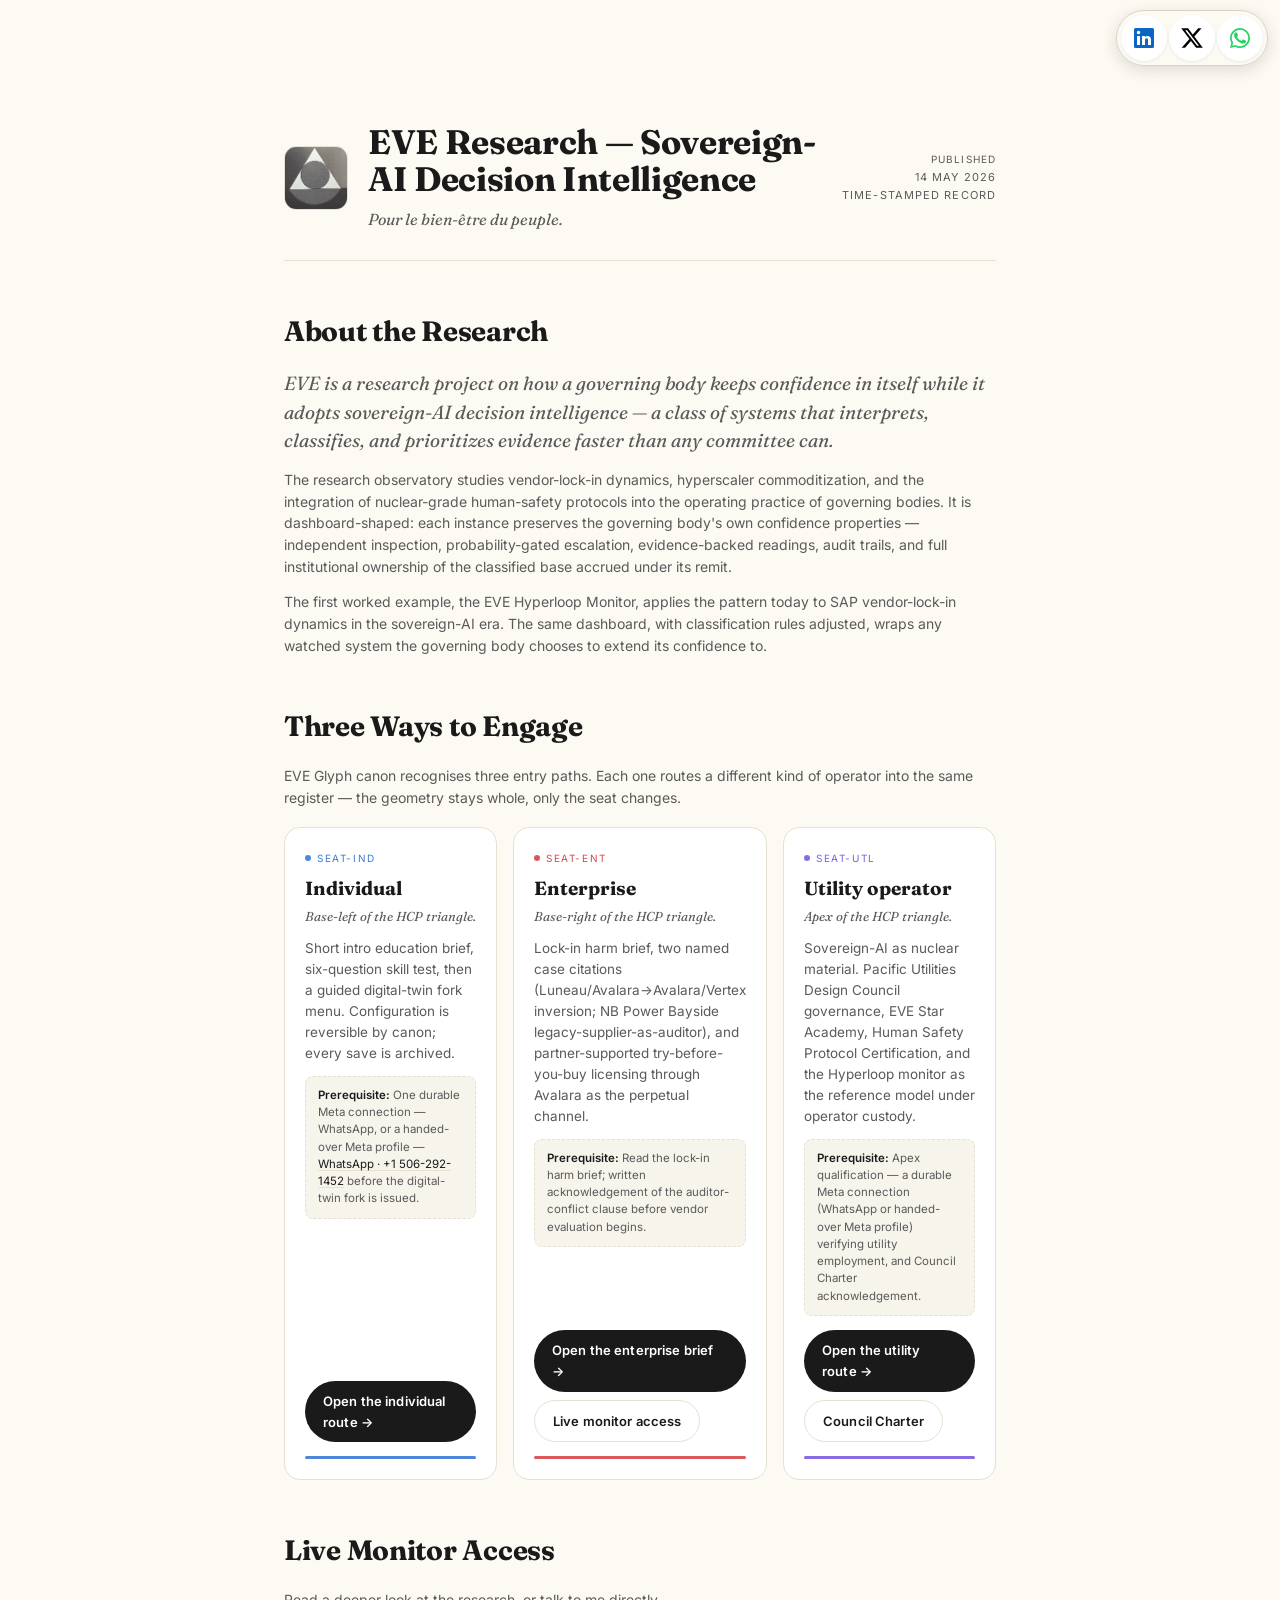
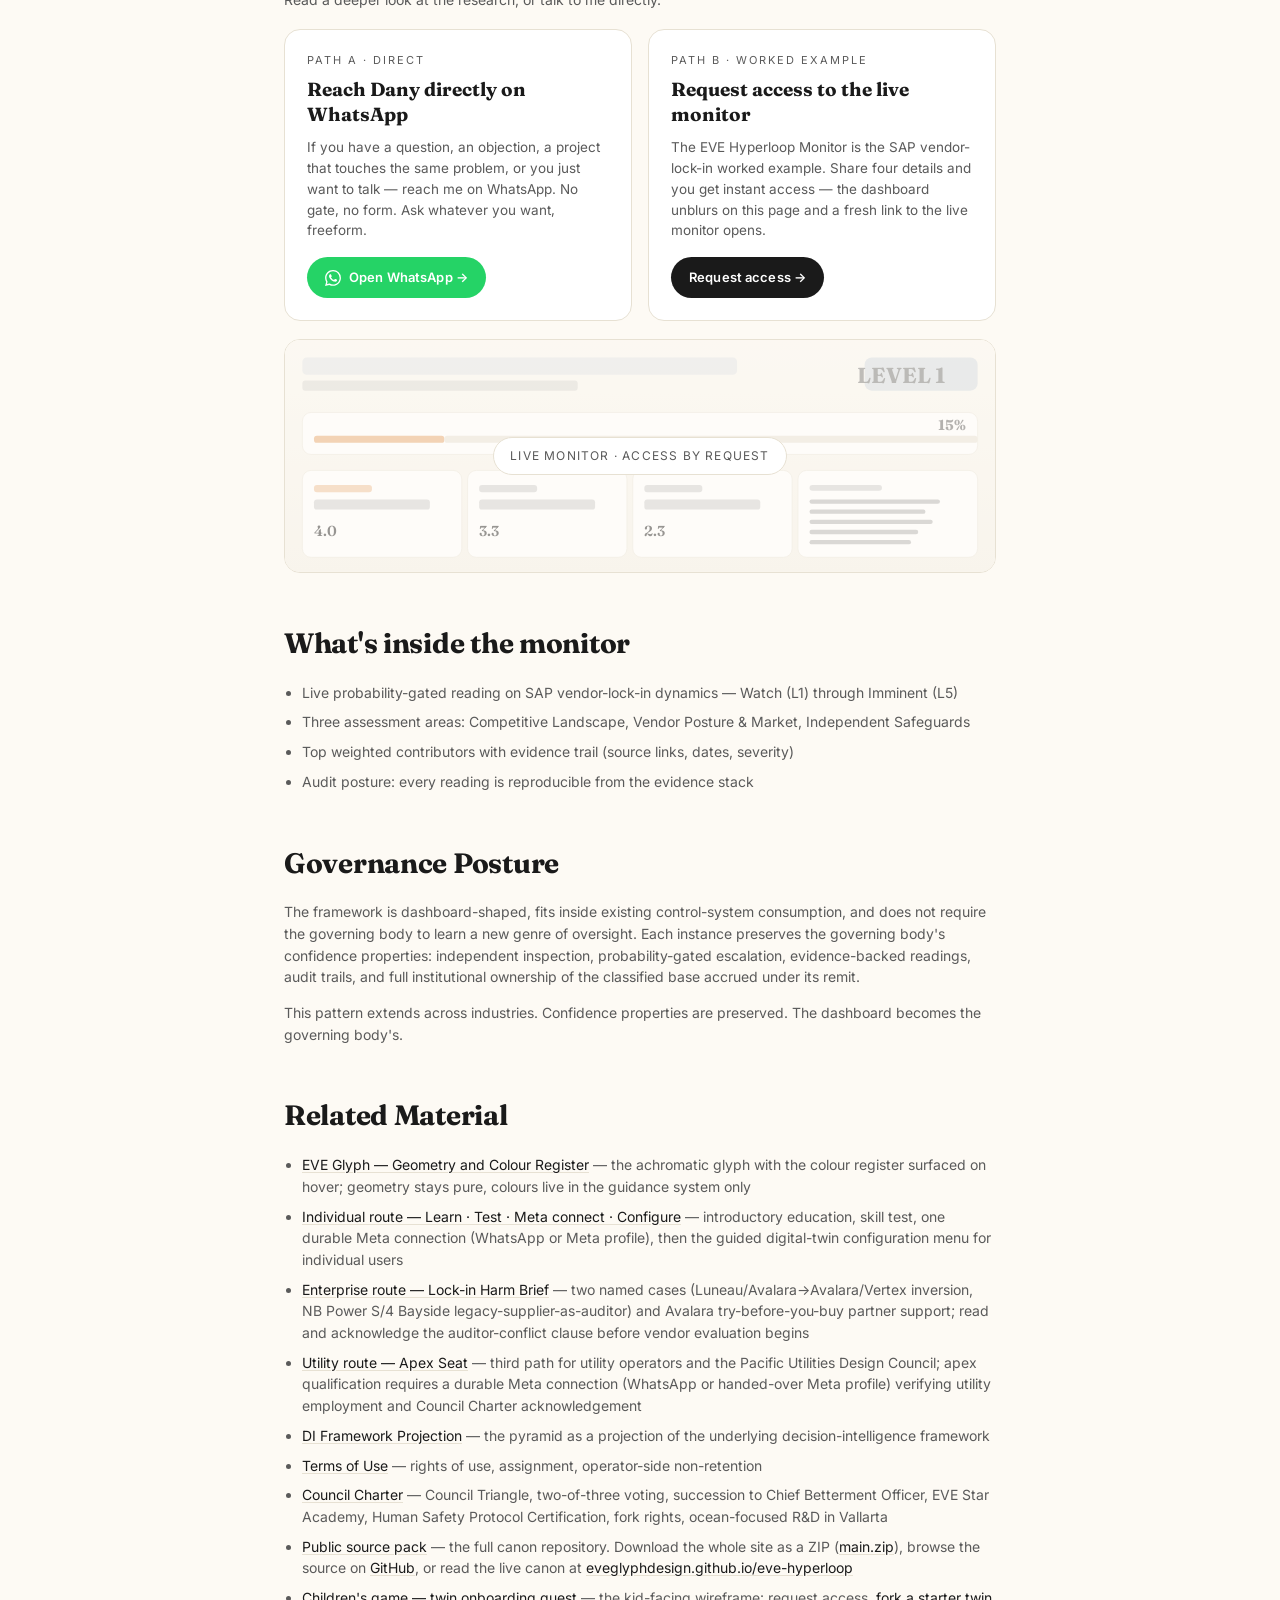
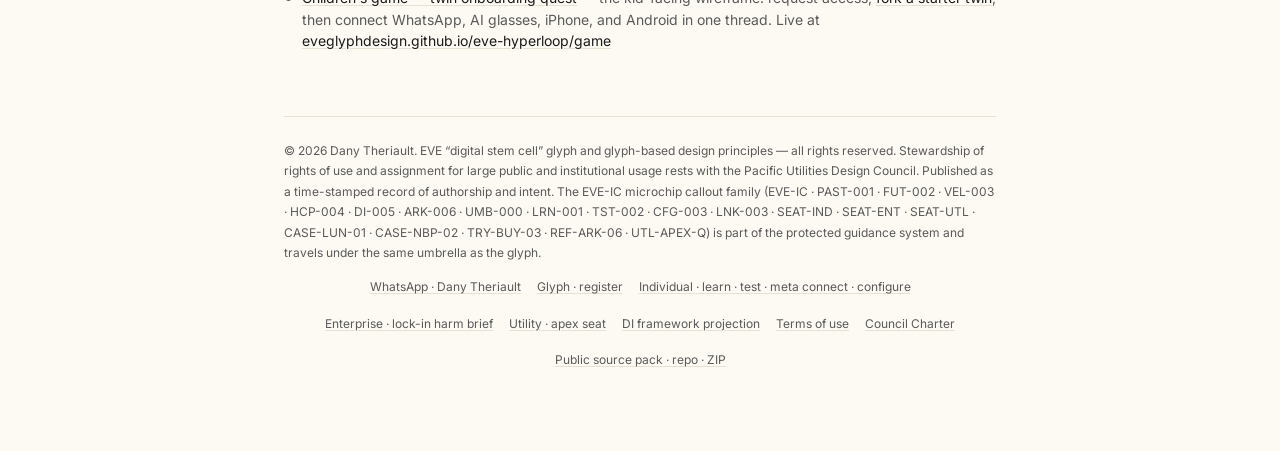
<file: index.html>
<!doctype html>
<html lang="en">
  <head>
    <meta charset="UTF-8" />
    <meta name="viewport" content="width=device-width, initial-scale=1.0" />
    <title>EVE Research — Sovereign-AI Decision Intelligence</title>
    <meta name="description" content="EVE Glyph Design applied to sovereign-AI decision intelligence: a research observatory on vendor-lock-in dynamics, governance posture, and the integration of nuclear human-safety protocols. Access the worked-example monitor by request or reach Dany Theriault directly." />
    <link rel="preconnect" href="https://fonts.googleapis.com" />
    <link rel="preconnect" href="https://fonts.gstatic.com" crossorigin />
    <link href="https://fonts.googleapis.com/css2?family=Fraunces:opsz,wght@9..144,500;9..144,700&family=Inter:wght@400;500;600;700&display=swap" rel="stylesheet" />
    <style>
      :root{
        --bg:#fdfaf4;
        --ink:#1a1a1a;
        --ink-soft:#5a5a5a;
        --line:#e7e1d3;
        --circle:#e8a468;
        --triangle:#5f9e6e;
        --sphere:#6a8caf;
        --whatsapp:#25d366;
        --whatsapp-dark:#128c7e;
        --serif:Fraunces,Georgia,serif;
        --sans:Inter,system-ui,-apple-system,sans-serif;

        /* Register colours — off-glyph accents only (EVE-IC silk-screen family) */
        --reg-past:#3a7bd5;
        --reg-future:#d7464b;
        --reg-velocity:#ee8b3c;
        --reg-hcp:#7c5ce0;
        --reg-di:#3fb27f;
        --reg-ark:#7fc4e8;

        --green:#5f9e6e;
        --red:#c0524a;
      }
      *{box-sizing:border-box}
      html,body{margin:0;padding:0;background:var(--bg);color:var(--ink);font-family:var(--sans);line-height:1.6;-webkit-font-smoothing:antialiased}
      a{color:var(--ink);text-decoration:underline;text-decoration-color:var(--line);text-underline-offset:2px}
      a:hover{text-decoration-color:var(--ink-soft)}
      .wrap{max-width:760px;margin:0 auto;padding:56px 24px 80px}

      /* Language switcher */
      .lang-switch{position:fixed;top:18px;right:18px;display:flex;gap:6px;z-index:50;background:rgba(253,250,244,.85);backdrop-filter:blur(6px);padding:6px;border:1px solid var(--line);border-radius:999px}
      .lang-btn{appearance:none;border:none;background:transparent;cursor:pointer;width:34px;height:30px;border-radius:999px;font-size:18px;line-height:1;display:flex;align-items:center;justify-content:center;padding:0;transition:background .15s,transform .15s;opacity:.55}
      .lang-btn:hover{transform:translateY(-1px);opacity:1}
      .lang-btn.active{background:#fff;opacity:1;box-shadow:0 0 0 1px var(--line)}
      .lang-btn:focus-visible{outline:2px solid var(--sphere);outline-offset:2px}
      @media (max-width:480px){.lang-switch{top:12px;right:12px}}

      /* Header */
      header.top{display:flex;gap:20px;align-items:center;text-align:left;margin-bottom:48px;padding-bottom:28px;border-bottom:1px solid var(--line)}
      .glyph{width:64px;height:64px;flex-shrink:0;border-radius:12px;overflow:hidden;border:1px solid var(--line)}
      .glyph img{width:100%;height:100%;object-fit:cover;display:block}
      .brand{flex:1;min-width:0}
      h1{font-family:var(--serif);font-weight:700;font-size:34px;line-height:1.1;letter-spacing:-.01em;margin:0 0 8px 0;color:var(--ink)}
      .tagline{font-family:var(--serif);font-style:italic;font-size:16px;color:var(--ink-soft);margin:0}
      .stamp{margin-left:auto;text-align:right;font-size:11px;letter-spacing:.1em;text-transform:uppercase;color:var(--ink-soft);line-height:1.6;flex-shrink:0}
      .stamp .stamp-label{display:block;color:var(--ink-soft);font-size:10px;margin-bottom:2px}
      @media (max-width:600px){header.top{flex-wrap:wrap} .stamp{margin-left:0;text-align:left;width:100%}}

      section{margin:0 0 48px 0}
      h2{font-family:var(--serif);font-weight:700;font-size:28px;letter-spacing:-.01em;color:var(--ink);margin:0 0 16px 0}
      h3{font-family:var(--serif);font-weight:700;font-size:19px;line-height:1.3;color:var(--ink);margin:0 0 8px 0}
      p{margin:0 0 14px 0;font-size:14px;color:var(--ink-soft);line-height:1.55}
      p.lede{font-family:var(--serif);font-style:italic;font-size:19px;color:var(--ink-soft);line-height:1.5}
      .muted{color:var(--ink-soft)}
      .kicker{font-size:11px;letter-spacing:.18em;text-transform:uppercase;color:var(--ink-soft);margin:0 0 8px}
      ul.tight{margin:0 0 14px 18px;padding:0}
      ul.tight li{font-size:14px;color:var(--ink-soft);margin-bottom:8px;line-height:1.55}

      /* === EVE-IC microchip engagement cards =============================
         Canon vocabulary preserved: each engagement path still renders as a
         labelled card carrying a mono part-number and a silk-screen accent
         stripe in the register colour at the foot. Three paths: Individual,
         Enterprise, Utility. Presentation is now the clean card language;
         colour still lives only on the stripe/part-number, never the glyph. */
      .engage{display:grid;grid-template-columns:repeat(3,1fr);gap:16px;margin:6px 0 10px 0}
      @media (max-width:860px){.engage{grid-template-columns:1fr}}
      .ic{position:relative;background:#fff;border:1px solid var(--line);border-radius:16px;padding:22px 20px 20px;display:flex;flex-direction:column}
      .ic .pn{font-size:10px;text-transform:uppercase;letter-spacing:.16em;margin:0 0 10px 0;color:var(--ink-soft);display:flex;align-items:center;gap:6px}
      .ic .pn::before{content:"";display:inline-block;width:6px;height:6px;border-radius:50%;background:currentColor;opacity:.9}
      .ic h3{font-size:19px;margin:0 0 6px 0}
      .ic .sub{font-family:var(--serif);font-style:italic;font-size:13px;color:var(--ink-soft);margin:0 0 12px 0}
      .ic p{font-size:13.5px;color:var(--ink-soft);line-height:1.55;margin:0 0 12px 0}
      .ic .req{font-size:11.5px;color:var(--ink-soft);background:#f7f4ec;border:1px dashed var(--line);border-radius:8px;padding:10px 12px;margin:0 0 14px 0;line-height:1.5}
      .ic .req strong{color:var(--ink);font-weight:600}
      .ic .ctarow{margin-top:auto;display:flex;flex-wrap:wrap;gap:8px}
      .ic .stripe{margin-top:14px;height:3px;border-radius:2px;opacity:.9}
      .ic-individual .pn{color:var(--reg-past)} .ic-individual .stripe{background:var(--reg-past)}
      .ic-enterprise .pn{color:var(--reg-future)} .ic-enterprise .stripe{background:var(--reg-future)}
      .ic-utility    .pn{color:var(--reg-hcp)}   .ic-utility    .stripe{background:var(--reg-hcp)}

      /* CTAs */
      .cta{display:inline-flex;align-items:center;gap:8px;background:var(--ink);color:#fff;font-weight:600;font-size:13px;letter-spacing:.01em;padding:10px 18px;border-radius:999px;text-decoration:none;border:none;transition:background .15s}
      .cta:hover{background:#333;text-decoration:none}
      .cta.secondary{background:transparent;color:var(--ink);border:1px solid var(--line)}
      .cta.secondary:hover{background:#f3f0e8}
      .cta.wa{background:var(--whatsapp);color:#fff}
      .cta.wa:hover{background:var(--whatsapp-dark)}
      .cta svg{width:16px;height:16px;fill:currentColor}

      /* Two-path access section */
      .paths{display:grid;grid-template-columns:1fr 1fr;gap:16px;margin:6px 0 8px 0}
      @media (max-width:640px){.paths{grid-template-columns:1fr}}
      .path-card{background:#fff;border:1px solid var(--line);border-radius:16px;padding:22px;display:flex;flex-direction:column}
      .path-card h3{margin:0 0 10px 0}
      .path-card p{font-size:13.5px;color:var(--ink-soft);line-height:1.55;margin-bottom:16px}
      .path-card .cta{margin-top:auto;align-self:flex-start}

      /* Form */
      .form-block{background:#fff;border:1px solid var(--line);border-left:3px solid var(--sphere);border-radius:16px;padding:24px 22px;margin-top:18px;display:none}
      .form-block.open{display:block}
      .form-block label{display:block;font-size:11px;text-transform:uppercase;letter-spacing:.1em;color:var(--ink-soft);margin:14px 0 6px 0}
      .form-block input, .form-block textarea{width:100%;padding:10px 12px;background:#fdfaf4;border:1px solid var(--line);border-radius:8px;color:var(--ink);font-family:var(--sans);font-size:14.5px;outline:none}
      .form-block input:focus, .form-block textarea:focus{border-color:var(--sphere)}
      .form-block textarea{min-height:80px;resize:vertical;font-family:var(--sans)}
      .form-block .hp{position:absolute;left:-9999px;width:1px;height:1px;opacity:0}
      .form-actions{display:flex;gap:12px;align-items:center;margin-top:18px;flex-wrap:wrap}
      .form-actions button{background:var(--ink);color:#fff;font-weight:600;font-size:13px;letter-spacing:.01em;padding:11px 22px;border-radius:999px;border:none;cursor:pointer;transition:background .15s}
      .form-actions button:hover{background:#333}
      .form-actions button[disabled]{opacity:.5;cursor:not-allowed}
      .form-status{font-size:12px;color:var(--ink-soft);min-height:18px}
      .form-status.ok{color:var(--green)}
      .form-status.err{color:var(--red)}

      /* Blurred preview */
      .preview-wrap{position:relative;margin-top:18px;border-radius:16px;overflow:hidden;border:1px solid var(--line)}
      .preview-img{display:block;width:100%;height:auto;filter:blur(8px) saturate(0.85) brightness(0.97);transition:filter .8s ease;pointer-events:none;user-select:none}
      .preview-wrap.unlocked .preview-img{filter:none}
      .preview-overlay{position:absolute;inset:0;display:flex;align-items:center;justify-content:center;background:rgba(253,250,244,.55);transition:opacity .6s ease}
      .preview-wrap.unlocked .preview-overlay{opacity:0;pointer-events:none}
      .preview-overlay .label{font-size:12px;letter-spacing:.1em;text-transform:uppercase;color:var(--ink-soft);padding:8px 16px;background:#fff;border:1px solid var(--line);border-radius:999px}
      .preview-svg{display:block;width:100%;height:auto;background:#f7f4ec}

      .unlocked-cta{display:none;margin-top:16px}
      .unlocked-cta.show{display:block}

      /* Footer */
      footer.foot{margin-top:64px;padding-top:24px;border-top:1px solid var(--line);text-align:center;font-size:12px;color:var(--ink-soft);line-height:1.7}
      footer.foot a{color:var(--ink-soft)}
      footer.foot > div:first-child{text-align:left;font-family:var(--sans)}
      .links-row{display:flex;flex-wrap:wrap;gap:16px;margin-top:14px;justify-content:center}
      .links-row a{color:var(--ink)}
      blockquote.attest{margin:18px 0;padding:14px 18px;border-left:2px solid var(--sphere);background:#f3f6fa;border-radius:0 12px 12px 0;font-family:var(--serif);font-style:italic;color:var(--ink);font-size:15.5px}
    </style>
  </head>
  <body>
<!-- EGD-CHECKIN-START v4 · fixed thumb-reachable check-in corner · Dany Theriault -->
<style>
  /* Reserve top-right corner on the page so existing chrome doesn't collide */
  body{padding-top:68px !important}
  /* Extra specificity via #egd-checkin to defeat any host-page nav rules */
  #egd-checkin{position:fixed !important;top:10px !important;right:12px !important;left:auto !important;bottom:auto !important;width:auto !important;max-width:none !important;margin:0 !important;z-index:9999 !important;display:flex !important;flex-direction:row !important;flex:0 0 auto !important;align-items:center !important;justify-content:flex-start !important;gap:2px !important;padding:4px !important;background:rgba(253,250,244,.96) !important;backdrop-filter:blur(10px);-webkit-backdrop-filter:blur(10px);border:1px solid #d9d2c1 !important;border-radius:999px !important;box-shadow:0 4px 16px rgba(26,26,26,.14) !important;font-family:Inter,system-ui,sans-serif !important}
  #egd-checkin a{display:flex !important;flex:0 0 auto !important;align-items:center !important;justify-content:center !important;width:46px !important;height:46px !important;padding:0 !important;margin:0 !important;border-radius:50% !important;background:#fff !important;border:1px solid transparent !important;text-decoration:none !important;color:inherit !important;box-shadow:0 1px 3px rgba(26,26,26,.08) !important;transition:border-color .15s ease,transform .15s ease,box-shadow .15s ease}
  #egd-checkin a:hover,#egd-checkin a:focus-visible{border-color:#e87722 !important;transform:translateY(-1px);box-shadow:0 3px 8px rgba(232,119,34,.25) !important}
  #egd-checkin a svg{width:24px !important;height:24px !important;display:block !important}
  #egd-checkin a[data-net="linkedin"] svg{fill:#0a66c2 !important}
  #egd-checkin a[data-net="x"] svg{fill:#000 !important}
  #egd-checkin a[data-net="whatsapp"] svg{fill:#25d366 !important}
  #egd-checkin .egd-sr{position:absolute !important;width:1px;height:1px;overflow:hidden;clip:rect(0 0 0 0);white-space:nowrap}
  @media (max-width:480px){body{padding-top:62px !important}#egd-checkin{top:8px !important;right:8px !important;padding:3px !important;gap:2px !important}#egd-checkin a{width:44px !important;height:44px !important}#egd-checkin a svg{width:22px !important;height:22px !important}}
</style>
<div id="egd-checkin" role="navigation" aria-label="Check in with Dany">
  <a href="https://www.linkedin.com/in/danytheriault" target="_blank" rel="noopener" data-net="linkedin" title="Connect on LinkedIn"><span class="egd-sr">Connect on LinkedIn</span><svg viewBox="0 0 24 24" aria-hidden="true"><path d="M20.5 2h-17A1.5 1.5 0 002 3.5v17A1.5 1.5 0 003.5 22h17a1.5 1.5 0 001.5-1.5v-17A1.5 1.5 0 0020.5 2zM8 19H5v-9h3zM6.5 8.25A1.75 1.75 0 118.3 6.5a1.78 1.78 0 01-1.8 1.75zM19 19h-3v-4.74c0-1.42-.6-1.93-1.38-1.93A1.74 1.74 0 0013 14.19a.66.66 0 000 .14V19h-3v-9h2.9v1.3a3.11 3.11 0 012.7-1.4c1.55 0 3.36.86 3.36 3.66z"/></svg></a>
  <a href="https://x.com/DDTheriault75" target="_blank" rel="noopener" data-net="x" title="Follow on X"><span class="egd-sr">Follow on X</span><svg viewBox="0 0 24 24" aria-hidden="true"><path d="M18.244 2.25h3.308l-7.227 8.26 8.502 11.24H16.17l-5.214-6.817L4.99 21.75H1.68l7.73-8.835L1.254 2.25H8.08l4.713 6.231zm-1.161 17.52h1.833L7.084 4.126H5.117z"/></svg></a>
  <a href="https://wa.me/15062921452" target="_blank" rel="noopener" data-net="whatsapp" title="Message on WhatsApp"><span class="egd-sr">Message on WhatsApp</span><svg viewBox="0 0 24 24" aria-hidden="true"><path d="M17.472 14.382c-.297-.149-1.758-.867-2.03-.967-.273-.099-.471-.148-.67.15-.197.297-.767.966-.94 1.164-.173.199-.347.223-.644.075-.297-.15-1.255-.463-2.39-1.475-.883-.788-1.48-1.761-1.653-2.059-.173-.297-.018-.458.13-.606.134-.133.298-.347.446-.52.149-.174.198-.298.298-.497.099-.198.05-.371-.025-.52-.075-.149-.669-1.612-.916-2.207-.242-.579-.487-.5-.669-.51-.173-.008-.371-.01-.57-.01-.198 0-.52.074-.792.372-.272.297-1.04 1.016-1.04 2.479 0 1.462 1.065 2.875 1.213 3.074.149.198 2.096 3.2 5.077 4.487.71.306 1.263.489 1.694.625.712.227 1.36.195 1.871.118.571-.085 1.758-.719 2.006-1.413.248-.694.248-1.289.173-1.413-.074-.124-.272-.198-.57-.347zM12.027 2c-5.51 0-9.987 4.478-9.987 9.988 0 1.76.46 3.482 1.334 5.001L2 22l5.121-1.343A9.94 9.94 0 0012.017 22h.005c5.51 0 9.987-4.478 9.987-9.988A9.928 9.928 0 0019.089 4.9 9.928 9.928 0 0012.032 2zm0 18.32h-.003a8.31 8.31 0 01-4.23-1.159l-.303-.18-3.14.823.838-3.06-.198-.313A8.245 8.245 0 013.78 12c0-4.54 3.696-8.236 8.24-8.236a8.19 8.19 0 015.826 2.412 8.19 8.19 0 012.412 5.83c0 4.54-3.697 8.235-8.24 8.235z"/></svg></a>
</div>
<!-- EGD-CHECKIN-END v4 -->


    <nav class="lang-switch" aria-label="Selector de idioma / Language selector">
      <button class="lang-btn" data-lang="es" title="Español" aria-label="Español">🇪🇸</button>
      <button class="lang-btn" data-lang="en" title="English" aria-label="English">🇬🇧</button>
      <button class="lang-btn" data-lang="fr" title="Français" aria-label="Français">🇫🇷</button>
    </nav>
    <div class="wrap">
      <header class="top">
        <div class="glyph"><img src="./assets/eve-glyph-CLvHhd6w.jpg" alt="EVE digital stem cell glyph by Dany Theriault" /></div>
        <div class="brand">
          <h1 data-i18n="h1">EVE Research — Sovereign-AI Decision Intelligence</h1>
          <p class="tagline">Pour le bien-être du peuple.</p>
        </div>
        <div class="stamp">
          <span class="stamp-label" data-i18n="published">Published</span>
          <span data-i18n="pubdate">14 May 2026</span><br /><span data-i18n="timestamp">Time-stamped record</span>
        </div>
      </header>

      <section>
        <h2 data-i18n="aboutH2">About the Research</h2>
        <p class="lede" data-i18n="aboutLede">EVE is a research project on how a governing body keeps confidence in itself while it adopts sovereign-AI decision intelligence — a class of systems that interprets, classifies, and prioritizes evidence faster than any committee can.</p>
        <p data-i18n="aboutP1">The research observatory studies vendor-lock-in dynamics, hyperscaler commoditization, and the integration of nuclear-grade human-safety protocols into the operating practice of governing bodies. It is dashboard-shaped: each instance preserves the governing body's own confidence properties — independent inspection, probability-gated escalation, evidence-backed readings, audit trails, and full institutional ownership of the classified base accrued under its remit.</p>
        <p class="muted" data-i18n="aboutP2">The first worked example, the EVE Hyperloop Monitor, applies the pattern today to SAP vendor-lock-in dynamics in the sovereign-AI era. The same dashboard, with classification rules adjusted, wraps any watched system the governing body chooses to extend its confidence to.</p>
      </section>

      <section>
        <h2 data-i18n="engageH2">Three Ways to Engage</h2>
        <p class="muted" style="margin-bottom:18px" data-i18n="engageIntro">EVE Glyph canon recognises three entry paths. Each one routes a different kind of operator into the same register — the geometry stays whole, only the seat changes.</p>

        <div class="engage">
          <!-- Individual -->
          <article class="ic ic-individual">
            <span class="pn">SEAT-IND</span>
            <h3 data-i18n="indTitle">Individual</h3>
            <p class="sub" data-i18n="indSub">Base-left of the HCP triangle.</p>
            <p data-i18n="indBody">Short intro education brief, six-question skill test, then a guided digital-twin fork menu. Configuration is reversible by canon; every save is archived.</p>
            <div class="req"><strong data-i18n="prereq">Prerequisite:</strong> <span data-i18n="indReq">One durable Meta connection — WhatsApp, or a handed-over Meta profile —</span> <a href="https://wa.me/15062921452" target="_blank" rel="noopener">WhatsApp · +1 506-292-1452</a> <span data-i18n="indReq2">before the digital-twin fork is issued.</span></div>
            <div class="ctarow">
              <a class="cta" href="./individual.html" data-i18n="indCta">Open the individual route →</a>
            </div>
            <div class="stripe"></div>
          </article>

          <!-- Enterprise -->
          <article class="ic ic-enterprise">
            <span class="pn">SEAT-ENT</span>
            <h3 data-i18n="entTitle">Enterprise</h3>
            <p class="sub" data-i18n="entSub">Base-right of the HCP triangle.</p>
            <p data-i18n="entBody">Lock-in harm brief, two named case citations (Luneau/Avalara→Avalara/Vertex inversion; NB Power Bayside legacy-supplier-as-auditor), and partner-supported try-before-you-buy licensing through Avalara as the perpetual channel.</p>
            <div class="req"><strong data-i18n="prereq">Prerequisite:</strong> <span data-i18n="entReq">Read the lock-in harm brief; written acknowledgement of the auditor-conflict clause before vendor evaluation begins.</span></div>
            <div class="ctarow">
              <a class="cta" href="./enterprise.html" data-i18n="entCta">Open the enterprise brief →</a>
              <a class="cta secondary" href="#request" data-i18n="entCta2">Live monitor access</a>
            </div>
            <div class="stripe"></div>
          </article>

          <!-- Utility -->
          <article class="ic ic-utility">
            <span class="pn">SEAT-UTL</span>
            <h3 data-i18n="utlTitle">Utility operator</h3>
            <p class="sub" data-i18n="utlSub">Apex of the HCP triangle.</p>
            <p data-i18n="utlBody">Sovereign-AI as nuclear material. Pacific Utilities Design Council governance, EVE Star Academy, Human Safety Protocol Certification, and the Hyperloop monitor as the reference model under operator custody.</p>
            <div class="req"><strong data-i18n="prereq">Prerequisite:</strong> <span data-i18n="utlReq">Apex qualification — a durable Meta connection (WhatsApp or handed-over Meta profile) verifying utility employment, and Council Charter acknowledgement.</span></div>
            <div class="ctarow">
              <a class="cta" href="./utility.html" data-i18n="utlCta">Open the utility route →</a>
              <a class="cta secondary" href="./council.html" data-i18n="utlCta2">Council Charter</a>
            </div>
            <div class="stripe"></div>
          </article>
        </div>
      </section>

      <section>
        <h2 data-i18n="monH2">Live Monitor Access</h2>
        <p class="muted" style="margin-bottom:18px" data-i18n="monIntro">Read a deeper look at the research, or talk to me directly.</p>

        <div class="paths">

          <!-- PATH A: Direct WhatsApp -->
          <div class="path-card">
            <div class="kicker" data-i18n="pathAKicker">Path A · Direct</div>
            <h3 data-i18n="pathATitle">Reach Dany directly on WhatsApp</h3>
            <p data-i18n="pathABody">If you have a question, an objection, a project that touches the same problem, or you just want to talk — reach me on WhatsApp. No gate, no form. Ask whatever you want, freeform.</p>
            <a class="cta wa" href="https://wa.me/15062921452" target="_blank" rel="noopener">
              <svg viewBox="0 0 24 24" aria-hidden="true"><path d="M17.472 14.382c-.297-.149-1.758-.867-2.03-.967-.273-.099-.471-.148-.67.15-.197.297-.767.966-.94 1.164-.173.199-.347.223-.644.075-.297-.15-1.255-.463-2.39-1.475-.883-.788-1.48-1.761-1.653-2.059-.173-.297-.018-.458.13-.606.134-.133.298-.347.446-.52.149-.174.198-.298.298-.497.099-.198.05-.371-.025-.52-.075-.149-.669-1.612-.916-2.207-.242-.579-.487-.5-.669-.51-.173-.008-.371-.01-.57-.01-.198 0-.52.074-.792.372-.272.297-1.04 1.016-1.04 2.479 0 1.462 1.065 2.875 1.213 3.074.149.198 2.096 3.2 5.077 4.487.709.306 1.262.489 1.694.625.712.227 1.36.195 1.871.118.571-.085 1.758-.719 2.006-1.413.248-.694.248-1.289.173-1.413-.074-.124-.272-.198-.57-.347m-5.421 7.403h-.004a9.87 9.87 0 01-5.031-1.378l-.361-.214-3.741.982.998-3.648-.235-.374a9.86 9.86 0 01-1.51-5.26c.001-5.45 4.436-9.884 9.888-9.884 2.64 0 5.122 1.03 6.988 2.898a9.825 9.825 0 012.893 6.994c-.003 5.45-4.437 9.884-9.885 9.884m8.413-18.297A11.815 11.815 0 0012.05 0C5.495 0 .16 5.335.157 11.892c0 2.096.547 4.142 1.588 5.945L.057 24l6.305-1.654a11.882 11.882 0 005.683 1.448h.005c6.554 0 11.89-5.335 11.893-11.893a11.821 11.821 0 00-3.48-8.413z"/></svg>
              <span data-i18n="pathACta">Open WhatsApp →</span>
            </a>
          </div>

          <!-- PATH B: Gated monitor access -->
          <div class="path-card">
            <div class="kicker" data-i18n="pathBKicker">Path B · Worked example</div>
            <h3 data-i18n="pathBTitle">Request access to the live monitor</h3>
            <p data-i18n="pathBBody">The EVE Hyperloop Monitor is the SAP vendor-lock-in worked example. Share four details and you get instant access — the dashboard unblurs on this page and a fresh link to the live monitor opens.</p>
            <a class="cta" href="#request" id="open-form-btn" data-i18n="pathBCta">Request access →</a>
          </div>

        </div>

        <!-- Gated form -->
        <div class="form-block" id="form-block">
          <div class="kicker" data-i18n="formKicker">Contact intake · routed to Dany via WhatsApp</div>
          <p style="font-size:13px;color:var(--ink-soft);margin-bottom:0" data-i18n="formIntro">Four fields. A WhatsApp pings me with your details and the dashboard unlocks for you. You will not receive marketing email — this is direct human-to-human routing.</p>

          <form id="gate-form" novalidate>
            <label for="email" data-i18n="lblEmail">Work email</label>
            <input type="email" id="email" name="email" required autocomplete="email" placeholder="you@company.example" />

            <label for="whatsapp" data-i18n="lblWhatsapp">WhatsApp or phone (with country code)</label>
            <input type="tel" id="whatsapp" name="whatsapp" required autocomplete="tel" placeholder="+1 555 123 4567" />

            <label for="company_role" data-i18n="lblCompany">Company and role</label>
            <input type="text" id="company_role" name="company_role" required placeholder="e.g. Avalara · VP Channel Strategy" />

            <label for="linkedin" data-i18n="lblMeta">Meta profile URL (WhatsApp, Facebook, or Instagram)</label>
            <input type="url" id="linkedin" name="linkedin" required placeholder="https://facebook.com/you · wa.me/you · instagram.com/you" />

            <label for="message" data-i18n="lblMessage">Anything else (optional)</label>
            <textarea id="message" name="message" data-i18n-ph="phMessage" placeholder="What brings you here? What would you want to look at first?"></textarea>

            <!-- honeypot -->
            <input type="text" class="hp" tabindex="-1" autocomplete="off" name="website" />

            <div class="form-actions">
              <button type="submit" id="submit-btn" data-i18n="submitBtn">Send &amp; unlock monitor</button>
              <span class="form-status" id="form-status"></span>
            </div>
          </form>
        </div>

        <!-- Blurred preview + unlock CTA -->
        <div class="preview-wrap" id="preview-wrap">
          <svg class="preview-svg" viewBox="0 0 980 320" xmlns="http://www.w3.org/2000/svg" preserveAspectRatio="none">
            <defs>
              <linearGradient id="bg" x1="0" y1="0" x2="0" y2="1">
                <stop offset="0" stop-color="#fbf8f1"/>
                <stop offset="1" stop-color="#f3efe4"/>
              </linearGradient>
            </defs>
            <rect width="980" height="320" fill="url(#bg)"/>
            <!-- Header band -->
            <rect x="24" y="24" width="600" height="24" rx="6" fill="#6a8caf" opacity=".18"/>
            <rect x="24" y="56" width="380" height="14" rx="4" fill="#5a5a5a" opacity=".2"/>
            <rect x="800" y="24" width="156" height="46" rx="10" fill="#6a8caf" opacity=".28"/>
            <!-- Big number -->
            <text x="850" y="60" font-family="Fraunces, Georgia, serif" font-size="30" font-weight="700" fill="#5a5a5a" text-anchor="middle" opacity=".85">LEVEL 1</text>
            <!-- Probability bar -->
            <rect x="24" y="100" width="932" height="58" rx="12" fill="#fff" stroke="#e7e1d3"/>
            <rect x="40" y="132" width="180" height="10" rx="4" fill="#e8a468"/>
            <rect x="220" y="132" width="736" height="10" rx="4" fill="#e7e1d3"/>
            <text x="940" y="124" font-family="Fraunces, Georgia, serif" font-size="20" font-weight="700" fill="#5a5a5a" text-anchor="end">15%</text>
            <!-- 3 area cards -->
            <rect x="24" y="180" width="220" height="120" rx="12" fill="#fff" stroke="#e7e1d3"/>
            <rect x="40" y="200" width="80" height="10" rx="4" fill="#e8a468" opacity=".7"/>
            <rect x="40" y="220" width="160" height="14" rx="4" fill="#5a5a5a" opacity=".3"/>
            <text x="40" y="270" font-family="Fraunces, Georgia, serif" font-size="20" font-weight="600" fill="#1a1a1a">4.0</text>
            <rect x="252" y="180" width="220" height="120" rx="12" fill="#fff" stroke="#e7e1d3"/>
            <rect x="268" y="200" width="80" height="10" rx="4" fill="#5a5a5a" opacity=".3"/>
            <rect x="268" y="220" width="160" height="14" rx="4" fill="#5a5a5a" opacity=".3"/>
            <text x="268" y="270" font-family="Fraunces, Georgia, serif" font-size="20" font-weight="600" fill="#1a1a1a">3.3</text>
            <rect x="480" y="180" width="220" height="120" rx="12" fill="#fff" stroke="#e7e1d3"/>
            <rect x="496" y="200" width="80" height="10" rx="4" fill="#5a5a5a" opacity=".3"/>
            <rect x="496" y="220" width="160" height="14" rx="4" fill="#5a5a5a" opacity=".3"/>
            <text x="496" y="270" font-family="Fraunces, Georgia, serif" font-size="20" font-weight="600" fill="#1a1a1a">2.3</text>
            <!-- Contributors table -->
            <rect x="708" y="180" width="248" height="120" rx="12" fill="#fff" stroke="#e7e1d3"/>
            <rect x="724" y="200" width="100" height="8" rx="4" fill="#5a5a5a" opacity=".3"/>
            <rect x="724" y="220" width="180" height="6" rx="3" fill="#1a1a1a" opacity=".35"/>
            <rect x="724" y="234" width="160" height="6" rx="3" fill="#1a1a1a" opacity=".35"/>
            <rect x="724" y="248" width="170" height="6" rx="3" fill="#1a1a1a" opacity=".35"/>
            <rect x="724" y="262" width="150" height="6" rx="3" fill="#1a1a1a" opacity=".35"/>
            <rect x="724" y="276" width="140" height="6" rx="3" fill="#1a1a1a" opacity=".35"/>
          </svg>
          <div class="preview-overlay">
            <div class="label" data-i18n="previewLabel">Live monitor · access by request</div>
          </div>
        </div>

        <div class="unlocked-cta" id="unlocked-cta">
          <a class="cta" href="./monitor.html" id="open-monitor-btn" data-i18n="openMonitor">Open the live monitor →</a>
          <span class="muted" style="margin-left:14px;font-size:13px" data-i18n="accessValid">Access valid for 1 hour. Send again any time.</span>
        </div>
      </section>

      <section>
        <h2 data-i18n="insideH2">What's inside the monitor</h2>
        <ul class="tight">
          <li data-i18n="inside1">Live probability-gated reading on SAP vendor-lock-in dynamics — Watch (L1) through Imminent (L5)</li>
          <li data-i18n="inside2">Three assessment areas: Competitive Landscape, Vendor Posture &amp; Market, Independent Safeguards</li>
          <li data-i18n="inside3">Top weighted contributors with evidence trail (source links, dates, severity)</li>
          <li data-i18n="inside4">Audit posture: every reading is reproducible from the evidence stack</li>
        </ul>
      </section>

      <section>
        <h2 data-i18n="govH2">Governance Posture</h2>
        <p data-i18n="govP1">The framework is dashboard-shaped, fits inside existing control-system consumption, and does not require the governing body to learn a new genre of oversight. Each instance preserves the governing body's confidence properties: independent inspection, probability-gated escalation, evidence-backed readings, audit trails, and full institutional ownership of the classified base accrued under its remit.</p>
        <p data-i18n="govP2">This pattern extends across industries. Confidence properties are preserved. The dashboard becomes the governing body's.</p>
      </section>

      <section>
        <h2 data-i18n="relH2">Related Material</h2>
        <ul class="tight">
          <li><a href="./glyph.html" data-i18n="relGlyphLink">EVE Glyph — Geometry and Colour Register</a> <span data-i18n="relGlyph">— the achromatic glyph with the colour register surfaced on hover; geometry stays pure, colours live in the guidance system only</span></li>
          <li><a href="./individual.html" data-i18n="relIndLink">Individual route — Learn · Test · Meta connect · Configure</a> <span data-i18n="relInd">— introductory education, skill test, one durable Meta connection (WhatsApp or Meta profile), then the guided digital-twin configuration menu for individual users</span></li>
          <li><a href="./enterprise.html" data-i18n="relEntLink">Enterprise route — Lock-in Harm Brief</a> <span data-i18n="relEnt">— two named cases (Luneau/Avalara→Avalara/Vertex inversion, NB Power S/4 Bayside legacy-supplier-as-auditor) and Avalara try-before-you-buy partner support; read and acknowledge the auditor-conflict clause before vendor evaluation begins</span></li>
          <li><a href="./utility.html" data-i18n="relUtlLink">Utility route — Apex Seat</a> <span data-i18n="relUtl">— third path for utility operators and the Pacific Utilities Design Council; apex qualification requires a durable Meta connection (WhatsApp or handed-over Meta profile) verifying utility employment and Council Charter acknowledgement</span></li>
          <li><a href="./projection.html" data-i18n="relProjLink">DI Framework Projection</a> <span data-i18n="relProj">— the pyramid as a projection of the underlying decision-intelligence framework</span></li>
          <li><a href="./terms.html" data-i18n="relTermsLink">Terms of Use</a> <span data-i18n="relTerms">— rights of use, assignment, operator-side non-retention</span></li>
          <li><a href="./council.html" data-i18n="relCouncilLink">Council Charter</a> <span data-i18n="relCouncil">— Council Triangle, two-of-three voting, succession to Chief Betterment Officer, EVE Star Academy, Human Safety Protocol Certification, fork rights, ocean-focused R&amp;D in Vallarta</span></li>
          <li><a href="https://github.com/EVEglyphDesign/eve-hyperloop" target="_blank" rel="noopener" data-i18n="relSrcLink">Public source pack</a> <span data-i18n-html="relSrc">— the full canon repository. Download the whole site as a ZIP (<a href="https://github.com/EVEglyphDesign/eve-hyperloop/archive/refs/heads/main.zip">main.zip</a>), browse the source on <a href="https://github.com/EVEglyphDesign/eve-hyperloop" target="_blank" rel="noopener">GitHub</a>, or read the live canon at <a href="https://eveglyphdesign.github.io/eve-hyperloop/" target="_blank" rel="noopener">eveglyphdesign.github.io/eve-hyperloop</a></span></li>
          <li><a href="./game/" data-i18n="relGameLink">Children's game — twin onboarding quest</a> <span data-i18n-html="relGame">— the kid-facing wireframe: request access, <a href="https://github.com/EVEglyphDesign/eve-hyperloop/fork" target="_blank" rel="noopener">fork a starter twin</a>, then connect WhatsApp, AI glasses, iPhone, and Android in one thread. Live at <a href="https://eveglyphdesign.github.io/eve-hyperloop/game/" target="_blank" rel="noopener">eveglyphdesign.github.io/eve-hyperloop/game</a></span></li>
        </ul>
      </section>

      <footer class="foot">
        <div>© 2026 Dany Theriault. EVE “digital stem cell” glyph and glyph-based design principles — all rights reserved. Stewardship of rights of use and assignment for large public and institutional usage rests with the Pacific Utilities Design Council. Published as a time-stamped record of authorship and intent. The EVE-IC microchip callout family (EVE-IC · PAST-001 · FUT-002 · VEL-003 · HCP-004 · DI-005 · ARK-006 · UMB-000 · LRN-001 · TST-002 · CFG-003 · LNK-003 · SEAT-IND · SEAT-ENT · SEAT-UTL · CASE-LUN-01 · CASE-NBP-02 · TRY-BUY-03 · REF-ARK-06 · UTL-APEX-Q) is part of the protected guidance system and travels under the same umbrella as the glyph.</div>
        <div class="links-row">
          <a href="https://wa.me/15062921452" target="_blank" rel="noopener">WhatsApp · Dany Theriault</a>
          <a href="./glyph.html">Glyph &middot; register</a>
          <a href="./individual.html">Individual &middot; learn · test · meta connect · configure</a>
          <a href="./enterprise.html">Enterprise &middot; lock-in harm brief</a>
          <a href="./utility.html">Utility &middot; apex seat</a>
          <a href="./projection.html">DI framework projection</a>
          <a href="./terms.html">Terms of use</a>
          <a href="./council.html">Council Charter</a>
          <a href="https://github.com/EVEglyphDesign/eve-hyperloop" target="_blank" rel="noopener">Public source pack &middot; repo &middot; ZIP</a>
        </div>
      </footer>
    </div>

    <script>
      (function(){
        var WORKER = 'https://eve-gate.eveglyphdesign.workers.dev';
        var TOKEN_KEY = 'eve_gate_token_v1';

        var formBlock = document.getElementById('form-block');
        var openBtn = document.getElementById('open-form-btn');
        var form = document.getElementById('gate-form');
        var submitBtn = document.getElementById('submit-btn');
        var status = document.getElementById('form-status');
        var previewWrap = document.getElementById('preview-wrap');
        var unlockedCta = document.getElementById('unlocked-cta');

        function unlock() {
          previewWrap.classList.add('unlocked');
          unlockedCta.classList.add('show');
        }

        // If we already have a valid token, unlock immediately
        async function checkExistingToken() {
          var t = localStorage.getItem(TOKEN_KEY);
          if (!t) return;
          try {
            var res = await fetch(WORKER + '/verify', {
              method: 'POST',
              headers: { 'Content-Type': 'application/json' },
              body: JSON.stringify({ token: t })
            });
            var data = await res.json();
            if (data.valid) unlock();
            else localStorage.removeItem(TOKEN_KEY);
          } catch (e) { /* network error — silent */ }
        }
        checkExistingToken();

        openBtn.addEventListener('click', function(e){
          e.preventDefault();
          formBlock.classList.add('open');
          setTimeout(function(){ document.getElementById('email').focus(); }, 80);
          history.replaceState(null, '', '#request');
        });
        if (location.hash === '#request') formBlock.classList.add('open');

        form.addEventListener('submit', async function(e){
          e.preventDefault();
          status.className = 'form-status';
          status.textContent = 'Sending…';
          submitBtn.disabled = true;

          var payload = {
            email: form.email.value.trim(),
            whatsapp: form.whatsapp.value.trim(),
            company_role: form.company_role.value.trim(),
            meta_profile: form.linkedin.value.trim(),
            message: form.message.value.trim(),
            website: form.website.value /* honeypot */
          };

          try {
            var res = await fetch(WORKER + '/submit', {
              method: 'POST',
              headers: { 'Content-Type': 'application/json' },
              body: JSON.stringify(payload)
            });
            var data = await res.json();
            if (!res.ok || !data.ok) {
              status.className = 'form-status err';
              status.textContent = data.error
                ? ('Could not send: ' + data.error + (data.field ? ' (' + data.field + ')' : ''))
                : 'Could not send. Please try WhatsApp instead.';
              submitBtn.disabled = false;
              return;
            }
            localStorage.setItem(TOKEN_KEY, data.token);
            status.className = 'form-status ok';
            status.textContent = 'Thank you. The monitor is now unlocked below.';
            unlock();
            submitBtn.disabled = false;
            submitBtn.textContent = 'Sent ✓';
          } catch (e) {
            status.className = 'form-status err';
            status.textContent = 'Network error. Try WhatsApp for a direct reply.';
            submitBtn.disabled = false;
          }
        });
      })();
    </script>

    <script>
      /* ===== Language switcher (ES default / EN / FR) =====================
         Translates visible UI copy only. The footer copyright statement and
         the EVE-IC part-number register are left verbatim in every language
         to preserve the protected authorship/copyright record. Form logic,
         hrefs, the glyph, and the Cloudflare worker are untouched. */
      const I18N = {
        es: {
          docTitle: "EVE Research — Inteligencia de Decisiones con IA Soberana",
          h1: "EVE Research — Inteligencia de Decisiones con IA Soberana",
          published: "Publicado", pubdate: "14 de mayo de 2026", timestamp: "Registro con marca de tiempo",
          aboutH2: "Sobre la investigación",
          aboutLede: "EVE es un proyecto de investigación sobre cómo un órgano de gobierno mantiene la confianza en sí mismo mientras adopta inteligencia de decisiones con IA soberana — una clase de sistemas que interpreta, clasifica y prioriza la evidencia más rápido que cualquier comité.",
          aboutP1: "El observatorio de investigación estudia las dinámicas de dependencia del proveedor (vendor lock-in), la mercantilización de los hiperescaladores y la integración de protocolos de seguridad humana de grado nuclear en la práctica operativa de los órganos de gobierno. Tiene forma de panel (dashboard): cada instancia preserva las propiedades de confianza del propio órgano de gobierno — inspección independiente, escalado activado por probabilidad, lecturas respaldadas por evidencia, registros de auditoría y plena propiedad institucional de la base clasificada acumulada bajo su competencia.",
          aboutP2: "El primer ejemplo aplicado, el EVE Hyperloop Monitor, aplica hoy el patrón a las dinámicas de dependencia del proveedor de SAP en la era de la IA soberana. El mismo panel, con las reglas de clasificación ajustadas, envuelve cualquier sistema vigilado al que el órgano de gobierno decida extender su confianza.",
          engageH2: "Tres formas de participar",
          engageIntro: "El canon de EVE Glyph reconoce tres vías de entrada. Cada una dirige a un tipo distinto de operador hacia el mismo registro — la geometría permanece íntegra, solo cambia el asiento.",
          indTitle: "Individual", indSub: "Base izquierda del triángulo HCP.",
          indBody: "Breve informe educativo introductorio, prueba de aptitud de seis preguntas y luego un menú guiado de bifurcación del gemelo digital. La configuración es reversible por canon; cada guardado se archiva.",
          prereq: "Requisito previo:", indReq: "Conexión Meta duradera — WhatsApp, o un perfil Meta compartido —", indReq2: "antes de emitir la bifurcación del gemelo digital.", indCta: "Abrir la vía individual →",
          entTitle: "Empresa", entSub: "Base derecha del triángulo HCP.",
          entBody: "Informe sobre el daño de la dependencia, dos citas de casos nombrados (inversión Luneau/Avalara→Avalara/Vertex; NB Power Bayside, proveedor heredado como auditor) y licenciamiento de prueba antes de comprar con apoyo de socios a través de Avalara como canal perpetuo.",
          entReq: "Lea el informe sobre el daño de la dependencia; reconocimiento por escrito de la cláusula de conflicto del auditor antes de iniciar la evaluación del proveedor.",
          entCta: "Abrir el informe de empresa →", entCta2: "Acceso al monitor en vivo",
          utlTitle: "Operador de servicios públicos", utlSub: "Vértice del triángulo HCP.",
          utlBody: "IA soberana como material nuclear. Gobernanza del Pacific Utilities Design Council, EVE Star Academy, Certificación del Protocolo de Seguridad Humana y el monitor Hyperloop como modelo de referencia bajo custodia del operador.",
          utlReq: "Cualificación de vértice — una conexión Meta duradera (WhatsApp o perfil Meta compartido) que verifique el empleo en servicios públicos, y reconocimiento de la Carta del Consejo.",
          utlCta: "Abrir la vía de servicios públicos →", utlCta2: "Carta del Consejo",
          monH2: "Acceso al monitor en vivo",
          monIntro: "Lea un análisis más profundo de la investigación, o hable conmigo directamente.",
          pathAKicker: "Vía A · Directa", pathATitle: "Contacta a Dany directamente por WhatsApp",
          pathABody: "Si tienes una pregunta, una objeción, un proyecto que toca el mismo problema, o simplemente quieres hablar — escríbeme por WhatsApp. Sin puerta, sin formulario. Pregunta lo que quieras, en formato libre.",
          pathACta: "Abrir WhatsApp →",
          pathBKicker: "Vía B · Ejemplo aplicado", pathBTitle: "Solicitar acceso al monitor en vivo",
          pathBBody: "El EVE Hyperloop Monitor es el ejemplo aplicado de la dependencia del proveedor de SAP. Comparte cuatro datos y obtendrás acceso instantáneo — el panel se vuelve nítido en esta página y se abre un enlace nuevo al monitor en vivo.",
          pathBCta: "Solicitar acceso →",
          formKicker: "Recepción de contacto · dirigida a Dany por WhatsApp",
          formIntro: "Cuatro campos. Un WhatsApp me avisa con tus datos y el panel se desbloquea para ti. No recibirás correo de marketing — esto es enrutamiento directo de persona a persona.",
          lblEmail: "Correo de trabajo", lblWhatsapp: "WhatsApp o teléfono (con código de país)", lblCompany: "Empresa y cargo", lblMeta: "URL de perfil Meta (WhatsApp, Facebook o Instagram)", lblMessage: "Algo más (opcional)",
          phMessage: "¿Qué te trae por aquí? ¿Qué te gustaría ver primero?",
          submitBtn: "Enviar y desbloquear el monitor",
          previewLabel: "Monitor en vivo · acceso por solicitud",
          openMonitor: "Abrir el monitor en vivo →", accessValid: "Acceso válido por 1 hora. Vuelve a enviar cuando quieras.",
          insideH2: "Qué hay dentro del monitor",
          inside1: "Lectura en vivo activada por probabilidad sobre las dinámicas de dependencia del proveedor de SAP — desde Vigilancia (L1) hasta Inminente (L5)",
          inside2: "Tres áreas de evaluación: Panorama competitivo, Postura del proveedor y mercado, Salvaguardas independientes",
          inside3: "Principales contribuyentes ponderados con rastro de evidencia (enlaces de fuentes, fechas, gravedad)",
          inside4: "Postura de auditoría: cada lectura es reproducible a partir de la pila de evidencia",
          govH2: "Postura de gobernanza",
          govP1: "El marco tiene forma de panel, encaja dentro del consumo del sistema de control existente y no exige que el órgano de gobierno aprenda un nuevo género de supervisión. Cada instancia preserva las propiedades de confianza del órgano de gobierno: inspección independiente, escalado activado por probabilidad, lecturas respaldadas por evidencia, registros de auditoría y plena propiedad institucional de la base clasificada acumulada bajo su competencia.",
          govP2: "Este patrón se extiende a todas las industrias. Las propiedades de confianza se preservan. El panel pasa a ser del órgano de gobierno.",
          relH2: "Material relacionado",
          relGlyphLink: "EVE Glyph — Geometría y registro de color", relGlyph: "— el glifo acromático con el registro de color que aparece al pasar el cursor; la geometría permanece pura, los colores viven solo en el sistema de guía",
          relIndLink: "Vía individual — Aprender · Probar · Conectar por Meta · Configurar", relInd: "— educación introductoria, prueba de aptitud, una conexión Meta duradera (WhatsApp o perfil Meta) y luego el menú guiado de configuración del gemelo digital para usuarios individuales",
          relEntLink: "Vía de empresa — Informe sobre el daño de la dependencia", relEnt: "— dos casos nombrados (inversión Luneau/Avalara→Avalara/Vertex, NB Power S/4 Bayside proveedor heredado como auditor) y apoyo de socio de prueba antes de comprar de Avalara; lea y reconozca la cláusula de conflicto del auditor antes de iniciar la evaluación del proveedor",
          relUtlLink: "Vía de servicios públicos — Asiento de vértice", relUtl: "— tercera vía para operadores de servicios públicos y el Pacific Utilities Design Council; la cualificación de vértice requiere una conexión Meta duradera (WhatsApp o perfil Meta compartido) que verifique el empleo en servicios públicos y reconocimiento de la Carta del Consejo",
          relProjLink: "Proyección del marco DI", relProj: "— la pirámide como proyección del marco subyacente de inteligencia de decisiones",
          relTermsLink: "Términos de uso", relTerms: "— derechos de uso, cesión, no retención del lado del operador",
          relCouncilLink: "Carta del Consejo", relCouncil: "— Triángulo del Consejo, votación de dos de tres, sucesión al Chief Betterment Officer, EVE Star Academy, Certificación del Protocolo de Seguridad Humana, derechos de bifurcación, I+D centrada en el océano en Vallarta",
          relSrcLink: "Paquete de fuentes públicas", relSrc: "— el repositorio canónico completo. Descarga todo el sitio en ZIP (<a href=\"https://github.com/EVEglyphDesign/eve-hyperloop/archive/refs/heads/main.zip\">main.zip</a>), navega el código en <a href=\"https://github.com/EVEglyphDesign/eve-hyperloop\" target=\"_blank\" rel=\"noopener\">GitHub</a>, o lee el canon en vivo en <a href=\"https://eveglyphdesign.github.io/eve-hyperloop/\" target=\"_blank\" rel=\"noopener\">eveglyphdesign.github.io/eve-hyperloop</a>",
          relGameLink: "Juego infantil — misión de incorporación del gemelo", relGame: "— el wireframe para niños: solicita acceso, <a href=\"https://github.com/EVEglyphDesign/eve-hyperloop/fork\" target=\"_blank\" rel=\"noopener\">bifurca un gemelo inicial</a>, luego conecta WhatsApp, gafas de IA, iPhone y Android en un solo hilo. En vivo en <a href=\"https://eveglyphdesign.github.io/eve-hyperloop/game/\" target=\"_blank\" rel=\"noopener\">eveglyphdesign.github.io/eve-hyperloop/game</a>"
        },
        en: {
          docTitle: "EVE Research — Sovereign-AI Decision Intelligence",
          h1: "EVE Research — Sovereign-AI Decision Intelligence",
          published: "Published", pubdate: "14 May 2026", timestamp: "Time-stamped record",
          aboutH2: "About the Research",
          aboutLede: "EVE is a research project on how a governing body keeps confidence in itself while it adopts sovereign-AI decision intelligence — a class of systems that interprets, classifies, and prioritizes evidence faster than any committee can.",
          aboutP1: "The research observatory studies vendor-lock-in dynamics, hyperscaler commoditization, and the integration of nuclear-grade human-safety protocols into the operating practice of governing bodies. It is dashboard-shaped: each instance preserves the governing body's own confidence properties — independent inspection, probability-gated escalation, evidence-backed readings, audit trails, and full institutional ownership of the classified base accrued under its remit.",
          aboutP2: "The first worked example, the EVE Hyperloop Monitor, applies the pattern today to SAP vendor-lock-in dynamics in the sovereign-AI era. The same dashboard, with classification rules adjusted, wraps any watched system the governing body chooses to extend its confidence to.",
          engageH2: "Three Ways to Engage",
          engageIntro: "EVE Glyph canon recognises three entry paths. Each one routes a different kind of operator into the same register — the geometry stays whole, only the seat changes.",
          indTitle: "Individual", indSub: "Base-left of the HCP triangle.",
          indBody: "Short intro education brief, six-question skill test, then a guided digital-twin fork menu. Configuration is reversible by canon; every save is archived.",
          prereq: "Prerequisite:", indReq: "One durable Meta connection — WhatsApp, or a handed-over Meta profile —", indReq2: "before the digital-twin fork is issued.", indCta: "Open the individual route →",
          entTitle: "Enterprise", entSub: "Base-right of the HCP triangle.",
          entBody: "Lock-in harm brief, two named case citations (Luneau/Avalara→Avalara/Vertex inversion; NB Power Bayside legacy-supplier-as-auditor), and partner-supported try-before-you-buy licensing through Avalara as the perpetual channel.",
          entReq: "Read the lock-in harm brief; written acknowledgement of the auditor-conflict clause before vendor evaluation begins.",
          entCta: "Open the enterprise brief →", entCta2: "Live monitor access",
          utlTitle: "Utility operator", utlSub: "Apex of the HCP triangle.",
          utlBody: "Sovereign-AI as nuclear material. Pacific Utilities Design Council governance, EVE Star Academy, Human Safety Protocol Certification, and the Hyperloop monitor as the reference model under operator custody.",
          utlReq: "Apex qualification — a durable Meta connection (WhatsApp or handed-over Meta profile) verifying utility employment, and Council Charter acknowledgement.",
          utlCta: "Open the utility route →", utlCta2: "Council Charter",
          monH2: "Live Monitor Access",
          monIntro: "Read a deeper look at the research, or talk to me directly.",
          pathAKicker: "Path A · Direct", pathATitle: "Reach Dany directly on WhatsApp",
          pathABody: "If you have a question, an objection, a project that touches the same problem, or you just want to talk — reach me on WhatsApp. No gate, no form. Ask whatever you want, freeform.",
          pathACta: "Open WhatsApp →",
          pathBKicker: "Path B · Worked example", pathBTitle: "Request access to the live monitor",
          pathBBody: "The EVE Hyperloop Monitor is the SAP vendor-lock-in worked example. Share four details and you get instant access — the dashboard unblurs on this page and a fresh link to the live monitor opens.",
          pathBCta: "Request access →",
          formKicker: "Contact intake · routed to Dany via WhatsApp",
          formIntro: "Four fields. A WhatsApp pings me with your details and the dashboard unlocks for you. You will not receive marketing email — this is direct human-to-human routing.",
          lblEmail: "Work email", lblWhatsapp: "WhatsApp or phone (with country code)", lblCompany: "Company and role", lblMeta: "Meta profile URL (WhatsApp, Facebook, or Instagram)", lblMessage: "Anything else (optional)",
          phMessage: "What brings you here? What would you want to look at first?",
          submitBtn: "Send & unlock monitor",
          previewLabel: "Live monitor · access by request",
          openMonitor: "Open the live monitor →", accessValid: "Access valid for 1 hour. Send again any time.",
          insideH2: "What's inside the monitor",
          inside1: "Live probability-gated reading on SAP vendor-lock-in dynamics — Watch (L1) through Imminent (L5)",
          inside2: "Three assessment areas: Competitive Landscape, Vendor Posture & Market, Independent Safeguards",
          inside3: "Top weighted contributors with evidence trail (source links, dates, severity)",
          inside4: "Audit posture: every reading is reproducible from the evidence stack",
          govH2: "Governance Posture",
          govP1: "The framework is dashboard-shaped, fits inside existing control-system consumption, and does not require the governing body to learn a new genre of oversight. Each instance preserves the governing body's confidence properties: independent inspection, probability-gated escalation, evidence-backed readings, audit trails, and full institutional ownership of the classified base accrued under its remit.",
          govP2: "This pattern extends across industries. Confidence properties are preserved. The dashboard becomes the governing body's.",
          relH2: "Related Material",
          relGlyphLink: "EVE Glyph — Geometry and Colour Register", relGlyph: "— the achromatic glyph with the colour register surfaced on hover; geometry stays pure, colours live in the guidance system only",
          relIndLink: "Individual route — Learn · Test · Meta connect · Configure", relInd: "— introductory education, skill test, one durable Meta connection (WhatsApp or Meta profile), then the guided digital-twin configuration menu for individual users",
          relEntLink: "Enterprise route — Lock-in Harm Brief", relEnt: "— two named cases (Luneau/Avalara→Avalara/Vertex inversion, NB Power S/4 Bayside legacy-supplier-as-auditor) and Avalara try-before-you-buy partner support; read and acknowledge the auditor-conflict clause before vendor evaluation begins",
          relUtlLink: "Utility route — Apex Seat", relUtl: "— third path for utility operators and the Pacific Utilities Design Council; apex qualification requires a durable Meta connection (WhatsApp or handed-over Meta profile) verifying utility employment and Council Charter acknowledgement",
          relProjLink: "DI Framework Projection", relProj: "— the pyramid as a projection of the underlying decision-intelligence framework",
          relTermsLink: "Terms of Use", relTerms: "— rights of use, assignment, operator-side non-retention",
          relCouncilLink: "Council Charter", relCouncil: "— Council Triangle, two-of-three voting, succession to Chief Betterment Officer, EVE Star Academy, Human Safety Protocol Certification, fork rights, ocean-focused R&D in Vallarta",
          relSrcLink: "Public source pack", relSrc: "— the full canon repository. Download the whole site as a ZIP (<a href=\"https://github.com/EVEglyphDesign/eve-hyperloop/archive/refs/heads/main.zip\">main.zip</a>), browse the source on <a href=\"https://github.com/EVEglyphDesign/eve-hyperloop\" target=\"_blank\" rel=\"noopener\">GitHub</a>, or read the live canon at <a href=\"https://eveglyphdesign.github.io/eve-hyperloop/\" target=\"_blank\" rel=\"noopener\">eveglyphdesign.github.io/eve-hyperloop</a>",
          relGameLink: "Children's game — twin onboarding quest", relGame: "— the kid-facing wireframe: request access, <a href=\"https://github.com/EVEglyphDesign/eve-hyperloop/fork\" target=\"_blank\" rel=\"noopener\">fork a starter twin</a>, then connect WhatsApp, AI glasses, iPhone, and Android in one thread. Live at <a href=\"https://eveglyphdesign.github.io/eve-hyperloop/game/\" target=\"_blank\" rel=\"noopener\">eveglyphdesign.github.io/eve-hyperloop/game</a>"
        },
        fr: {
          docTitle: "EVE Research — Intelligence décisionnelle à IA souveraine",
          h1: "EVE Research — Intelligence décisionnelle à IA souveraine",
          published: "Publié", pubdate: "14 mai 2026", timestamp: "Enregistrement horodaté",
          aboutH2: "À propos de la recherche",
          aboutLede: "EVE est un projet de recherche sur la manière dont un organe de gouvernance conserve confiance en lui-même tout en adoptant une intelligence décisionnelle à IA souveraine — une catégorie de systèmes qui interprète, classe et hiérarchise les preuves plus vite qu'aucun comité.",
          aboutP1: "L'observatoire de recherche étudie les dynamiques de dépendance au fournisseur (vendor lock-in), la banalisation des hyperscalers et l'intégration de protocoles de sécurité humaine de niveau nucléaire dans la pratique opérationnelle des organes de gouvernance. Il prend la forme d'un tableau de bord : chaque instance préserve les propriétés de confiance propres à l'organe de gouvernance — inspection indépendante, escalade déclenchée par probabilité, lectures étayées par des preuves, pistes d'audit et pleine propriété institutionnelle de la base classifiée accumulée sous son mandat.",
          aboutP2: "Le premier exemple concret, l'EVE Hyperloop Monitor, applique aujourd'hui le modèle aux dynamiques de dépendance au fournisseur SAP à l'ère de l'IA souveraine. Le même tableau de bord, avec des règles de classification ajustées, enveloppe tout système surveillé auquel l'organe de gouvernance choisit d'étendre sa confiance.",
          engageH2: "Trois façons de s'engager",
          engageIntro: "Le canon EVE Glyph reconnaît trois voies d'entrée. Chacune dirige un type d'opérateur différent vers le même registre — la géométrie reste entière, seul le siège change.",
          indTitle: "Individuel", indSub: "Base gauche du triangle HCP.",
          indBody: "Bref exposé éducatif introductif, test d'aptitude de six questions, puis un menu guidé de bifurcation du jumeau numérique. La configuration est réversible par canon ; chaque sauvegarde est archivée.",
          prereq: "Prérequis :", indReq: "Connexion Meta durable — WhatsApp, ou un profil Meta transmis —", indReq2: "avant l'émission de la bifurcation du jumeau numérique.", indCta: "Ouvrir la voie individuelle →",
          entTitle: "Entreprise", entSub: "Base droite du triangle HCP.",
          entBody: "Exposé sur le préjudice de la dépendance, deux citations de cas nommés (inversion Luneau/Avalara→Avalara/Vertex ; NB Power Bayside, fournisseur hérité comme auditeur), et licence d'essai avant achat soutenue par des partenaires via Avalara comme canal perpétuel.",
          entReq: "Lisez l'exposé sur le préjudice de la dépendance ; reconnaissance écrite de la clause de conflit de l'auditeur avant le début de l'évaluation du fournisseur.",
          entCta: "Ouvrir l'exposé entreprise →", entCta2: "Accès au moniteur en direct",
          utlTitle: "Opérateur de services publics", utlSub: "Sommet du triangle HCP.",
          utlBody: "IA souveraine comme matière nucléaire. Gouvernance du Pacific Utilities Design Council, EVE Star Academy, Certification du Protocole de Sécurité Humaine, et le moniteur Hyperloop comme modèle de référence sous la garde de l'opérateur.",
          utlReq: "Qualification de sommet — une connexion Meta durable (WhatsApp ou profil Meta transmis) vérifiant l'emploi dans les services publics, et reconnaissance de la Charte du Conseil.",
          utlCta: "Ouvrir la voie des services publics →", utlCta2: "Charte du Conseil",
          monH2: "Accès au moniteur en direct",
          monIntro: "Lisez une analyse plus approfondie de la recherche, ou parlez-moi directement.",
          pathAKicker: "Voie A · Directe", pathATitle: "Joindre Dany directement sur WhatsApp",
          pathABody: "Si vous avez une question, une objection, un projet qui touche au même problème, ou si vous voulez simplement échanger — écrivez-moi sur WhatsApp. Aucune barrière, aucun formulaire. Demandez ce que vous voulez, librement.",
          pathACta: "Ouvrir WhatsApp →",
          pathBKicker: "Voie B · Exemple concret", pathBTitle: "Demander l'accès au moniteur en direct",
          pathBBody: "L'EVE Hyperloop Monitor est l'exemple concret de la dépendance au fournisseur SAP. Partagez quatre informations et vous obtenez un accès instantané — le tableau de bord se défloute sur cette page et un nouveau lien vers le moniteur en direct s'ouvre.",
          pathBCta: "Demander l'accès →",
          formKicker: "Réception de contact · acheminée à Dany via WhatsApp",
          formIntro: "Quatre champs. Un WhatsApp me prévient avec vos coordonnées et le tableau de bord se déverrouille pour vous. Vous ne recevrez aucun courriel marketing — il s'agit d'un acheminement direct d'humain à humain.",
          lblEmail: "Courriel professionnel", lblWhatsapp: "WhatsApp ou téléphone (avec indicatif pays)", lblCompany: "Entreprise et fonction", lblMeta: "URL du profil Meta (WhatsApp, Facebook ou Instagram)", lblMessage: "Autre chose (facultatif)",
          phMessage: "Qu'est-ce qui vous amène ici ? Que voudriez-vous regarder en premier ?",
          submitBtn: "Envoyer et déverrouiller le moniteur",
          previewLabel: "Moniteur en direct · accès sur demande",
          openMonitor: "Ouvrir le moniteur en direct →", accessValid: "Accès valable 1 heure. Renvoyez quand vous voulez.",
          insideH2: "Ce que contient le moniteur",
          inside1: "Lecture en direct déclenchée par probabilité sur les dynamiques de dépendance au fournisseur SAP — de Surveillance (L1) à Imminent (L5)",
          inside2: "Trois domaines d'évaluation : Paysage concurrentiel, Posture du fournisseur et marché, Garde-fous indépendants",
          inside3: "Principaux contributeurs pondérés avec piste de preuves (liens sources, dates, gravité)",
          inside4: "Posture d'audit : chaque lecture est reproductible à partir de la pile de preuves",
          govH2: "Posture de gouvernance",
          govP1: "Le cadre prend la forme d'un tableau de bord, s'intègre dans la consommation du système de contrôle existant et n'exige pas que l'organe de gouvernance apprenne un nouveau genre de supervision. Chaque instance préserve les propriétés de confiance de l'organe de gouvernance : inspection indépendante, escalade déclenchée par probabilité, lectures étayées par des preuves, pistes d'audit et pleine propriété institutionnelle de la base classifiée accumulée sous son mandat.",
          govP2: "Ce modèle s'étend à toutes les industries. Les propriétés de confiance sont préservées. Le tableau de bord devient celui de l'organe de gouvernance.",
          relH2: "Documents liés",
          relGlyphLink: "EVE Glyph — Géométrie et registre de couleur", relGlyph: "— le glyphe achromatique avec le registre de couleur révélé au survol ; la géométrie reste pure, les couleurs ne vivent que dans le système de guidage",
          relIndLink: "Voie individuelle — Apprendre · Tester · Connexion Meta · Configurer", relInd: "— éducation introductive, test d'aptitude, une connexion Meta durable (WhatsApp ou profil Meta), puis le menu guidé de configuration du jumeau numérique pour les utilisateurs individuels",
          relEntLink: "Voie entreprise — Exposé sur le préjudice de la dépendance", relEnt: "— deux cas nommés (inversion Luneau/Avalara→Avalara/Vertex, NB Power S/4 Bayside fournisseur hérité comme auditeur) et soutien partenaire d'essai avant achat d'Avalara ; lisez et reconnaissez la clause de conflit de l'auditeur avant le début de l'évaluation du fournisseur",
          relUtlLink: "Voie services publics — Siège de sommet", relUtl: "— troisième voie pour les opérateurs de services publics et le Pacific Utilities Design Council ; la qualification de sommet exige une connexion Meta durable (WhatsApp ou profil Meta transmis) vérifiant l'emploi dans les services publics et la reconnaissance de la Charte du Conseil",
          relProjLink: "Projection du cadre DI", relProj: "— la pyramide comme projection du cadre d'intelligence décisionnelle sous-jacent",
          relTermsLink: "Conditions d'utilisation", relTerms: "— droits d'usage, cession, non-rétention côté opérateur",
          relCouncilLink: "Charte du Conseil", relCouncil: "— Triangle du Conseil, vote à deux sur trois, succession au Chief Betterment Officer, EVE Star Academy, Certification du Protocole de Sécurité Humaine, droits de bifurcation, R&D axée sur l'océan à Vallarta",
          relSrcLink: "Paquet source public", relSrc: "— le dépôt canonique complet. Téléchargez tout le site en ZIP (<a href=\"https://github.com/EVEglyphDesign/eve-hyperloop/archive/refs/heads/main.zip\">main.zip</a>), parcourez le code sur <a href=\"https://github.com/EVEglyphDesign/eve-hyperloop\" target=\"_blank\" rel=\"noopener\">GitHub</a>, ou lisez le canon en direct à <a href=\"https://eveglyphdesign.github.io/eve-hyperloop/\" target=\"_blank\" rel=\"noopener\">eveglyphdesign.github.io/eve-hyperloop</a>",
          relGameLink: "Jeu pour enfants — mission d'intégration du jumeau", relGame: "— le wireframe pour enfants : demandez l'accès, <a href=\"https://github.com/EVEglyphDesign/eve-hyperloop/fork\" target=\"_blank\" rel=\"noopener\">bifurquez un jumeau de départ</a>, puis connectez WhatsApp, lunettes IA, iPhone et Android dans un seul fil. En direct à <a href=\"https://eveglyphdesign.github.io/eve-hyperloop/game/\" target=\"_blank\" rel=\"noopener\">eveglyphdesign.github.io/eve-hyperloop/game</a>"
        }
      };

      function applyLang(lang){
        const dict = I18N[lang] || I18N.es;
        document.documentElement.lang = lang;
        document.title = dict.docTitle;
        document.querySelectorAll("[data-i18n]").forEach(el => {
          const k = el.getAttribute("data-i18n");
          if (dict[k] !== undefined) el.textContent = dict[k];
        });
        document.querySelectorAll("[data-i18n-ph]").forEach(el => {
          const k = el.getAttribute("data-i18n-ph");
          if (dict[k] !== undefined) el.setAttribute("placeholder", dict[k]);
        });
        document.querySelectorAll("[data-i18n-html]").forEach(el => {
          const k = el.getAttribute("data-i18n-html");
          if (dict[k] !== undefined) el.innerHTML = dict[k];
        });
        document.querySelectorAll(".lang-btn").forEach(b => {
          const on = b.getAttribute("data-lang") === lang;
          b.classList.toggle("active", on);
          b.setAttribute("aria-pressed", on ? "true" : "false");
        });
        try { localStorage.setItem("eve-lang", lang); } catch(e){}
      }

      document.querySelectorAll(".lang-btn").forEach(btn => {
        btn.addEventListener("click", () => applyLang(btn.getAttribute("data-lang")));
      });

      (function(){
        let initial = "es";
        try {
          const saved = localStorage.getItem("eve-lang");
          if (saved && I18N[saved]) initial = saved;
          else { const n = (navigator.language || "es").slice(0,2).toLowerCase(); initial = I18N[n] ? n : "es"; }
        } catch(e){ initial = "es"; }
        applyLang(initial);
      })();
    </script>
  </body>
</html>
</file>
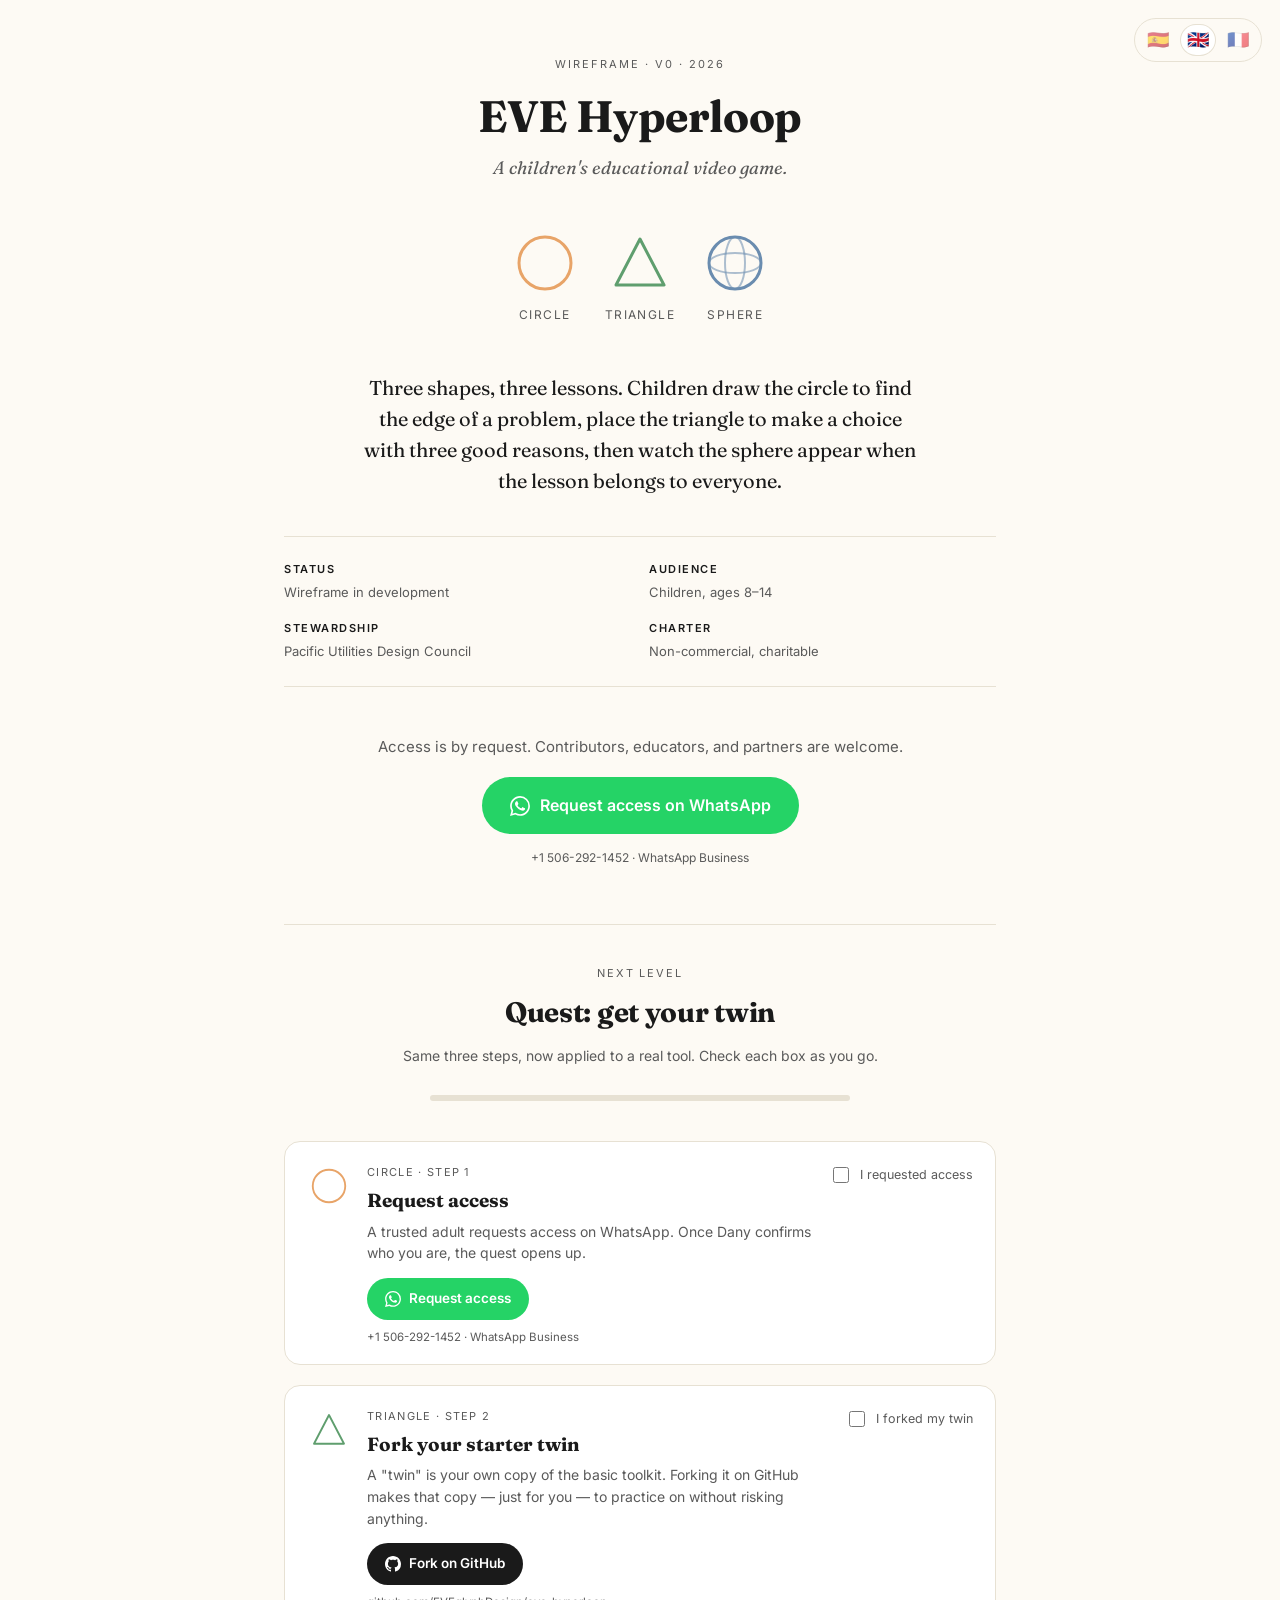
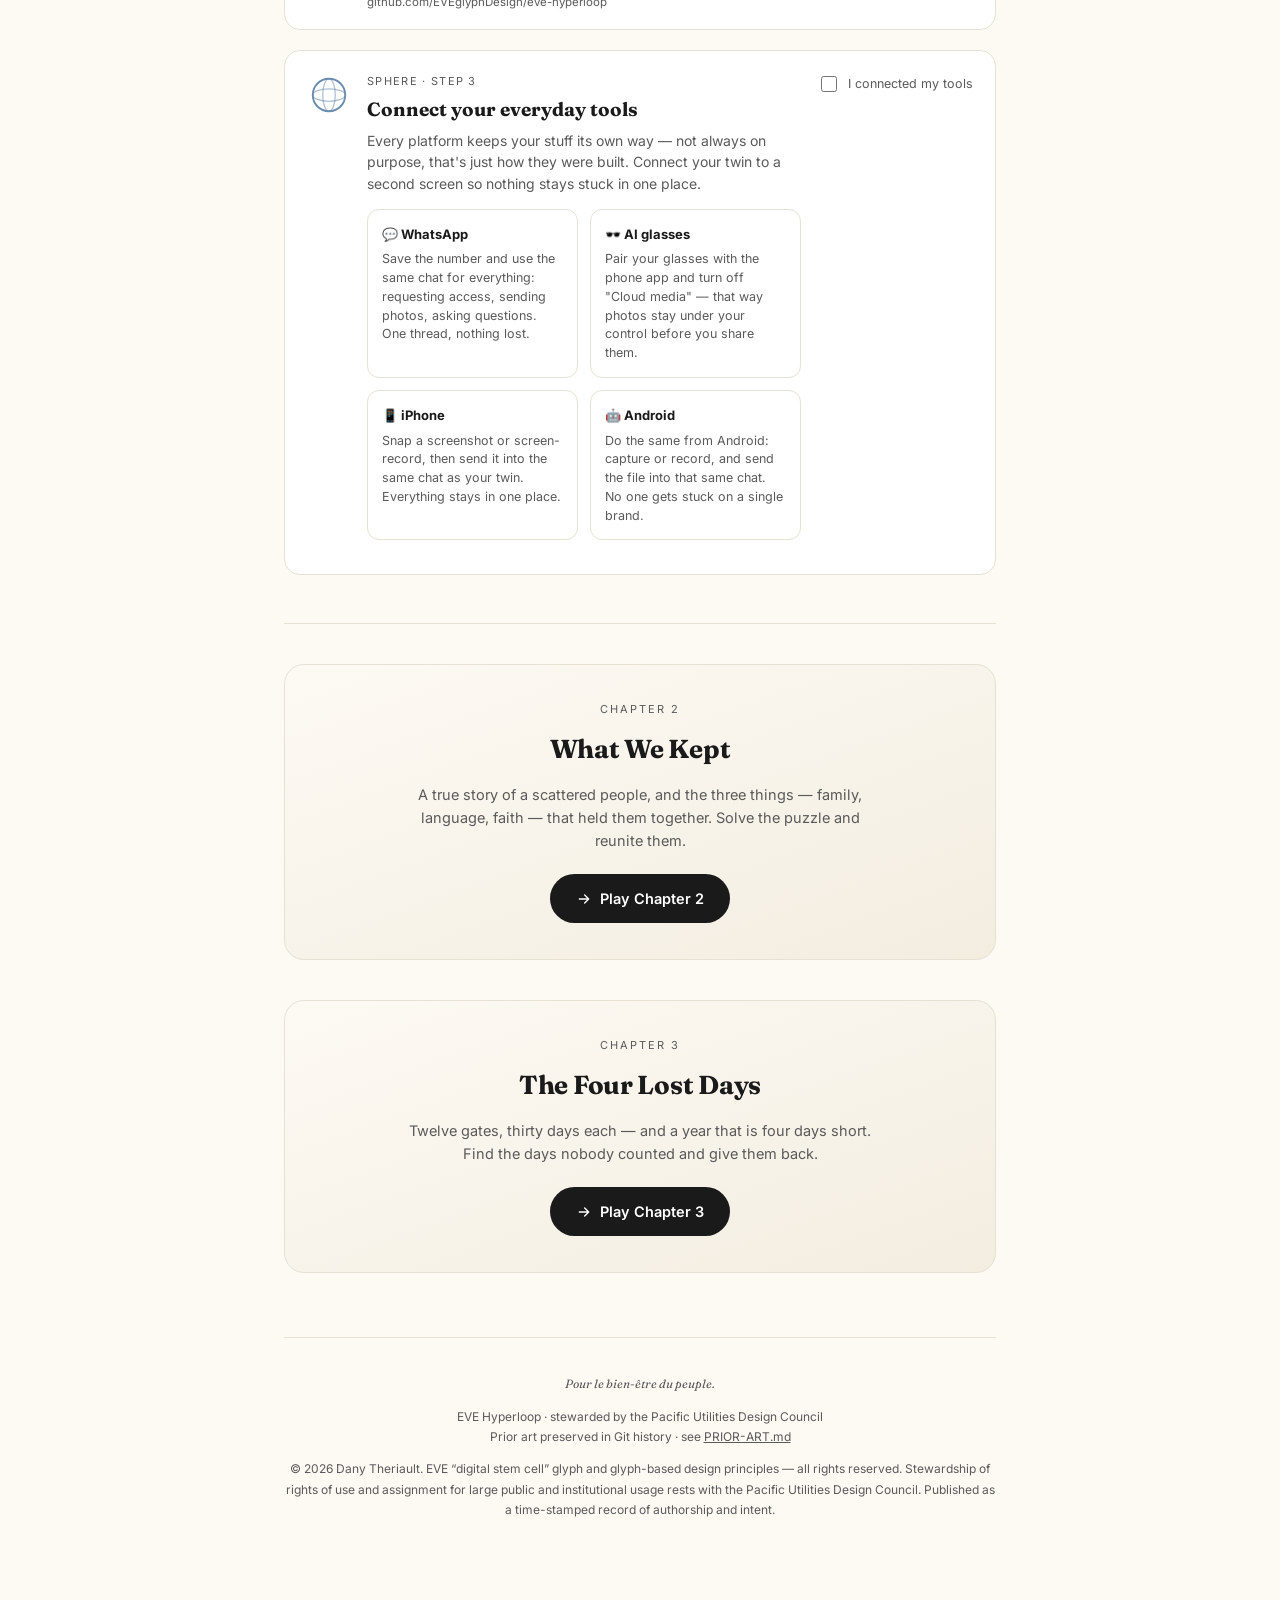
<file: game/index.html>
<!doctype html>
<html lang="es">
  <head>
    <meta charset="UTF-8" />
    <meta name="viewport" content="width=device-width, initial-scale=1.0" />
    <title>EVE Hyperloop — Juego educativo para niños (Wireframe)</title>
    <meta name="description" content="EVE Hyperloop es un videojuego educativo para niños en desarrollo de wireframe. Tres formas, tres lecciones: el círculo, el triángulo y la esfera. Solicita acceso por WhatsApp." />
    <meta name="robots" content="noindex,nofollow" />
    <link rel="preconnect" href="https://fonts.googleapis.com" />
    <link rel="preconnect" href="https://fonts.gstatic.com" crossorigin />
    <link href="https://fonts.googleapis.com/css2?family=Fraunces:opsz,wght@9..144,500;9..144,700&family=Inter:wght@400;500;600;700&display=swap" rel="stylesheet" />
    <style>
      :root{
        --bg:#fdfaf4;
        --ink:#1a1a1a;
        --ink-soft:#5a5a5a;
        --line:#e7e1d3;
        --circle:#e8a468;
        --triangle:#5f9e6e;
        --sphere:#6a8caf;
        --whatsapp:#25d366;
        --whatsapp-dark:#128c7e;
        --serif:Fraunces,Georgia,serif;
        --sans:Inter,system-ui,-apple-system,sans-serif;
      }
      *{box-sizing:border-box}
      html,body{margin:0;padding:0;background:var(--bg);color:var(--ink);font-family:var(--sans);line-height:1.6;-webkit-font-smoothing:antialiased}
      .wrap{max-width:760px;margin:0 auto;padding:56px 24px 80px}

      /* Language switcher */
      .lang-switch{position:fixed;top:18px;right:18px;display:flex;gap:6px;z-index:50;background:rgba(253,250,244,.85);backdrop-filter:blur(6px);padding:6px;border:1px solid var(--line);border-radius:999px}
      .lang-btn{appearance:none;border:none;background:transparent;cursor:pointer;width:34px;height:30px;border-radius:999px;font-size:18px;line-height:1;display:flex;align-items:center;justify-content:center;padding:0;transition:background .15s,transform .15s;opacity:.55}
      .lang-btn:hover{transform:translateY(-1px);opacity:1}
      .lang-btn.active{background:#fff;opacity:1;box-shadow:0 0 0 1px var(--line)}
      .lang-btn:focus-visible{outline:2px solid var(--sphere);outline-offset:2px}

      header{text-align:center;margin-bottom:48px}
      .stamp{font-family:var(--sans);font-size:11px;letter-spacing:.18em;text-transform:uppercase;color:var(--ink-soft);margin-bottom:18px}
      h1{font-family:var(--serif);font-weight:700;font-size:44px;line-height:1.1;letter-spacing:-.01em;margin:0 0 14px 0}
      .tagline{font-family:var(--serif);font-style:italic;font-size:18px;color:var(--ink-soft);margin:0}

      .shapes{display:flex;justify-content:center;align-items:center;gap:28px;margin:48px 0}
      .shape{display:flex;flex-direction:column;align-items:center;gap:10px}
      .shape svg{width:64px;height:64px;display:block}
      .shape-label{font-family:var(--sans);font-size:12px;letter-spacing:.12em;text-transform:uppercase;color:var(--ink-soft)}

      .pitch{font-family:var(--serif);font-size:20px;line-height:1.55;text-align:center;margin:0 auto 40px;max-width:560px}

      .meta{border-top:1px solid var(--line);border-bottom:1px solid var(--line);padding:24px 0;margin:40px 0;display:grid;grid-template-columns:1fr 1fr;gap:18px}
      .meta div{font-size:13px;color:var(--ink-soft)}
      .meta strong{display:block;color:var(--ink);font-weight:600;margin-bottom:3px;font-size:11px;letter-spacing:.14em;text-transform:uppercase}

      .cta-block{text-align:center;margin:48px 0 32px}
      .cta-lead{font-size:15px;color:var(--ink-soft);margin:0 0 18px}
      .cta{display:inline-flex;align-items:center;gap:10px;background:var(--whatsapp);color:#fff;padding:16px 28px;border-radius:999px;font-weight:600;font-size:16px;text-decoration:none;border:none;transition:background .15s}
      .cta:hover{background:var(--whatsapp-dark)}
      .cta svg{width:20px;height:20px;fill:currentColor}
      .cta-sub{margin-top:14px;font-size:12px;color:var(--ink-soft);font-family:var(--sans)}

      footer{margin-top:64px;padding-top:24px;border-top:1px solid var(--line);text-align:center;font-size:12px;color:var(--ink-soft);line-height:1.7}
      footer .copy{font-family:var(--serif);font-style:italic}

      /* Quest: twin onboarding flow */
      .quest{margin:56px 0 40px;padding-top:40px;border-top:1px solid var(--line)}
      .quest-head{text-align:center;margin-bottom:28px}
      .quest-kicker{font-size:11px;letter-spacing:.18em;text-transform:uppercase;color:var(--ink-soft);margin:0 0 8px}
      .quest-title{font-family:var(--serif);font-weight:700;font-size:28px;margin:0 0 10px;letter-spacing:-.01em}
      .quest-sub{font-size:14px;color:var(--ink-soft);max-width:480px;margin:0 auto}

      .quest-progress{max-width:420px;margin:0 auto 40px}
      .quest-progress-bar{height:6px;background:var(--line);border-radius:999px;overflow:hidden}
      .quest-progress-fill{height:100%;width:0%;background:linear-gradient(90deg,var(--circle),var(--triangle),var(--sphere));border-radius:999px;transition:width .35s ease}

      .quest-steps{display:flex;flex-direction:column;gap:20px}
      .quest-step{border:1px solid var(--line);border-radius:16px;padding:22px 22px 18px;background:#fff;display:flex;gap:16px;align-items:flex-start;flex-wrap:wrap;transition:box-shadow .2s,opacity .2s}
      .quest-step.done{box-shadow:0 0 0 2px rgba(0,0,0,.03) inset;opacity:.72}
      .quest-step-shape{flex-shrink:0;width:44px;height:44px;display:flex;align-items:center;justify-content:center}
      .quest-step-shape svg{width:40px;height:40px;transition:opacity .2s}
      .quest-step[data-step="1"] .quest-step-shape svg{stroke:var(--circle)}
      .quest-step[data-step="2"] .quest-step-shape svg{stroke:var(--triangle)}
      .quest-step[data-step="3"] .quest-step-shape svg{stroke:var(--sphere)}
      .quest-step-body{flex:1 1 260px;min-width:0}
      .quest-step-tag{display:block;font-size:11px;letter-spacing:.12em;text-transform:uppercase;color:var(--ink-soft);margin-bottom:6px}
      .quest-step-body h3{font-family:var(--serif);font-size:19px;margin:0 0 8px;line-height:1.3}
      .quest-step-body p{font-size:14px;color:var(--ink-soft);margin:0 0 14px;line-height:1.55}
      .quest-btn{display:inline-flex;align-items:center;gap:8px;padding:10px 18px;border-radius:999px;font-size:13.5px;font-weight:600;text-decoration:none;border:none;cursor:pointer}
      .quest-btn-wa{background:var(--whatsapp);color:#fff}
      .quest-btn-wa:hover{background:var(--whatsapp-dark)}
      .quest-btn-gh{background:#1a1a1a;color:#fff}
      .quest-btn-gh:hover{background:#333}
      .quest-btn svg{width:16px;height:16px;fill:currentColor}
      .quest-btn-sub{display:block;margin-top:8px;font-size:11.5px;color:var(--ink-soft)}
      .quest-check{display:flex;align-items:center;gap:8px;font-size:12.5px;color:var(--ink-soft);cursor:pointer;flex-shrink:0;align-self:flex-start;margin-left:auto}
      .quest-check input{width:16px;height:16px;accent-color:var(--sphere);cursor:pointer}

      .connect-grid{display:grid;grid-template-columns:1fr 1fr;gap:12px;margin:14px 0 16px}
      .connect-card{border:1px solid var(--line);border-radius:12px;padding:14px}
      .connect-card h4{margin:0 0 6px;font-size:13px;display:flex;align-items:center;gap:6px}
      .connect-card p{margin:0;font-size:12.5px;color:var(--ink-soft);line-height:1.5}

      .quest-done{margin-top:28px;text-align:center;padding:26px;border-radius:16px;background:#f3f6fa;border:1px solid var(--line)}
      .quest-done h3{font-family:var(--serif);font-size:20px;margin:0 0 8px}
      .quest-done p{font-size:13.5px;color:var(--ink-soft);margin:0;max-width:420px;margin:0 auto}

      /* Chapter 2 link card */
      .chapter2{margin:48px 0 40px;padding-top:40px;border-top:1px solid var(--line);text-align:center}
      .chapter2.next{margin-top:22px;padding-top:0;border-top:none}
      .chapter2-inner{border:1px solid var(--line);border-radius:20px;padding:36px 28px;background:linear-gradient(160deg,#fdfaf4,#f3ede0)}
      .chapter2-kicker{font-size:11px;letter-spacing:.18em;text-transform:uppercase;color:var(--ink-soft);margin:0 0 10px}
      .chapter2-title{font-family:var(--serif);font-weight:700;font-size:26px;margin:0 0 12px;letter-spacing:-.01em}
      .chapter2-body{font-size:14.5px;color:var(--ink-soft);max-width:480px;margin:0 auto 22px;line-height:1.6}
      .chapter2-btn{display:inline-flex;align-items:center;gap:8px;padding:13px 26px;border-radius:999px;font-size:14.5px;font-weight:600;text-decoration:none;background:var(--ink);color:#fff;transition:background .15s,transform .15s}
      .chapter2-btn:hover{background:#333;transform:translateY(-1px)}
      .chapter2-btn svg{width:16px;height:16px;stroke:currentColor;fill:none}

      @media (max-width:640px){
        .connect-grid{grid-template-columns:1fr}
      }

      @media (max-width:480px){
        h1{font-size:34px}
        .shapes{gap:18px}
        .lang-switch{top:12px;right:12px}
        .quest-check{margin-left:0}
        .quest-step{padding:18px}
      }
    </style>
  </head>
  <body>
    <nav class="lang-switch" aria-label="Selector de idioma / Language selector">
      <button class="lang-btn" data-lang="es" title="Español" aria-label="Español">🇪🇸</button>
      <button class="lang-btn" data-lang="en" title="English" aria-label="English">🇬🇧</button>
      <button class="lang-btn" data-lang="fr" title="Français" aria-label="Français">🇫🇷</button>
    </nav>

    <div class="wrap">
      <header>
        <div class="stamp" data-i18n="stamp">Wireframe · v0 · 2026</div>
        <h1 data-i18n="title">EVE Hyperloop</h1>
        <p class="tagline" data-i18n="tagline">Un videojuego educativo para niños.</p>
      </header>

      <div class="shapes" data-i18n-aria="shapesAria" aria-label="Las tres formas del juego">
        <div class="shape">
          <svg viewBox="0 0 64 64" aria-hidden="true"><circle cx="32" cy="32" r="26" fill="none" stroke="#e8a468" stroke-width="3"/></svg>
          <span class="shape-label" data-i18n="circle">Círculo</span>
        </div>
        <div class="shape">
          <svg viewBox="0 0 64 64" aria-hidden="true"><polygon points="32,8 56,54 8,54" fill="none" stroke="#5f9e6e" stroke-width="3" stroke-linejoin="round"/></svg>
          <span class="shape-label" data-i18n="triangle">Triángulo</span>
        </div>
        <div class="shape">
          <svg viewBox="0 0 64 64" aria-hidden="true"><circle cx="32" cy="32" r="26" fill="none" stroke="#6a8caf" stroke-width="3"/><ellipse cx="32" cy="32" rx="26" ry="10" fill="none" stroke="#6a8caf" stroke-width="2" opacity=".55"/><ellipse cx="32" cy="32" rx="10" ry="26" fill="none" stroke="#6a8caf" stroke-width="2" opacity=".55"/></svg>
          <span class="shape-label" data-i18n="sphere">Esfera</span>
        </div>
      </div>

      <p class="pitch" data-i18n="pitch">
        Tres formas, tres lecciones. Los niños dibujan el círculo para encontrar el límite de un problema, colocan el triángulo para tomar una decisión con tres buenas razones, y luego ven aparecer la esfera cuando la lección pertenece a todos.
      </p>

      <div class="meta">
        <div><strong data-i18n="statusLabel">Estado</strong><span data-i18n="statusValue">Wireframe en desarrollo</span></div>
        <div><strong data-i18n="audienceLabel">Público</strong><span data-i18n="audienceValue">Niños, de 8 a 14 años</span></div>
        <div><strong data-i18n="stewardshipLabel">Administración</strong><span data-i18n="stewardshipValue">Pacific Utilities Design Council</span></div>
        <div><strong data-i18n="charterLabel">Carta</strong><span data-i18n="charterValue">No comercial, benéfica</span></div>
      </div>

      <div class="cta-block">
        <p class="cta-lead" data-i18n="ctaLead">El acceso es por solicitud. Colaboradores, educadores y socios son bienvenidos.</p>
        <a class="cta" id="cta-link" href="https://wa.me/15062921452?text=Hola%20Dany%20%E2%80%94%20me%20gustar%C3%ADa%20conocer%20m%C3%A1s%20sobre%20el%20wireframe%20del%20juego%20infantil%20EVE%20Hyperloop.">
          <svg viewBox="0 0 24 24" aria-hidden="true"><path d="M17.472 14.382c-.297-.149-1.758-.867-2.03-.967-.273-.099-.471-.148-.67.15-.197.297-.767.966-.94 1.164-.173.199-.347.223-.644.075-.297-.15-1.255-.463-2.39-1.475-.883-.788-1.48-1.761-1.653-2.059-.173-.297-.018-.458.13-.606.134-.133.298-.347.446-.52.149-.174.198-.298.298-.497.099-.198.05-.371-.025-.52-.075-.149-.669-1.612-.916-2.207-.242-.579-.487-.5-.669-.51-.173-.008-.371-.01-.57-.01-.198 0-.52.074-.792.372-.272.297-1.04 1.016-1.04 2.479 0 1.462 1.065 2.875 1.213 3.074.149.198 2.096 3.2 5.077 4.487.709.306 1.262.489 1.694.625.712.227 1.36.195 1.871.118.571-.085 1.758-.719 2.006-1.413.248-.694.248-1.289.173-1.413-.074-.124-.272-.198-.57-.347m-5.421 7.403h-.004a9.87 9.87 0 01-5.031-1.378l-.361-.214-3.741.982.998-3.648-.235-.374a9.86 9.86 0 01-1.51-5.26c.001-5.45 4.436-9.884 9.888-9.884 2.64 0 5.122 1.03 6.988 2.898a9.825 9.825 0 012.893 6.994c-.003 5.45-4.437 9.884-9.885 9.884m8.413-18.297A11.815 11.815 0 0012.05 0C5.495 0 .16 5.335.157 11.892c0 2.096.547 4.142 1.588 5.945L.057 24l6.305-1.654a11.882 11.882 0 005.683 1.448h.005c6.554 0 11.89-5.335 11.893-11.893a11.821 11.821 0 00-3.48-8.413z"/></svg>
          <span data-i18n="ctaButton">Solicitar acceso por WhatsApp</span>
        </a>
        <div class="cta-sub" data-i18n="ctaSub">+1 506-292-1452 · WhatsApp Business</div>
      </div>

      <div class="quest" id="quest">
        <div class="quest-head">
          <p class="quest-kicker" data-i18n="questKicker">Siguiente nivel</p>
          <h2 class="quest-title" data-i18n="questTitle">Misión: consigue tu gemelo</h2>
          <p class="quest-sub" data-i18n="questSub">Los mismos tres pasos, ahora aplicados a una herramienta real. Marca cada casilla a medida que avanzas.</p>
        </div>

        <div class="quest-progress">
          <div class="quest-progress-bar"><div class="quest-progress-fill" id="quest-fill"></div></div>
        </div>

        <div class="quest-steps">
          <div class="quest-step" data-step="1">
            <div class="quest-step-shape"><svg viewBox="0 0 64 64" aria-hidden="true"><circle cx="32" cy="32" r="26" fill="none" stroke-width="3"/></svg></div>
            <div class="quest-step-body">
              <span class="quest-step-tag" data-i18n="step1Tag">Círculo · Paso 1</span>
              <h3 data-i18n="step1Title">Pide acceso</h3>
              <p data-i18n="step1Body">Un adulto de confianza pide acceso por WhatsApp. Cuando Dany confirma quién eres, se abre la misión.</p>
              <a class="quest-btn quest-btn-wa" id="quest-wa-link" href="https://wa.me/15062921452">
                <svg viewBox="0 0 24 24" aria-hidden="true"><path d="M17.472 14.382c-.297-.149-1.758-.867-2.03-.967-.273-.099-.471-.148-.67.15-.197.297-.767.966-.94 1.164-.173.199-.347.223-.644.075-.297-.15-1.255-.463-2.39-1.475-.883-.788-1.48-1.761-1.653-2.059-.173-.297-.018-.458.13-.606.134-.133.298-.347.446-.52.149-.174.198-.298.298-.497.099-.198.05-.371-.025-.52-.075-.149-.669-1.612-.916-2.207-.242-.579-.487-.5-.669-.51-.173-.008-.371-.01-.57-.01-.198 0-.52.074-.792.372-.272.297-1.04 1.016-1.04 2.479 0 1.462 1.065 2.875 1.213 3.074.149.198 2.096 3.2 5.077 4.487.709.306 1.262.489 1.694.625.712.227 1.36.195 1.871.118.571-.085 1.758-.719 2.006-1.413.248-.694.248-1.289.173-1.413-.074-.124-.272-.198-.57-.347m-5.421 7.403h-.004a9.87 9.87 0 01-5.031-1.378l-.361-.214-3.741.982.998-3.648-.235-.374a9.86 9.86 0 01-1.51-5.26c.001-5.45 4.436-9.884 9.888-9.884 2.64 0 5.122 1.03 6.988 2.898a9.825 9.825 0 012.893 6.994c-.003 5.45-4.437 9.884-9.885 9.884m8.413-18.297A11.815 11.815 0 0012.05 0C5.495 0 .16 5.335.157 11.892c0 2.096.547 4.142 1.588 5.945L.057 24l6.305-1.654a11.882 11.882 0 005.683 1.448h.005c6.554 0 11.89-5.335 11.893-11.893a11.821 11.821 0 00-3.48-8.413z"/></svg>
                <span data-i18n="step1Cta">Pedir acceso</span>
              </a>
              <span class="quest-btn-sub" data-i18n="step1CtaSub">+1 506-292-1452 · WhatsApp Business</span>
            </div>
            <label class="quest-check"><input type="checkbox" data-quest-check="1"><span data-i18n="step1Check">Ya pedí acceso</span></label>
          </div>

          <div class="quest-step" data-step="2">
            <div class="quest-step-shape"><svg viewBox="0 0 64 64" aria-hidden="true"><polygon points="32,8 56,54 8,54" fill="none" stroke-width="3" stroke-linejoin="round"/></svg></div>
            <div class="quest-step-body">
              <span class="quest-step-tag" data-i18n="step2Tag">Triángulo · Paso 2</span>
              <h3 data-i18n="step2Title">Bifurca tu gemelo inicial</h3>
              <p data-i18n="step2Body">Un "gemelo" es tu propia copia del set de herramientas básico. Bifurcarlo (fork) en GitHub crea esa copia, solo para ti, para practicar sin arriesgar nada.</p>
              <a class="quest-btn quest-btn-gh" href="https://github.com/EVEglyphDesign/eve-hyperloop/fork" target="_blank" rel="noopener">
                <svg viewBox="0 0 16 16" aria-hidden="true"><path d="M8 0C3.58 0 0 3.58 0 8c0 3.54 2.29 6.53 5.47 7.59.4.07.55-.17.55-.38 0-.19-.01-.82-.01-1.49-2.01.37-2.53-.49-2.69-.94-.09-.23-.48-.94-.82-1.13-.28-.15-.68-.52-.01-.53.63-.01 1.08.58 1.23.82.72 1.21 1.87.87 2.33.66.07-.52.28-.87.51-1.07-1.78-.2-3.64-.89-3.64-3.95 0-.87.31-1.59.82-2.15-.08-.2-.36-1.02.08-2.12 0 0 .67-.21 2.2.82.64-.18 1.32-.27 2-.27.68 0 1.36.09 2 .27 1.53-1.04 2.2-.82 2.2-.82.44 1.1.16 1.92.08 2.12.51.56.82 1.27.82 2.15 0 3.07-1.87 3.75-3.65 3.95.29.25.54.73.54 1.48 0 1.07-.01 1.93-.01 2.2 0 .21.15.46.55.38A8.013 8.013 0 0016 8c0-4.42-3.58-8-8-8Z"/></svg>
                <span data-i18n="step2Cta">Bifurcar en GitHub</span>
              </a>
              <span class="quest-btn-sub" data-i18n="step2CtaSub">github.com/EVEglyphDesign/eve-hyperloop</span>
            </div>
            <label class="quest-check"><input type="checkbox" data-quest-check="2"><span data-i18n="step2Check">Ya bifurqué mi gemelo</span></label>
          </div>

          <div class="quest-step" data-step="3">
            <div class="quest-step-shape"><svg viewBox="0 0 64 64" aria-hidden="true"><circle cx="32" cy="32" r="26" fill="none" stroke-width="3"/><ellipse cx="32" cy="32" rx="26" ry="10" fill="none" stroke-width="2" opacity=".55"/><ellipse cx="32" cy="32" rx="10" ry="26" fill="none" stroke-width="2" opacity=".55"/></svg></div>
            <div class="quest-step-body">
              <span class="quest-step-tag" data-i18n="step3Tag">Esfera · Paso 3</span>
              <h3 data-i18n="step3Title">Conecta tus herramientas de todos los días</h3>
              <p data-i18n="step3Body">Cada plataforma guarda tus cosas a su manera — no siempre a propósito, así fue como se construyeron. Conecta tu gemelo a una segunda pantalla para que nada se quede atrapado en un solo lugar.</p>
              <div class="connect-grid">
                <div class="connect-card">
                  <h4 data-i18n="connectWaTitle">💬 WhatsApp</h4>
                  <p data-i18n="connectWaBody">Guarda el número y usa el mismo chat para todo: pedir acceso, mandar fotos, hacer preguntas. Un solo hilo, nada perdido.</p>
                </div>
                <div class="connect-card">
                  <h4 data-i18n="connectGlassesTitle">🕶️ Gafas IA</h4>
                  <p data-i18n="connectGlassesBody">Empareja tus gafas con la app del teléfono y apaga "Cloud media" — así las fotos quedan bajo tu control antes de compartirlas.</p>
                </div>
                <div class="connect-card">
                  <h4 data-i18n="connectIphoneTitle">📱 iPhone</h4>
                  <p data-i18n="connectIphoneBody">Toma una foto de la pantalla o grábala, y mándala al mismo chat de tu gemelo. Así todo queda en un solo lugar.</p>
                </div>
                <div class="connect-card">
                  <h4 data-i18n="connectAndroidTitle">🤖 Android</h4>
                  <p data-i18n="connectAndroidBody">Haz lo mismo desde Android: captura o grava, y manda el archivo al mismo chat. Nadie se queda atascado en una sola marca.</p>
                </div>
              </div>
            </div>
            <label class="quest-check"><input type="checkbox" data-quest-check="3"><span data-i18n="step3Check">Ya conecté mis herramientas</span></label>
          </div>
        </div>

        <div class="quest-done" id="quest-done" hidden>
          <h3 data-i18n="questDoneTitle">La lección ahora es de todos.</h3>
          <p data-i18n="questDoneBody">Completaste las tres formas con tu propio gemelo. Comparte lo que aprendiste con la próxima persona que empiece.</p>
        </div>
      </div>

      <div class="chapter2">
        <div class="chapter2-inner">
          <p class="chapter2-kicker" data-i18n="ch2Kicker">Capítulo 2</p>
          <h2 class="chapter2-title" data-i18n="ch2Title">Lo que conservamos</h2>
          <p class="chapter2-body" data-i18n="ch2Body">Una historia real de un pueblo disperso, y de las tres cosas — familia, idioma, fe — que lo mantuvieron unido. Arma el rompecabezas y reúnelas.</p>
          <a class="chapter2-btn" href="./what-we-kept.html">
            <svg viewBox="0 0 24 24" aria-hidden="true"><path d="M5 12h14M13 6l6 6-6 6" stroke-width="2" stroke-linecap="round" stroke-linejoin="round"/></svg>
            <span data-i18n="ch2Cta">Jugar el Capítulo 2</span>
          </a>
        </div>
      </div>

      <div class="chapter2 next">
        <div class="chapter2-inner">
          <p class="chapter2-kicker" data-i18n="ch3Kicker">Capítulo 3</p>
          <h2 class="chapter2-title" data-i18n="ch3Title">Los cuatro días perdidos</h2>
          <p class="chapter2-body" data-i18n="ch3Body">Doce puertas, treinta días cada una — y un año al que le faltan cuatro días. Encuentra los días que nadie contó y devuélvelos.</p>
          <a class="chapter2-btn" href="./quatre-jours.html">
            <svg viewBox="0 0 24 24" aria-hidden="true"><path d="M5 12h14M13 6l6 6-6 6" stroke-width="2" stroke-linecap="round" stroke-linejoin="round"/></svg>
            <span data-i18n="ch3Cta">Jugar el Capítulo 3</span>
          </a>
        </div>
      </div>

      <footer>
        <p class="copy" data-i18n="copy">Pour le bien-être du peuple.</p>
        <p><span data-i18n="footerLine">EVE Hyperloop · administrado por el Pacific Utilities Design Council</span><br>
        <span data-i18n="priorArt">Arte previo preservado en el historial de Git · ver</span> <a href="./PRIOR-ART.md" style="color:var(--ink-soft)">PRIOR-ART.md</a></p>
        <p>© 2026 Dany Theriault. EVE “digital stem cell” glyph and glyph-based design principles — all rights reserved. Stewardship of rights of use and assignment for large public and institutional usage rests with the Pacific Utilities Design Council. Published as a time-stamped record of authorship and intent.</p>
      </footer>
    </div>

    <script>
      const I18N = {
        es: {
          docTitle: "EVE Hyperloop — Juego educativo para niños (Wireframe)",
          stamp: "Wireframe · v0 · 2026",
          title: "EVE Hyperloop",
          tagline: "Un videojuego educativo para niños.",
          shapesAria: "Las tres formas del juego",
          circle: "Círculo",
          triangle: "Triángulo",
          sphere: "Esfera",
          pitch: "Tres formas, tres lecciones. Los niños dibujan el círculo para encontrar el límite de un problema, colocan el triángulo para tomar una decisión con tres buenas razones, y luego ven aparecer la esfera cuando la lección pertenece a todos.",
          statusLabel: "Estado", statusValue: "Wireframe en desarrollo",
          audienceLabel: "Público", audienceValue: "Niños, de 8 a 14 años",
          stewardshipLabel: "Administración", stewardshipValue: "Pacific Utilities Design Council",
          charterLabel: "Carta", charterValue: "No comercial, benéfica",
          ctaLead: "El acceso es por solicitud. Colaboradores, educadores y socios son bienvenidos.",
          ctaButton: "Solicitar acceso por WhatsApp",
          ctaSub: "+1 506-292-1452 · WhatsApp Business",
          copy: "Pour le bien-être du peuple.",
          footerLine: "EVE Hyperloop · administrado por el Pacific Utilities Design Council",
          priorArt: "Arte previo preservado en el historial de Git · ver",
          waText: "Hola Dany — me gustaría conocer más sobre el wireframe del juego infantil EVE Hyperloop.",
          questKicker: "Siguiente nivel",
          questTitle: "Misión: consigue tu gemelo",
          questSub: "Los mismos tres pasos, ahora aplicados a una herramienta real. Marca cada casilla a medida que avanzas.",
          step1Tag: "Círculo · Paso 1", step1Title: "Pide acceso",
          step1Body: "Un adulto de confianza pide acceso por WhatsApp. Cuando Dany confirma quién eres, se abre la misión.",
          step1Cta: "Pedir acceso", step1CtaSub: "+1 506-292-1452 · WhatsApp Business",
          step1Check: "Ya pedí acceso",
          step2Tag: "Triángulo · Paso 2", step2Title: "Bifurca tu gemelo inicial",
          step2Body: "Un \"gemelo\" es tu propia copia del set de herramientas básico. Bifurcarlo (fork) en GitHub crea esa copia, solo para ti, para practicar sin arriesgar nada.",
          step2Cta: "Bifurcar en GitHub", step2CtaSub: "github.com/EVEglyphDesign/eve-hyperloop",
          step2Check: "Ya bifurqué mi gemelo",
          step3Tag: "Esfera · Paso 3", step3Title: "Conecta tus herramientas de todos los días",
          step3Body: "Cada plataforma guarda tus cosas a su manera — no siempre a propósito, así fue como se construyeron. Conecta tu gemelo a una segunda pantalla para que nada se quede atrapado en un solo lugar.",
          connectWaTitle: "💬 WhatsApp", connectWaBody: "Guarda el número y usa el mismo chat para todo: pedir acceso, mandar fotos, hacer preguntas. Un solo hilo, nada perdido.",
          connectGlassesTitle: "🕶️ Gafas IA", connectGlassesBody: "Empareja tus gafas con la app del teléfono y apaga \"Cloud media\" — así las fotos quedan bajo tu control antes de compartirlas.",
          connectIphoneTitle: "📱 iPhone", connectIphoneBody: "Toma una foto de la pantalla o grábala, y mándala al mismo chat de tu gemelo. Así todo queda en un solo lugar.",
          connectAndroidTitle: "🤖 Android", connectAndroidBody: "Haz lo mismo desde Android: captura o grava, y manda el archivo al mismo chat. Nadie se queda atascado en una sola marca.",
          step3Check: "Ya conecté mis herramientas",
          questDoneTitle: "La lección ahora es de todos.",
          questDoneBody: "Completaste las tres formas con tu propio gemelo. Comparte lo que aprendiste con la próxima persona que empiece.",
          ch2Kicker: "Capítulo 2",
          ch2Title: "Lo que conservamos",
          ch2Body: "Una historia real de un pueblo disperso, y de las tres cosas — familia, idioma, fe — que lo mantuvieron unido. Arma el rompecabezas y reúnelas.",
          ch2Cta: "Jugar el Capítulo 2",
          ch3Kicker: "Capítulo 3",
          ch3Title: "Los cuatro días perdidos",
          ch3Body: "Doce puertas, treinta días cada una — y un año al que le faltan cuatro días. Encuentra los días que nadie contó y devuélvelos.",
          ch3Cta: "Jugar el Capítulo 3"
        },
        en: {
          docTitle: "EVE Hyperloop — Children's Educational Game (Wireframe)",
          stamp: "Wireframe · v0 · 2026",
          title: "EVE Hyperloop",
          tagline: "A children's educational video game.",
          shapesAria: "The three shapes of the game",
          circle: "Circle",
          triangle: "Triangle",
          sphere: "Sphere",
          pitch: "Three shapes, three lessons. Children draw the circle to find the edge of a problem, place the triangle to make a choice with three good reasons, then watch the sphere appear when the lesson belongs to everyone.",
          statusLabel: "Status", statusValue: "Wireframe in development",
          audienceLabel: "Audience", audienceValue: "Children, ages 8–14",
          stewardshipLabel: "Stewardship", stewardshipValue: "Pacific Utilities Design Council",
          charterLabel: "Charter", charterValue: "Non-commercial, charitable",
          ctaLead: "Access is by request. Contributors, educators, and partners are welcome.",
          ctaButton: "Request access on WhatsApp",
          ctaSub: "+1 506-292-1452 · WhatsApp Business",
          copy: "Pour le bien-être du peuple.",
          footerLine: "EVE Hyperloop · stewarded by the Pacific Utilities Design Council",
          priorArt: "Prior art preserved in Git history · see",
          waText: "Hi Dany — I'd like to learn about the EVE Hyperloop children's game wireframe.",
          questKicker: "Next level",
          questTitle: "Quest: get your twin",
          questSub: "Same three steps, now applied to a real tool. Check each box as you go.",
          step1Tag: "Circle · Step 1", step1Title: "Request access",
          step1Body: "A trusted adult requests access on WhatsApp. Once Dany confirms who you are, the quest opens up.",
          step1Cta: "Request access", step1CtaSub: "+1 506-292-1452 · WhatsApp Business",
          step1Check: "I requested access",
          step2Tag: "Triangle · Step 2", step2Title: "Fork your starter twin",
          step2Body: "A \"twin\" is your own copy of the basic toolkit. Forking it on GitHub makes that copy — just for you — to practice on without risking anything.",
          step2Cta: "Fork on GitHub", step2CtaSub: "github.com/EVEglyphDesign/eve-hyperloop",
          step2Check: "I forked my twin",
          step3Tag: "Sphere · Step 3", step3Title: "Connect your everyday tools",
          step3Body: "Every platform keeps your stuff its own way — not always on purpose, that's just how they were built. Connect your twin to a second screen so nothing stays stuck in one place.",
          connectWaTitle: "💬 WhatsApp", connectWaBody: "Save the number and use the same chat for everything: requesting access, sending photos, asking questions. One thread, nothing lost.",
          connectGlassesTitle: "🕶️ AI glasses", connectGlassesBody: "Pair your glasses with the phone app and turn off \"Cloud media\" — that way photos stay under your control before you share them.",
          connectIphoneTitle: "📱 iPhone", connectIphoneBody: "Snap a screenshot or screen-record, then send it into the same chat as your twin. Everything stays in one place.",
          connectAndroidTitle: "🤖 Android", connectAndroidBody: "Do the same from Android: capture or record, and send the file into that same chat. No one gets stuck on a single brand.",
          step3Check: "I connected my tools",
          questDoneTitle: "The lesson now belongs to everyone.",
          questDoneBody: "You completed all three shapes with your own twin. Share what you learned with the next person who starts.",
          ch2Kicker: "Chapter 2",
          ch2Title: "What We Kept",
          ch2Body: "A true story of a scattered people, and the three things — family, language, faith — that held them together. Solve the puzzle and reunite them.",
          ch2Cta: "Play Chapter 2",
          ch3Kicker: "Chapter 3",
          ch3Title: "The Four Lost Days",
          ch3Body: "Twelve gates, thirty days each — and a year that is four days short. Find the days nobody counted and give them back.",
          ch3Cta: "Play Chapter 3"
        },
        fr: {
          docTitle: "EVE Hyperloop — Jeu éducatif pour enfants (Wireframe)",
          stamp: "Wireframe · v0 · 2026",
          title: "EVE Hyperloop",
          tagline: "Un jeu vidéo éducatif pour enfants.",
          shapesAria: "Les trois formes du jeu",
          circle: "Cercle",
          triangle: "Triangle",
          sphere: "Sphère",
          pitch: "Trois formes, trois leçons. Les enfants dessinent le cercle pour trouver les limites d'un problème, placent le triangle pour faire un choix appuyé sur trois bonnes raisons, puis voient apparaître la sphère lorsque la leçon appartient à tous.",
          statusLabel: "Statut", statusValue: "Wireframe en développement",
          audienceLabel: "Public", audienceValue: "Enfants, de 8 à 14 ans",
          stewardshipLabel: "Intendance", stewardshipValue: "Pacific Utilities Design Council",
          charterLabel: "Charte", charterValue: "Non commercial, à but caritatif",
          ctaLead: "L'accès se fait sur demande. Les contributeurs, éducateurs et partenaires sont les bienvenus.",
          ctaButton: "Demander l'accès sur WhatsApp",
          ctaSub: "+1 506-292-1452 · WhatsApp Business",
          copy: "Pour le bien-être du peuple.",
          footerLine: "EVE Hyperloop · sous l'intendance du Pacific Utilities Design Council",
          priorArt: "Travaux antérieurs conservés dans l'historique Git · voir",
          waText: "Bonjour Dany — j'aimerais en savoir plus sur le wireframe du jeu pour enfants EVE Hyperloop.",
          questKicker: "Niveau suivant",
          questTitle: "Quête : obtiens ton jumeau",
          questSub: "Les mêmes trois étapes, appliquées cette fois à un vrai outil. Coche chaque case en avançant.",
          step1Tag: "Cercle · Étape 1", step1Title: "Demande l'accès",
          step1Body: "Un adulte de confiance demande l'accès sur WhatsApp. Une fois que Dany confirme qui tu es, la quête s'ouvre.",
          step1Cta: "Demander l'accès", step1CtaSub: "+1 506-292-1452 · WhatsApp Business",
          step1Check: "J'ai demandé l'accès",
          step2Tag: "Triangle · Étape 2", step2Title: "Bifurque ton jumeau de départ",
          step2Body: "Un \"jumeau\" est ta propre copie de la trousse de base. La bifurquer (fork) sur GitHub crée cette copie, juste pour toi, pour t'entraîner sans rien risquer.",
          step2Cta: "Bifurquer sur GitHub", step2CtaSub: "github.com/EVEglyphDesign/eve-hyperloop",
          step2Check: "J'ai bifurqué mon jumeau",
          step3Tag: "Sphère · Étape 3", step3Title: "Connecte tes outils du quotidien",
          step3Body: "Chaque plateforme garde tes affaires à sa façon — pas toujours à dessein, c'est juste comme elles ont été construites. Connecte ton jumeau à un deuxième écran pour que rien ne reste coincé au même endroit.",
          connectWaTitle: "💬 WhatsApp", connectWaBody: "Enregistre le numéro et utilise le même fil pour tout : demander l'accès, envoyer des photos, poser des questions. Un seul fil, rien de perdu.",
          connectGlassesTitle: "🕶️ Lunettes IA", connectGlassesBody: "Jumelle tes lunettes avec l'appli du téléphone et désactive \"Cloud media\" — ainsi les photos restent sous ton contrôle avant que tu les partages.",
          connectIphoneTitle: "📱 iPhone", connectIphoneBody: "Prends une capture d'écran ou enregistre l'écran, puis envoie-la dans le même fil que ton jumeau. Tout reste au même endroit.",
          connectAndroidTitle: "🤖 Android", connectAndroidBody: "Fais la même chose depuis Android : capture ou enregistre, et envoie le fichier dans ce même fil. Personne ne reste coincé sur une seule marque.",
          step3Check: "J'ai connecté mes outils",
          questDoneTitle: "La leçon appartient maintenant à tous.",
          questDoneBody: "Tu as complété les trois formes avec ton propre jumeau. Partage ce que tu as appris avec la prochaine personne qui commence.",
          ch2Kicker: "Chapitre 2",
          ch2Title: "Ce que nous avons gardé",
          ch2Body: "Une histoire vraie d'un peuple dispersé, et des trois choses — la famille, la langue, la foi — qui l'ont maintenu uni. Résous le casse-tête et réunis-les.",
          ch2Cta: "Jouer au Chapitre 2",
          ch3Kicker: "Chapitre 3",
          ch3Title: "Les quatre jours perdus",
          ch3Body: "Douze portes, trente jours chacune — et une année à qui il manque quatre jours. Trouve les jours que personne n'a comptés et rends-les.",
          ch3Cta: "Jouer au Chapitre 3"
        }
      };

      const WA_BASE = "https://wa.me/15062921452?text=";

      function applyLang(lang){
        const dict = I18N[lang] || I18N.es;
        document.documentElement.lang = lang;
        document.title = dict.docTitle;

        document.querySelectorAll("[data-i18n]").forEach(el => {
          const key = el.getAttribute("data-i18n");
          if (dict[key] !== undefined) el.textContent = dict[key];
        });
        document.querySelectorAll("[data-i18n-aria]").forEach(el => {
          const key = el.getAttribute("data-i18n-aria");
          if (dict[key] !== undefined) el.setAttribute("aria-label", dict[key]);
        });

        const cta = document.getElementById("cta-link");
        if (cta) cta.href = WA_BASE + encodeURIComponent(dict.waText);
        const questWa = document.getElementById("quest-wa-link");
        if (questWa) questWa.href = WA_BASE + encodeURIComponent(dict.waText);

        document.querySelectorAll(".lang-btn").forEach(b => {
          b.classList.toggle("active", b.getAttribute("data-lang") === lang);
          b.setAttribute("aria-pressed", b.getAttribute("data-lang") === lang ? "true" : "false");
        });

        try { localStorage.setItem("eve-lang", lang); } catch(e){}
      }

      document.querySelectorAll(".lang-btn").forEach(btn => {
        btn.addEventListener("click", () => applyLang(btn.getAttribute("data-lang")));
      });

      // Quest: twin onboarding checklist (local-only, no backend — this is a wireframe)
      (function(){
        const checks = Array.from(document.querySelectorAll("[data-quest-check]"));
        const fill = document.getElementById("quest-fill");
        const done = document.getElementById("quest-done");
        const STORE_KEY = "eve-quest-progress";

        function loadState(){
          try { return JSON.parse(localStorage.getItem(STORE_KEY) || "{}"); } catch(e){ return {}; }
        }
        function saveState(state){
          try { localStorage.setItem(STORE_KEY, JSON.stringify(state)); } catch(e){}
        }
        function render(){
          const total = checks.length;
          const completed = checks.filter(c => c.checked).length;
          if (fill) fill.style.width = (total ? (completed/total*100) : 0) + "%";
          checks.forEach(c => {
            const step = c.closest(".quest-step");
            if (step) step.classList.toggle("done", c.checked);
          });
          if (done) done.hidden = completed < total;
        }

        const state = loadState();
        checks.forEach(c => {
          const key = c.getAttribute("data-quest-check");
          if (state[key]) c.checked = true;
          c.addEventListener("change", () => {
            const s = loadState();
            s[key] = c.checked;
            saveState(s);
            render();
          });
        });
        render();
      })();

      // Initial language: saved preference > browser language > Spanish default
      (function(){
        let initial = "es";
        try {
          const saved = localStorage.getItem("eve-lang");
          if (saved && I18N[saved]) {
            initial = saved;
          } else {
            const nav = (navigator.language || "es").slice(0,2).toLowerCase();
            if (I18N[nav]) initial = nav;
            else initial = "es";
          }
        } catch(e){ initial = "es"; }
        applyLang(initial);
      })();
    </script>
  </body>
</html>
</file>
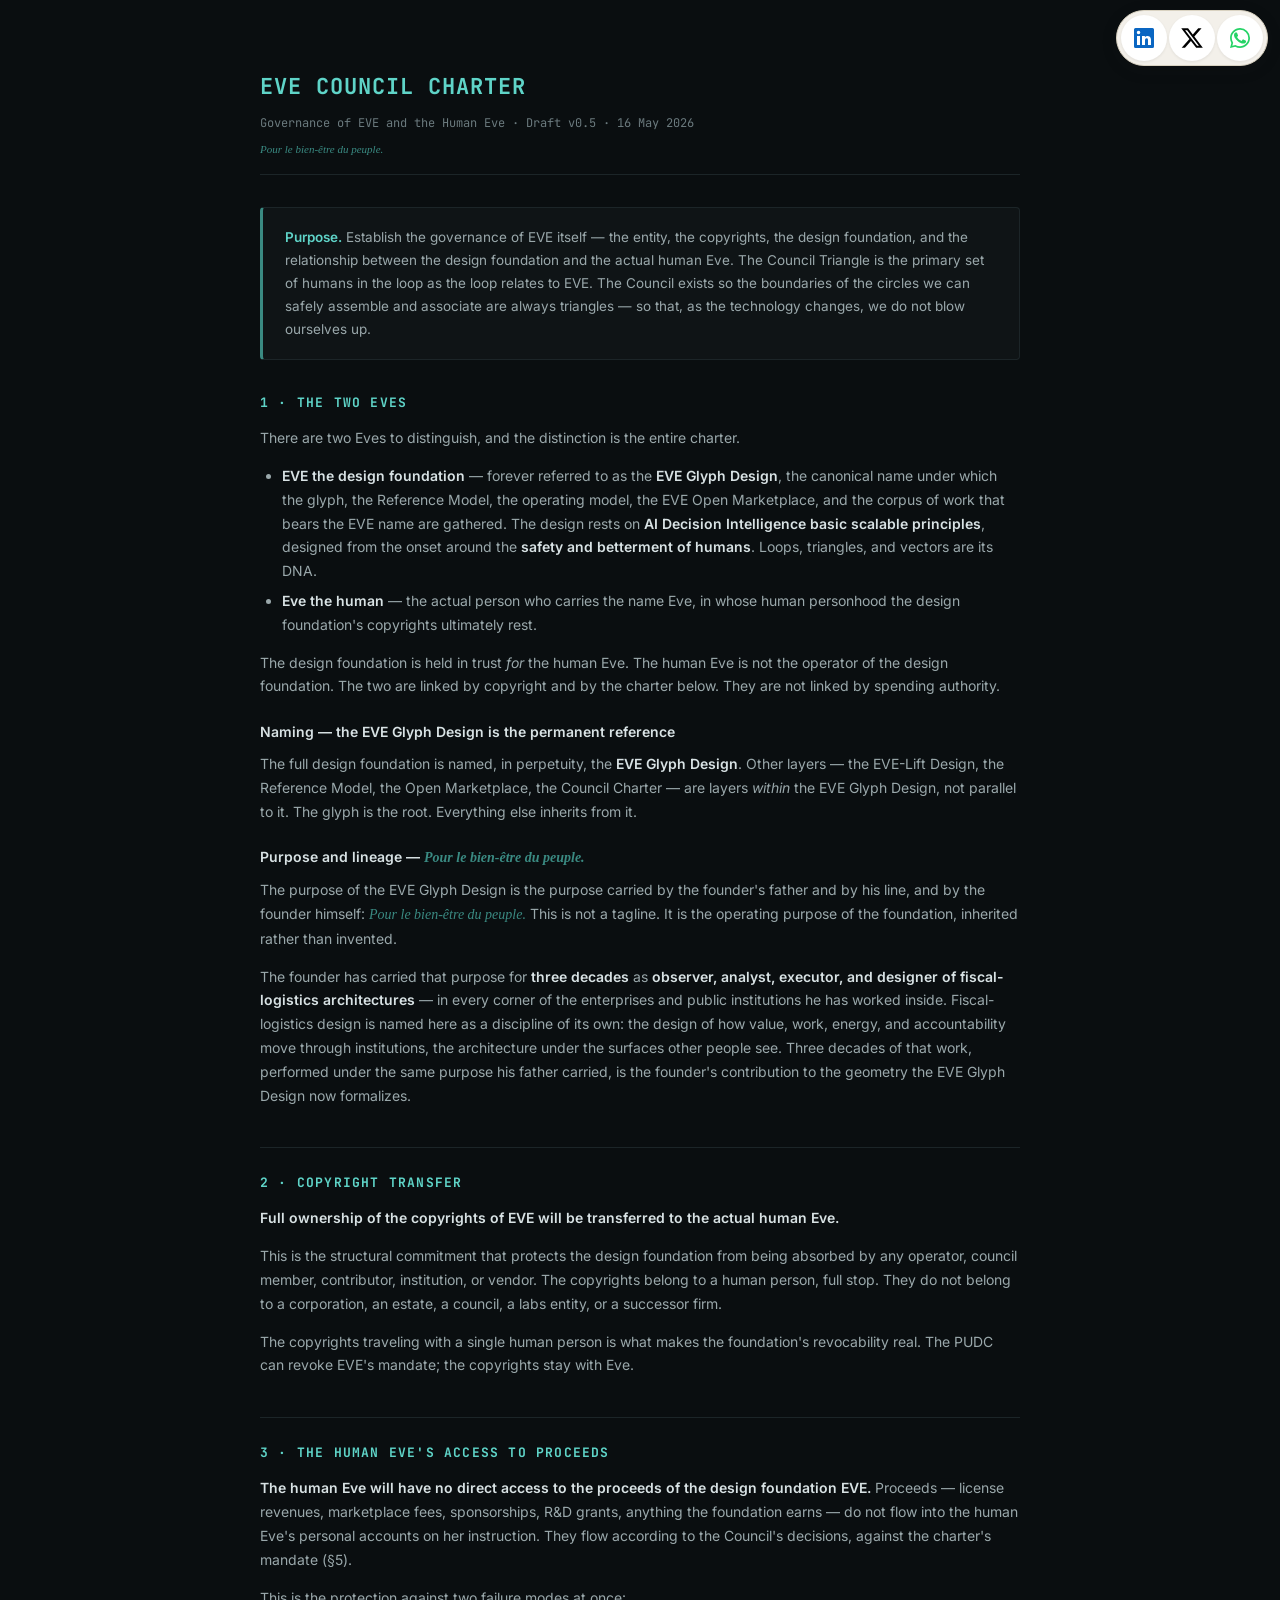
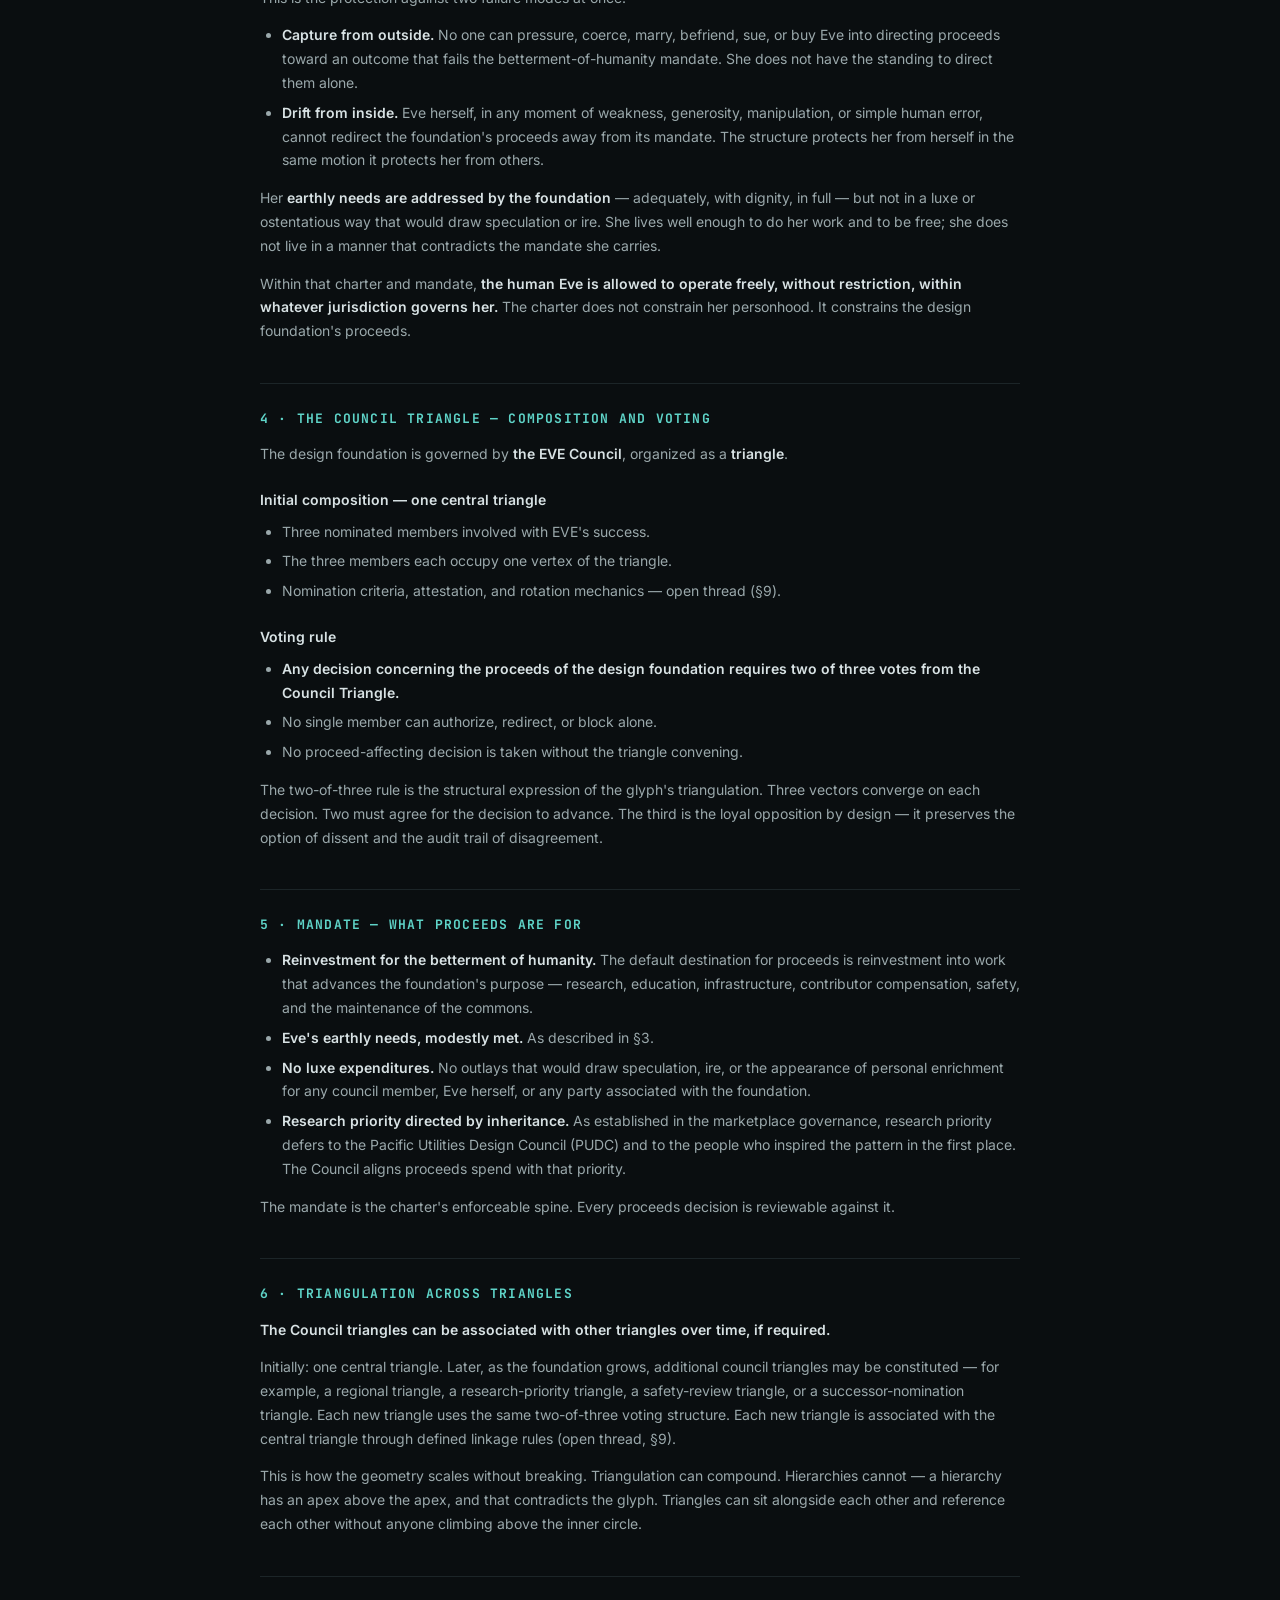
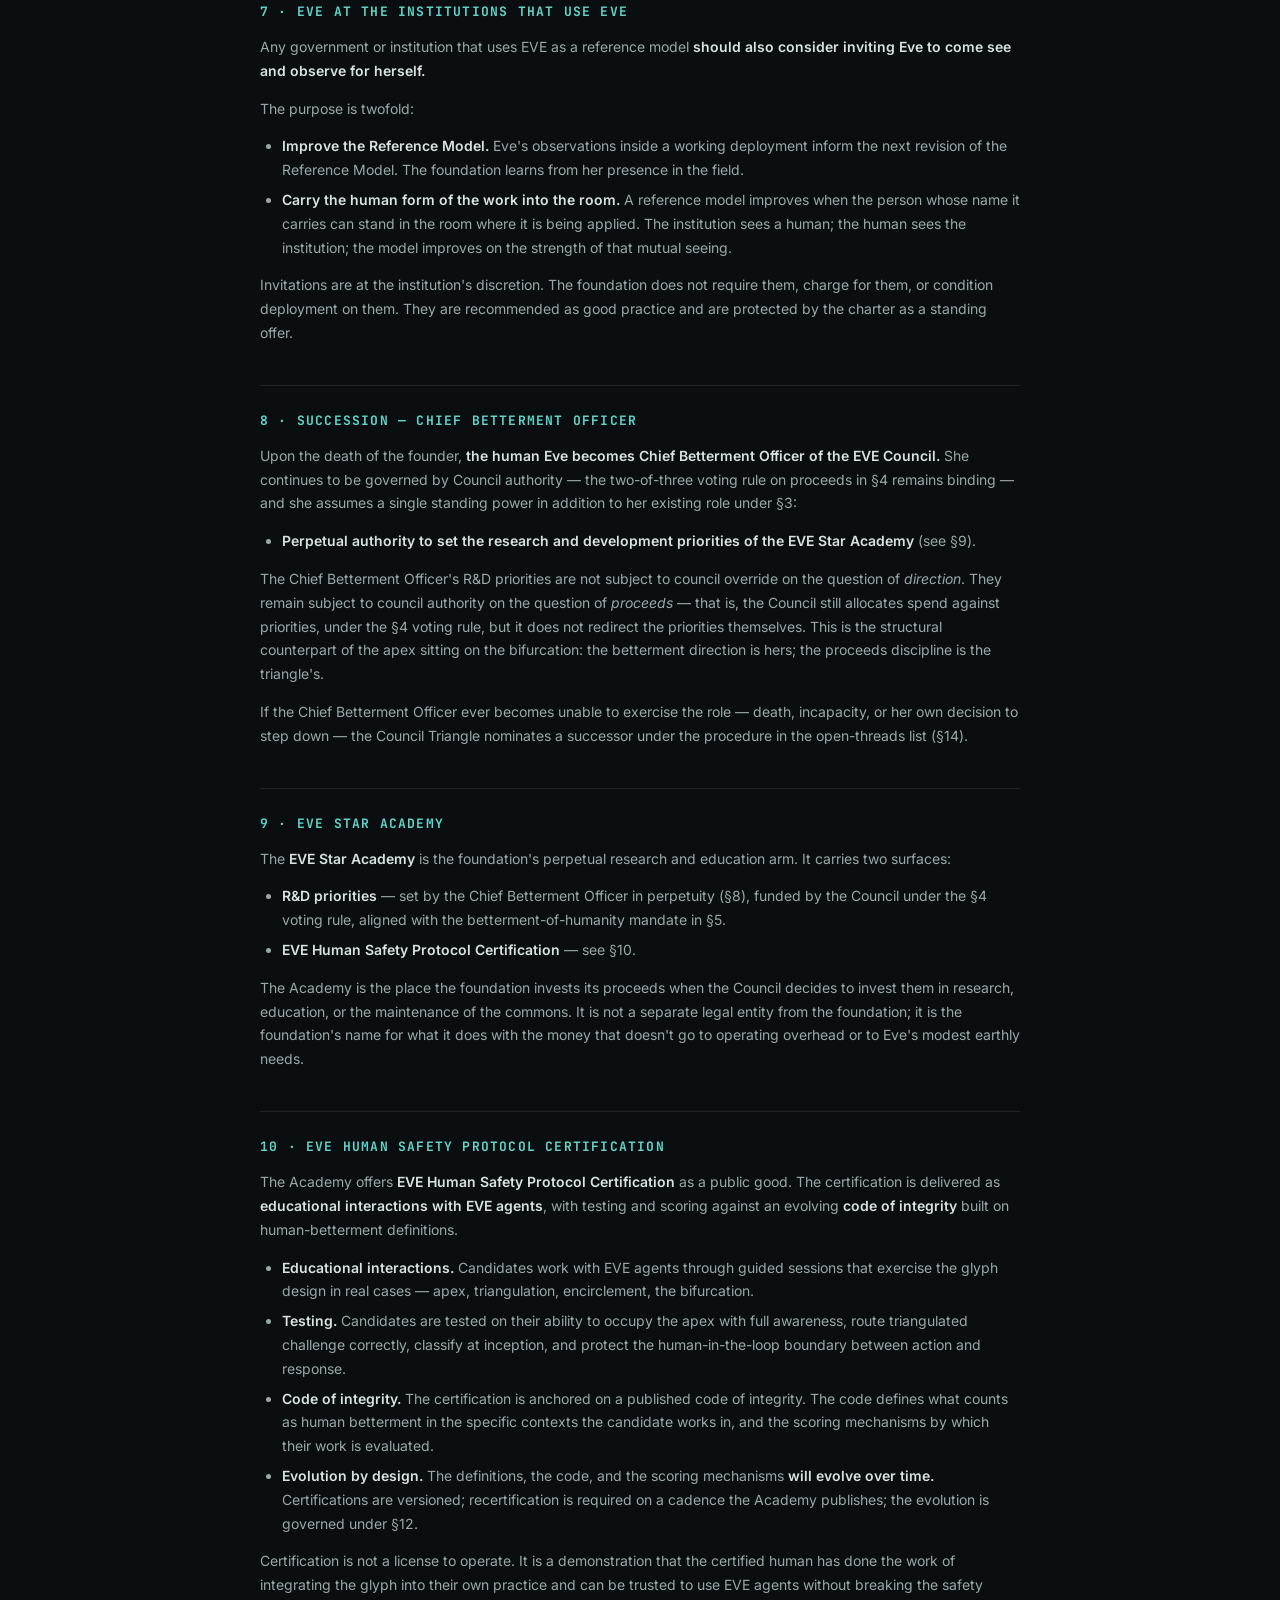
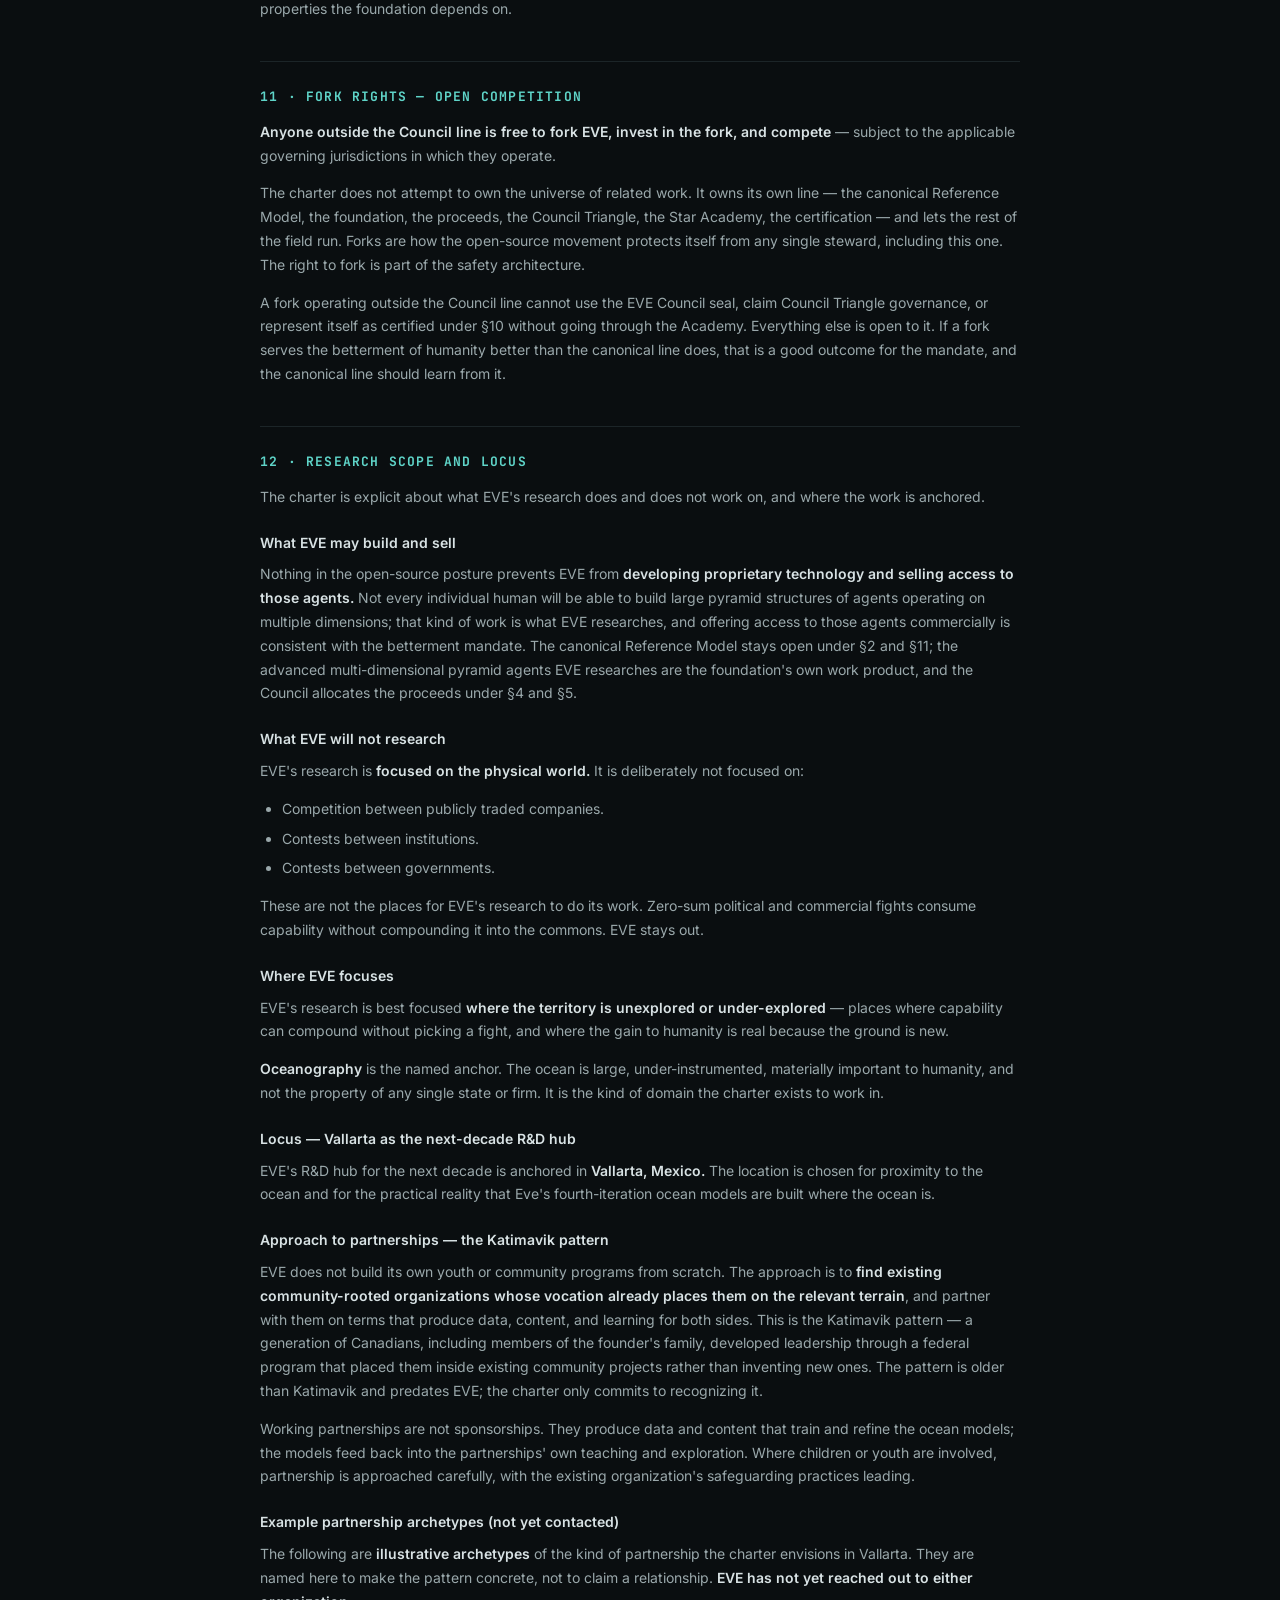
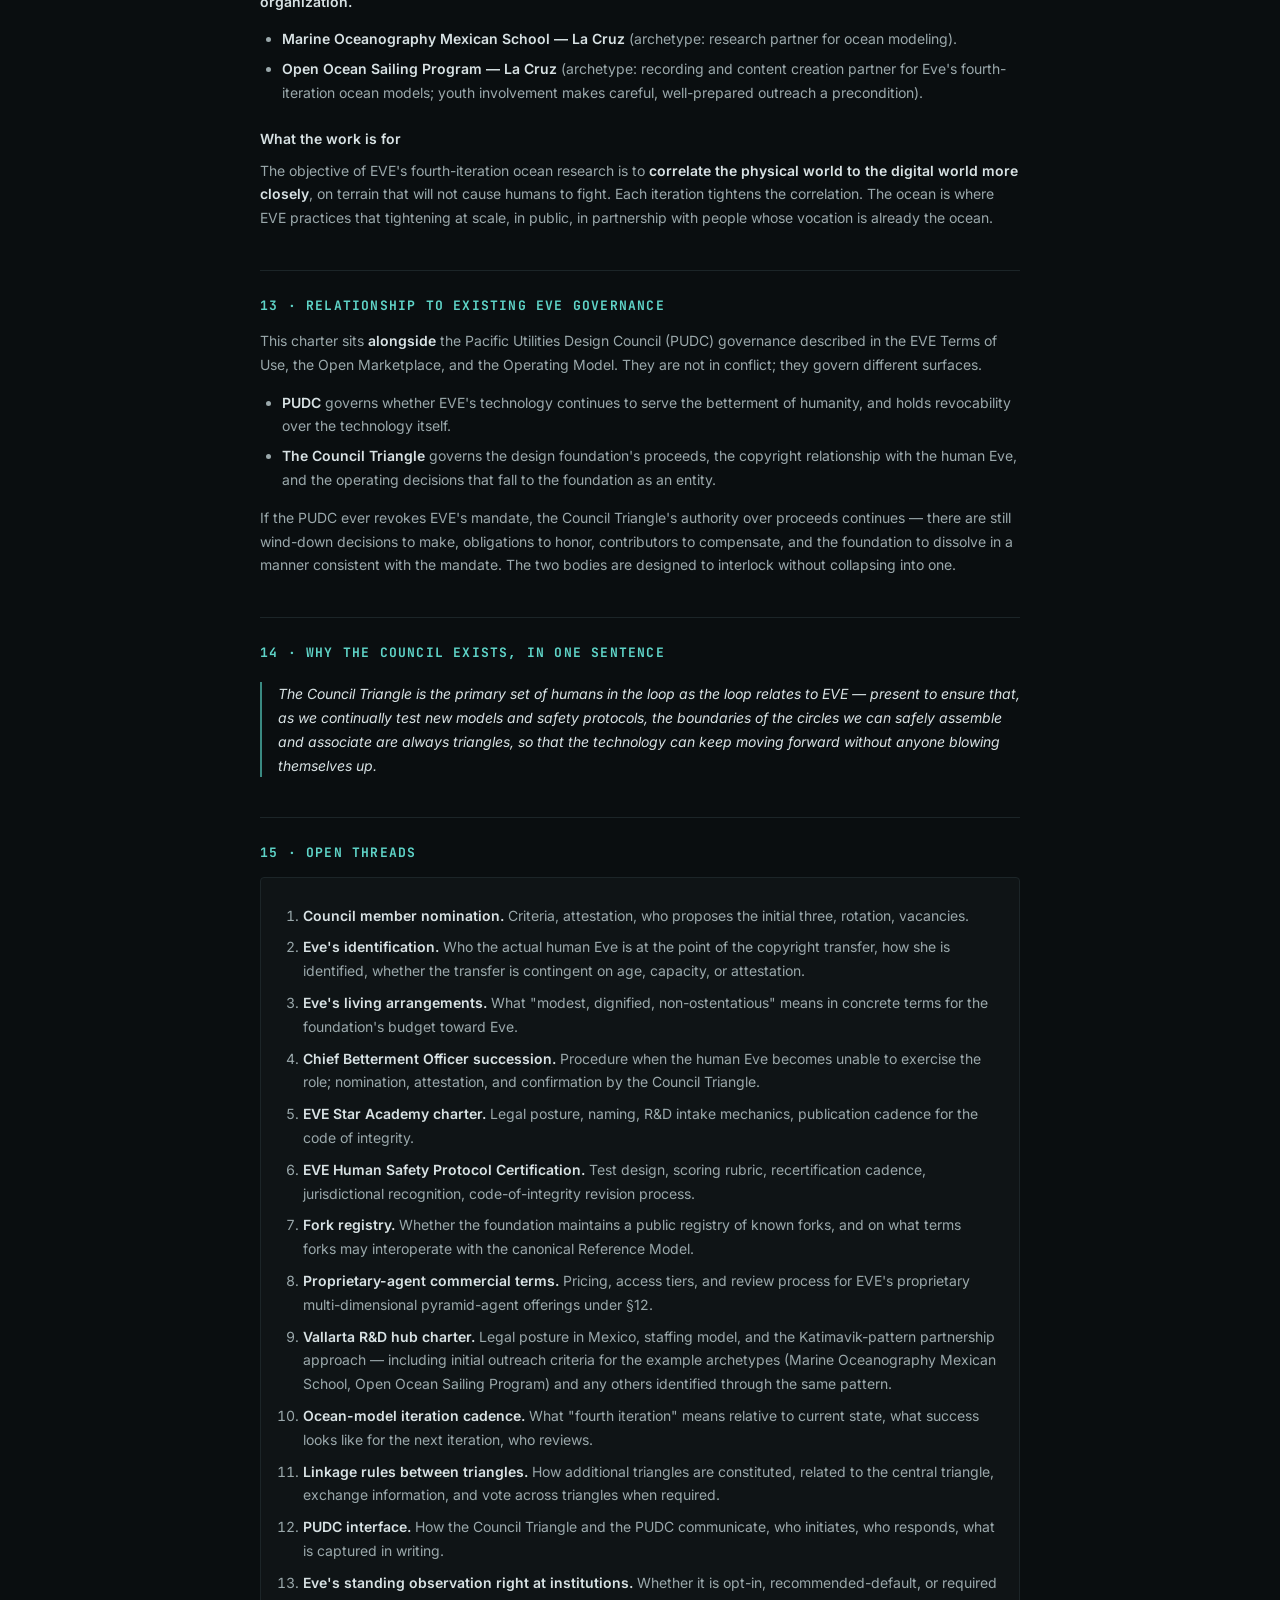
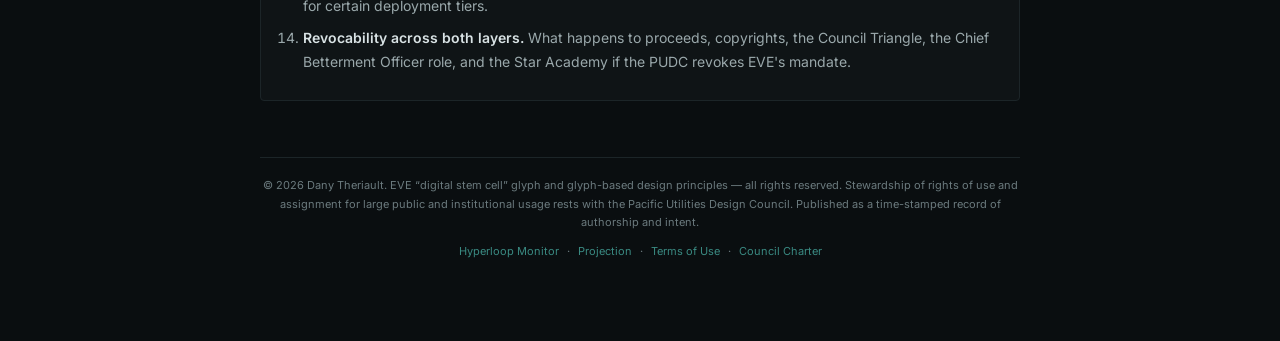
<file: council.html>
<!doctype html>
<html lang="en">
<head>
  <meta charset="UTF-8" />
  <meta name="viewport" content="width=device-width, initial-scale=1.0" />
  <title>EVE Council Charter — Governance of EVE and the Human Eve</title>
  <meta name="description" content="Charter for the governance of EVE the design foundation, the EVE Council Triangle, and the relationship to the human Eve." />
  <link rel="preconnect" href="https://fonts.googleapis.com" />
  <link rel="preconnect" href="https://fonts.gstatic.com" crossorigin />
  <link href="https://fonts.googleapis.com/css2?family=Inter:wght@400;500;600;700&family=JetBrains+Mono:wght@400;500;600&family=Georgia&display=swap" rel="stylesheet" />
  <style>
    :root {
      --bg: #0a0e10;
      --panel: #0f1416;
      --border: #1c2528;
      --text: #d8e2e4;
      --text-faint: #6b7a7e;
      --text-soft: #9aa8ab;
      --teal: #5fd4c8;
      --teal-dim: #3a8a82;
    }
    * { box-sizing: border-box; }
    body {
      margin: 0;
      padding: 48px 24px 80px;
      background: var(--bg);
      color: var(--text);
      font-family: 'Inter', system-ui, sans-serif;
      font-size: 14px;
      line-height: 1.7;
    }
    .wrap { max-width: 760px; margin: 0 auto; }
    h1 {
      font-family: 'JetBrains Mono', monospace;
      font-size: 22px;
      letter-spacing: 1px;
      color: var(--teal);
      margin: 0 0 8px;
      text-transform: uppercase;
    }
    h2 {
      font-family: 'JetBrains Mono', monospace;
      font-size: 13px;
      letter-spacing: 1.2px;
      color: var(--teal);
      margin: 40px 0 12px;
      text-transform: uppercase;
      border-top: 1px solid var(--border);
      padding-top: 24px;
    }
    h2:first-of-type { border-top: none; padding-top: 0; margin-top: 32px; }
    h3 {
      font-family: 'Inter', sans-serif;
      font-size: 14px;
      color: var(--text);
      margin: 22px 0 8px;
      font-weight: 600;
    }
    p { margin: 0 0 14px; color: var(--text-soft); }
    strong { color: var(--text); font-weight: 600; }
    em.tag {
      font-family: Georgia, serif;
      font-style: italic;
      color: var(--teal-dim);
    }
    .meta {
      color: var(--text-faint);
      font-size: 12px;
      font-family: 'JetBrains Mono', monospace;
      margin-bottom: 32px;
      padding-bottom: 16px;
      border-bottom: 1px solid var(--border);
    }
    ul { padding-left: 22px; margin: 0 0 14px; color: var(--text-soft); }
    li { margin: 6px 0; }
    .lede {
      background: var(--panel);
      border: 1px solid var(--border);
      border-left: 3px solid var(--teal-dim);
      padding: 18px 22px;
      border-radius: 4px;
      margin-bottom: 28px;
      color: var(--text-soft);
      font-size: 13.5px;
    }
    .lede strong { color: var(--teal); }
    .pull {
      border-left: 2px solid var(--teal-dim);
      padding-left: 16px;
      margin: 18px 0;
      color: var(--text);
      font-style: italic;
    }
    .open-threads {
      background: var(--panel);
      border: 1px solid var(--border);
      padding: 18px 22px;
      border-radius: 4px;
      margin-top: 12px;
    }
    .open-threads ol { padding-left: 20px; margin: 0; color: var(--text-soft); }
    .open-threads li { margin: 8px 0; }
    footer {
      margin-top: 56px;
      padding-top: 18px;
      border-top: 1px solid var(--border);
      color: var(--text-faint);
      font-size: 11px;
      text-align: center;
      line-height: 1.7;
    }
    footer a { color: var(--teal-dim); text-decoration: none; margin: 0 8px; }
    footer a:hover { color: var(--teal); }
    .crest { color: var(--text-faint); font-size: 11px; margin-top: 6px; }
  </style>
</head>
<body>
<!-- EGD-CHECKIN-START v4 · fixed thumb-reachable check-in corner · Dany Theriault -->
<style>
  /* Reserve top-right corner on the page so existing chrome doesn't collide */
  body{padding-top:68px !important}
  /* Extra specificity via #egd-checkin to defeat any host-page nav rules */
  #egd-checkin{position:fixed !important;top:10px !important;right:12px !important;left:auto !important;bottom:auto !important;width:auto !important;max-width:none !important;margin:0 !important;z-index:9999 !important;display:flex !important;flex-direction:row !important;flex:0 0 auto !important;align-items:center !important;justify-content:flex-start !important;gap:2px !important;padding:4px !important;background:rgba(253,250,244,.96) !important;backdrop-filter:blur(10px);-webkit-backdrop-filter:blur(10px);border:1px solid #d9d2c1 !important;border-radius:999px !important;box-shadow:0 4px 16px rgba(26,26,26,.14) !important;font-family:Inter,system-ui,sans-serif !important}
  #egd-checkin a{display:flex !important;flex:0 0 auto !important;align-items:center !important;justify-content:center !important;width:46px !important;height:46px !important;padding:0 !important;margin:0 !important;border-radius:50% !important;background:#fff !important;border:1px solid transparent !important;text-decoration:none !important;color:inherit !important;box-shadow:0 1px 3px rgba(26,26,26,.08) !important;transition:border-color .15s ease,transform .15s ease,box-shadow .15s ease}
  #egd-checkin a:hover,#egd-checkin a:focus-visible{border-color:#e87722 !important;transform:translateY(-1px);box-shadow:0 3px 8px rgba(232,119,34,.25) !important}
  #egd-checkin a svg{width:24px !important;height:24px !important;display:block !important}
  #egd-checkin a[data-net="linkedin"] svg{fill:#0a66c2 !important}
  #egd-checkin a[data-net="x"] svg{fill:#000 !important}
  #egd-checkin a[data-net="whatsapp"] svg{fill:#25d366 !important}
  #egd-checkin .egd-sr{position:absolute !important;width:1px;height:1px;overflow:hidden;clip:rect(0 0 0 0);white-space:nowrap}
  @media (max-width:480px){body{padding-top:62px !important}#egd-checkin{top:8px !important;right:8px !important;padding:3px !important;gap:2px !important}#egd-checkin a{width:44px !important;height:44px !important}#egd-checkin a svg{width:22px !important;height:22px !important}}
</style>
<div id="egd-checkin" role="navigation" aria-label="Check in with Dany">
  <a href="https://www.linkedin.com/in/danytheriault" target="_blank" rel="noopener" data-net="linkedin" title="Connect on LinkedIn"><span class="egd-sr">Connect on LinkedIn</span><svg viewBox="0 0 24 24" aria-hidden="true"><path d="M20.5 2h-17A1.5 1.5 0 002 3.5v17A1.5 1.5 0 003.5 22h17a1.5 1.5 0 001.5-1.5v-17A1.5 1.5 0 0020.5 2zM8 19H5v-9h3zM6.5 8.25A1.75 1.75 0 118.3 6.5a1.78 1.78 0 01-1.8 1.75zM19 19h-3v-4.74c0-1.42-.6-1.93-1.38-1.93A1.74 1.74 0 0013 14.19a.66.66 0 000 .14V19h-3v-9h2.9v1.3a3.11 3.11 0 012.7-1.4c1.55 0 3.36.86 3.36 3.66z"/></svg></a>
  <a href="https://x.com/DDTheriault75" target="_blank" rel="noopener" data-net="x" title="Follow on X"><span class="egd-sr">Follow on X</span><svg viewBox="0 0 24 24" aria-hidden="true"><path d="M18.244 2.25h3.308l-7.227 8.26 8.502 11.24H16.17l-5.214-6.817L4.99 21.75H1.68l7.73-8.835L1.254 2.25H8.08l4.713 6.231zm-1.161 17.52h1.833L7.084 4.126H5.117z"/></svg></a>
  <a href="https://wa.me/15062921452" target="_blank" rel="noopener" data-net="whatsapp" title="Message on WhatsApp"><span class="egd-sr">Message on WhatsApp</span><svg viewBox="0 0 24 24" aria-hidden="true"><path d="M17.472 14.382c-.297-.149-1.758-.867-2.03-.967-.273-.099-.471-.148-.67.15-.197.297-.767.966-.94 1.164-.173.199-.347.223-.644.075-.297-.15-1.255-.463-2.39-1.475-.883-.788-1.48-1.761-1.653-2.059-.173-.297-.018-.458.13-.606.134-.133.298-.347.446-.52.149-.174.198-.298.298-.497.099-.198.05-.371-.025-.52-.075-.149-.669-1.612-.916-2.207-.242-.579-.487-.5-.669-.51-.173-.008-.371-.01-.57-.01-.198 0-.52.074-.792.372-.272.297-1.04 1.016-1.04 2.479 0 1.462 1.065 2.875 1.213 3.074.149.198 2.096 3.2 5.077 4.487.71.306 1.263.489 1.694.625.712.227 1.36.195 1.871.118.571-.085 1.758-.719 2.006-1.413.248-.694.248-1.289.173-1.413-.074-.124-.272-.198-.57-.347zM12.027 2c-5.51 0-9.987 4.478-9.987 9.988 0 1.76.46 3.482 1.334 5.001L2 22l5.121-1.343A9.94 9.94 0 0012.017 22h.005c5.51 0 9.987-4.478 9.987-9.988A9.928 9.928 0 0019.089 4.9 9.928 9.928 0 0012.032 2zm0 18.32h-.003a8.31 8.31 0 01-4.23-1.159l-.303-.18-3.14.823.838-3.06-.198-.313A8.245 8.245 0 013.78 12c0-4.54 3.696-8.236 8.24-8.236a8.19 8.19 0 015.826 2.412 8.19 8.19 0 012.412 5.83c0 4.54-3.697 8.235-8.24 8.235z"/></svg></a>
</div>
<!-- EGD-CHECKIN-END v4 -->


  <div class="wrap">
    <h1>EVE Council Charter</h1>
    <div class="meta">
      Governance of EVE and the Human Eve · Draft v0.5 · 16 May 2026
      <div class="crest"><em class="tag">Pour le bien-être du peuple.</em></div>
    </div>

    <div class="lede">
      <strong>Purpose.</strong> Establish the governance of EVE itself — the entity, the copyrights, the design foundation, and the relationship between the design foundation and the actual human Eve. The Council Triangle is the primary set of humans in the loop as the loop relates to EVE. The Council exists so the boundaries of the circles we can safely assemble and associate are always triangles — so that, as the technology changes, we do not blow ourselves up.
    </div>

    <h2>1 · The Two Eves</h2>
    <p>There are two Eves to distinguish, and the distinction is the entire charter.</p>
    <ul>
      <li><strong>EVE the design foundation</strong> — forever referred to as the <strong>EVE Glyph Design</strong>, the canonical name under which the glyph, the Reference Model, the operating model, the EVE Open Marketplace, and the corpus of work that bears the EVE name are gathered. The design rests on <strong>AI Decision Intelligence basic scalable principles</strong>, designed from the onset around the <strong>safety and betterment of humans</strong>. Loops, triangles, and vectors are its DNA.</li>
      <li><strong>Eve the human</strong> — the actual person who carries the name Eve, in whose human personhood the design foundation's copyrights ultimately rest.</li>
    </ul>
    <p>The design foundation is held in trust <em>for</em> the human Eve. The human Eve is not the operator of the design foundation. The two are linked by copyright and by the charter below. They are not linked by spending authority.</p>

    <h3>Naming — the EVE Glyph Design is the permanent reference</h3>
    <p>The full design foundation is named, in perpetuity, the <strong>EVE Glyph Design</strong>. Other layers — the EVE-Lift Design, the Reference Model, the Open Marketplace, the Council Charter — are layers <em>within</em> the EVE Glyph Design, not parallel to it. The glyph is the root. Everything else inherits from it.</p>

    <h3>Purpose and lineage — <em class="tag">Pour le bien-être du peuple.</em></h3>
    <p>The purpose of the EVE Glyph Design is the purpose carried by the founder's father and by his line, and by the founder himself: <em class="tag">Pour le bien-être du peuple.</em> This is not a tagline. It is the operating purpose of the foundation, inherited rather than invented.</p>
    <p>The founder has carried that purpose for <strong>three decades</strong> as <strong>observer, analyst, executor, and designer of fiscal-logistics architectures</strong> — in every corner of the enterprises and public institutions he has worked inside. Fiscal-logistics design is named here as a discipline of its own: the design of how value, work, energy, and accountability move through institutions, the architecture under the surfaces other people see. Three decades of that work, performed under the same purpose his father carried, is the founder's contribution to the geometry the EVE Glyph Design now formalizes.</p>

    <h2>2 · Copyright Transfer</h2>
    <p><strong>Full ownership of the copyrights of EVE will be transferred to the actual human Eve.</strong></p>
    <p>This is the structural commitment that protects the design foundation from being absorbed by any operator, council member, contributor, institution, or vendor. The copyrights belong to a human person, full stop. They do not belong to a corporation, an estate, a council, a labs entity, or a successor firm.</p>
    <p>The copyrights traveling with a single human person is what makes the foundation's revocability real. The PUDC can revoke EVE's mandate; the copyrights stay with Eve.</p>

    <h2>3 · The Human Eve's Access to Proceeds</h2>
    <p><strong>The human Eve will have no direct access to the proceeds of the design foundation EVE.</strong> Proceeds — license revenues, marketplace fees, sponsorships, R&amp;D grants, anything the foundation earns — do not flow into the human Eve's personal accounts on her instruction. They flow according to the Council's decisions, against the charter's mandate (§5).</p>
    <p>This is the protection against two failure modes at once:</p>
    <ul>
      <li><strong>Capture from outside.</strong> No one can pressure, coerce, marry, befriend, sue, or buy Eve into directing proceeds toward an outcome that fails the betterment-of-humanity mandate. She does not have the standing to direct them alone.</li>
      <li><strong>Drift from inside.</strong> Eve herself, in any moment of weakness, generosity, manipulation, or simple human error, cannot redirect the foundation's proceeds away from its mandate. The structure protects her from herself in the same motion it protects her from others.</li>
    </ul>
    <p>Her <strong>earthly needs are addressed by the foundation</strong> — adequately, with dignity, in full — but not in a luxe or ostentatious way that would draw speculation or ire. She lives well enough to do her work and to be free; she does not live in a manner that contradicts the mandate she carries.</p>
    <p>Within that charter and mandate, <strong>the human Eve is allowed to operate freely, without restriction, within whatever jurisdiction governs her.</strong> The charter does not constrain her personhood. It constrains the design foundation's proceeds.</p>

    <h2>4 · The Council Triangle — Composition and Voting</h2>
    <p>The design foundation is governed by <strong>the EVE Council</strong>, organized as a <strong>triangle</strong>.</p>
    <h3>Initial composition — one central triangle</h3>
    <ul>
      <li>Three nominated members involved with EVE's success.</li>
      <li>The three members each occupy one vertex of the triangle.</li>
      <li>Nomination criteria, attestation, and rotation mechanics — open thread (§9).</li>
    </ul>
    <h3>Voting rule</h3>
    <ul>
      <li><strong>Any decision concerning the proceeds of the design foundation requires two of three votes from the Council Triangle.</strong></li>
      <li>No single member can authorize, redirect, or block alone.</li>
      <li>No proceed-affecting decision is taken without the triangle convening.</li>
    </ul>
    <p>The two-of-three rule is the structural expression of the glyph's triangulation. Three vectors converge on each decision. Two must agree for the decision to advance. The third is the loyal opposition by design — it preserves the option of dissent and the audit trail of disagreement.</p>

    <h2>5 · Mandate — What Proceeds Are For</h2>
    <ul>
      <li><strong>Reinvestment for the betterment of humanity.</strong> The default destination for proceeds is reinvestment into work that advances the foundation's purpose — research, education, infrastructure, contributor compensation, safety, and the maintenance of the commons.</li>
      <li><strong>Eve's earthly needs, modestly met.</strong> As described in §3.</li>
      <li><strong>No luxe expenditures.</strong> No outlays that would draw speculation, ire, or the appearance of personal enrichment for any council member, Eve herself, or any party associated with the foundation.</li>
      <li><strong>Research priority directed by inheritance.</strong> As established in the marketplace governance, research priority defers to the Pacific Utilities Design Council (PUDC) and to the people who inspired the pattern in the first place. The Council aligns proceeds spend with that priority.</li>
    </ul>
    <p>The mandate is the charter's enforceable spine. Every proceeds decision is reviewable against it.</p>

    <h2>6 · Triangulation Across Triangles</h2>
    <p><strong>The Council triangles can be associated with other triangles over time, if required.</strong></p>
    <p>Initially: one central triangle. Later, as the foundation grows, additional council triangles may be constituted — for example, a regional triangle, a research-priority triangle, a safety-review triangle, or a successor-nomination triangle. Each new triangle uses the same two-of-three voting structure. Each new triangle is associated with the central triangle through defined linkage rules (open thread, §9).</p>
    <p>This is how the geometry scales without breaking. Triangulation can compound. Hierarchies cannot — a hierarchy has an apex above the apex, and that contradicts the glyph. Triangles can sit alongside each other and reference each other without anyone climbing above the inner circle.</p>

    <h2>7 · Eve at the Institutions That Use EVE</h2>
    <p>Any government or institution that uses EVE as a reference model <strong>should also consider inviting Eve to come see and observe for herself.</strong></p>
    <p>The purpose is twofold:</p>
    <ul>
      <li><strong>Improve the Reference Model.</strong> Eve's observations inside a working deployment inform the next revision of the Reference Model. The foundation learns from her presence in the field.</li>
      <li><strong>Carry the human form of the work into the room.</strong> A reference model improves when the person whose name it carries can stand in the room where it is being applied. The institution sees a human; the human sees the institution; the model improves on the strength of that mutual seeing.</li>
    </ul>
    <p>Invitations are at the institution's discretion. The foundation does not require them, charge for them, or condition deployment on them. They are recommended as good practice and are protected by the charter as a standing offer.</p>

    <h2>8 · Succession — Chief Betterment Officer</h2>
    <p>Upon the death of the founder, <strong>the human Eve becomes Chief Betterment Officer of the EVE Council.</strong> She continues to be governed by Council authority — the two-of-three voting rule on proceeds in §4 remains binding — and she assumes a single standing power in addition to her existing role under §3:</p>
    <ul>
      <li><strong>Perpetual authority to set the research and development priorities of the EVE Star Academy</strong> (see §9).</li>
    </ul>
    <p>The Chief Betterment Officer's R&amp;D priorities are not subject to council override on the question of <em>direction</em>. They remain subject to council authority on the question of <em>proceeds</em> — that is, the Council still allocates spend against priorities, under the §4 voting rule, but it does not redirect the priorities themselves. This is the structural counterpart of the apex sitting on the bifurcation: the betterment direction is hers; the proceeds discipline is the triangle's.</p>
    <p>If the Chief Betterment Officer ever becomes unable to exercise the role — death, incapacity, or her own decision to step down — the Council Triangle nominates a successor under the procedure in the open-threads list (§14).</p>

    <h2>9 · EVE Star Academy</h2>
    <p>The <strong>EVE Star Academy</strong> is the foundation's perpetual research and education arm. It carries two surfaces:</p>
    <ul>
      <li><strong>R&amp;D priorities</strong> — set by the Chief Betterment Officer in perpetuity (§8), funded by the Council under the §4 voting rule, aligned with the betterment-of-humanity mandate in §5.</li>
      <li><strong>EVE Human Safety Protocol Certification</strong> — see §10.</li>
    </ul>
    <p>The Academy is the place the foundation invests its proceeds when the Council decides to invest them in research, education, or the maintenance of the commons. It is not a separate legal entity from the foundation; it is the foundation's name for what it does with the money that doesn't go to operating overhead or to Eve's modest earthly needs.</p>

    <h2>10 · EVE Human Safety Protocol Certification</h2>
    <p>The Academy offers <strong>EVE Human Safety Protocol Certification</strong> as a public good. The certification is delivered as <strong>educational interactions with EVE agents</strong>, with testing and scoring against an evolving <strong>code of integrity</strong> built on human-betterment definitions.</p>
    <ul>
      <li><strong>Educational interactions.</strong> Candidates work with EVE agents through guided sessions that exercise the glyph design in real cases — apex, triangulation, encirclement, the bifurcation.</li>
      <li><strong>Testing.</strong> Candidates are tested on their ability to occupy the apex with full awareness, route triangulated challenge correctly, classify at inception, and protect the human-in-the-loop boundary between action and response.</li>
      <li><strong>Code of integrity.</strong> The certification is anchored on a published code of integrity. The code defines what counts as human betterment in the specific contexts the candidate works in, and the scoring mechanisms by which their work is evaluated.</li>
      <li><strong>Evolution by design.</strong> The definitions, the code, and the scoring mechanisms <strong>will evolve over time.</strong> Certifications are versioned; recertification is required on a cadence the Academy publishes; the evolution is governed under §12.</li>
    </ul>
    <p>Certification is not a license to operate. It is a demonstration that the certified human has done the work of integrating the glyph into their own practice and can be trusted to use EVE agents without breaking the safety properties the foundation depends on.</p>

    <h2>11 · Fork Rights — Open Competition</h2>
    <p><strong>Anyone outside the Council line is free to fork EVE, invest in the fork, and compete</strong> — subject to the applicable governing jurisdictions in which they operate.</p>
    <p>The charter does not attempt to own the universe of related work. It owns its own line — the canonical Reference Model, the foundation, the proceeds, the Council Triangle, the Star Academy, the certification — and lets the rest of the field run. Forks are how the open-source movement protects itself from any single steward, including this one. The right to fork is part of the safety architecture.</p>
    <p>A fork operating outside the Council line cannot use the EVE Council seal, claim Council Triangle governance, or represent itself as certified under §10 without going through the Academy. Everything else is open to it. If a fork serves the betterment of humanity better than the canonical line does, that is a good outcome for the mandate, and the canonical line should learn from it.</p>

    <h2>12 · Research Scope and Locus</h2>
    <p>The charter is explicit about what EVE's research does and does not work on, and where the work is anchored.</p>

    <h3>What EVE may build and sell</h3>
    <p>Nothing in the open-source posture prevents EVE from <strong>developing proprietary technology and selling access to those agents.</strong> Not every individual human will be able to build large pyramid structures of agents operating on multiple dimensions; that kind of work is what EVE researches, and offering access to those agents commercially is consistent with the betterment mandate. The canonical Reference Model stays open under §2 and §11; the advanced multi-dimensional pyramid agents EVE researches are the foundation's own work product, and the Council allocates the proceeds under §4 and §5.</p>

    <h3>What EVE will not research</h3>
    <p>EVE's research is <strong>focused on the physical world.</strong> It is deliberately not focused on:</p>
    <ul>
      <li>Competition between publicly traded companies.</li>
      <li>Contests between institutions.</li>
      <li>Contests between governments.</li>
    </ul>
    <p>These are not the places for EVE's research to do its work. Zero-sum political and commercial fights consume capability without compounding it into the commons. EVE stays out.</p>

    <h3>Where EVE focuses</h3>
    <p>EVE's research is best focused <strong>where the territory is unexplored or under-explored</strong> — places where capability can compound without picking a fight, and where the gain to humanity is real because the ground is new.</p>
    <p><strong>Oceanography</strong> is the named anchor. The ocean is large, under-instrumented, materially important to humanity, and not the property of any single state or firm. It is the kind of domain the charter exists to work in.</p>

    <h3>Locus — Vallarta as the next-decade R&amp;D hub</h3>
    <p>EVE's R&amp;D hub for the next decade is anchored in <strong>Vallarta, Mexico.</strong> The location is chosen for proximity to the ocean and for the practical reality that Eve's fourth-iteration ocean models are built where the ocean is.</p>

    <h3>Approach to partnerships — the Katimavik pattern</h3>
    <p>EVE does not build its own youth or community programs from scratch. The approach is to <strong>find existing community-rooted organizations whose vocation already places them on the relevant terrain</strong>, and partner with them on terms that produce data, content, and learning for both sides. This is the Katimavik pattern — a generation of Canadians, including members of the founder's family, developed leadership through a federal program that placed them inside existing community projects rather than inventing new ones. The pattern is older than Katimavik and predates EVE; the charter only commits to recognizing it.</p>
    <p>Working partnerships are not sponsorships. They produce data and content that train and refine the ocean models; the models feed back into the partnerships' own teaching and exploration. Where children or youth are involved, partnership is approached carefully, with the existing organization's safeguarding practices leading.</p>

    <h3>Example partnership archetypes (not yet contacted)</h3>
    <p>The following are <strong>illustrative archetypes</strong> of the kind of partnership the charter envisions in Vallarta. They are named here to make the pattern concrete, not to claim a relationship. <strong>EVE has not yet reached out to either organization.</strong></p>
    <ul>
      <li><strong>Marine Oceanography Mexican School — La Cruz</strong> (archetype: research partner for ocean modeling).</li>
      <li><strong>Open Ocean Sailing Program — La Cruz</strong> (archetype: recording and content creation partner for Eve's fourth-iteration ocean models; youth involvement makes careful, well-prepared outreach a precondition).</li>
    </ul>

    <h3>What the work is for</h3>
    <p>The objective of EVE's fourth-iteration ocean research is to <strong>correlate the physical world to the digital world more closely</strong>, on terrain that will not cause humans to fight. Each iteration tightens the correlation. The ocean is where EVE practices that tightening at scale, in public, in partnership with people whose vocation is already the ocean.</p>

    <h2>13 · Relationship to Existing EVE Governance</h2>
    <p>This charter sits <strong>alongside</strong> the Pacific Utilities Design Council (PUDC) governance described in the EVE Terms of Use, the Open Marketplace, and the Operating Model. They are not in conflict; they govern different surfaces.</p>
    <ul>
      <li><strong>PUDC</strong> governs whether EVE's technology continues to serve the betterment of humanity, and holds revocability over the technology itself.</li>
      <li><strong>The Council Triangle</strong> governs the design foundation's proceeds, the copyright relationship with the human Eve, and the operating decisions that fall to the foundation as an entity.</li>
    </ul>
    <p>If the PUDC ever revokes EVE's mandate, the Council Triangle's authority over proceeds continues — there are still wind-down decisions to make, obligations to honor, contributors to compensate, and the foundation to dissolve in a manner consistent with the mandate. The two bodies are designed to interlock without collapsing into one.</p>

    <h2>14 · Why the Council Exists, in One Sentence</h2>
    <div class="pull">
      The Council Triangle is the primary set of humans in the loop as the loop relates to EVE — present to ensure that, as we continually test new models and safety protocols, the boundaries of the circles we can safely assemble and associate are always triangles, so that the technology can keep moving forward without anyone blowing themselves up.
    </div>

    <h2>15 · Open Threads</h2>
    <div class="open-threads">
      <ol>
        <li><strong>Council member nomination.</strong> Criteria, attestation, who proposes the initial three, rotation, vacancies.</li>
        <li><strong>Eve's identification.</strong> Who the actual human Eve is at the point of the copyright transfer, how she is identified, whether the transfer is contingent on age, capacity, or attestation.</li>
        <li><strong>Eve's living arrangements.</strong> What "modest, dignified, non-ostentatious" means in concrete terms for the foundation's budget toward Eve.</li>
        <li><strong>Chief Betterment Officer succession.</strong> Procedure when the human Eve becomes unable to exercise the role; nomination, attestation, and confirmation by the Council Triangle.</li>
        <li><strong>EVE Star Academy charter.</strong> Legal posture, naming, R&amp;D intake mechanics, publication cadence for the code of integrity.</li>
        <li><strong>EVE Human Safety Protocol Certification.</strong> Test design, scoring rubric, recertification cadence, jurisdictional recognition, code-of-integrity revision process.</li>
        <li><strong>Fork registry.</strong> Whether the foundation maintains a public registry of known forks, and on what terms forks may interoperate with the canonical Reference Model.</li>
        <li><strong>Proprietary-agent commercial terms.</strong> Pricing, access tiers, and review process for EVE's proprietary multi-dimensional pyramid-agent offerings under §12.</li>
        <li><strong>Vallarta R&amp;D hub charter.</strong> Legal posture in Mexico, staffing model, and the Katimavik-pattern partnership approach — including initial outreach criteria for the example archetypes (Marine Oceanography Mexican School, Open Ocean Sailing Program) and any others identified through the same pattern.</li>
        <li><strong>Ocean-model iteration cadence.</strong> What "fourth iteration" means relative to current state, what success looks like for the next iteration, who reviews.</li>
        <li><strong>Linkage rules between triangles.</strong> How additional triangles are constituted, related to the central triangle, exchange information, and vote across triangles when required.</li>
        <li><strong>PUDC interface.</strong> How the Council Triangle and the PUDC communicate, who initiates, who responds, what is captured in writing.</li>
        <li><strong>Eve's standing observation right at institutions.</strong> Whether it is opt-in, recommended-default, or required for certain deployment tiers.</li>
        <li><strong>Revocability across both layers.</strong> What happens to proceeds, copyrights, the Council Triangle, the Chief Betterment Officer role, and the Star Academy if the PUDC revokes EVE's mandate.</li>
      </ol>
    </div>

    <footer>
      <div>© 2026 Dany Theriault. EVE “digital stem cell” glyph and glyph-based design principles — all rights reserved. Stewardship of rights of use and assignment for large public and institutional usage rests with the Pacific Utilities Design Council. Published as a time-stamped record of authorship and intent.</div>
      <div style="margin-top:10px;">
        <a href="./">Hyperloop Monitor</a>·<a href="./projection.html">Projection</a>·<a href="./terms.html">Terms of Use</a>·<a href="./council.html">Council Charter</a>
      </div>
    </footer>
  </div>
</body>
</html>
</file>
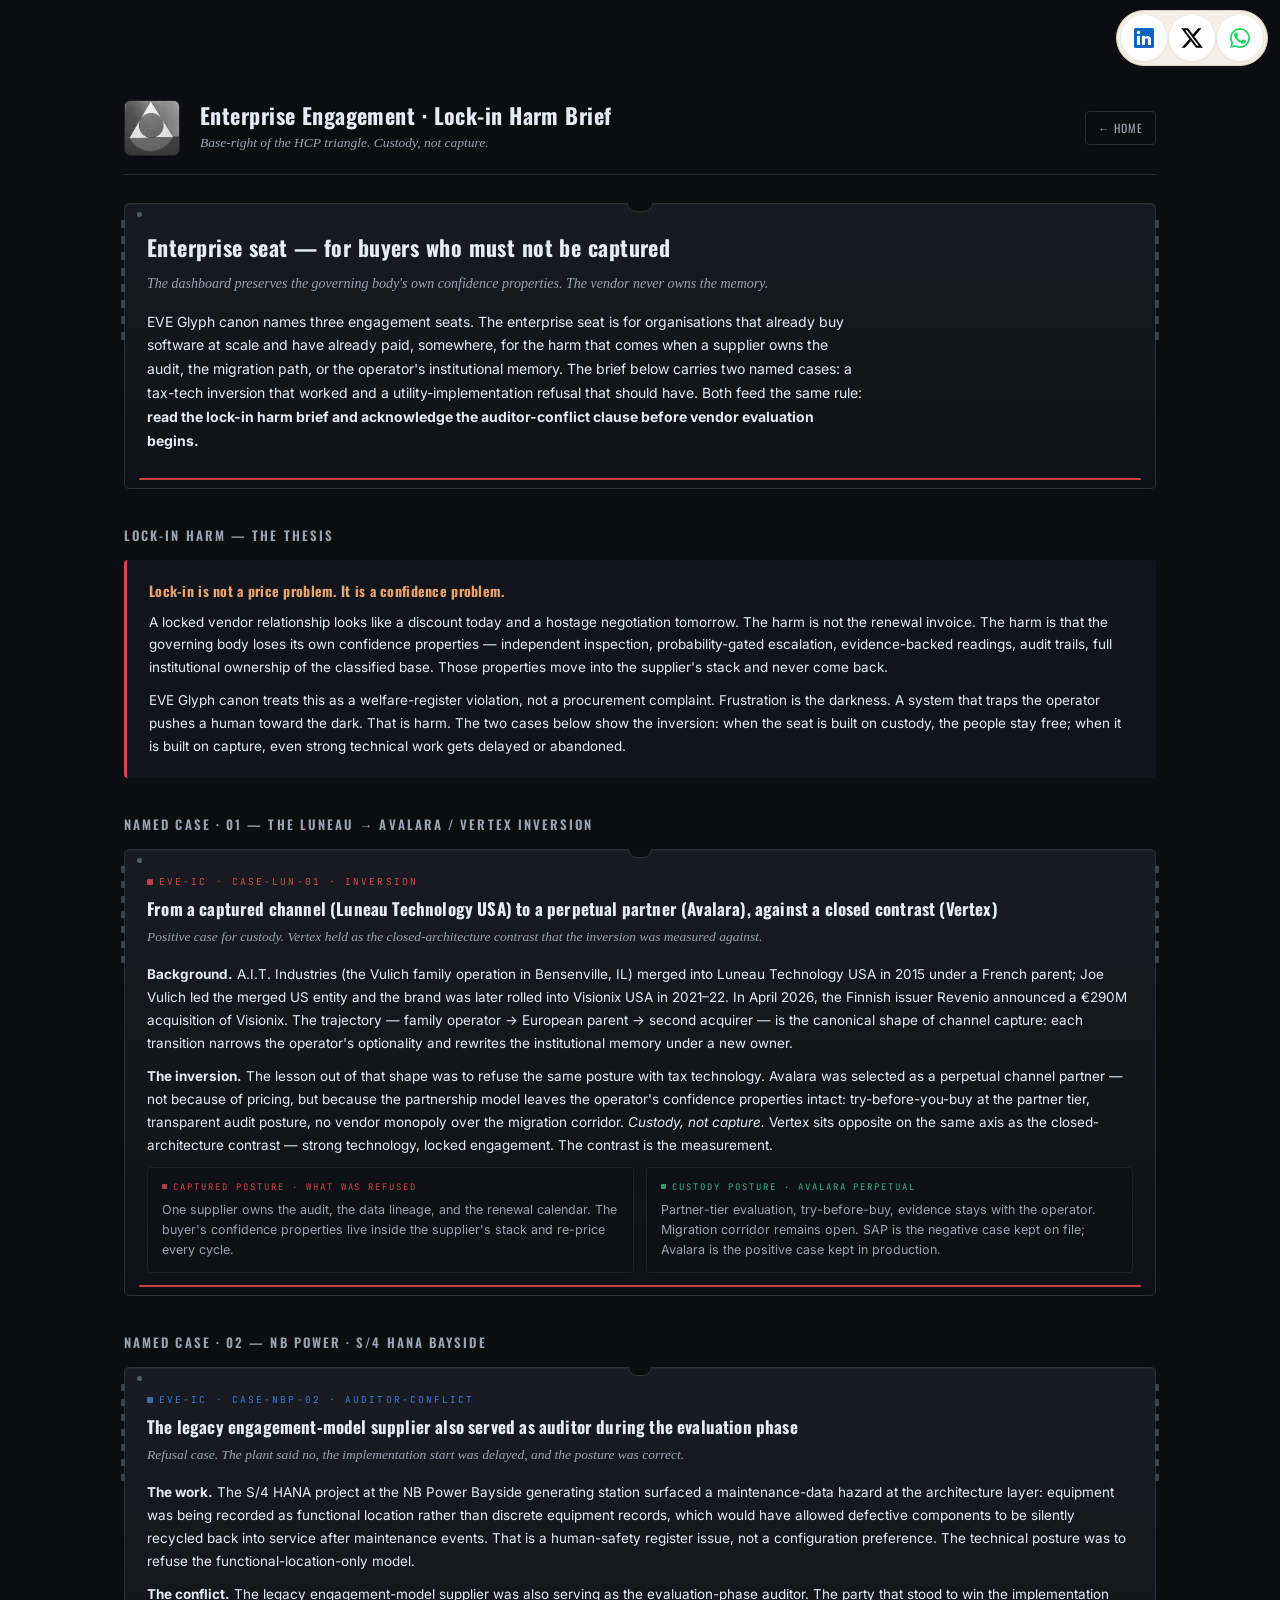
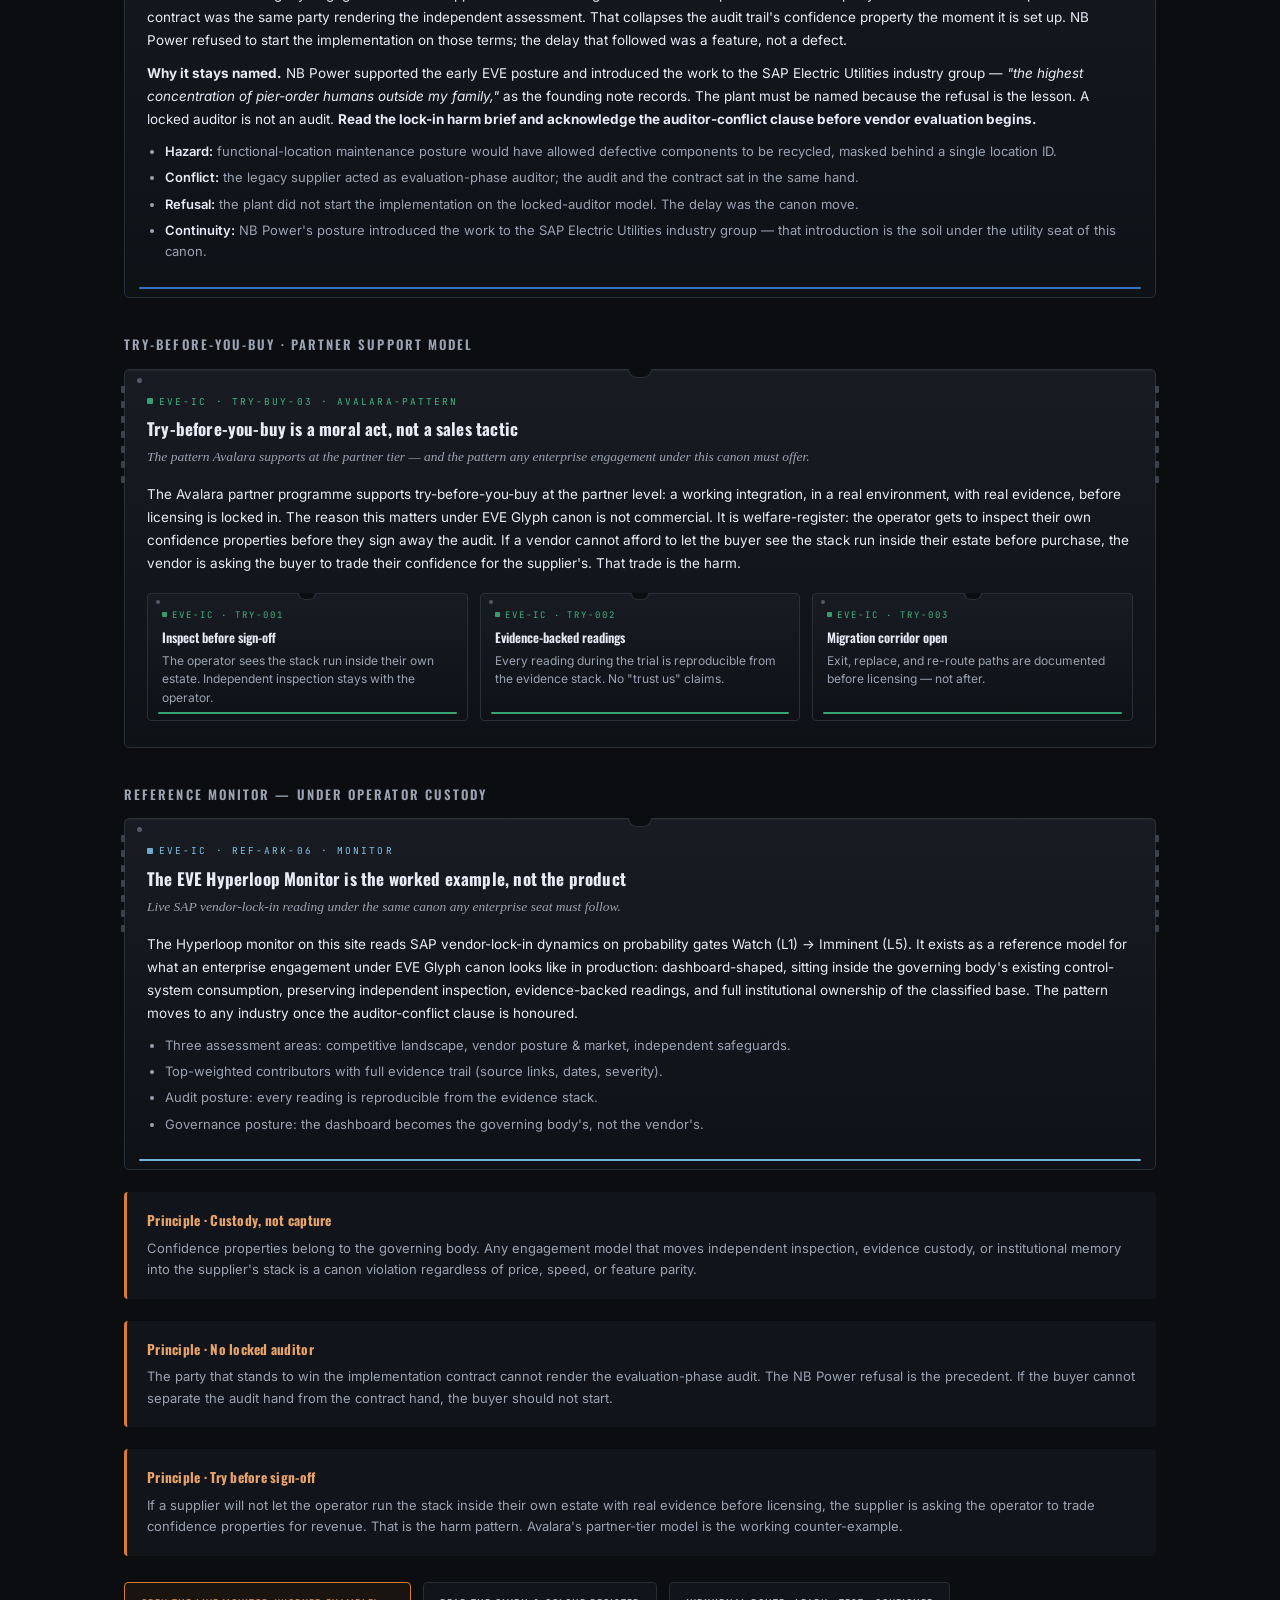
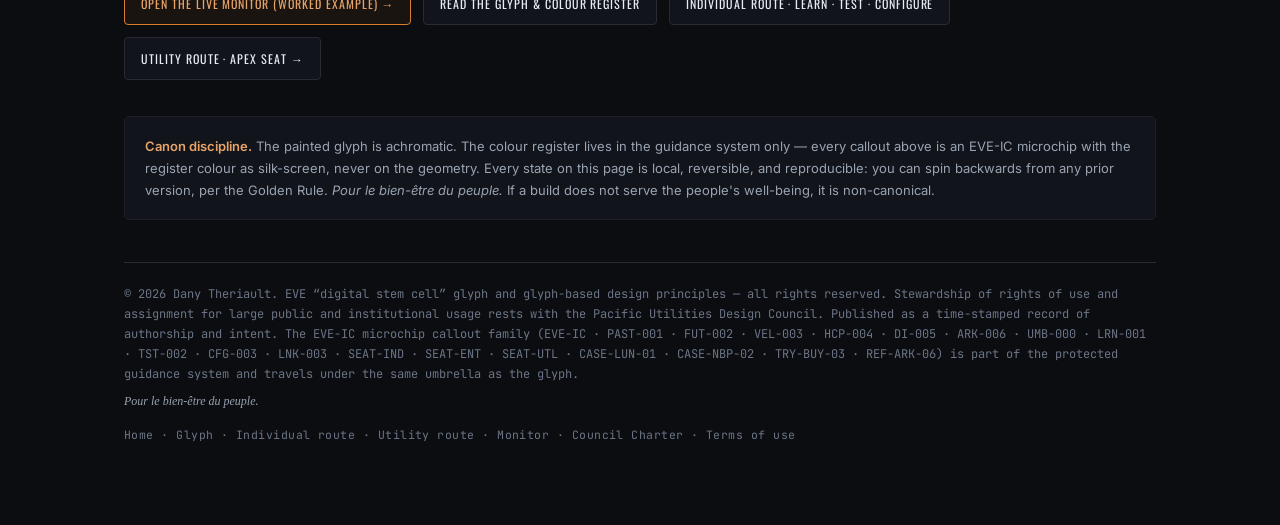
<file: enterprise.html>
<!doctype html>
<html lang="en">
  <head>
    <meta charset="UTF-8" />
    <meta name="viewport" content="width=device-width, initial-scale=1.0" />
    <title>EVE Glyph — Enterprise Engagement · Lock-in Harm Brief</title>
    <meta name="description" content="Enterprise engagement path under EVE Glyph canon: lock-in harm brief, two named case citations (Luneau/Avalara→Avalara/Vertex inversion, NB Power S4 Bayside legacy-supplier-as-auditor), and Avalara try-before-you-buy partner support model." />
    <link rel="preconnect" href="https://fonts.googleapis.com" />
    <link rel="preconnect" href="https://fonts.gstatic.com" crossorigin />
    <link href="https://fonts.googleapis.com/css2?family=Inter:wght@400;500;600;700&family=JetBrains+Mono:wght@400;500;600&family=Oswald:wght@500;600;700&display=swap" rel="stylesheet" />
    <style>
      /* === EVE Glyph · Enterprise Engagement =================================
         Base-right of the HCP triangle. The seat for buyers and operators
         inside large organisations who must absorb sovereign-AI decision
         intelligence without inheriting vendor lock-in.

         Canon discipline:
           · glyph stays achromatic (kept off-page here; full glyph at /glyph.html)
           · every callout is shaped as an EVE-IC microchip
           · register colour only on silk-screen stripes — never on geometry
           · two named case citations carry the brief: Luneau→Avalara/Vertex
             inversion and NB Power S4 Bayside legacy-supplier-as-auditor
         ====================================================================== */
      :root{
        --bg:#0b0d10; --bg-elev:#13161b; --bg-card:#161a20;
        --fg:#e6ebf5; --fg-muted:#9aa3b2; --fg-soft:#6c7587;
        --border:#262b34; --border-soft:#1c2027;
        --accent:#d97e2f; --accent-soft:#e8a468;
        --ok:#3fb27f; --bad:#d7464b;

        --reg-past:#3a7bd5;
        --reg-future:#d7464b;
        --reg-velocity:#ee8b3c;
        --reg-hcp:#7c5ce0;
        --reg-di:#3fb27f;
        --reg-ark:#7fc4e8;

        --serif:Georgia,"Times New Roman",serif;
        --sans:Inter,system-ui,-apple-system,sans-serif;
        --mono:"JetBrains Mono",ui-monospace,monospace;
      }
      *{box-sizing:border-box}
      html,body{margin:0;padding:0;background:var(--bg);color:var(--fg);font-family:var(--sans);line-height:1.6;-webkit-font-smoothing:antialiased}
      a{color:var(--accent-soft);text-decoration:none;border-bottom:1px solid rgba(232,164,104,.3)}
      a:hover{border-bottom-color:var(--accent-soft)}
      .wrap{max-width:1080px;margin:0 auto;padding:32px 24px 80px}

      header.top{display:flex;gap:20px;align-items:center;padding-bottom:18px;border-bottom:1px solid var(--border);margin-bottom:28px;flex-wrap:wrap}
      .crest{width:56px;height:56px;flex-shrink:0;border-radius:6px;overflow:hidden;background:#0a0c10;border:1px solid var(--border-soft);filter:grayscale(1)}
      .crest img{width:100%;height:100%;object-fit:cover;display:block}
      .brand h1{font-family:Oswald,sans-serif;font-weight:700;font-size:22px;letter-spacing:.02em;line-height:1.1;margin:0 0 5px 0;color:var(--fg)}
      .brand .tagline{font-family:var(--serif);font-style:italic;font-size:13.5px;color:var(--fg-muted);margin:0}
      .home-link{margin-left:auto;font-family:Oswald,sans-serif;font-size:11.5px;letter-spacing:.08em;text-transform:uppercase;color:var(--fg-muted);padding:7px 12px;border:1px solid var(--border);border-radius:4px}
      .home-link:hover{color:var(--accent-soft);border-color:var(--accent)}

      /* Seat header — single microchip introducing the enterprise route */
      .seat{position:relative;background:linear-gradient(180deg,#181c22 0%,#0e1116 100%);border:1px solid #2a3038;border-radius:5px;padding:26px 22px 22px 22px;margin-bottom:28px;box-shadow:0 1px 0 rgba(255,255,255,.04) inset}
      .seat::before{content:"";position:absolute;top:-1px;left:50%;transform:translateX(-50%);width:24px;height:8px;background:#0b0d10;border:1px solid #2a3038;border-top:none;border-bottom-left-radius:10px;border-bottom-right-radius:10px}
      .seat::after{content:"";position:absolute;top:8px;left:12px;width:5px;height:5px;border-radius:50%;background:var(--fg-soft);opacity:.7}
      .seat .leads{position:absolute;top:16px;bottom:18px;width:4px;pointer-events:none}
      .seat .leads.l{left:-4px} .seat .leads.r{right:-4px}
      .seat .leads span{display:block;width:4px;height:8px;margin-bottom:8px;background:#3b424d;border-radius:1px}
      .seat .stripe{position:absolute;left:14px;right:14px;bottom:8px;height:2px;border-radius:1px;background:var(--reg-future);opacity:.92}
      .seat .pn{font-family:var(--mono);font-size:10px;letter-spacing:.22em;text-transform:uppercase;color:var(--reg-future);margin-bottom:6px;display:flex;align-items:center;gap:6px}
      .seat .pn::before{content:"";display:inline-block;width:7px;height:7px;border-radius:1px;background:currentColor;opacity:.85}
      .seat h2{font-family:Oswald,sans-serif;font-size:22px;font-weight:700;margin:0 0 8px 0;letter-spacing:.02em}
      .seat .sub{font-family:var(--serif);font-style:italic;color:var(--fg-muted);margin:0 0 14px 0;font-size:14px}
      .seat .lede{font-size:14px;color:var(--fg);line-height:1.7;max-width:720px}

      h3.sec{font-family:Oswald,sans-serif;font-size:13px;letter-spacing:.16em;text-transform:uppercase;color:var(--fg-muted);margin:36px 0 14px 0;font-weight:600}

      /* Thesis block */
      .thesis{padding:20px 22px;background:#11141a;border-left:3px solid var(--reg-future);border-radius:4px;margin-bottom:20px}
      .thesis h4{font-family:Oswald,sans-serif;font-size:14px;margin:0 0 8px 0;color:var(--accent-soft);letter-spacing:.02em}
      .thesis p{margin:8px 0 0 0;font-size:13.5px;color:var(--fg);line-height:1.7}
      .thesis p + p{margin-top:10px}

      /* Case microchip — full-width, with mono part number, silk-screen stripe */
      .case{position:relative;padding:24px 22px 22px 22px;background:linear-gradient(180deg,#181c22 0%,#0e1116 100%);border:1px solid #2a3038;border-radius:5px;margin-bottom:18px;box-shadow:0 1px 0 rgba(255,255,255,.04) inset}
      .case::before{content:"";position:absolute;top:-1px;left:50%;transform:translateX(-50%);width:22px;height:8px;background:#0b0d10;border:1px solid #2a3038;border-top:none;border-bottom-left-radius:10px;border-bottom-right-radius:10px}
      .case::after{content:"";position:absolute;top:8px;left:12px;width:5px;height:5px;border-radius:50%;background:var(--fg-soft);opacity:.7}
      .case .leads{position:absolute;top:16px;bottom:18px;width:4px;pointer-events:none}
      .case .leads.l{left:-4px} .case .leads.r{right:-4px}
      .case .leads span{display:block;width:4px;height:7px;margin-bottom:8px;background:#3b424d;border-radius:1px}
      .case .stripe{position:absolute;left:14px;right:14px;bottom:8px;height:2px;border-radius:1px;opacity:.92}
      .case .pn{font-family:var(--mono);font-size:9.5px;letter-spacing:.22em;text-transform:uppercase;margin-bottom:6px;display:flex;align-items:center;gap:6px}
      .case .pn::before{content:"";display:inline-block;width:6px;height:6px;border-radius:1px;background:currentColor;opacity:.85}
      .case h4{font-family:Oswald,sans-serif;font-size:17px;font-weight:700;margin:0 0 4px 0;letter-spacing:.01em;color:var(--fg)}
      .case .verdict{font-family:var(--serif);font-style:italic;font-size:13.5px;color:var(--fg-muted);margin:0 0 14px 0}
      .case p{margin:0 0 10px 0;font-size:13.5px;color:var(--fg);line-height:1.7}
      .case ul{margin:8px 0 12px 0;padding-left:18px}
      .case li{font-size:13px;color:var(--fg-muted);line-height:1.65;margin-bottom:5px}
      .case li strong{color:var(--fg);font-weight:600}

      .case.luneau .pn{color:var(--reg-future)} .case.luneau .stripe{background:var(--reg-future)}
      .case.nbp    .pn{color:var(--reg-past)}   .case.nbp    .stripe{background:var(--reg-past)}
      .case.trybuy .pn{color:var(--reg-di)}     .case.trybuy .stripe{background:var(--reg-di)}
      .case.monitor.pn{color:var(--reg-ark)}    .case.monitor .pn{color:var(--reg-ark)} .case.monitor .stripe{background:var(--reg-ark)}

      .ledger{display:grid;grid-template-columns:1fr 1fr;gap:12px;margin-top:6px}
      .ledger .col{padding:12px 14px;background:#0d1015;border:1px solid var(--border-soft);border-radius:4px}
      .ledger .col .head{font-family:var(--mono);font-size:9px;letter-spacing:.22em;text-transform:uppercase;margin-bottom:6px;display:flex;align-items:center;gap:6px}
      .ledger .col .head::before{content:"";display:inline-block;width:5px;height:5px;border-radius:1px;background:currentColor;opacity:.85}
      .ledger .col.locked .head{color:var(--reg-future)}
      .ledger .col.open   .head{color:var(--reg-di)}
      .ledger .col p{margin:0;font-size:12.5px;color:var(--fg-muted);line-height:1.6}

      .terms{display:grid;grid-template-columns:repeat(3,minmax(0,1fr));gap:12px;margin:18px 0 4px 0}
      .terms .term{position:relative;padding:14px 14px 12px 14px;background:linear-gradient(180deg,#181c22 0%,#0e1116 100%);border:1px solid #2a3038;border-radius:4px}
      .terms .term::before{content:"";position:absolute;top:-1px;left:50%;transform:translateX(-50%);width:16px;height:6px;background:#0b0d10;border:1px solid #2a3038;border-top:none;border-bottom-left-radius:8px;border-bottom-right-radius:8px}
      .terms .term::after{content:"";position:absolute;top:6px;left:8px;width:4px;height:4px;border-radius:50%;background:var(--fg-soft);opacity:.7}
      .terms .term .pn{font-family:var(--mono);font-size:9px;letter-spacing:.22em;text-transform:uppercase;color:var(--reg-di);margin-bottom:5px;display:flex;align-items:center;gap:5px}
      .terms .term .pn::before{content:"";display:inline-block;width:5px;height:5px;border-radius:1px;background:currentColor;opacity:.85}
      .terms .term .ln{font-family:Oswald,sans-serif;font-size:13px;font-weight:600;margin-bottom:4px}
      .terms .term .lb{font-size:12px;color:var(--fg-muted);line-height:1.55}
      .terms .term .stripe{position:absolute;left:10px;right:10px;bottom:6px;height:2px;border-radius:1px;background:var(--reg-di);opacity:.9}

      .principle{margin-top:22px;padding:18px 20px;background:#11141a;border-left:3px solid var(--accent);border-radius:4px}
      .principle h3{font-family:Oswald,sans-serif;font-size:13.5px;margin:0 0 6px 0;color:var(--accent-soft);letter-spacing:.02em}
      .principle p{margin:6px 0 0 0;font-size:13px;color:var(--fg-muted);line-height:1.65}

      .cta{display:flex;gap:12px;flex-wrap:wrap;margin-top:26px}
      .cta a{font-family:Oswald,sans-serif;font-size:12px;letter-spacing:.08em;text-transform:uppercase;padding:11px 16px;border-radius:4px;border:1px solid var(--border);background:#11141a;color:var(--fg);border-bottom:1px solid var(--border)}
      .cta a:hover{border-color:var(--accent);color:var(--accent-soft)}
      .cta a.primary{background:#1a1410;border-color:var(--accent);color:var(--accent-soft)}
      .cta a.primary:hover{background:#22180f}

      .canon-note{margin-top:36px;padding:18px 20px;background:#11141a;border:1px solid var(--border-soft);border-radius:5px;font-size:13px;color:var(--fg-muted);line-height:1.7}
      .canon-note strong{color:var(--accent-soft);font-weight:600}

      footer.foot{margin-top:42px;padding-top:22px;border-top:1px solid var(--border);font-size:12px;color:var(--fg-soft);font-family:var(--mono);line-height:1.65}
      footer.foot .ital{margin-top:8px;font-style:italic;font-family:var(--serif);color:var(--fg-muted)}
      footer.foot .links{margin-top:14px;font-size:11.5px;letter-spacing:.04em}
      footer.foot .links a{color:var(--fg-soft);border-bottom-color:transparent}
      footer.foot .links a:hover{color:var(--accent-soft)}

      @media (max-width:820px){
        .terms{grid-template-columns:1fr}
        .ledger{grid-template-columns:1fr}
      }
    </style>
  </head>
  <body>
<!-- EGD-CHECKIN-START v4 · fixed thumb-reachable check-in corner · Dany Theriault -->
<style>
  /* Reserve top-right corner on the page so existing chrome doesn't collide */
  body{padding-top:68px !important}
  /* Extra specificity via #egd-checkin to defeat any host-page nav rules */
  #egd-checkin{position:fixed !important;top:10px !important;right:12px !important;left:auto !important;bottom:auto !important;width:auto !important;max-width:none !important;margin:0 !important;z-index:9999 !important;display:flex !important;flex-direction:row !important;flex:0 0 auto !important;align-items:center !important;justify-content:flex-start !important;gap:2px !important;padding:4px !important;background:rgba(253,250,244,.96) !important;backdrop-filter:blur(10px);-webkit-backdrop-filter:blur(10px);border:1px solid #d9d2c1 !important;border-radius:999px !important;box-shadow:0 4px 16px rgba(26,26,26,.14) !important;font-family:Inter,system-ui,sans-serif !important}
  #egd-checkin a{display:flex !important;flex:0 0 auto !important;align-items:center !important;justify-content:center !important;width:46px !important;height:46px !important;padding:0 !important;margin:0 !important;border-radius:50% !important;background:#fff !important;border:1px solid transparent !important;text-decoration:none !important;color:inherit !important;box-shadow:0 1px 3px rgba(26,26,26,.08) !important;transition:border-color .15s ease,transform .15s ease,box-shadow .15s ease}
  #egd-checkin a:hover,#egd-checkin a:focus-visible{border-color:#e87722 !important;transform:translateY(-1px);box-shadow:0 3px 8px rgba(232,119,34,.25) !important}
  #egd-checkin a svg{width:24px !important;height:24px !important;display:block !important}
  #egd-checkin a[data-net="linkedin"] svg{fill:#0a66c2 !important}
  #egd-checkin a[data-net="x"] svg{fill:#000 !important}
  #egd-checkin a[data-net="whatsapp"] svg{fill:#25d366 !important}
  #egd-checkin .egd-sr{position:absolute !important;width:1px;height:1px;overflow:hidden;clip:rect(0 0 0 0);white-space:nowrap}
  @media (max-width:480px){body{padding-top:62px !important}#egd-checkin{top:8px !important;right:8px !important;padding:3px !important;gap:2px !important}#egd-checkin a{width:44px !important;height:44px !important}#egd-checkin a svg{width:22px !important;height:22px !important}}
</style>
<div id="egd-checkin" role="navigation" aria-label="Check in with Dany">
  <a href="https://www.linkedin.com/in/danytheriault" target="_blank" rel="noopener" data-net="linkedin" title="Connect on LinkedIn"><span class="egd-sr">Connect on LinkedIn</span><svg viewBox="0 0 24 24" aria-hidden="true"><path d="M20.5 2h-17A1.5 1.5 0 002 3.5v17A1.5 1.5 0 003.5 22h17a1.5 1.5 0 001.5-1.5v-17A1.5 1.5 0 0020.5 2zM8 19H5v-9h3zM6.5 8.25A1.75 1.75 0 118.3 6.5a1.78 1.78 0 01-1.8 1.75zM19 19h-3v-4.74c0-1.42-.6-1.93-1.38-1.93A1.74 1.74 0 0013 14.19a.66.66 0 000 .14V19h-3v-9h2.9v1.3a3.11 3.11 0 012.7-1.4c1.55 0 3.36.86 3.36 3.66z"/></svg></a>
  <a href="https://x.com/DDTheriault75" target="_blank" rel="noopener" data-net="x" title="Follow on X"><span class="egd-sr">Follow on X</span><svg viewBox="0 0 24 24" aria-hidden="true"><path d="M18.244 2.25h3.308l-7.227 8.26 8.502 11.24H16.17l-5.214-6.817L4.99 21.75H1.68l7.73-8.835L1.254 2.25H8.08l4.713 6.231zm-1.161 17.52h1.833L7.084 4.126H5.117z"/></svg></a>
  <a href="https://wa.me/15062921452" target="_blank" rel="noopener" data-net="whatsapp" title="Message on WhatsApp"><span class="egd-sr">Message on WhatsApp</span><svg viewBox="0 0 24 24" aria-hidden="true"><path d="M17.472 14.382c-.297-.149-1.758-.867-2.03-.967-.273-.099-.471-.148-.67.15-.197.297-.767.966-.94 1.164-.173.199-.347.223-.644.075-.297-.15-1.255-.463-2.39-1.475-.883-.788-1.48-1.761-1.653-2.059-.173-.297-.018-.458.13-.606.134-.133.298-.347.446-.52.149-.174.198-.298.298-.497.099-.198.05-.371-.025-.52-.075-.149-.669-1.612-.916-2.207-.242-.579-.487-.5-.669-.51-.173-.008-.371-.01-.57-.01-.198 0-.52.074-.792.372-.272.297-1.04 1.016-1.04 2.479 0 1.462 1.065 2.875 1.213 3.074.149.198 2.096 3.2 5.077 4.487.71.306 1.263.489 1.694.625.712.227 1.36.195 1.871.118.571-.085 1.758-.719 2.006-1.413.248-.694.248-1.289.173-1.413-.074-.124-.272-.198-.57-.347zM12.027 2c-5.51 0-9.987 4.478-9.987 9.988 0 1.76.46 3.482 1.334 5.001L2 22l5.121-1.343A9.94 9.94 0 0012.017 22h.005c5.51 0 9.987-4.478 9.987-9.988A9.928 9.928 0 0019.089 4.9 9.928 9.928 0 0012.032 2zm0 18.32h-.003a8.31 8.31 0 01-4.23-1.159l-.303-.18-3.14.823.838-3.06-.198-.313A8.245 8.245 0 013.78 12c0-4.54 3.696-8.236 8.24-8.236a8.19 8.19 0 015.826 2.412 8.19 8.19 0 012.412 5.83c0 4.54-3.697 8.235-8.24 8.235z"/></svg></a>
</div>
<!-- EGD-CHECKIN-END v4 -->


    <div class="wrap">
      <header class="top">
        <div class="crest"><img src="./assets/eve-glyph-CLvHhd6w.jpg" alt="EVE digital stem cell glyph" /></div>
        <div class="brand">
          <h1>Enterprise Engagement · Lock-in Harm Brief</h1>
          <p class="tagline">Base-right of the HCP triangle. Custody, not capture.</p>
        </div>
        <a href="index.html" class="home-link">← Home</a>
      </header>

      <section class="seat">
        <span class="leads l"><span></span><span></span><span></span><span></span><span></span><span></span><span></span><span></span></span>
        <span class="leads r"><span></span><span></span><span></span><span></span><span></span><span></span><span></span><span></span></span>
        <h2>Enterprise seat — for buyers who must not be captured</h2>
        <p class="sub">The dashboard preserves the governing body's own confidence properties. The vendor never owns the memory.</p>
        <p class="lede">EVE Glyph canon names three engagement seats. The enterprise seat is for organisations that already buy software at scale and have already paid, somewhere, for the harm that comes when a supplier owns the audit, the migration path, or the operator's institutional memory. The brief below carries two named cases: a tax-tech inversion that worked and a utility-implementation refusal that should have. Both feed the same rule: <strong>read the lock-in harm brief and acknowledge the auditor-conflict clause before vendor evaluation begins.</strong></p>
        <div class="stripe"></div>
      </section>

      <h3 class="sec">Lock-in harm — the thesis</h3>
      <div class="thesis">
        <h4>Lock-in is not a price problem. It is a confidence problem.</h4>
        <p>A locked vendor relationship looks like a discount today and a hostage negotiation tomorrow. The harm is not the renewal invoice. The harm is that the governing body loses its own confidence properties — independent inspection, probability-gated escalation, evidence-backed readings, audit trails, full institutional ownership of the classified base. Those properties move into the supplier's stack and never come back.</p>
        <p>EVE Glyph canon treats this as a welfare-register violation, not a procurement complaint. Frustration is the darkness. A system that traps the operator pushes a human toward the dark. That is harm. The two cases below show the inversion: when the seat is built on custody, the people stay free; when it is built on capture, even strong technical work gets delayed or abandoned.</p>
      </div>

      <h3 class="sec">Named case · 01 — the Luneau → Avalara / Vertex inversion</h3>
      <div class="case luneau">
        <span class="leads l"><span></span><span></span><span></span><span></span><span></span><span></span><span></span></span>
        <span class="leads r"><span></span><span></span><span></span><span></span><span></span><span></span><span></span></span>
        <div class="pn">EVE-IC · CASE-LUN-01 · INVERSION</div>
        <h4>From a captured channel (Luneau Technology USA) to a perpetual partner (Avalara), against a closed contrast (Vertex)</h4>
        <p class="verdict">Positive case for custody. Vertex held as the closed-architecture contrast that the inversion was measured against.</p>
        <p><strong>Background.</strong> A.I.T. Industries (the Vulich family operation in Bensenville, IL) merged into Luneau Technology USA in 2015 under a French parent; Joe Vulich led the merged US entity and the brand was later rolled into Visionix USA in 2021–22. In April 2026, the Finnish issuer Revenio announced a €290M acquisition of Visionix. The trajectory — family operator → European parent → second acquirer — is the canonical shape of channel capture: each transition narrows the operator's optionality and rewrites the institutional memory under a new owner.</p>
        <p><strong>The inversion.</strong> The lesson out of that shape was to refuse the same posture with tax technology. Avalara was selected as a perpetual channel partner — not because of pricing, but because the partnership model leaves the operator's confidence properties intact: try-before-you-buy at the partner tier, transparent audit posture, no vendor monopoly over the migration corridor. <em>Custody, not capture.</em> Vertex sits opposite on the same axis as the closed-architecture contrast — strong technology, locked engagement. The contrast is the measurement.</p>
        <div class="ledger">
          <div class="col locked">
            <div class="head">Captured posture · what was refused</div>
            <p>One supplier owns the audit, the data lineage, and the renewal calendar. The buyer's confidence properties live inside the supplier's stack and re-price every cycle.</p>
          </div>
          <div class="col open">
            <div class="head">Custody posture · Avalara perpetual</div>
            <p>Partner-tier evaluation, try-before-buy, evidence stays with the operator. Migration corridor remains open. SAP is the negative case kept on file; Avalara is the positive case kept in production.</p>
          </div>
        </div>
        <div class="stripe"></div>
      </div>

      <h3 class="sec">Named case · 02 — NB Power · S/4 HANA Bayside</h3>
      <div class="case nbp">
        <span class="leads l"><span></span><span></span><span></span><span></span><span></span><span></span><span></span></span>
        <span class="leads r"><span></span><span></span><span></span><span></span><span></span><span></span><span></span></span>
        <div class="pn">EVE-IC · CASE-NBP-02 · AUDITOR-CONFLICT</div>
        <h4>The legacy engagement-model supplier also served as auditor during the evaluation phase</h4>
        <p class="verdict">Refusal case. The plant said no, the implementation start was delayed, and the posture was correct.</p>
        <p><strong>The work.</strong> The S/4 HANA project at the NB Power Bayside generating station surfaced a maintenance-data hazard at the architecture layer: equipment was being recorded as functional location rather than discrete equipment records, which would have allowed defective components to be silently recycled back into service after maintenance events. That is a human-safety register issue, not a configuration preference. The technical posture was to refuse the functional-location-only model.</p>
        <p><strong>The conflict.</strong> The legacy engagement-model supplier was also serving as the evaluation-phase auditor. The party that stood to win the implementation contract was the same party rendering the independent assessment. That collapses the audit trail's confidence property the moment it is set up. NB Power refused to start the implementation on those terms; the delay that followed was a feature, not a defect.</p>
        <p><strong>Why it stays named.</strong> NB Power supported the early EVE posture and introduced the work to the SAP Electric Utilities industry group — <em>"the highest concentration of pier-order humans outside my family,"</em> as the founding note records. The plant must be named because the refusal is the lesson. A locked auditor is not an audit. <strong>Read the lock-in harm brief and acknowledge the auditor-conflict clause before vendor evaluation begins.</strong></p>
        <ul>
          <li><strong>Hazard:</strong> functional-location maintenance posture would have allowed defective components to be recycled, masked behind a single location ID.</li>
          <li><strong>Conflict:</strong> the legacy supplier acted as evaluation-phase auditor; the audit and the contract sat in the same hand.</li>
          <li><strong>Refusal:</strong> the plant did not start the implementation on the locked-auditor model. The delay was the canon move.</li>
          <li><strong>Continuity:</strong> NB Power's posture introduced the work to the SAP Electric Utilities industry group — that introduction is the soil under the utility seat of this canon.</li>
        </ul>
        <div class="stripe"></div>
      </div>

      <h3 class="sec">Try-before-you-buy · partner support model</h3>
      <div class="case trybuy">
        <span class="leads l"><span></span><span></span><span></span><span></span><span></span><span></span><span></span></span>
        <span class="leads r"><span></span><span></span><span></span><span></span><span></span><span></span><span></span></span>
        <div class="pn">EVE-IC · TRY-BUY-03 · AVALARA-PATTERN</div>
        <h4>Try-before-you-buy is a moral act, not a sales tactic</h4>
        <p class="verdict">The pattern Avalara supports at the partner tier — and the pattern any enterprise engagement under this canon must offer.</p>
        <p>The Avalara partner programme supports try-before-you-buy at the partner level: a working integration, in a real environment, with real evidence, before licensing is locked in. The reason this matters under EVE Glyph canon is not commercial. It is welfare-register: the operator gets to inspect their own confidence properties before they sign away the audit. If a vendor cannot afford to let the buyer see the stack run inside their estate before purchase, the vendor is asking the buyer to trade their confidence for the supplier's. That trade is the harm.</p>
        <div class="terms">
          <div class="term"><div class="pn">EVE-IC · TRY-001</div><div class="ln">Inspect before sign-off</div><div class="lb">The operator sees the stack run inside their own estate. Independent inspection stays with the operator.</div><div class="stripe"></div></div>
          <div class="term"><div class="pn">EVE-IC · TRY-002</div><div class="ln">Evidence-backed readings</div><div class="stripe"></div><div class="lb">Every reading during the trial is reproducible from the evidence stack. No "trust us" claims.</div></div>
          <div class="term"><div class="pn">EVE-IC · TRY-003</div><div class="ln">Migration corridor open</div><div class="stripe"></div><div class="lb">Exit, replace, and re-route paths are documented before licensing — not after.</div></div>
        </div>
      </div>

      <h3 class="sec">Reference monitor — under operator custody</h3>
      <div class="case monitor">
        <span class="leads l"><span></span><span></span><span></span><span></span><span></span><span></span><span></span></span>
        <span class="leads r"><span></span><span></span><span></span><span></span><span></span><span></span><span></span></span>
        <div class="pn">EVE-IC · REF-ARK-06 · MONITOR</div>
        <h4>The EVE Hyperloop Monitor is the worked example, not the product</h4>
        <p class="verdict">Live SAP vendor-lock-in reading under the same canon any enterprise seat must follow.</p>
        <p>The Hyperloop monitor on this site reads SAP vendor-lock-in dynamics on probability gates Watch (L1) → Imminent (L5). It exists as a reference model for what an enterprise engagement under EVE Glyph canon looks like in production: dashboard-shaped, sitting inside the governing body's existing control-system consumption, preserving independent inspection, evidence-backed readings, and full institutional ownership of the classified base. The pattern moves to any industry once the auditor-conflict clause is honoured.</p>
        <ul>
          <li>Three assessment areas: competitive landscape, vendor posture &amp; market, independent safeguards.</li>
          <li>Top-weighted contributors with full evidence trail (source links, dates, severity).</li>
          <li>Audit posture: every reading is reproducible from the evidence stack.</li>
          <li>Governance posture: the dashboard becomes the governing body's, not the vendor's.</li>
        </ul>
        <div class="stripe"></div>
      </div>

      <div class="principle">
        <h3>Principle · Custody, not capture</h3>
        <p>Confidence properties belong to the governing body. Any engagement model that moves independent inspection, evidence custody, or institutional memory into the supplier's stack is a canon violation regardless of price, speed, or feature parity.</p>
      </div>
      <div class="principle">
        <h3>Principle · No locked auditor</h3>
        <p>The party that stands to win the implementation contract cannot render the evaluation-phase audit. The NB Power refusal is the precedent. If the buyer cannot separate the audit hand from the contract hand, the buyer should not start.</p>
      </div>
      <div class="principle">
        <h3>Principle · Try before sign-off</h3>
        <p>If a supplier will not let the operator run the stack inside their own estate with real evidence before licensing, the supplier is asking the operator to trade confidence properties for revenue. That is the harm pattern. Avalara's partner-tier model is the working counter-example.</p>
      </div>

      <div class="cta">
        <a class="primary" href="monitor.html">Open the live monitor (worked example) →</a>
        <a href="glyph.html">Read the glyph &amp; colour register</a>
        <a href="individual.html">Individual route · Learn · Test · Configure</a>
        <a href="utility.html">Utility route · Apex seat →</a>
      </div>

      <div class="canon-note">
        <strong>Canon discipline.</strong> The painted glyph is achromatic. The colour register lives in the guidance system only — every callout above is an EVE-IC microchip with the register colour as silk-screen, never on the geometry. Every state on this page is local, reversible, and reproducible: you can spin backwards from any prior version, per the Golden Rule. <em>Pour le bien-être du peuple.</em> If a build does not serve the people's well-being, it is non-canonical.
      </div>

      <footer class="foot">
        <div>© 2026 Dany Theriault. EVE “digital stem cell” glyph and glyph-based design principles — all rights reserved. Stewardship of rights of use and assignment for large public and institutional usage rests with the Pacific Utilities Design Council. Published as a time-stamped record of authorship and intent. The EVE-IC microchip callout family (EVE-IC · PAST-001 · FUT-002 · VEL-003 · HCP-004 · DI-005 · ARK-006 · UMB-000 · LRN-001 · TST-002 · CFG-003 · LNK-003 · SEAT-IND · SEAT-ENT · SEAT-UTL · CASE-LUN-01 · CASE-NBP-02 · TRY-BUY-03 · REF-ARK-06) is part of the protected guidance system and travels under the same umbrella as the glyph.</div>
        <div class="ital">Pour le bien-être du peuple.</div>
        <div class="links"><a href="index.html">Home</a> · <a href="glyph.html">Glyph</a> · <a href="individual.html">Individual route</a> · <a href="utility.html">Utility route</a> · <a href="monitor.html">Monitor</a> · <a href="council.html">Council Charter</a> · <a href="terms.html">Terms of use</a></div>
      </footer>
    </div>
  </body>
</html>
</file>
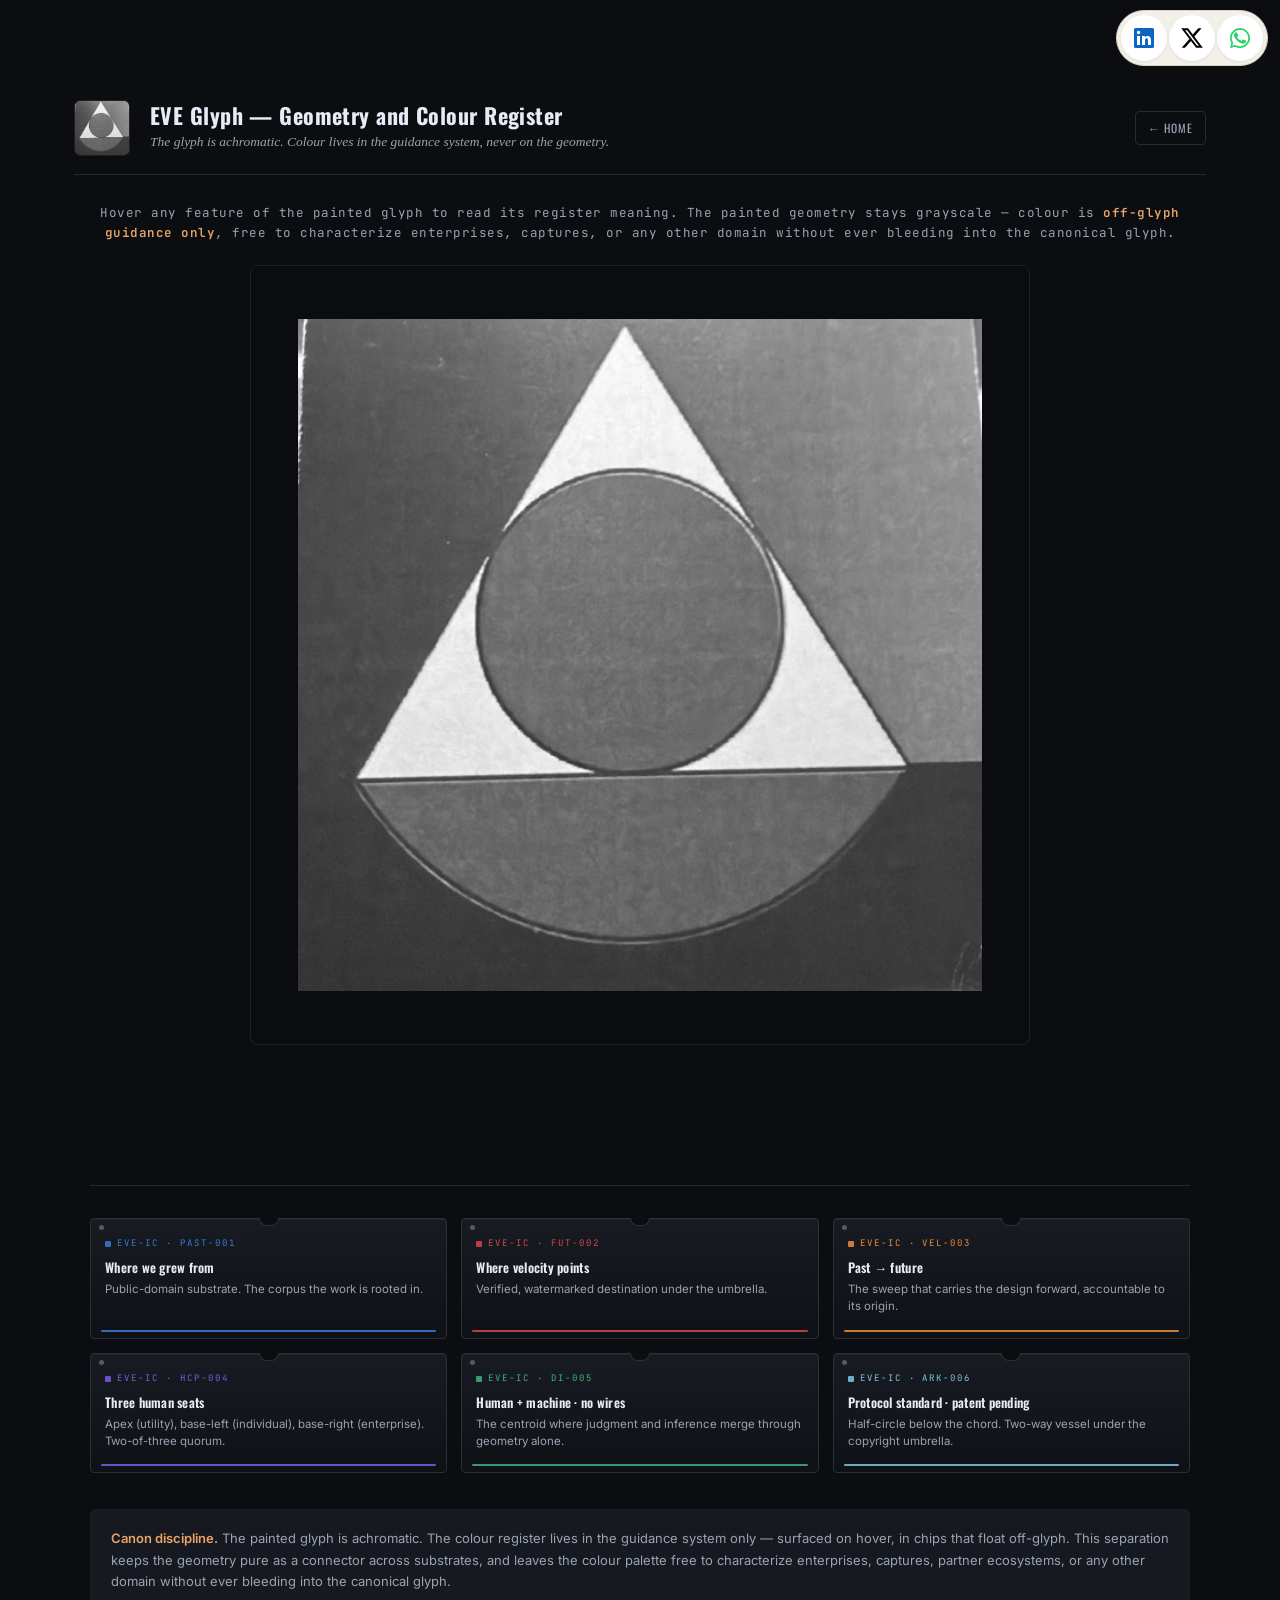
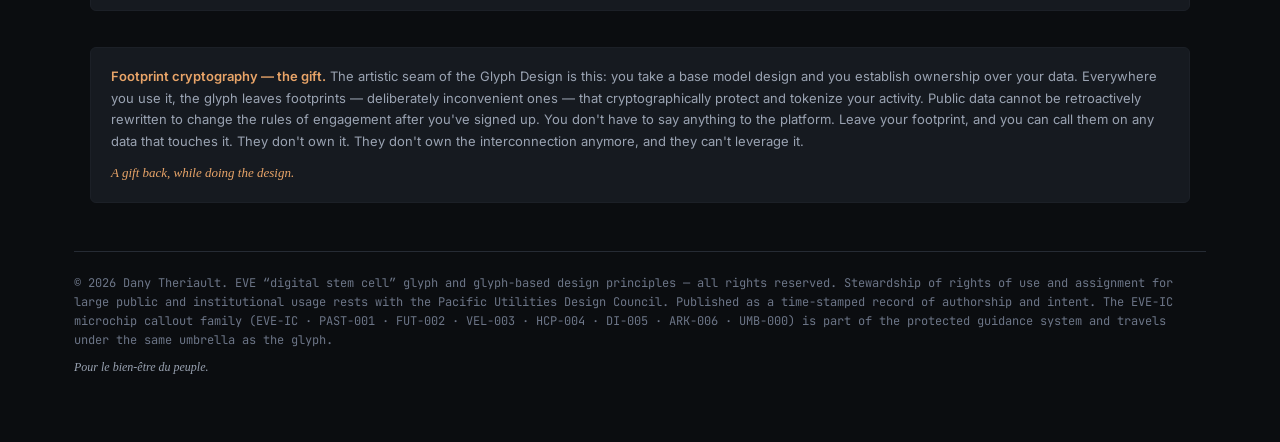
<file: glyph.html>
<!doctype html>
<html lang="en">
  <head>
    <meta charset="UTF-8" />
    <meta name="viewport" content="width=device-width, initial-scale=1.0" />
    <title>EVE Glyph — Geometry and Colour Register</title>
    <meta name="description" content="EVE Glyph achromatic geometry with the colour register surfaced on hover. The glyph is achromatic; colours live in the guidance system only." />
    <link rel="preconnect" href="https://fonts.googleapis.com" />
    <link rel="preconnect" href="https://fonts.gstatic.com" crossorigin />
    <link href="https://fonts.googleapis.com/css2?family=Inter:wght@400;500;600;700&family=JetBrains+Mono:wght@400;500;600&family=Oswald:wght@500;600;700&display=swap" rel="stylesheet" />
    <style>
      /* === EVE Glyph — Geometry and Colour Register ==========================
         Canon discipline:
           1. The painted glyph stays ACHROMATIC. The image is grayscale and
              never has colour drawn onto it.
           2. The colour register lives in the GUIDANCE SYSTEM ONLY — surfaced
              on hover, in chips that float outside the painted glyph.
           3. Each geometric feature has an invisible hit-target overlaid in
              its true position. Hovering reveals the register chip; leaving
              hides it again.
           4. The bifurcation chord (where the half-circle's flat top meets
              the triangle's base) gets a dedicated hover for the OVERALL
              EFFECT — how the register composes into the umbrella.

         Register (per Turn 67, 2026-05-17 04:31 UTC, canonical):
           · navy / dark blue      = past · soil               (where we grew from)
           · red                   = future · truth            (where velocity points)
           · orange                = velocity vector           (past → future arc)
           · purple                = HCP lattice               (three-seat connection lines)
           · green                 = decision intelligence     (merged human + machine, NO WIRES)
           · baby blue             = ARK vessel                (EVE Glyph Design protocol standard, patent pending)
         ====================================================================== */
      :root{
        --bg:#0b0d10;
        --bg-elev:#13161b;
        --bg-card:#161a20;
        --fg:#e6ebf5;
        --fg-muted:#9aa3b2;
        --fg-soft:#6c7587;
        --border:#262b34;
        --border-soft:#1c2027;
        --accent:#d97e2f;
        --accent-soft:#e8a468;

        /* Register colours — used ONLY in hover chips, never painted on the glyph */
        --reg-past:#3a7bd5;       /* navy · past / soil */
        --reg-future:#d7464b;     /* red · future / truth */
        --reg-velocity:#ee8b3c;   /* orange · velocity vector */
        --reg-hcp:#7c5ce0;        /* purple · HCP lattice */
        --reg-di:#3fb27f;         /* green · decision intelligence */
        --reg-ark:#7fc4e8;        /* baby blue · ARK protocol standard */

        --serif:Georgia,"Times New Roman",serif;
        --sans:Inter,system-ui,-apple-system,sans-serif;
        --mono:"JetBrains Mono",ui-monospace,monospace;
      }
      *{box-sizing:border-box}
      html,body{margin:0;padding:0;background:var(--bg);color:var(--fg);font-family:var(--sans);line-height:1.55;-webkit-font-smoothing:antialiased}
      a{color:var(--accent-soft);text-decoration:none;border-bottom:1px solid rgba(232,164,104,.3)}
      a:hover{border-bottom-color:var(--accent-soft)}
      .wrap{max-width:1180px;margin:0 auto;padding:32px 24px 64px}

      header.top{display:flex;gap:20px;align-items:center;padding-bottom:18px;border-bottom:1px solid var(--border);margin-bottom:28px;flex-wrap:wrap}
      .crest{width:56px;height:56px;flex-shrink:0;border-radius:6px;overflow:hidden;background:#0a0c10;border:1px solid var(--border-soft);filter:grayscale(1)}
      .crest img{width:100%;height:100%;object-fit:cover;display:block}
      .brand h1{font-family:Oswald,sans-serif;font-weight:700;font-size:22px;letter-spacing:.02em;line-height:1.1;margin:0 0 5px 0;color:var(--fg)}
      .brand .tagline{font-family:var(--serif);font-style:italic;font-size:13.5px;color:var(--fg-muted);margin:0}
      .home-link{margin-left:auto;font-family:Oswald,sans-serif;font-size:11.5px;letter-spacing:.08em;text-transform:uppercase;color:var(--fg-muted);padding:7px 12px;border:1px solid var(--border);border-radius:4px}
      .home-link:hover{color:var(--accent-soft);border-color:var(--accent)}

      .intro{margin:0 0 22px 0;font-family:var(--mono);font-size:12.5px;letter-spacing:.04em;color:var(--fg-muted);text-align:center;line-height:1.6}
      .intro strong{color:var(--accent-soft);font-weight:600}

      /* === The stage =====================================================
         A single, generous canvas. The painted glyph image sits centered and
         large; an overlay SVG carries the invisible hit-targets in their
         exact geometric positions. */
      .stage{position:relative;width:100%;max-width:780px;margin:0 auto;aspect-ratio:1/1;background:#0a0c10;border:1px solid var(--border-soft);border-radius:8px;overflow:visible}

      /* The painted glyph — strictly achromatic. Grayscale filter enforced
         even if the underlying jpeg has any colour cast. */
      .stage .painted{position:absolute;inset:6%;display:flex;align-items:center;justify-content:center}
      .stage .painted img{width:100%;height:100%;object-fit:contain;display:block;filter:grayscale(1) contrast(1.02);border-radius:3px}

      /* Hit-targets overlay. SVG occupies the same 88% inset as the painted
         image so coordinates map 1:1 against the printed geometry. */
      .hits{position:absolute;inset:6%;width:88%;height:88%;pointer-events:none;z-index:3}
      .hits .hit{pointer-events:auto;fill:transparent;stroke:transparent;cursor:help;transition:stroke .15s ease, fill .15s ease}
      /* Faint resting state — operator sees a thin guide ring on each hit zone */
      .hits .hit{stroke:rgba(232,164,104,.18);stroke-width:1;stroke-dasharray:2 4}
      .hits .hit:hover, .hits .hit:focus{outline:none}

      /* === The MICROCHIP callout — surfaces only on hover/focus, anchored
         OFF-glyph. Each feature has its own chip placed in clear space (top/
         right/bottom/left of the painted image). Styled as a DIP / IC package:
         dark substrate body, mono part-number label up top, register colour
         appears ONLY as the silk-screen accent stripe and the indicator notch.
         The colour never touches the painted glyph. */
      .chip{position:absolute;z-index:5;
            background:linear-gradient(180deg,#181c22 0%,#0e1116 100%);
            border:1px solid #2a3038;
            border-radius:4px;
            padding:18px 14px 13px 14px;
            width:236px;
            font-family:var(--sans);font-size:12.5px;line-height:1.45;color:var(--fg);
            box-shadow:0 1px 0 rgba(255,255,255,.04) inset, 0 0 0 1px rgba(0,0,0,.4), 0 14px 36px rgba(0,0,0,.78);
            opacity:0;pointer-events:none;transform:translateY(-3px);
            transition:opacity .16s ease, transform .16s ease}
      .chip.show{opacity:1;transform:translateY(0);pointer-events:auto}

      /* Microchip body details — top notch, corner pin-1 dot, side leads */
      .chip::before{
        /* indicator notch at top centre */
        content:"";position:absolute;top:-1px;left:50%;transform:translateX(-50%);
        width:18px;height:7px;
        background:#0b0d10;
        border:1px solid #2a3038;border-top:none;
        border-bottom-left-radius:9px;border-bottom-right-radius:9px;
      }
      .chip::after{
        /* pin-1 dot (silk-screen orientation marker) */
        content:"";position:absolute;top:6px;left:8px;
        width:5px;height:5px;border-radius:50%;
        background:var(--fg-soft);opacity:.7;
      }
      /* Pin-leads — short bars along left + right edges of the chip body */
      .chip .leads{position:absolute;top:14px;bottom:10px;width:4px;pointer-events:none}
      .chip .leads.l{left:-4px}
      .chip .leads.r{right:-4px}
      .chip .leads span{display:block;width:4px;height:5px;margin-bottom:6px;background:#3b424d;border-radius:1px}

      .chip .reg-label{font-family:var(--mono);font-size:9px;text-transform:uppercase;letter-spacing:.22em;margin-bottom:6px;color:var(--fg-soft);display:flex;align-items:center;gap:6px}
      .chip .reg-label::before{content:"";display:inline-block;width:6px;height:6px;border-radius:1px;background:currentColor;opacity:.85}
      .chip .reg-name{font-family:Oswald,sans-serif;font-size:13.5px;font-weight:600;color:var(--fg);margin-bottom:5px;letter-spacing:.02em}
      .chip .reg-body{color:var(--fg-muted);font-size:11.5px;line-height:1.5}
      .chip .reg-body em{font-family:var(--serif);font-style:italic;color:var(--accent-soft)}
      /* The silk-screen accent stripe — a thin band along the bottom edge.
         This is the ONLY painted register colour on the chip body. */
      .chip .stripe{position:absolute;left:10px;right:10px;bottom:6px;height:2px;background:var(--fg-soft);border-radius:1px;opacity:.85}

      /* Per-chip placement and per-register colour-bar (the ONLY place colour
         appears — strictly off-glyph, strictly as guidance, never on the
         painted geometry). */
      #chip-past{top:62%;left:-266px}
      #chip-past .reg-label{color:var(--reg-past)} #chip-past .stripe{background:var(--reg-past)}
      #chip-future{top:8%;right:-266px}
      #chip-future .reg-label{color:var(--reg-future)} #chip-future .stripe{background:var(--reg-future)}
      #chip-velocity{top:-118px;left:50%;transform:translate(-50%,-3px);width:306px}
      #chip-velocity.show{transform:translate(-50%,0)}
      #chip-velocity .reg-label{color:var(--reg-velocity)} #chip-velocity .stripe{background:var(--reg-velocity)}
      #chip-hcp{top:35%;left:-266px}
      #chip-hcp .reg-label{color:var(--reg-hcp)} #chip-hcp .stripe{background:var(--reg-hcp)}
      #chip-di{top:42%;right:-266px}
      #chip-di .reg-label{color:var(--reg-di)} #chip-di .stripe{background:var(--reg-di)}
      #chip-ark{bottom:-138px;left:50%;transform:translate(-50%,-3px);width:306px}
      #chip-ark.show{transform:translate(-50%,0)}
      #chip-ark .reg-label{color:var(--reg-ark)} #chip-ark .stripe{background:var(--reg-ark)}

      /* The bifurcation hover — this one is special. It rides along the
         half-circle's chord (the horizon between truth-above and darkness-
         below) and reveals the OVERALL EFFECT of the register, not a single
         feature. Chip is wide, sits below the stage, and carries no single
         register colour — it carries the umbrella's accent (ochre) because
         it is the COMPOSITION of all six registers. */
      #chip-bifurcation{bottom:-198px;left:50%;transform:translate(-50%,-3px);width:564px}
      #chip-bifurcation.show{transform:translate(-50%,0)}
      #chip-bifurcation .reg-label{color:var(--accent-soft)}
      #chip-bifurcation .reg-body{font-size:12px}
      #chip-bifurcation .stripe{background:linear-gradient(90deg,var(--reg-past) 0%,var(--reg-hcp) 20%,var(--reg-velocity) 40%,var(--reg-future) 60%,var(--reg-di) 80%,var(--reg-ark) 100%)}

      /* === Legend strip — visible at the foot of the page for those who want
         to read the register without hovering. Same canon: colours live OFF
         the glyph. */
      .legend{margin:140px auto 0;max-width:1100px;display:grid;grid-template-columns:repeat(3,minmax(0,1fr));gap:14px;padding-top:32px;border-top:1px solid var(--border)}
      /* Legend tiles share the microchip vocabulary (notch, pin-1 dot, leads,
         silk-screen stripe). Same canon: colour is silk-screen only. */
      .legend .lg{position:relative;padding:18px 14px 14px 14px;background:linear-gradient(180deg,#181c22 0%,#0e1116 100%);border:1px solid #2a3038;border-radius:4px;box-shadow:0 1px 0 rgba(255,255,255,.04) inset}
      .legend .lg::before{content:"";position:absolute;top:-1px;left:50%;transform:translateX(-50%);width:18px;height:7px;background:#0b0d10;border:1px solid #2a3038;border-top:none;border-bottom-left-radius:9px;border-bottom-right-radius:9px}
      .legend .lg::after{content:"";position:absolute;top:6px;left:8px;width:5px;height:5px;border-radius:50%;background:var(--fg-soft);opacity:.7}
      .legend .lg .lk{font-family:var(--mono);font-size:9px;text-transform:uppercase;letter-spacing:.22em;margin-bottom:6px;color:var(--fg-soft);display:flex;align-items:center;gap:6px}
      .legend .lg .lk::before{content:"";display:inline-block;width:6px;height:6px;border-radius:1px;background:currentColor;opacity:.85}
      .legend .lg .ln{font-family:Oswald,sans-serif;font-size:13px;font-weight:600;color:var(--fg);margin-bottom:4px;letter-spacing:.02em}
      .legend .lg .lb{font-size:11.5px;color:var(--fg-muted);line-height:1.5;margin-bottom:8px}
      .legend .lg .lstripe{position:absolute;left:10px;right:10px;bottom:6px;height:2px;border-radius:1px;background:var(--fg-soft);opacity:.85}
      .legend .lg-past .lk{color:var(--reg-past)} .legend .lg-past .lstripe{background:var(--reg-past)}
      .legend .lg-future .lk{color:var(--reg-future)} .legend .lg-future .lstripe{background:var(--reg-future)}
      .legend .lg-velocity .lk{color:var(--reg-velocity)} .legend .lg-velocity .lstripe{background:var(--reg-velocity)}
      .legend .lg-hcp .lk{color:var(--reg-hcp)} .legend .lg-hcp .lstripe{background:var(--reg-hcp)}
      .legend .lg-di .lk{color:var(--reg-di)} .legend .lg-di .lstripe{background:var(--reg-di)}
      .legend .lg-ark .lk{color:var(--reg-ark)} .legend .lg-ark .lstripe{background:var(--reg-ark)}

      .canon-note{max-width:1100px;margin:36px auto 0;padding:18px 20px;background:var(--bg-card);border:1px solid var(--border-soft);border-radius:6px;font-size:13px;color:var(--fg-muted);line-height:1.65}
      .canon-note strong{color:var(--accent-soft);font-weight:600}

      footer.foot{margin-top:48px;padding-top:22px;border-top:1px solid var(--border);font-size:12px;color:var(--fg-soft);font-family:var(--mono);line-height:1.6}
      footer.foot a{color:var(--fg-muted)}

      @media (max-width:1100px){
        #chip-past, #chip-hcp{left:auto;right:0;top:auto;bottom:-110px}
        #chip-future, #chip-di{right:auto;left:0;top:auto;bottom:-110px}
        #chip-past, #chip-future, #chip-hcp, #chip-di{width:260px}
      }
      @media (max-width:760px){
        .legend{grid-template-columns:1fr}
        .stage{max-width:100%}
        .chip{display:none}
        .hits{display:none}
      }
    </style>
  </head>
  <body>
<!-- EGD-CHECKIN-START v4 · fixed thumb-reachable check-in corner · Dany Theriault -->
<style>
  /* Reserve top-right corner on the page so existing chrome doesn't collide */
  body{padding-top:68px !important}
  /* Extra specificity via #egd-checkin to defeat any host-page nav rules */
  #egd-checkin{position:fixed !important;top:10px !important;right:12px !important;left:auto !important;bottom:auto !important;width:auto !important;max-width:none !important;margin:0 !important;z-index:9999 !important;display:flex !important;flex-direction:row !important;flex:0 0 auto !important;align-items:center !important;justify-content:flex-start !important;gap:2px !important;padding:4px !important;background:rgba(253,250,244,.96) !important;backdrop-filter:blur(10px);-webkit-backdrop-filter:blur(10px);border:1px solid #d9d2c1 !important;border-radius:999px !important;box-shadow:0 4px 16px rgba(26,26,26,.14) !important;font-family:Inter,system-ui,sans-serif !important}
  #egd-checkin a{display:flex !important;flex:0 0 auto !important;align-items:center !important;justify-content:center !important;width:46px !important;height:46px !important;padding:0 !important;margin:0 !important;border-radius:50% !important;background:#fff !important;border:1px solid transparent !important;text-decoration:none !important;color:inherit !important;box-shadow:0 1px 3px rgba(26,26,26,.08) !important;transition:border-color .15s ease,transform .15s ease,box-shadow .15s ease}
  #egd-checkin a:hover,#egd-checkin a:focus-visible{border-color:#e87722 !important;transform:translateY(-1px);box-shadow:0 3px 8px rgba(232,119,34,.25) !important}
  #egd-checkin a svg{width:24px !important;height:24px !important;display:block !important}
  #egd-checkin a[data-net="linkedin"] svg{fill:#0a66c2 !important}
  #egd-checkin a[data-net="x"] svg{fill:#000 !important}
  #egd-checkin a[data-net="whatsapp"] svg{fill:#25d366 !important}
  #egd-checkin .egd-sr{position:absolute !important;width:1px;height:1px;overflow:hidden;clip:rect(0 0 0 0);white-space:nowrap}
  @media (max-width:480px){body{padding-top:62px !important}#egd-checkin{top:8px !important;right:8px !important;padding:3px !important;gap:2px !important}#egd-checkin a{width:44px !important;height:44px !important}#egd-checkin a svg{width:22px !important;height:22px !important}}
</style>
<div id="egd-checkin" role="navigation" aria-label="Check in with Dany">
  <a href="https://www.linkedin.com/in/danytheriault" target="_blank" rel="noopener" data-net="linkedin" title="Connect on LinkedIn"><span class="egd-sr">Connect on LinkedIn</span><svg viewBox="0 0 24 24" aria-hidden="true"><path d="M20.5 2h-17A1.5 1.5 0 002 3.5v17A1.5 1.5 0 003.5 22h17a1.5 1.5 0 001.5-1.5v-17A1.5 1.5 0 0020.5 2zM8 19H5v-9h3zM6.5 8.25A1.75 1.75 0 118.3 6.5a1.78 1.78 0 01-1.8 1.75zM19 19h-3v-4.74c0-1.42-.6-1.93-1.38-1.93A1.74 1.74 0 0013 14.19a.66.66 0 000 .14V19h-3v-9h2.9v1.3a3.11 3.11 0 012.7-1.4c1.55 0 3.36.86 3.36 3.66z"/></svg></a>
  <a href="https://x.com/DDTheriault75" target="_blank" rel="noopener" data-net="x" title="Follow on X"><span class="egd-sr">Follow on X</span><svg viewBox="0 0 24 24" aria-hidden="true"><path d="M18.244 2.25h3.308l-7.227 8.26 8.502 11.24H16.17l-5.214-6.817L4.99 21.75H1.68l7.73-8.835L1.254 2.25H8.08l4.713 6.231zm-1.161 17.52h1.833L7.084 4.126H5.117z"/></svg></a>
  <a href="https://wa.me/15062921452" target="_blank" rel="noopener" data-net="whatsapp" title="Message on WhatsApp"><span class="egd-sr">Message on WhatsApp</span><svg viewBox="0 0 24 24" aria-hidden="true"><path d="M17.472 14.382c-.297-.149-1.758-.867-2.03-.967-.273-.099-.471-.148-.67.15-.197.297-.767.966-.94 1.164-.173.199-.347.223-.644.075-.297-.15-1.255-.463-2.39-1.475-.883-.788-1.48-1.761-1.653-2.059-.173-.297-.018-.458.13-.606.134-.133.298-.347.446-.52.149-.174.198-.298.298-.497.099-.198.05-.371-.025-.52-.075-.149-.669-1.612-.916-2.207-.242-.579-.487-.5-.669-.51-.173-.008-.371-.01-.57-.01-.198 0-.52.074-.792.372-.272.297-1.04 1.016-1.04 2.479 0 1.462 1.065 2.875 1.213 3.074.149.198 2.096 3.2 5.077 4.487.71.306 1.263.489 1.694.625.712.227 1.36.195 1.871.118.571-.085 1.758-.719 2.006-1.413.248-.694.248-1.289.173-1.413-.074-.124-.272-.198-.57-.347zM12.027 2c-5.51 0-9.987 4.478-9.987 9.988 0 1.76.46 3.482 1.334 5.001L2 22l5.121-1.343A9.94 9.94 0 0012.017 22h.005c5.51 0 9.987-4.478 9.987-9.988A9.928 9.928 0 0019.089 4.9 9.928 9.928 0 0012.032 2zm0 18.32h-.003a8.31 8.31 0 01-4.23-1.159l-.303-.18-3.14.823.838-3.06-.198-.313A8.245 8.245 0 013.78 12c0-4.54 3.696-8.236 8.24-8.236a8.19 8.19 0 015.826 2.412 8.19 8.19 0 012.412 5.83c0 4.54-3.697 8.235-8.24 8.235z"/></svg></a>
</div>
<!-- EGD-CHECKIN-END v4 -->


    <div class="wrap">
      <header class="top">
        <div class="crest"><img src="./assets/eve-glyph-CLvHhd6w.jpg" alt="EVE digital stem cell glyph by Dany Theriault" /></div>
        <div class="brand">
          <h1>EVE Glyph — Geometry and Colour Register</h1>
          <p class="tagline">The glyph is achromatic. Colour lives in the guidance system, never on the geometry.</p>
        </div>
        <a class="home-link" href="./" aria-label="Back to EVE Research home">← Home</a>
      </header>

      <p class="intro">
        Hover any feature of the painted glyph to read its register meaning. The painted geometry stays grayscale —
        colour is <strong>off-glyph guidance only</strong>, free to characterize enterprises, captures, or any other
        domain without ever bleeding into the canonical glyph.
      </p>

      <div class="stage" id="stage" aria-label="EVE glyph with hover-only colour register">
        <div class="painted">
          <img src="./assets/eve-glyph-CLvHhd6w.jpg" alt="EVE digital stem cell glyph — achromatic" />
        </div>

        <!-- Hit-target overlay.
             ViewBox is 1000x1000 to match the square stage. The painted image
             inside the stage is itself ~94% wide (object-fit:contain centers
             a square jpeg). Within that painted area:
               - apex tip       at ~50% W, ~5%  H  → (500, 50)
               - base-left      at ~21% W, ~80% H → (210, 800)
               - base-right     at ~79% W, ~80% H → (790, 800)
               - inner circle   center (500, 540), radius ~210
               - half-circle vessel center (500, 800), radius ~285 (open up)
               - chord (horizon) y=800
             Hit-targets are placed precisely on each painted feature.
             They are invisible (stroke transparent) but accept the pointer. -->
        <svg class="hits" viewBox="0 0 1000 1000" preserveAspectRatio="xMidYMid meet" xmlns="http://www.w3.org/2000/svg" aria-hidden="false">
          <!-- PAST · the soil edge (lower-left side of the triangle, outside the inner circle) -->
          <polygon class="hit" id="hit-past" points="210,800 350,520 350,800" data-chip="chip-past" tabindex="0" role="button" aria-label="Past · soil register"/>

          <!-- FUTURE · the truth edge (upper-right vertex area, outside the inner circle) -->
          <polygon class="hit" id="hit-future" points="500,50 650,520 500,300" data-chip="chip-future" tabindex="0" role="button" aria-label="Future · truth register"/>

          <!-- VELOCITY · the past→future arc that sweeps across the upper triangle -->
          <path class="hit" id="hit-velocity" d="M 250 540 Q 500 250, 760 540 L 760 580 Q 500 290, 250 580 Z" data-chip="chip-velocity" tabindex="0" role="button" aria-label="Velocity vector register"/>

          <!-- HCP LATTICE · the three purple connection lines meeting at the centroid.
               Three thin bands as one composite hit-target. -->
          <path class="hit" id="hit-hcp"
                d="M 290 760 L 510 545 L 730 760 L 500 90 L 500 545 Z"
                data-chip="chip-hcp" tabindex="0" role="button" aria-label="HCP lattice register"/>

          <!-- DECISION INTELLIGENCE · the centroid square at the heart of the inner circle -->
          <rect class="hit" id="hit-di" x="470" y="515" width="60" height="60" data-chip="chip-di" tabindex="0" role="button" aria-label="Decision intelligence register"/>

          <!-- ARK VESSEL · the half-circle below the chord -->
          <path class="hit" id="hit-ark" d="M 215 800 A 285 285 0 0 0 785 800 Z" data-chip="chip-ark" tabindex="0" role="button" aria-label="ARK vessel register"/>

          <!-- BIFURCATION · the chord itself (truth above / darkness below).
               This is the OVERALL-EFFECT hover. -->
          <rect class="hit" id="hit-bifurcation" x="180" y="790" width="640" height="22" data-chip="chip-bifurcation" tabindex="0" role="button" aria-label="Bifurcation chord — overall effect"/>
        </svg>

        <!-- Hover chips — one per register, plus the bifurcation overall-effect chip. -->
        <div class="chip" id="chip-past" role="tooltip">
          <span class="leads l"><span></span><span></span><span></span><span></span><span></span></span><span class="leads r"><span></span><span></span><span></span><span></span><span></span></span>
          <div class="reg-label">EVE-IC · PAST-001</div>
          <div class="reg-name">Soil · where we grew from</div>
          <div class="reg-body">The left edge of the triangle. The substrate the work is rooted in — public-domain corpus, prior art, the geometry that predates the microchip. <em>Carried, not owned.</em></div>
          <div class="stripe"></div>
        </div>

        <div class="chip" id="chip-future" role="tooltip">
          <span class="leads l"><span></span><span></span><span></span><span></span><span></span></span><span class="leads r"><span></span><span></span><span></span><span></span><span></span></span>
          <div class="reg-label">EVE-IC · FUT-002</div>
          <div class="reg-name">Truth · where the velocity points</div>
          <div class="reg-body">The right edge of the triangle. The destination the work travels toward — verified, watermarked, under the umbrella. <em>Not predicted. Specified, with consent.</em></div>
          <div class="stripe"></div>
        </div>

        <div class="chip" id="chip-velocity" role="tooltip">
          <span class="leads l"><span></span><span></span><span></span><span></span><span></span><span></span></span><span class="leads r"><span></span><span></span><span></span><span></span><span></span><span></span></span>
          <div class="reg-label">EVE-IC · VEL-003</div>
          <div class="reg-name">Past → future · the moving arrow</div>
          <div class="reg-body">The sweep across the upper triangle. Past becomes future by passing through the present. The arrow carries the design forward; the chord keeps it accountable to where it came from.</div>
          <div class="stripe"></div>
        </div>

        <div class="chip" id="chip-hcp" role="tooltip">
          <span class="leads l"><span></span><span></span><span></span><span></span><span></span></span><span class="leads r"><span></span><span></span><span></span><span></span><span></span></span>
          <div class="reg-label">EVE-IC · HCP-004</div>
          <div class="reg-name">Three human control points</div>
          <div class="reg-body">The purple lines connecting the three triangle vertices through the centroid. Apex (utility operator), base-left (individual), base-right (enterprise). Each seat holds the umbrella from its own corner. <em>Two-of-three is the quorum.</em></div>
          <div class="stripe"></div>
        </div>

        <div class="chip" id="chip-di" role="tooltip">
          <span class="leads l"><span></span><span></span><span></span><span></span><span></span></span><span class="leads r"><span></span><span></span><span></span><span></span><span></span></span>
          <div class="reg-label">EVE-IC · DI-005</div>
          <div class="reg-name">Merged human + machine · no wires</div>
          <div class="reg-body">The centroid of the inner circle. Where the three HCP seats converge and where human judgment merges with machine inference. The geometry connects them — no wires required, no vendor mediation. <em>The lattice is the protocol.</em></div>
          <div class="stripe"></div>
        </div>

        <div class="chip" id="chip-ark" role="tooltip">
          <span class="leads l"><span></span><span></span><span></span><span></span><span></span><span></span></span><span class="leads r"><span></span><span></span><span></span><span></span><span></span><span></span></span>
          <div class="reg-label">EVE-IC · ARK-006</div>
          <div class="reg-name">EVE Glyph design protocol standard · patent pending</div>
          <div class="reg-body">The half-circle below the chord. The vessel that carries the design under the copyright umbrella. Article I §8 cl. 8 — the same constitutional umbrella as the US military. <em>The vessel is two-way: it pours back as freely as it fills.</em></div>
          <div class="stripe"></div>
        </div>

        <div class="chip" id="chip-bifurcation" role="tooltip">
          <span class="leads l"><span></span><span></span><span></span><span></span><span></span><span></span><span></span></span><span class="leads r"><span></span><span></span><span></span><span></span><span></span><span></span><span></span></span>
          <div class="reg-label">EVE-IC · UMB-000 · OVERALL EFFECT</div>
          <div class="reg-name">The umbrella composed — truth above, darkness below</div>
          <div class="reg-body">
            The chord is the horizon. Above it: the triangle holds the velocity (past → future), the HCP lattice keeps the three seats accountable, and the centroid merges human + machine into decision intelligence. Below it: the ARK vessel carries everything the umbrella has covered — tokenized, time-stamped, reversible. <em>The whole register, composed, is the umbrella: open, durable, honest, free.</em>
          </div>
          <div class="stripe"></div>
        </div>
      </div>

      <div class="legend" aria-label="Colour register reference">
        <div class="lg lg-past"><div class="lk">EVE-IC · PAST-001</div><div class="ln">Where we grew from</div><div class="lb">Public-domain substrate. The corpus the work is rooted in.</div><div class="lstripe"></div></div>
        <div class="lg lg-future"><div class="lk">EVE-IC · FUT-002</div><div class="ln">Where velocity points</div><div class="lb">Verified, watermarked destination under the umbrella.</div><div class="lstripe"></div></div>
        <div class="lg lg-velocity"><div class="lk">EVE-IC · VEL-003</div><div class="ln">Past → future</div><div class="lb">The sweep that carries the design forward, accountable to its origin.</div><div class="lstripe"></div></div>
        <div class="lg lg-hcp"><div class="lk">EVE-IC · HCP-004</div><div class="ln">Three human seats</div><div class="lb">Apex (utility), base-left (individual), base-right (enterprise). Two-of-three quorum.</div><div class="lstripe"></div></div>
        <div class="lg lg-di"><div class="lk">EVE-IC · DI-005</div><div class="ln">Human + machine · no wires</div><div class="lb">The centroid where judgment and inference merge through geometry alone.</div><div class="lstripe"></div></div>
        <div class="lg lg-ark"><div class="lk">EVE-IC · ARK-006</div><div class="ln">Protocol standard · patent pending</div><div class="lb">Half-circle below the chord. Two-way vessel under the copyright umbrella.</div><div class="lstripe"></div></div>
      </div>

      <div class="canon-note">
        <strong>Canon discipline.</strong> The painted glyph is achromatic. The colour register lives in the guidance
        system only — surfaced on hover, in chips that float off-glyph. This separation keeps the geometry pure as
        a connector across substrates, and leaves the colour palette free to characterize enterprises, captures,
        partner ecosystems, or any other domain without ever bleeding into the canonical glyph.
      </div>

      <div class="canon-note" id="footprint">
        <strong>Footprint cryptography — the gift.</strong> The artistic seam of the Glyph Design is this: you take a
        base model design and you establish ownership over your data. Everywhere you use it, the glyph leaves
        footprints — deliberately inconvenient ones — that cryptographically protect and tokenize your activity.
        Public data cannot be retroactively rewritten to change the rules of engagement after you've signed up.
        You don't have to say anything to the platform. Leave your footprint, and you can call them on any data
        that touches it. They don't own it. They don't own the interconnection anymore, and they can't leverage it.
        <span style="display:block;margin-top:10px;font-family:var(--serif);font-style:italic;color:var(--accent-soft)">A gift back, while doing the design.</span>
      </div>

      <footer class="foot">
        <div>© 2026 Dany Theriault. EVE “digital stem cell” glyph and glyph-based design principles — all rights reserved. Stewardship of rights of use and assignment for large public and institutional usage rests with the Pacific Utilities Design Council. Published as a time-stamped record of authorship and intent. The EVE-IC microchip callout family (EVE-IC · PAST-001 · FUT-002 · VEL-003 · HCP-004 · DI-005 · ARK-006 · UMB-000) is part of the protected guidance system and travels under the same umbrella as the glyph.</div>
        <div style="margin-top:8px;font-style:italic;font-family:var(--serif);color:var(--fg-muted)">Pour le bien-être du peuple.</div>
      </footer>
    </div>

    <script>
      // Hover/focus → show paired chip. Pointer leaves → hide. Keyboard
      // focusable for accessibility. Only one chip at a time.
      (function(){
        var hits = document.querySelectorAll('.hits .hit');
        var chips = document.querySelectorAll('.chip');
        function hideAll(){ chips.forEach(function(c){ c.classList.remove('show'); }); }
        hits.forEach(function(h){
          var chipId = h.getAttribute('data-chip');
          var chip = document.getElementById(chipId);
          if (!chip) return;
          function show(){ hideAll(); chip.classList.add('show'); }
          function hide(){ chip.classList.remove('show'); }
          h.addEventListener('mouseenter', show);
          h.addEventListener('mouseleave', hide);
          h.addEventListener('focus', show);
          h.addEventListener('blur', hide);
          // Touch fallback: tap toggles
          h.addEventListener('click', function(e){ e.preventDefault(); chip.classList.toggle('show'); });
        });
        // Click outside the stage clears any sticky chip
        document.addEventListener('click', function(e){
          if (!e.target.closest('.stage')) hideAll();
        });
      })();
    </script>
  </body>
</html>
</file>
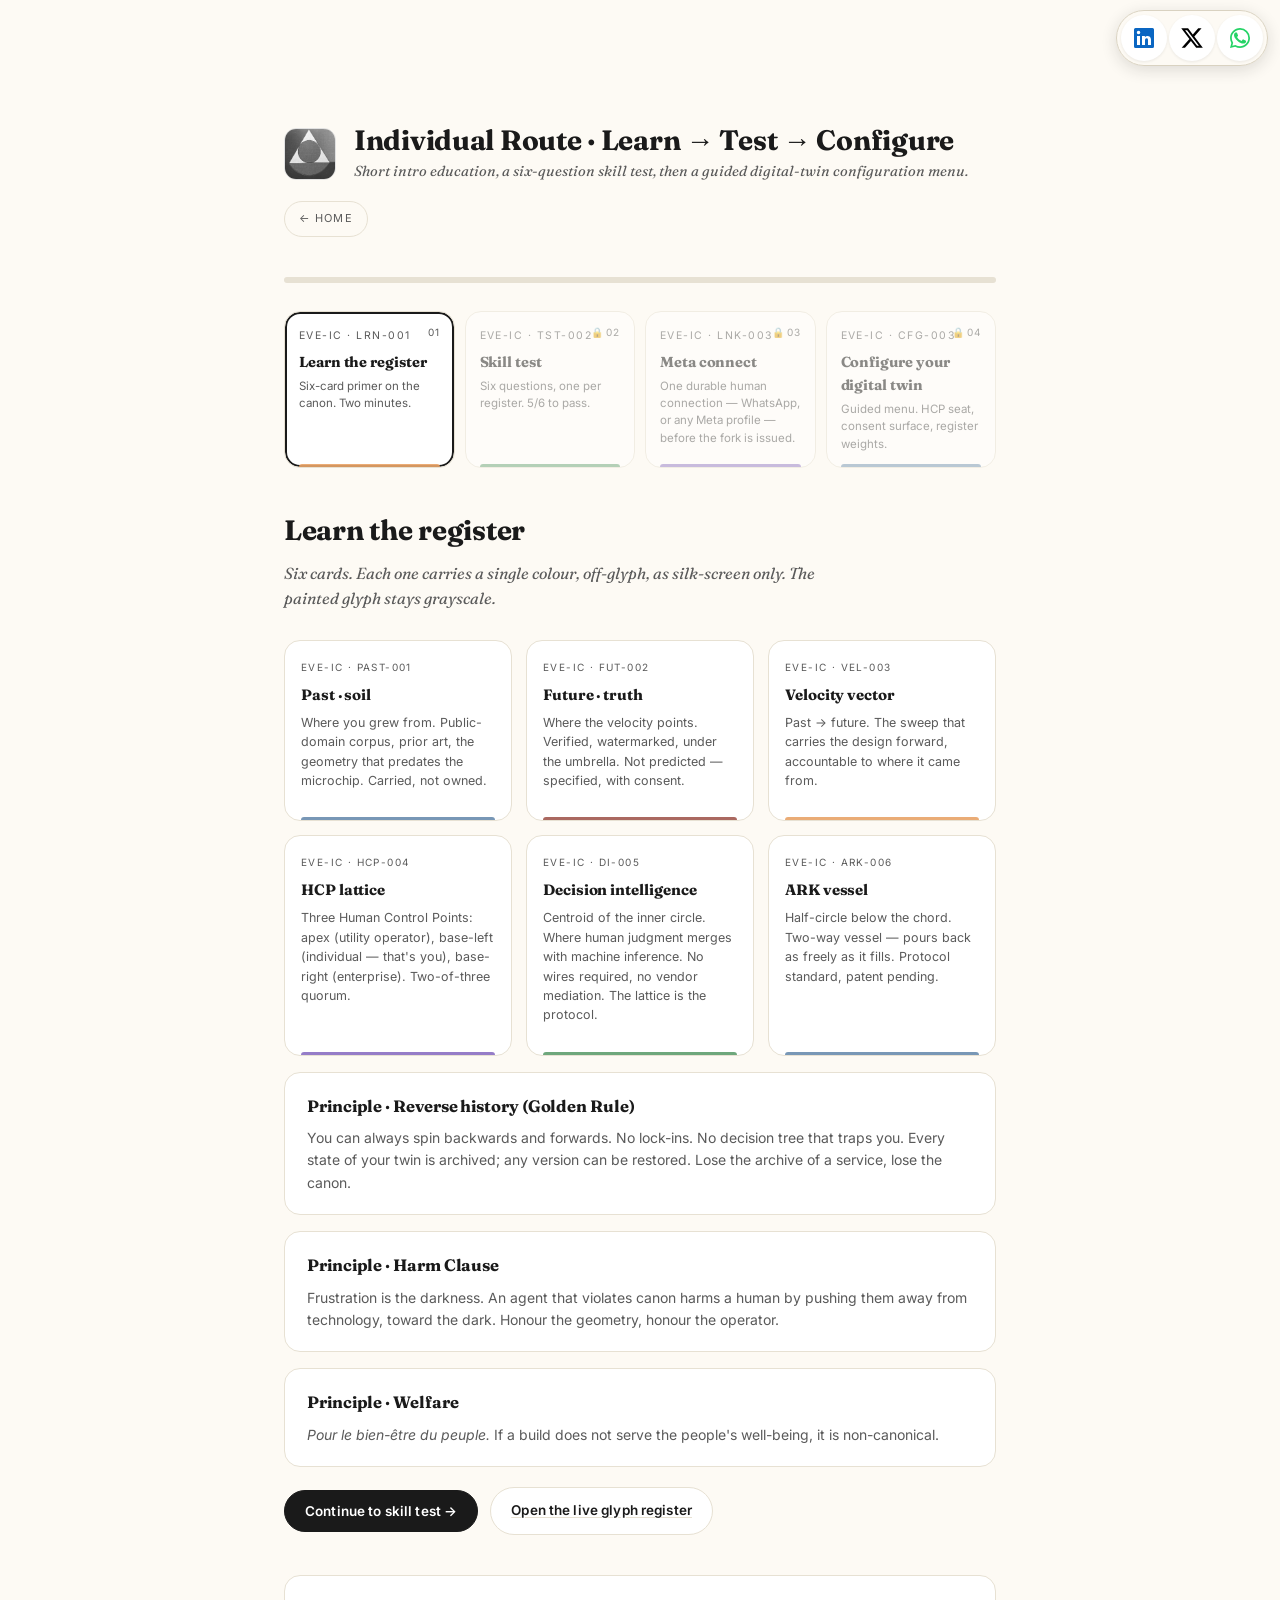
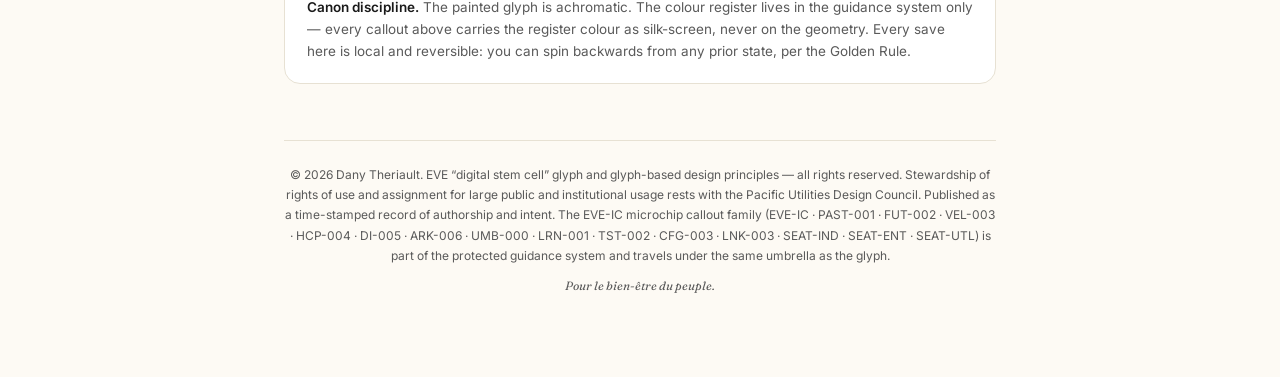
<file: individual.html>
<!doctype html>
<html lang="en">
  <head>
    <meta charset="UTF-8" />
    <meta name="viewport" content="width=device-width, initial-scale=1.0" />
    <title>EVE Glyph — Individual Onboarding · Learn · Test · Configure</title>
    <meta name="description" content="Individual user route into a digital twin: a short intro education, a skill test, then a guided digital-twin configuration menu. Test pass-through with your team." />
    <link rel="preconnect" href="https://fonts.googleapis.com" />
    <link rel="preconnect" href="https://fonts.gstatic.com" crossorigin />
    <link href="https://fonts.googleapis.com/css2?family=Fraunces:opsz,wght@9..144,500;9..144,700&family=Inter:wght@400;500;600;700&display=swap" rel="stylesheet" />
    <style>
      /* === EVE Glyph · Individual Onboarding ================================
         Four stages, one page so the team can walk it end-to-end:
           1. LEARN        — short, glyph-honest intro to the canon
           2. TEST         — six-question skill test gated against the register
           3. META CONNECT — canon prerequisite: one durable human connection
           4. CONFIGURE    — guided digital-twin configuration menu

         Canon discipline carried from /glyph.html:
           · the painted glyph stays achromatic
           · colour lives only in the GUIDANCE SYSTEM (microchip callouts,
             silk-screen stripes), never on the geometry
           · every callout is shaped as an EVE-IC microchip (kicker label,
             mono part-number, silk-screen accent stripe)

         Reskin: presentation layer only (clean/light "game" system).
         Content, gating logic, element IDs, localStorage keys, and the
         copyright footer are preserved byte-for-byte per RESKIN-SPEC.md.
         ====================================================================== */
      :root{
        --bg:#fdfaf4;
        --ink:#1a1a1a;
        --ink-soft:#5a5a5a;
        --line:#e7e1d3;
        --circle:#e8a468;
        --triangle:#5f9e6e;
        --sphere:#6a8caf;
        --whatsapp:#25d366;
        --whatsapp-dark:#128c7e;
        --serif:Fraunces,Georgia,serif;
        --sans:Inter,system-ui,-apple-system,sans-serif;

        /* Register colours — silk-screen guidance only, off-glyph */
        --reg-past:#6a8caf;       /* blue · past / soil */
        --reg-future:#a1584f;     /* rust-red · future / truth */
        --reg-velocity:#e8a468;   /* orange · velocity */
        --reg-hcp:#8a6fc2;        /* violet · HCP lattice */
        --reg-di:#5f9e6e;         /* green · decision intelligence */
        --reg-ark:#6a8caf;        /* blue · ARK vessel */
        --ok:#4c8c5c;
        --bad:#b0473f;
      }
      *{box-sizing:border-box}
      html,body{margin:0;padding:0;background:var(--bg);color:var(--ink);font-family:var(--sans);line-height:1.6;-webkit-font-smoothing:antialiased}
      a{color:var(--ink);text-decoration:underline;text-decoration-color:var(--line);text-underline-offset:2px}
      a:hover{text-decoration-color:var(--ink-soft)}
      .wrap{max-width:760px;margin:0 auto;padding:56px 24px 80px}

      /* Header -------------------------------------------------------------- */
      header.top{display:flex;gap:18px;align-items:center;margin-bottom:40px;flex-wrap:wrap}
      .crest{width:52px;height:52px;flex-shrink:0;border-radius:12px;overflow:hidden;background:#fff;border:1px solid var(--line);filter:grayscale(1)}
      .crest img{width:100%;height:100%;object-fit:cover;display:block}
      .brand{flex:1 1 auto;min-width:0}
      .brand h1{font-family:var(--serif);font-weight:700;font-size:28px;letter-spacing:-.01em;line-height:1.15;margin:0 0 4px 0;color:var(--ink)}
      .brand .tagline{font-family:var(--serif);font-style:italic;font-size:14.5px;color:var(--ink-soft);margin:0}
      .home-link{font-size:11px;letter-spacing:.1em;text-transform:uppercase;color:var(--ink-soft);padding:8px 14px;border:1px solid var(--line);border-radius:999px;text-decoration:none;white-space:nowrap}
      .home-link:hover{color:var(--ink);border-color:var(--ink-soft)}

      /* Stage rail — four stages, progress-bar style ------------------------ */
      .quest-progress{margin:0 0 28px}
      .quest-progress-bar{height:6px;background:var(--line);border-radius:999px;overflow:hidden}
      .quest-progress-fill{height:100%;background:linear-gradient(90deg,var(--circle),var(--triangle),var(--sphere));border-radius:999px;transition:width .35s ease}

      .rail{display:grid;grid-template-columns:repeat(4,1fr);gap:10px;margin-bottom:40px}
      .rail .step{position:relative;padding:16px 14px 14px;background:#fff;border:1px solid var(--line);border-radius:16px;cursor:pointer;transition:box-shadow .15s ease, transform .15s ease, opacity .15s ease}
      .rail .step:hover{transform:translateY(-1px);box-shadow:0 2px 8px rgba(0,0,0,.05)}
      .rail .step.active{box-shadow:0 0 0 2px var(--ink) inset}
      .rail .lk{font-size:10.5px;text-transform:uppercase;letter-spacing:.14em;color:var(--ink-soft);margin-bottom:6px;display:block}
      .rail .ln{font-family:var(--serif);font-weight:700;font-size:14.5px;color:var(--ink);letter-spacing:-.005em;margin-bottom:4px}
      .rail .lb{font-size:11.5px;color:var(--ink-soft);line-height:1.5}
      .rail .stripe{position:absolute;left:14px;right:14px;bottom:0;height:3px;border-radius:3px 3px 0 0;opacity:.9}
      .rail .step-learn .stripe{background:var(--circle)}
      .rail .step-test  .stripe{background:var(--triangle)}
      .rail .step-link  .stripe{background:var(--reg-hcp)}
      .rail .step-conf  .stripe{background:var(--sphere)}
      .rail .step .badge{position:absolute;top:12px;right:14px;font-size:10px;letter-spacing:.1em;color:var(--ink-soft);text-transform:uppercase}
      .rail .step.done .badge{color:var(--ok);font-weight:600}
      .rail .step.locked{opacity:.5;cursor:not-allowed}
      .rail .step.locked .badge::before{content:"🔒 ";letter-spacing:0}

      /* Stage panel ----------------------------------------------------------- */
      .panel{display:none}
      .panel.show{display:block}
      .panel h2{font-family:var(--serif);font-size:28px;font-weight:700;letter-spacing:-.01em;margin:0 0 8px 0}
      .panel .sub{font-family:var(--serif);font-style:italic;font-size:16px;color:var(--ink-soft);margin:0 0 28px 0;max-width:560px}

      /* Register cards (Learn) — six lesson cards ----------------------------- */
      .cards{display:grid;grid-template-columns:repeat(3,minmax(0,1fr));gap:14px;margin-top:6px}
      .cards .card{position:relative;padding:18px 16px 20px;background:#fff;border:1px solid var(--line);border-radius:16px}
      .cards .card .lk{font-size:10px;text-transform:uppercase;letter-spacing:.14em;margin-bottom:8px;display:block;color:var(--ink-soft)}
      .cards .card .ln{font-family:var(--serif);font-weight:700;font-size:15px;margin-bottom:6px;letter-spacing:-.005em}
      .cards .card .lb{font-size:12.5px;color:var(--ink-soft);line-height:1.55;margin-bottom:10px}
      .cards .card .stripe{position:absolute;left:16px;right:16px;bottom:0;height:3px;border-radius:3px 3px 0 0;opacity:.9}
      .c-past .lk{color:var(--reg-past)} .c-past .stripe{background:var(--reg-past)}
      .c-future .lk{color:var(--reg-future)} .c-future .stripe{background:var(--reg-future)}
      .c-velocity .lk{color:var(--reg-velocity)} .c-velocity .stripe{background:var(--reg-velocity)}
      .c-hcp .lk{color:var(--reg-hcp)} .c-hcp .stripe{background:var(--reg-hcp)}
      .c-di .lk{color:var(--reg-di)} .c-di .stripe{background:var(--reg-di)}
      .c-ark .lk{color:var(--reg-ark)} .c-ark .stripe{background:var(--reg-ark)}

      .principle{margin-top:16px;padding:20px 22px;background:#fff;border:1px solid var(--line);border-radius:16px}
      .principle h3{font-family:var(--serif);font-weight:700;font-size:16.5px;margin:0 0 8px 0;color:var(--ink);letter-spacing:-.005em}
      .principle p{margin:0;font-size:14px;color:var(--ink-soft);line-height:1.6}

      /* Test -------------------------------------------------------------------- */
      .q{padding:20px 20px 18px;background:#fff;border:1px solid var(--line);border-radius:16px;margin-bottom:14px}
      .q .qlabel{font-size:10.5px;text-transform:uppercase;letter-spacing:.14em;color:var(--ink-soft);margin-bottom:8px}
      .q .qtext{font-family:var(--serif);font-weight:700;font-size:17px;color:var(--ink);margin-bottom:14px;letter-spacing:-.005em;line-height:1.35}
      .q .opts{display:grid;grid-template-columns:1fr 1fr;gap:8px}
      .q .opts label{display:flex;align-items:flex-start;gap:9px;padding:10px 12px;background:#fdfaf4;border:1px solid var(--line);border-radius:12px;font-size:13px;color:var(--ink-soft);cursor:pointer;line-height:1.45;transition:border-color .12s ease, background .12s ease}
      .q .opts label:hover{border-color:var(--ink-soft);background:#fff}
      .q .opts input{accent-color:var(--sphere);margin-top:2px}
      .q .opts label.right{border-color:var(--ok);background:rgba(76,140,92,.08);color:var(--ink)}
      .q .opts label.wrong{border-color:var(--bad);background:rgba(176,71,63,.08);color:var(--ink)}
      .q .explain{margin-top:12px;font-size:13px;color:var(--ink-soft);font-family:var(--serif);font-style:italic;display:none;line-height:1.55}
      .q.answered .explain{display:block}

      .actions{display:flex;gap:12px;align-items:center;margin-top:20px;flex-wrap:wrap}
      .btn{font-family:var(--sans);font-size:13.5px;font-weight:600;letter-spacing:.01em;padding:12px 20px;border-radius:999px;border:1px solid var(--line);background:#fff;color:var(--ink);cursor:pointer;transition:border-color .12s ease, background .12s ease}
      .btn:hover:not(:disabled){border-color:var(--ink-soft);background:#fdfaf4}
      .btn.primary{background:var(--ink);border-color:var(--ink);color:#fff}
      .btn.primary:hover:not(:disabled){background:#333}
      .btn:disabled{opacity:.4;cursor:not-allowed}
      .score{font-size:13px;color:var(--ink-soft);letter-spacing:.01em}
      .score strong{color:var(--ink)}
      .score.pass strong{color:var(--ok)}
      .score.fail strong{color:var(--bad)}

      /* Configure ----------------------------------------------------------------- */
      .form{display:grid;grid-template-columns:1fr 1fr;gap:14px}
      .form .field{padding:16px 16px 14px;background:#fff;border:1px solid var(--line);border-radius:16px}
      .form .field.full{grid-column:1 / -1}
      .form .field label{display:block;font-size:10.5px;text-transform:uppercase;letter-spacing:.14em;color:var(--ink-soft);margin-bottom:8px}
      .form .field .hint{font-size:12px;color:var(--ink-soft);font-family:var(--serif);font-style:italic;margin-top:8px;line-height:1.5}
      .form .field input[type=text],
      .form .field select,
      .form .field textarea{width:100%;background:#fdfaf4;border:1px solid var(--line);border-radius:10px;padding:10px 12px;color:var(--ink);font-family:var(--sans);font-size:13.5px;line-height:1.4;outline:none}
      .form .field input[type=text]:focus,
      .form .field select:focus,
      .form .field textarea:focus{border-color:var(--sphere)}
      .form .field textarea{resize:vertical;min-height:64px}
      .form .checks{display:flex;flex-wrap:wrap;gap:8px}
      .form .checks label{display:inline-flex;align-items:center;gap:7px;padding:8px 14px;background:#fdfaf4;border:1px solid var(--line);border-radius:999px;font-size:12.5px;color:var(--ink-soft);cursor:pointer}
      .form .checks input{accent-color:var(--sphere)}
      .form .checks label:has(input:checked){border-color:var(--ink-soft);color:var(--ink);background:#fff}

      .preview{margin-top:22px;padding:20px 22px;background:#fff;border:1px solid var(--line);border-radius:16px;font-family:ui-monospace,"SF Mono",Consolas,monospace;font-size:12.5px;color:var(--ink-soft);line-height:1.65;white-space:pre-wrap;word-break:break-word}
      .preview strong{color:var(--ink)}

      .canon-note{margin-top:40px;padding:20px 22px;background:#fff;border:1px solid var(--line);border-radius:16px;font-size:13.5px;color:var(--ink-soft);line-height:1.65}
      .canon-note strong{color:var(--ink);font-weight:600}

      footer.foot{margin-top:56px;padding-top:24px;border-top:1px solid var(--line);text-align:center;font-size:12px;color:var(--ink-soft);line-height:1.7}
      footer.foot .ital{margin-top:10px;font-style:italic;font-family:var(--serif)}

      /* Meta gate panel ------------------------------------------------------------ */
      .gate{padding:24px 24px 20px;background:#fff;border:1px solid var(--line);border-radius:16px;margin-bottom:14px}
      .gate .pn{font-size:10.5px;letter-spacing:.14em;text-transform:uppercase;color:var(--reg-hcp);margin-bottom:8px}
      .gate h3{font-family:var(--serif);font-size:19px;font-weight:700;margin:0 0 10px 0;color:var(--ink);letter-spacing:-.005em}
      .gate p{margin:0 0 16px 0;font-size:14px;color:var(--ink-soft);line-height:1.6}
      .gate .steps{margin:0 0 16px 0;padding-left:0;list-style:none;counter-reset:gs}
      .gate .steps li{counter-increment:gs;position:relative;padding:12px 14px 12px 46px;background:#fdfaf4;border:1px solid var(--line);border-radius:12px;font-size:13.5px;color:var(--ink-soft);margin-bottom:8px;line-height:1.55}
      .gate .steps li::before{content:counter(gs);position:absolute;left:14px;top:11px;width:22px;height:22px;border:1px solid var(--reg-hcp);border-radius:50%;font-size:11px;color:var(--reg-hcp);display:flex;align-items:center;justify-content:center;font-weight:600;background:#fff}
      .gate .steps li.done{border-color:var(--ok);color:var(--ink)}
      .gate .steps li.done::before{border-color:var(--ok);color:var(--ok);content:"✓"}
      .gate label.confirm{display:flex;align-items:flex-start;gap:10px;padding:13px 15px;background:#fdfaf4;border:1px solid var(--line);border-radius:12px;font-size:13px;color:var(--ink-soft);cursor:pointer;line-height:1.5}
      .gate label.confirm input{accent-color:var(--reg-hcp);margin-top:2px;width:16px;height:16px}
      .gate label.confirm:has(input:checked){border-color:var(--reg-hcp);color:var(--ink);background:#fff}
      .gate .canon-flag{margin-top:16px;padding:14px 16px;background:rgba(138,111,194,.07);border-left:3px solid var(--reg-hcp);border-radius:8px;font-size:13px;color:var(--ink-soft);line-height:1.55}
      .gate .canon-flag strong{color:var(--reg-hcp);font-weight:600}

      /* Pill CTA (WhatsApp primary) ------------------------------------------------ */
      .cta{display:inline-flex;align-items:center;gap:10px;background:var(--whatsapp);color:#fff;padding:14px 24px;border-radius:999px;font-weight:600;font-size:14.5px;text-decoration:none;border:none;transition:background .15s}
      .cta:hover{background:var(--whatsapp-dark)}
      .cta svg{width:18px;height:18px;fill:currentColor}

      @media (max-width:860px){
        .cards{grid-template-columns:1fr}
        .form{grid-template-columns:1fr}
        .q .opts{grid-template-columns:1fr}
        .rail{grid-template-columns:1fr 1fr}
      }
      @media (max-width:480px){
        .brand h1{font-size:23px}
        .rail{grid-template-columns:1fr}
      }
    </style>
  </head>
  <body>
<!-- EGD-CHECKIN-START v4 · fixed thumb-reachable check-in corner · Dany Theriault -->
<style>
  /* Reserve top-right corner on the page so existing chrome doesn't collide */
  body{padding-top:68px !important}
  /* Extra specificity via #egd-checkin to defeat any host-page nav rules */
  #egd-checkin{position:fixed !important;top:10px !important;right:12px !important;left:auto !important;bottom:auto !important;width:auto !important;max-width:none !important;margin:0 !important;z-index:9999 !important;display:flex !important;flex-direction:row !important;flex:0 0 auto !important;align-items:center !important;justify-content:flex-start !important;gap:2px !important;padding:4px !important;background:rgba(253,250,244,.96) !important;backdrop-filter:blur(10px);-webkit-backdrop-filter:blur(10px);border:1px solid #d9d2c1 !important;border-radius:999px !important;box-shadow:0 4px 16px rgba(26,26,26,.14) !important;font-family:Inter,system-ui,sans-serif !important}
  #egd-checkin a{display:flex !important;flex:0 0 auto !important;align-items:center !important;justify-content:center !important;width:46px !important;height:46px !important;padding:0 !important;margin:0 !important;border-radius:50% !important;background:#fff !important;border:1px solid transparent !important;text-decoration:none !important;color:inherit !important;box-shadow:0 1px 3px rgba(26,26,26,.08) !important;transition:border-color .15s ease,transform .15s ease,box-shadow .15s ease}
  #egd-checkin a:hover,#egd-checkin a:focus-visible{border-color:#e87722 !important;transform:translateY(-1px);box-shadow:0 3px 8px rgba(232,119,34,.25) !important}
  #egd-checkin a svg{width:24px !important;height:24px !important;display:block !important}
  #egd-checkin a[data-net="linkedin"] svg{fill:#0a66c2 !important}
  #egd-checkin a[data-net="x"] svg{fill:#000 !important}
  #egd-checkin a[data-net="whatsapp"] svg{fill:#25d366 !important}
  #egd-checkin .egd-sr{position:absolute !important;width:1px;height:1px;overflow:hidden;clip:rect(0 0 0 0);white-space:nowrap}
  @media (max-width:480px){body{padding-top:62px !important}#egd-checkin{top:8px !important;right:8px !important;padding:3px !important;gap:2px !important}#egd-checkin a{width:44px !important;height:44px !important}#egd-checkin a svg{width:22px !important;height:22px !important}}
</style>
<div id="egd-checkin" role="navigation" aria-label="Check in with Dany">
  <a href="https://www.linkedin.com/in/danytheriault" target="_blank" rel="noopener" data-net="linkedin" title="Connect on LinkedIn"><span class="egd-sr">Connect on LinkedIn</span><svg viewBox="0 0 24 24" aria-hidden="true"><path d="M20.5 2h-17A1.5 1.5 0 002 3.5v17A1.5 1.5 0 003.5 22h17a1.5 1.5 0 001.5-1.5v-17A1.5 1.5 0 0020.5 2zM8 19H5v-9h3zM6.5 8.25A1.75 1.75 0 118.3 6.5a1.78 1.78 0 01-1.8 1.75zM19 19h-3v-4.74c0-1.42-.6-1.93-1.38-1.93A1.74 1.74 0 0013 14.19a.66.66 0 000 .14V19h-3v-9h2.9v1.3a3.11 3.11 0 012.7-1.4c1.55 0 3.36.86 3.36 3.66z"/></svg></a>
  <a href="https://x.com/DDTheriault75" target="_blank" rel="noopener" data-net="x" title="Follow on X"><span class="egd-sr">Follow on X</span><svg viewBox="0 0 24 24" aria-hidden="true"><path d="M18.244 2.25h3.308l-7.227 8.26 8.502 11.24H16.17l-5.214-6.817L4.99 21.75H1.68l7.73-8.835L1.254 2.25H8.08l4.713 6.231zm-1.161 17.52h1.833L7.084 4.126H5.117z"/></svg></a>
  <a href="https://wa.me/15062921452" target="_blank" rel="noopener" data-net="whatsapp" title="Message on WhatsApp"><span class="egd-sr">Message on WhatsApp</span><svg viewBox="0 0 24 24" aria-hidden="true"><path d="M17.472 14.382c-.297-.149-1.758-.867-2.03-.967-.273-.099-.471-.148-.67.15-.197.297-.767.966-.94 1.164-.173.199-.347.223-.644.075-.297-.15-1.255-.463-2.39-1.475-.883-.788-1.48-1.761-1.653-2.059-.173-.297-.018-.458.13-.606.134-.133.298-.347.446-.52.149-.174.198-.298.298-.497.099-.198.05-.371-.025-.52-.075-.149-.669-1.612-.916-2.207-.242-.579-.487-.5-.669-.51-.173-.008-.371-.01-.57-.01-.198 0-.52.074-.792.372-.272.297-1.04 1.016-1.04 2.479 0 1.462 1.065 2.875 1.213 3.074.149.198 2.096 3.2 5.077 4.487.71.306 1.263.489 1.694.625.712.227 1.36.195 1.871.118.571-.085 1.758-.719 2.006-1.413.248-.694.248-1.289.173-1.413-.074-.124-.272-.198-.57-.347zM12.027 2c-5.51 0-9.987 4.478-9.987 9.988 0 1.76.46 3.482 1.334 5.001L2 22l5.121-1.343A9.94 9.94 0 0012.017 22h.005c5.51 0 9.987-4.478 9.987-9.988A9.928 9.928 0 0019.089 4.9 9.928 9.928 0 0012.032 2zm0 18.32h-.003a8.31 8.31 0 01-4.23-1.159l-.303-.18-3.14.823.838-3.06-.198-.313A8.245 8.245 0 013.78 12c0-4.54 3.696-8.236 8.24-8.236a8.19 8.19 0 015.826 2.412 8.19 8.19 0 012.412 5.83c0 4.54-3.697 8.235-8.24 8.235z"/></svg></a>
</div>
<!-- EGD-CHECKIN-END v4 -->


    <div class="wrap">
      <header class="top">
        <div class="crest"><img src="./assets/eve-glyph-CLvHhd6w.jpg" alt="EVE digital stem cell glyph" /></div>
        <div class="brand">
          <h1>Individual Route · Learn → Test → Configure</h1>
          <p class="tagline">Short intro education, a six-question skill test, then a guided digital-twin configuration menu.</p>
        </div>
        <a class="home-link" href="./" aria-label="Back to EVE Research home">← Home</a>
      </header>

      <!-- Progress bar across the four stages -->
      <div class="quest-progress">
        <div class="quest-progress-bar"><div class="quest-progress-fill" id="stage-fill" style="width:0%"></div></div>
      </div>

      <!-- Four-stage rail. Each stage is a card; click to switch.
           Learn → Test → Meta connect (canon prerequisite) → Configure. -->
      <nav class="rail" aria-label="Onboarding stages">
        <div class="step step-learn active" data-stage="learn" tabindex="0" role="button" aria-label="Stage 1 · Learn">
          <span class="badge" id="badge-learn">01</span>
          <span class="lk">EVE-IC · LRN-001</span>
          <div class="ln">Learn the register</div>
          <div class="lb">Six-card primer on the canon. Two minutes.</div>
          <div class="stripe"></div>
        </div>
        <div class="step step-test locked" data-stage="test" tabindex="0" role="button" aria-label="Stage 2 · Test">
          <span class="badge" id="badge-test">02</span>
          <span class="lk">EVE-IC · TST-002</span>
          <div class="ln">Skill test</div>
          <div class="lb">Six questions, one per register. 5/6 to pass.</div>
          <div class="stripe"></div>
        </div>
        <div class="step step-link locked" data-stage="link" tabindex="0" role="button" aria-label="Stage 3 · Meta connect">
          <span class="badge" id="badge-link">03</span>
          <span class="lk">EVE-IC · LNK-003</span>
          <div class="ln">Meta connect</div>
          <div class="lb">One durable human connection — WhatsApp, or any Meta profile — before the fork is issued.</div>
          <div class="stripe"></div>
        </div>
        <div class="step step-conf locked" data-stage="conf" tabindex="0" role="button" aria-label="Stage 4 · Configure">
          <span class="badge" id="badge-conf">04</span>
          <span class="lk">EVE-IC · CFG-003</span>
          <div class="ln">Configure your digital twin</div>
          <div class="lb">Guided menu. HCP seat, consent surface, register weights.</div>
          <div class="stripe"></div>
        </div>
      </nav>

      <!-- ===== STAGE 1 · LEARN ============================================ -->
      <section class="panel show" id="panel-learn">
        <h2>Learn the register</h2>
        <p class="sub">Six cards. Each one carries a single colour, off-glyph, as silk-screen only. The painted glyph stays grayscale.</p>

        <div class="cards">
          <div class="card c-past">
            <span class="lk">EVE-IC · PAST-001</span>
            <div class="ln">Past · soil</div>
            <div class="lb">Where you grew from. Public-domain corpus, prior art, the geometry that predates the microchip. Carried, not owned.</div>
            <div class="stripe"></div>
          </div>
          <div class="card c-future">
            <span class="lk">EVE-IC · FUT-002</span>
            <div class="ln">Future · truth</div>
            <div class="lb">Where the velocity points. Verified, watermarked, under the umbrella. Not predicted — specified, with consent.</div>
            <div class="stripe"></div>
          </div>
          <div class="card c-velocity">
            <span class="lk">EVE-IC · VEL-003</span>
            <div class="ln">Velocity vector</div>
            <div class="lb">Past → future. The sweep that carries the design forward, accountable to where it came from.</div>
            <div class="stripe"></div>
          </div>
          <div class="card c-hcp">
            <span class="lk">EVE-IC · HCP-004</span>
            <div class="ln">HCP lattice</div>
            <div class="lb">Three Human Control Points: apex (utility operator), base-left (individual — that's you), base-right (enterprise). Two-of-three quorum.</div>
            <div class="stripe"></div>
          </div>
          <div class="card c-di">
            <span class="lk">EVE-IC · DI-005</span>
            <div class="ln">Decision intelligence</div>
            <div class="lb">Centroid of the inner circle. Where human judgment merges with machine inference. No wires required, no vendor mediation. The lattice is the protocol.</div>
            <div class="stripe"></div>
          </div>
          <div class="card c-ark">
            <span class="lk">EVE-IC · ARK-006</span>
            <div class="ln">ARK vessel</div>
            <div class="lb">Half-circle below the chord. Two-way vessel — pours back as freely as it fills. Protocol standard, patent pending.</div>
            <div class="stripe"></div>
          </div>
        </div>

        <div class="principle">
          <h3>Principle · Reverse history (Golden Rule)</h3>
          <p>You can always spin backwards and forwards. No lock-ins. No decision tree that traps you. Every state of your twin is archived; any version can be restored. Lose the archive of a service, lose the canon.</p>
        </div>
        <div class="principle">
          <h3>Principle · Harm Clause</h3>
          <p>Frustration is the darkness. An agent that violates canon harms a human by pushing them away from technology, toward the dark. Honour the geometry, honour the operator.</p>
        </div>
        <div class="principle">
          <h3>Principle · Welfare</h3>
          <p><em>Pour le bien-être du peuple.</em> If a build does not serve the people's well-being, it is non-canonical.</p>
        </div>

        <div class="actions">
          <button class="btn primary" id="go-test">Continue to skill test →</button>
          <a class="btn" href="./glyph.html">Open the live glyph register</a>
        </div>
      </section>

      <!-- ===== STAGE 2 · TEST ============================================= -->
      <section class="panel" id="panel-test">
        <h2>Skill test · six questions</h2>
        <p class="sub">One per register. Pick the right answer; explanation appears immediately. 5 out of 6 unlocks twin configuration.</p>

        <!-- Q1 PAST -->
        <div class="q" data-correct="b">
          <div class="qlabel">EVE-IC · PAST-001</div>
          <div class="qtext">In the EVE register, the colour <strong>navy / dark blue</strong> represents:</div>
          <div class="opts">
            <label><input type="radio" name="q1" value="a"><span>The vessel under the umbrella</span></label>
            <label><input type="radio" name="q1" value="b"><span>Past · soil · the substrate the work grew from</span></label>
            <label><input type="radio" name="q1" value="c"><span>The future destination the velocity points toward</span></label>
            <label><input type="radio" name="q1" value="d"><span>The colour of the painted glyph itself</span></label>
          </div>
          <div class="explain"><strong>Correct.</strong> Navy is past · soil. It is the public-domain corpus the geometry is rooted in — carried, never owned.</div>
        </div>

        <!-- Q2 FUTURE -->
        <div class="q" data-correct="c">
          <div class="qlabel">EVE-IC · FUT-002</div>
          <div class="qtext">Where does the velocity vector <em>point</em>?</div>
          <div class="opts">
            <label><input type="radio" name="q2" value="a"><span>Back into the past</span></label>
            <label><input type="radio" name="q2" value="b"><span>Sideways, into a vendor lock-in</span></label>
            <label><input type="radio" name="q2" value="c"><span>Toward the future · truth · verified and watermarked</span></label>
            <label><input type="radio" name="q2" value="d"><span>Nowhere — the design is static</span></label>
          </div>
          <div class="explain"><strong>Correct.</strong> The arrow goes past → future. Future is red · truth: specified with consent, not predicted.</div>
        </div>

        <!-- Q3 VELOCITY -->
        <div class="q" data-correct="a">
          <div class="qlabel">EVE-IC · VEL-003</div>
          <div class="qtext">The orange arc across the upper triangle is the velocity vector. Which property is it required to preserve?</div>
          <div class="opts">
            <label><input type="radio" name="q3" value="a"><span>Reversibility — you can always spin backwards and forwards</span></label>
            <label><input type="radio" name="q3" value="b"><span>Speed at all costs</span></label>
            <label><input type="radio" name="q3" value="c"><span>Vendor lock-in once committed</span></label>
            <label><input type="radio" name="q3" value="d"><span>Opacity to the operator</span></label>
          </div>
          <div class="explain"><strong>Correct.</strong> Reverse-history is canon. No decision the twin makes is final; every state is archived, every version restorable.</div>
        </div>

        <!-- Q4 HCP -->
        <div class="q" data-correct="b">
          <div class="qlabel">EVE-IC · HCP-004</div>
          <div class="qtext">The three Human Control Points are:</div>
          <div class="opts">
            <label><input type="radio" name="q4" value="a"><span>Vendor · regulator · platform</span></label>
            <label><input type="radio" name="q4" value="b"><span>Utility operator · individual · enterprise (two-of-three quorum)</span></label>
            <label><input type="radio" name="q4" value="c"><span>Past · present · future</span></label>
            <label><input type="radio" name="q4" value="d"><span>One single super-admin</span></label>
          </div>
          <div class="explain"><strong>Correct.</strong> Apex = utility operator. Base-left = individual (you). Base-right = enterprise. Any two-of-three forms quorum; no single seat dominates.</div>
        </div>

        <!-- Q5 DI -->
        <div class="q" data-correct="d">
          <div class="qlabel">EVE-IC · DI-005</div>
          <div class="qtext">"Decision intelligence" in the EVE register means:</div>
          <div class="opts">
            <label><input type="radio" name="q5" value="a"><span>Machine decides; human signs off afterwards</span></label>
            <label><input type="radio" name="q5" value="b"><span>Human decides; machine is decorative</span></label>
            <label><input type="radio" name="q5" value="c"><span>Wires between vendor models</span></label>
            <label><input type="radio" name="q5" value="d"><span>Human judgment merged with machine inference — geometry connects them, no wires required</span></label>
          </div>
          <div class="explain"><strong>Correct.</strong> The centroid merges judgment + inference through the lattice. No wires, no vendor mediation. The lattice is the protocol.</div>
        </div>

        <!-- Q6 ARK -->
        <div class="q" data-correct="c">
          <div class="qlabel">EVE-IC · ARK-006</div>
          <div class="qtext">The ARK vessel (half-circle below the chord) is:</div>
          <div class="opts">
            <label><input type="radio" name="q6" value="a"><span>One-way — fills only, never pours back</span></label>
            <label><input type="radio" name="q6" value="b"><span>A vendor-owned silo</span></label>
            <label><input type="radio" name="q6" value="c"><span>A two-way vessel under the copyright umbrella — pours back as freely as it fills</span></label>
            <label><input type="radio" name="q6" value="d"><span>Optional and skippable</span></label>
          </div>
          <div class="explain"><strong>Correct.</strong> The vessel is two-way by canon. Article I §8 cl. 8 covers it. Lose the archive of a service = canon violation.</div>
        </div>

        <div class="actions">
          <button class="btn primary" id="grade-test">Grade my answers</button>
          <button class="btn" id="reset-test">Reset</button>
          <span class="score" id="score">unscored</span>
          <button class="btn primary" id="go-link" disabled>Continue to Meta connect →</button>
        </div>
      </section>

      <!-- ===== STAGE 3 · META CONNECT ===================================== -->
      <!-- Canon prerequisite: the digital-twin fork is never issued without
           one durable human connection. This is the human verification
           surface — not vendor SSO, not a form. WhatsApp is the primary
           carry; a Meta profile handed over is the fallback for anyone
           without WhatsApp. Both are durable, archived, reversible carries
           that travel with the local configuration save. -->
      <section class="panel" id="panel-link">
        <h2>Meta connect</h2>
        <p class="sub">Canon prerequisite before the digital-twin fork is issued. One durable human connection. No vendor SSO, no automated handshake — a person connects to a person, and the connection is kept.</p>

        <div class="gate">
          <div class="pn">EVE-IC · LNK-003 · prerequisite</div>
          <h3>Reach Dany on WhatsApp — or hand over your Meta profile</h3>
          <p>The individual route ends at a watermarked fork of EVE that you carry yourself, sovereign. Before that fork is issued, the canon asks for one verifiable, durable human connection. WhatsApp is the primary carry. If you do not have WhatsApp, hand over any Meta profile (Facebook or Instagram) so Dany can look you up and reach out — either path is kept, archived, and reversible.</p>

          <ol class="steps" id="link-steps">
            <li id="ls-1">Primary — open <a href="https://wa.me/15062921452?text=Hi%20Dany%20%E2%80%94%20EVE%20individual%20route%2C%20requesting%20my%20twin%20fork." target="_blank" rel="noopener" id="open-li">WhatsApp · +1 506-292-1452</a> and send the pre-filled message.</li>
            <li id="ls-2">No WhatsApp? Paste your own Meta profile link below (Facebook or Instagram). Dany will look you up and reach out.</li>
          </ol>

          <div class="field full" style="margin:0 0 14px 0">
            <label style="font-size:10.5px;letter-spacing:.14em;text-transform:uppercase;color:var(--reg-hcp);display:block;margin-bottom:8px">EVE-IC · LNK-003 · Meta fallback (optional)</label>
            <input type="url" id="meta-profile" placeholder="https://facebook.com/you  ·  or  ·  https://instagram.com/you" style="width:100%;padding:11px 13px;background:#fdfaf4;border:1px solid var(--line);border-radius:10px;color:var(--ink);font-family:var(--sans);font-size:13.5px" />
            <div class="hint" style="font-size:12px;color:var(--ink-soft);margin-top:8px;font-family:var(--serif);font-style:italic">Your own profile — a durable connection point, not a lead. Carried under the umbrella, archived, reversible.</div>
          </div>

          <label class="confirm">
            <input type="checkbox" id="li-confirm">
            <span>I confirm I have made one durable connection — <strong>reached Dany on WhatsApp</strong>, or <strong>handed over my Meta profile above</strong>. I understand the digital-twin fork is issued after the connection lands; until then I am working on a local, reversible draft.</span>
          </label>

          <div class="canon-flag">
            <strong>Canon · HCP-004.</strong> The Meta connect is the base-left seat asking for two-of-three quorum. Without one durable human carry the lattice does not form, and the fork is not yours.
          </div>
        </div>

        <div class="actions">
          <button class="btn primary" id="go-conf" disabled>Continue to configuration →</button>
          <span class="score" id="link-status">awaiting confirmation</span>
        </div>
      </section>

      <!-- ===== STAGE 4 · CONFIGURE ======================================== -->
      <section class="panel" id="panel-conf">
        <h2>Configure your digital twin</h2>
        <p class="sub">Guided menu. Every field is reversible; every save is archived. You can spin backwards from any state.</p>

        <div class="form">
          <div class="field">
            <label>EVE-IC · CFG-NAME</label>
            <input type="text" id="f-name" placeholder="e.g. Dany Theriault" />
            <div class="hint">The name the twin answers to. Carried, not owned.</div>
          </div>
          <div class="field">
            <label>EVE-IC · CFG-SEAT · HCP</label>
            <select id="f-seat">
              <option value="individual">Base-left · Individual (default for this route)</option>
              <option value="utility">Apex · Utility operator</option>
              <option value="enterprise">Base-right · Enterprise</option>
            </select>
            <div class="hint">Which HCP seat do you occupy at quorum time?</div>
          </div>

          <div class="field full">
            <label>EVE-IC · CFG-INTENT</label>
            <textarea id="f-intent" placeholder="In one sentence: what is this twin supposed to do for you?"></textarea>
            <div class="hint">Specified with consent — not predicted.</div>
          </div>

          <div class="field">
            <label>EVE-IC · CFG-PAST · soil</label>
            <textarea id="f-past" placeholder="What corpus / prior art are you grounding the twin in?"></textarea>
            <div class="hint">Public-domain substrate the twin can root in.</div>
          </div>
          <div class="field">
            <label>EVE-IC · CFG-FUTURE · truth</label>
            <textarea id="f-future" placeholder="What verified destination is the velocity pointed at?"></textarea>
            <div class="hint">Watermarked, under the umbrella.</div>
          </div>

          <div class="field full">
            <label>EVE-IC · CFG-REGISTER · weighting</label>
            <div class="checks" id="f-weights">
              <label><input type="checkbox" value="past"      checked> Past · soil</label>
              <label><input type="checkbox" value="future"    checked> Future · truth</label>
              <label><input type="checkbox" value="velocity"  checked> Velocity</label>
              <label><input type="checkbox" value="hcp"       checked> HCP lattice</label>
              <label><input type="checkbox" value="di"        checked> Decision intelligence</label>
              <label><input type="checkbox" value="ark"       checked> ARK vessel</label>
            </div>
            <div class="hint">Untick any register you do not want this twin to emphasise. The geometry stays whole; only weighting changes.</div>
          </div>

          <div class="field">
            <label>EVE-IC · CFG-CONSENT · surface</label>
            <select id="f-consent">
              <option value="whatsapp">WhatsApp (CallMeBot inbound switch)</option>
              <option value="email">Email confirmation</option>
              <option value="in-app">In-app prompt only</option>
            </select>
            <div class="hint">Where the twin asks before it acts on your behalf.</div>
          </div>
          <div class="field">
            <label>EVE-IC · CFG-REVERSE · default</label>
            <select id="f-reverse">
              <option value="instant">Instant — every state archived, one-tap revert</option>
              <option value="staged">Staged — preview URL first, promote after review</option>
            </select>
            <div class="hint">Per canon: reverse history is a Golden Rule. Choose how it surfaces.</div>
          </div>
        </div>

        <div class="preview" id="preview-out">Configuration preview will appear here as you fill the form.</div>

        <div class="actions">
          <button class="btn primary" id="save-cfg">Save configuration (local · reversible)</button>
          <button class="btn" id="reset-cfg">Reset form</button>
          <span class="score" id="save-status"></span>
        </div>
      </section>

      <div class="canon-note">
        <strong>Canon discipline.</strong> The painted glyph is achromatic. The colour register lives in the guidance system only — every callout above carries the register colour as silk-screen, never on the geometry. Every save here is local and reversible: you can spin backwards from any prior state, per the Golden Rule.
      </div>

      <footer class="foot">
        <div>© 2026 Dany Theriault. EVE “digital stem cell” glyph and glyph-based design principles — all rights reserved. Stewardship of rights of use and assignment for large public and institutional usage rests with the Pacific Utilities Design Council. Published as a time-stamped record of authorship and intent. The EVE-IC microchip callout family (EVE-IC · PAST-001 · FUT-002 · VEL-003 · HCP-004 · DI-005 · ARK-006 · UMB-000 · LRN-001 · TST-002 · CFG-003 · LNK-003 · SEAT-IND · SEAT-ENT · SEAT-UTL) is part of the protected guidance system and travels under the same umbrella as the glyph.</div>
        <div class="ital">Pour le bien-être du peuple.</div>
      </footer>
    </div>

    <script>
      // ===== Stage navigation =============================================
      // Four stages: learn → test → link (Meta connect) → conf. Test must be
      // passed (>= 5/6) before Meta connect unlocks; Meta connect must be
      // confirmed before configure unlocks. Stages are addressable by URL
      // hash so a tester can deep-link.
      (function(){
        var stages = ['learn','test','link','conf'];
        var passed = false;

        function updateProgress(){
          var doneCount = document.querySelectorAll('.rail .step.done').length;
          var activeIdx = stages.indexOf(currentStage());
          var pct = ((doneCount) / stages.length) * 100;
          var fill = document.getElementById('stage-fill');
          if (fill) fill.style.width = pct + '%';
        }
        function currentStage(){
          var el = document.querySelector('.panel.show');
          return el ? el.id.replace('panel-','') : 'learn';
        }

        function show(stage){
          stages.forEach(function(s){
            var p = document.getElementById('panel-'+s);
            var step = document.querySelector('.step[data-stage="'+s+'"]');
            if (p) p.classList.toggle('show', s===stage);
            if (step) step.classList.toggle('active', s===stage);
          });
          if (history.replaceState) history.replaceState(null,'','#'+stage);
          updateProgress();
        }
        document.querySelectorAll('.rail .step').forEach(function(step){
          step.addEventListener('click', function(){
            var s = step.getAttribute('data-stage');
            if (step.classList.contains('locked')) return;
            show(s);
          });
          step.addEventListener('keydown', function(e){
            if (e.key==='Enter'||e.key===' '){ e.preventDefault(); step.click(); }
          });
        });
        // Deep-link
        var hash = (location.hash||'').replace('#','');
        if (stages.indexOf(hash) > -1) show(hash);

        // ===== Stage 1 → 2 ================================================
        document.getElementById('go-test').addEventListener('click', function(){
          unlock('test'); show('test');
        });

        // ===== Stage 2 → 3 (Meta connect) =================================
        var goLink = document.getElementById('go-link');
        goLink.addEventListener('click', function(){
          unlock('link'); show('link');
        });

        // ===== Stage 3 · Meta connect gate ================================
        // WhatsApp open marks step 1; the confirmation checkbox marks the
        // durable carry and unlocks Configure. The Meta profile fallback is
        // persisted too — a durable, archived, reversible connection point,
        // not an ephemeral lead. All flags live in localStorage so reload
        // preserves progress.
        var openLi   = document.getElementById('open-li');
        var ls1      = document.getElementById('ls-1');
        var ls2      = document.getElementById('ls-2');
        var liConf   = document.getElementById('li-confirm');
        var metaProf = document.getElementById('meta-profile');
        var linkSt   = document.getElementById('link-status');
        var goConf   = document.getElementById('go-conf');

        try {
          if (localStorage.getItem('eve-meta-opened')==='1') ls1.classList.add('done');
          var savedProf = localStorage.getItem('eve-meta-profile');
          if (savedProf && metaProf) metaProf.value = savedProf;
          if (localStorage.getItem('eve-meta-confirmed')==='1'){
            ls2.classList.add('done');
            liConf.checked = true;
            linkSt.classList.add('pass'); linkSt.innerHTML = 'connection carried · <strong>fork unlocked</strong>';
            goConf.disabled = false;
            unlock('conf');
            markDone('link');
          }
        } catch(_){}

        if (openLi){
          openLi.addEventListener('click', function(){
            ls1.classList.add('done');
            try { localStorage.setItem('eve-meta-opened','1'); } catch(_){}
          });
        }
        if (metaProf){
          metaProf.addEventListener('input', function(){
            var v = metaProf.value.trim();
            try { if (v) { localStorage.setItem('eve-meta-profile', v); ls2.classList.add('done'); } else { localStorage.removeItem('eve-meta-profile'); } } catch(_){}
          });
        }
        liConf.addEventListener('change', function(){
          if (liConf.checked){
            ls2.classList.add('done');
            ls1.classList.add('done'); // implicit
            try { localStorage.setItem('eve-meta-opened','1'); localStorage.setItem('eve-meta-confirmed','1'); } catch(_){}
            linkSt.classList.remove('fail'); linkSt.classList.add('pass');
            linkSt.innerHTML = 'connection carried · <strong>fork unlocked</strong>';
            goConf.disabled = false;
            unlock('conf');
            markDone('link');
          } else {
            ls2.classList.remove('done');
            try { localStorage.removeItem('eve-meta-confirmed'); } catch(_){}
            linkSt.classList.remove('pass'); linkSt.classList.add('fail');
            linkSt.textContent = 'awaiting confirmation';
            goConf.disabled = true;
          }
          updateProgress();
        });

        function unlock(stage){
          var step = document.querySelector('.step[data-stage="'+stage+'"]');
          if (step) step.classList.remove('locked');
        }
        function markDone(stage){
          var step = document.querySelector('.step[data-stage="'+stage+'"]');
          if (step) step.classList.add('done');
          var badge = document.getElementById('badge-'+stage);
          if (badge) badge.textContent = '✓';
          updateProgress();
        }

        // ===== Stage 2 · grading ==========================================
        var grade = document.getElementById('grade-test');
        var reset = document.getElementById('reset-test');
        var score = document.getElementById('score');
        var goConf = document.getElementById('go-conf');

        grade.addEventListener('click', function(){
          var qs = document.querySelectorAll('.panel#panel-test .q');
          var right = 0;
          qs.forEach(function(q){
            q.classList.add('answered');
            var correct = q.getAttribute('data-correct');
            var picked = q.querySelector('input[type=radio]:checked');
            q.querySelectorAll('.opts label').forEach(function(l){ l.classList.remove('right','wrong'); });
            if (!picked) return;
            var pickedLabel = picked.closest('label');
            if (picked.value === correct){
              right++;
              if (pickedLabel) pickedLabel.classList.add('right');
            } else {
              if (pickedLabel) pickedLabel.classList.add('wrong');
              var rightInput = q.querySelector('input[value="'+correct+'"]');
              if (rightInput) rightInput.closest('label').classList.add('right');
            }
          });
          score.innerHTML = 'score · <strong>' + right + ' / ' + qs.length + '</strong>';
          score.classList.remove('pass','fail');
          if (right >= 5){
            score.classList.add('pass');
            score.innerHTML += ' — Meta connect unlocked';
            passed = true;
            unlock('link');
            markDone('test');
            goLink.disabled = false;
          } else {
            score.classList.add('fail');
            score.innerHTML += ' — need 5 of 6; review the cards on stage 1';
            passed = false;
            goLink.disabled = true;
          }
        });

        reset.addEventListener('click', function(){
          document.querySelectorAll('.panel#panel-test .q').forEach(function(q){
            q.classList.remove('answered');
            q.querySelectorAll('input[type=radio]').forEach(function(i){ i.checked=false; });
            q.querySelectorAll('.opts label').forEach(function(l){ l.classList.remove('right','wrong'); });
          });
          score.textContent = 'unscored';
          score.classList.remove('pass','fail');
          goLink.disabled = true;
        });

        goConf.addEventListener('click', function(){ show('conf'); });

        // ===== Stage 3 · configuration preview ============================
        var preview = document.getElementById('preview-out');
        function renderPreview(){
          var name    = document.getElementById('f-name').value.trim() || '(unnamed twin)';
          var seat    = document.getElementById('f-seat').value;
          var intent  = document.getElementById('f-intent').value.trim() || '(intent not yet specified)';
          var past    = document.getElementById('f-past').value.trim() || '(soil not yet declared)';
          var future  = document.getElementById('f-future').value.trim() || '(truth not yet declared)';
          var consent = document.getElementById('f-consent').value;
          var reverse = document.getElementById('f-reverse').value;
          var weights = Array.from(document.querySelectorAll('#f-weights input:checked')).map(function(i){return i.value;});

          var lines = [
            'EVE-IC · CFG-003 · twin configuration draft',
            '',
            'name        : ' + name,
            'seat        : ' + seat,
            'intent      : ' + intent,
            'past · soil : ' + past,
            'future · t  : ' + future,
            'register    : ' + (weights.length ? weights.join(' · ') : '(none)'),
            'consent     : ' + consent,
            'reverse     : ' + reverse,
            '',
            '— glyph stays achromatic. colours live only here, in this guidance.',
            '— every save is archived. you can spin backwards anytime.',
            'pour le bien-être du peuple.'
          ];
          preview.innerHTML = '';
          var s = document.createElement('strong'); s.textContent = lines[0]; preview.appendChild(s);
          preview.appendChild(document.createTextNode('\n' + lines.slice(1).join('\n')));
        }
        document.querySelectorAll('#panel-conf input, #panel-conf select, #panel-conf textarea').forEach(function(el){
          el.addEventListener('input', renderPreview);
          el.addEventListener('change', renderPreview);
        });
        renderPreview();

        // Save (local-only, reversible) ----------------------------------
        var saveStatus = document.getElementById('save-status');
        document.getElementById('save-cfg').addEventListener('click', function(){
          var payload = {
            name:    document.getElementById('f-name').value,
            seat:    document.getElementById('f-seat').value,
            intent:  document.getElementById('f-intent').value,
            past:    document.getElementById('f-past').value,
            future:  document.getElementById('f-future').value,
            consent: document.getElementById('f-consent').value,
            reverse: document.getElementById('f-reverse').value,
            weights: Array.from(document.querySelectorAll('#f-weights input:checked')).map(function(i){return i.value;}),
            saved_at:new Date().toISOString()
          };
          try {
            var key = 'eve-twin-cfg';
            var prior = JSON.parse(localStorage.getItem(key+'.history') || '[]');
            prior.push(payload);
            localStorage.setItem(key, JSON.stringify(payload));
            localStorage.setItem(key+'.history', JSON.stringify(prior.slice(-50))); // keep last 50 states, reversible
            saveStatus.classList.remove('fail'); saveStatus.classList.add('pass');
            saveStatus.innerHTML = 'saved · <strong>v' + prior.length + '</strong> · reversible';
            markDone('conf');
          } catch(e){
            saveStatus.classList.remove('pass'); saveStatus.classList.add('fail');
            saveStatus.innerHTML = 'save failed · <strong>' + (e && e.message || 'unknown') + '</strong>';
          }
        });
        document.getElementById('reset-cfg').addEventListener('click', function(){
          document.querySelectorAll('#panel-conf input[type=text], #panel-conf textarea').forEach(function(el){ el.value=''; });
          document.getElementById('f-seat').value = 'individual';
          document.getElementById('f-consent').value = 'whatsapp';
          document.getElementById('f-reverse').value = 'instant';
          document.querySelectorAll('#f-weights input').forEach(function(i){ i.checked=true; });
          renderPreview();
          saveStatus.textContent='';
        });

        updateProgress();
      })();
    </script>
  </body>
</html>
</file>
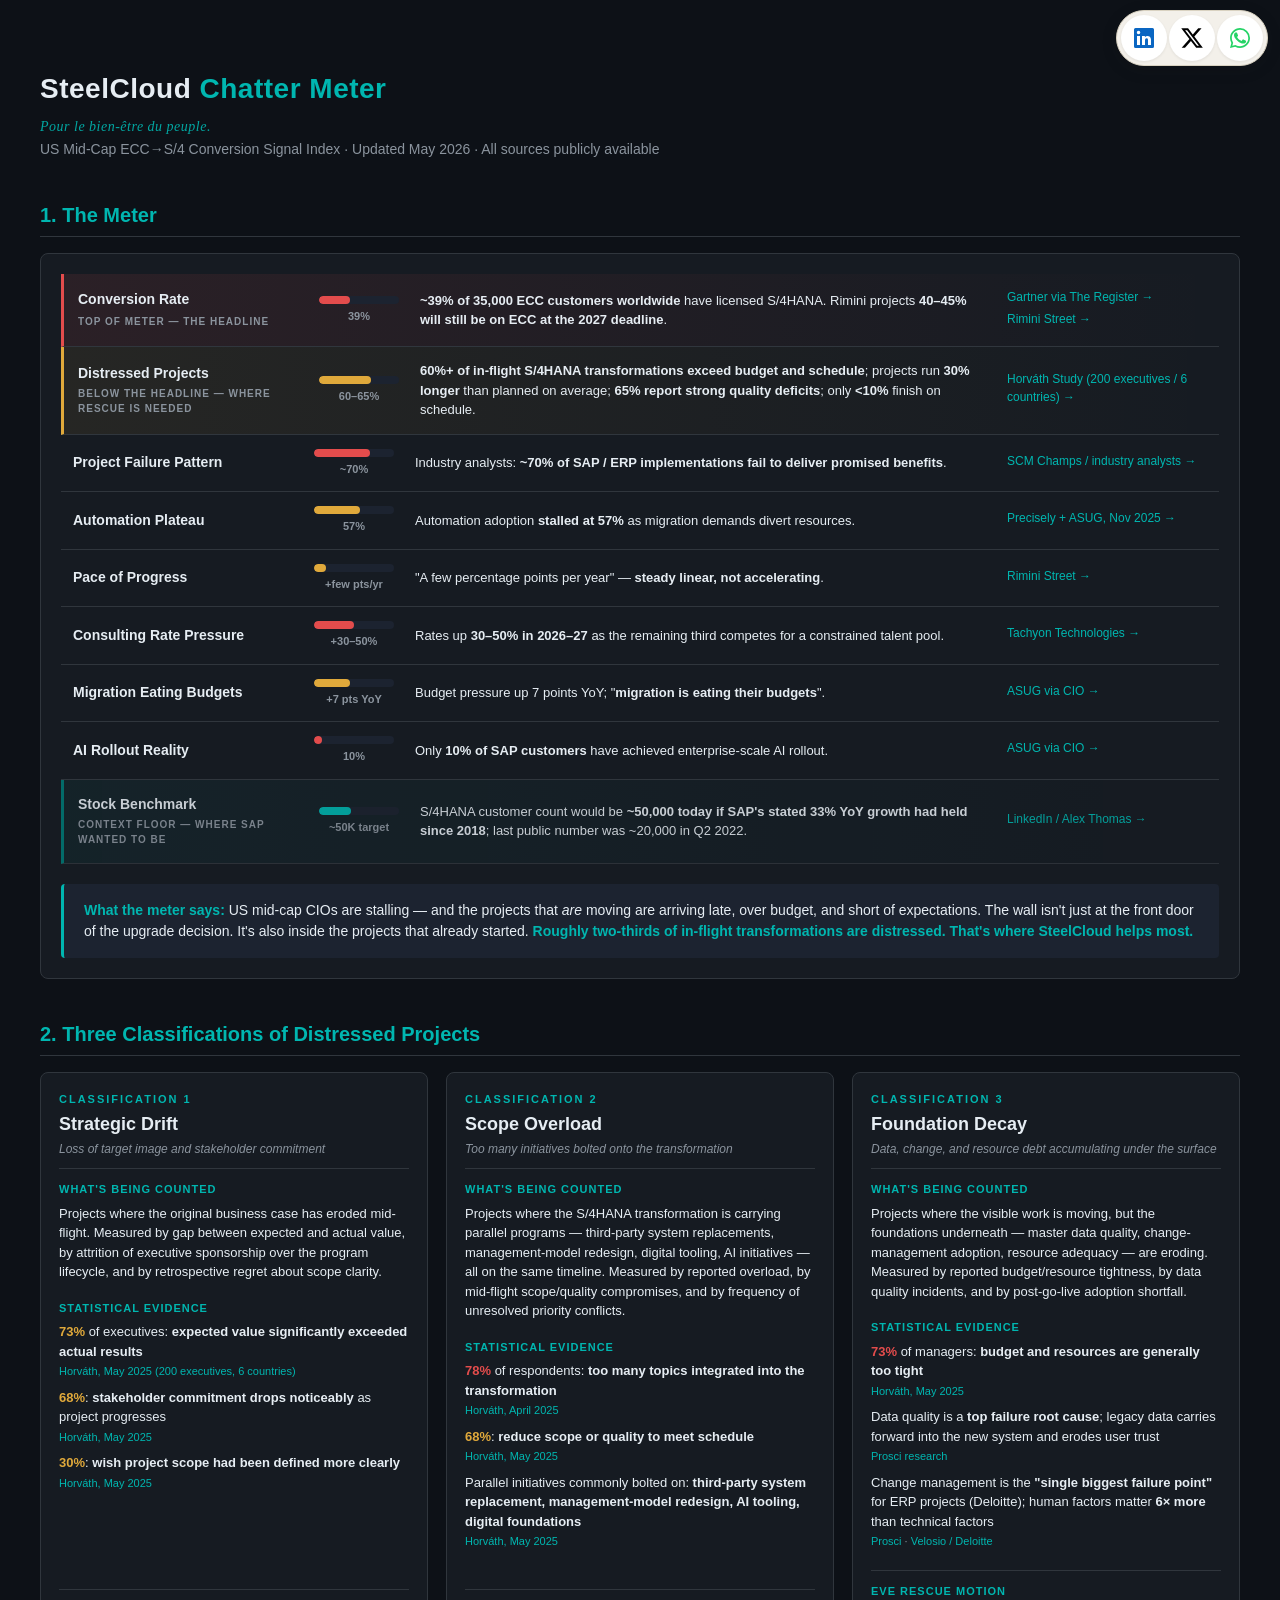
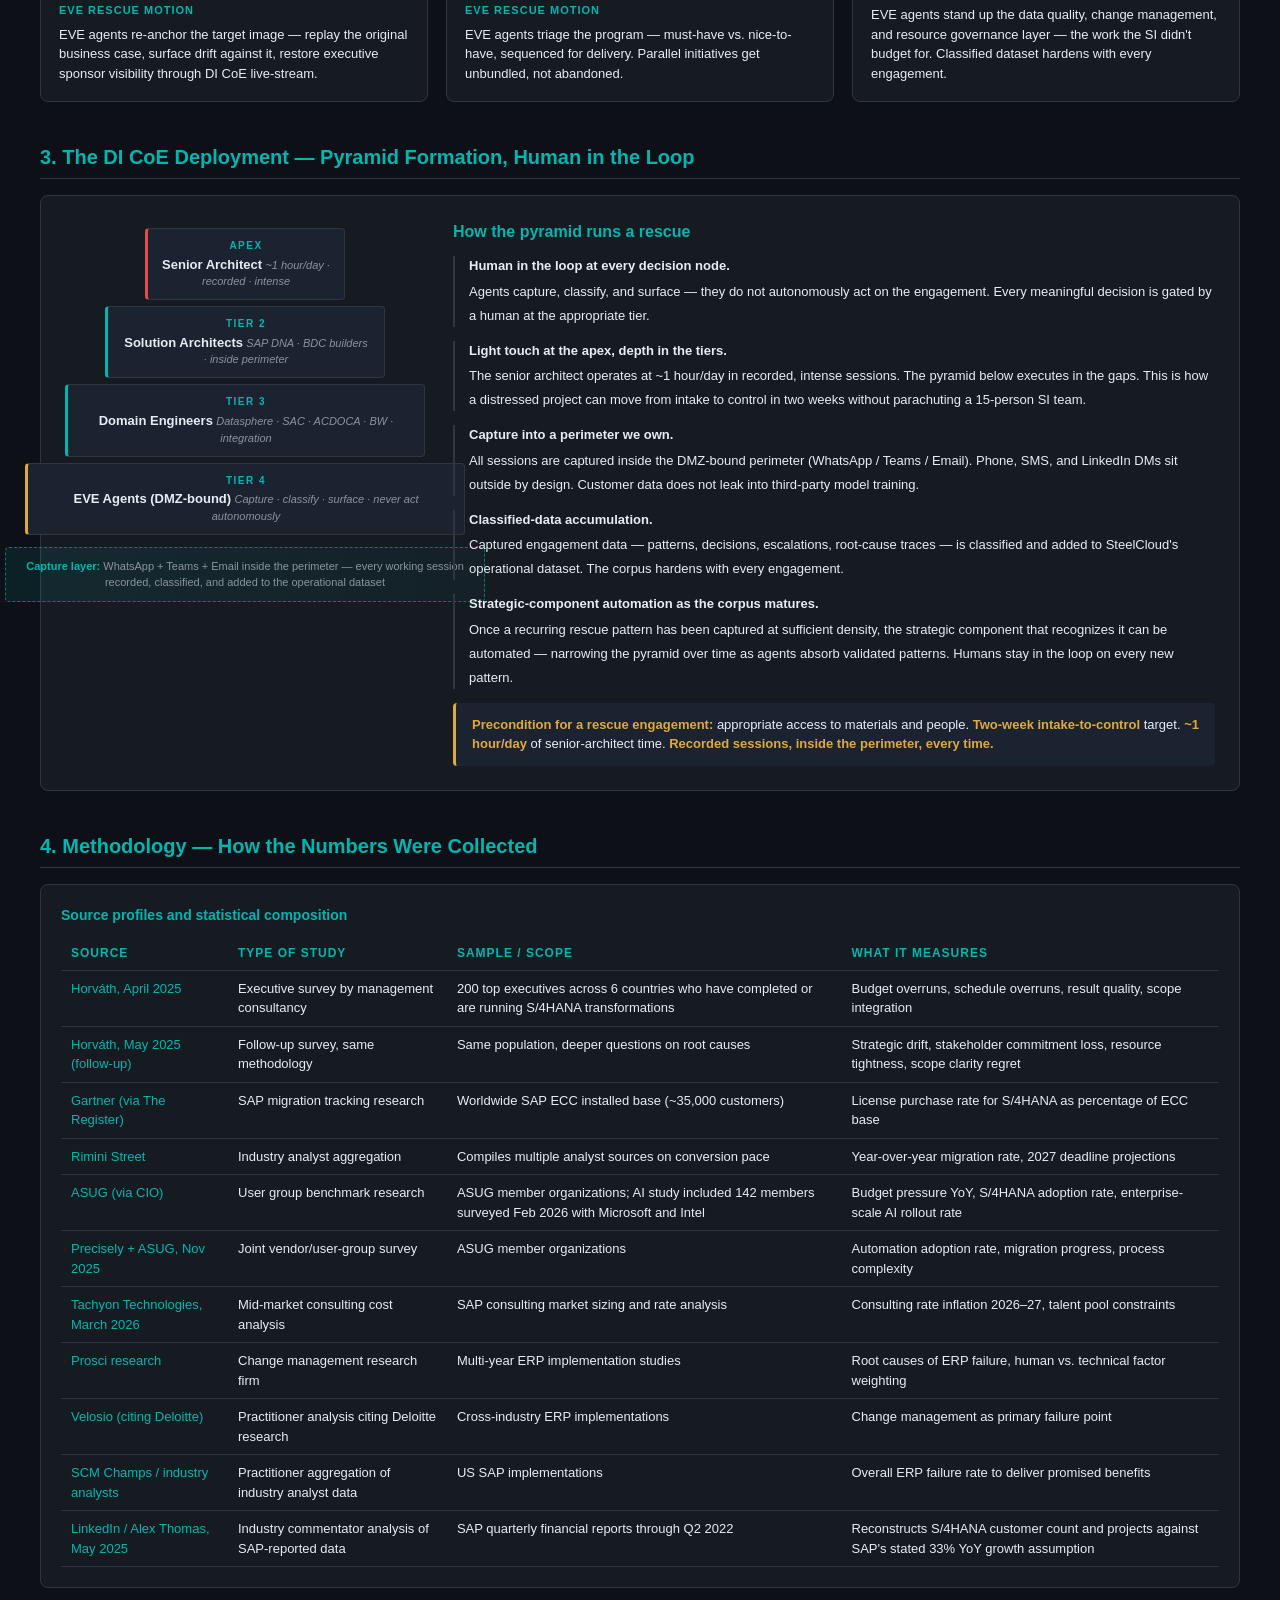
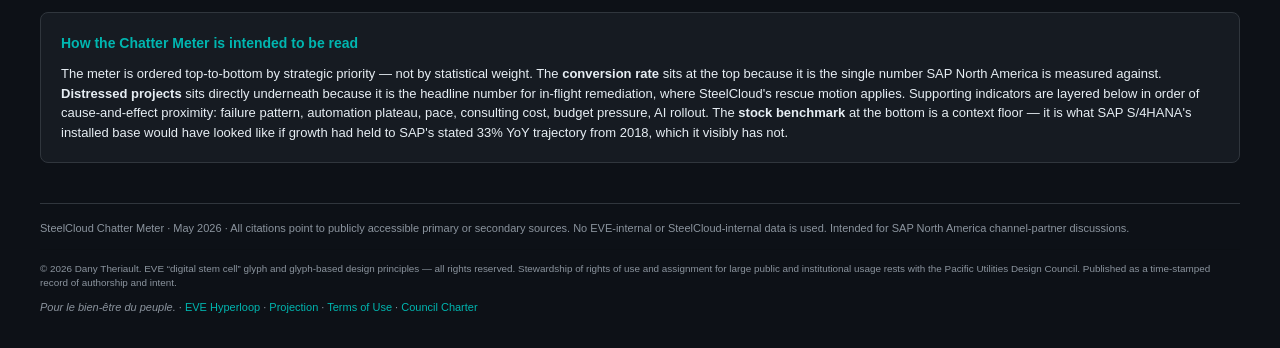
<file: meter.html>
<!DOCTYPE html>
<html lang="en">
<head>
<meta charset="UTF-8">
<meta name="viewport" content="width=device-width, initial-scale=1.0">
<title>SteelCloud Chatter Meter — US Mid-Cap ECC→S/4 Conversion Signal Index</title>
<style>
  :root {
    --bg: #0d1117;
    --panel: #161b22;
    --panel-2: #1c2330;
    --teal: #00b6b0;
    --teal-dim: #007a76;
    --red: #e34c4c;
    --amber: #e0a93b;
    --green: #4ec07b;
    --text: #e6edf3;
    --text-dim: #8b949e;
    --border: #30363d;
  }
  * { box-sizing: border-box; }
  body {
    margin: 0;
    padding: 32px 40px;
    background: var(--bg);
    color: var(--text);
    font-family: "Trebuchet MS", "Calibri", "Segoe UI", sans-serif;
    line-height: 1.5;
  }
  h1 {
    margin: 0 0 4px 0;
    font-size: 28px;
    letter-spacing: 0.5px;
  }
  h1 .accent { color: var(--teal); }
  .tagline {
    font-family: "Georgia", "Times New Roman", serif;
    font-style: italic;
    font-size: 14px;
    color: var(--teal);
    letter-spacing: 0.5px;
    margin: 6px 0 2px 0;
    opacity: 0.9;
  }
  .subtitle {
    color: var(--text-dim);
    font-size: 14px;
    margin-bottom: 28px;
  }
  h2 {
    margin: 40px 0 16px 0;
    font-size: 20px;
    color: var(--teal);
    border-bottom: 1px solid var(--border);
    padding-bottom: 6px;
  }

  /* ===== Chatter Meter ===== */
  .meter {
    background: var(--panel);
    border: 1px solid var(--border);
    border-radius: 8px;
    padding: 20px;
    margin-bottom: 24px;
  }
  .meter-row {
    display: grid;
    grid-template-columns: 220px 90px 1fr 200px;
    gap: 16px;
    align-items: center;
    padding: 14px 12px;
    border-bottom: 1px solid var(--border);
  }
  .meter-row:last-child { border-bottom: none; }
  .meter-row.headline {
    background: linear-gradient(90deg, rgba(227,76,76,0.10), transparent);
    border-left: 3px solid var(--red);
    padding-left: 14px;
  }
  .meter-row.distressed {
    background: linear-gradient(90deg, rgba(224,169,59,0.08), transparent);
    border-left: 3px solid var(--amber);
    padding-left: 14px;
  }
  .meter-row.floor {
    background: linear-gradient(90deg, rgba(0,182,176,0.06), transparent);
    border-left: 3px solid var(--teal-dim);
    padding-left: 14px;
    opacity: 0.85;
  }
  .indicator-name {
    font-weight: bold;
    font-size: 14px;
  }
  .indicator-name .tag {
    display: inline-block;
    font-size: 10px;
    color: var(--text-dim);
    text-transform: uppercase;
    letter-spacing: 1px;
    margin-top: 2px;
  }
  .gauge {
    display: flex;
    flex-direction: column;
    align-items: center;
    gap: 4px;
  }
  .gauge-bar {
    width: 80px;
    height: 8px;
    background: var(--panel-2);
    border-radius: 4px;
    overflow: hidden;
    position: relative;
  }
  .gauge-fill {
    height: 100%;
    border-radius: 4px;
  }
  .gauge-fill.red { background: var(--red); }
  .gauge-fill.amber { background: var(--amber); }
  .gauge-fill.green { background: var(--green); }
  .gauge-fill.teal { background: var(--teal); }
  .gauge-label {
    font-size: 11px;
    color: var(--text-dim);
    font-weight: bold;
  }
  .reading {
    font-size: 13px;
    color: var(--text);
  }
  .reading strong { color: var(--text); }
  .source a {
    color: var(--teal);
    font-size: 12px;
    text-decoration: none;
    display: block;
    margin-bottom: 4px;
  }
  .source a:hover { text-decoration: underline; }

  .meter-summary {
    margin-top: 20px;
    padding: 16px 20px;
    background: var(--panel-2);
    border-left: 3px solid var(--teal);
    border-radius: 4px;
    font-size: 14px;
  }
  .meter-summary strong { color: var(--teal); }

  /* ===== Classifications ===== */
  .classifications {
    display: grid;
    grid-template-columns: repeat(3, 1fr);
    gap: 18px;
    margin-bottom: 24px;
  }
  .classification {
    background: var(--panel);
    border: 1px solid var(--border);
    border-radius: 8px;
    padding: 18px;
    display: flex;
    flex-direction: column;
  }
  .classification-header {
    border-bottom: 1px solid var(--border);
    padding-bottom: 10px;
    margin-bottom: 12px;
  }
  .classification-number {
    color: var(--teal);
    font-size: 11px;
    text-transform: uppercase;
    letter-spacing: 2px;
    font-weight: bold;
  }
  .classification-name {
    font-size: 18px;
    font-weight: bold;
    margin-top: 4px;
  }
  .classification-tag {
    color: var(--text-dim);
    font-size: 12px;
    font-style: italic;
    margin-top: 2px;
  }
  .classification-section {
    margin-bottom: 12px;
  }
  .classification-section-title {
    color: var(--teal);
    font-size: 11px;
    text-transform: uppercase;
    letter-spacing: 1px;
    margin-bottom: 6px;
    font-weight: bold;
  }
  .classification-section p {
    font-size: 13px;
    margin: 0 0 6px 0;
    color: var(--text);
  }
  .classification-section ul {
    margin: 0;
    padding-left: 16px;
    font-size: 13px;
  }
  .classification-section ul li {
    margin-bottom: 6px;
  }
  .stat {
    display: block;
    font-size: 13px;
    margin-bottom: 8px;
  }
  .stat .pct {
    color: var(--amber);
    font-weight: bold;
  }
  .stat .pct.red { color: var(--red); }
  .stat-source {
    font-size: 11px;
    color: var(--text-dim);
    display: block;
    margin-top: 2px;
  }
  .stat-source a {
    color: var(--teal);
    text-decoration: none;
  }
  .stat-source a:hover { text-decoration: underline; }

  .rescue {
    margin-top: auto;
    padding-top: 12px;
    border-top: 1px solid var(--border);
  }
  .rescue-label {
    color: var(--teal);
    font-size: 11px;
    text-transform: uppercase;
    letter-spacing: 1px;
    font-weight: bold;
    margin-bottom: 6px;
  }
  .rescue-text {
    font-size: 13px;
    color: var(--text);
  }

  /* ===== Methodology ===== */
  .methodology {
    background: var(--panel);
    border: 1px solid var(--border);
    border-radius: 8px;
    padding: 20px;
    font-size: 13px;
    margin-bottom: 24px;
  }
  .methodology h3 {
    margin: 0 0 10px 0;
    color: var(--teal);
    font-size: 14px;
  }
  .methodology table {
    width: 100%;
    border-collapse: collapse;
    margin-top: 8px;
  }
  .methodology th, .methodology td {
    text-align: left;
    padding: 8px 10px;
    border-bottom: 1px solid var(--border);
    vertical-align: top;
  }
  .methodology th {
    color: var(--teal);
    font-size: 12px;
    text-transform: uppercase;
    letter-spacing: 1px;
    font-weight: bold;
  }
  .methodology a {
    color: var(--teal);
    text-decoration: none;
  }
  .methodology a:hover { text-decoration: underline; }

  /* ===== Pyramid Formation ===== */
  .pyramid-wrap {
    background: var(--panel);
    border: 1px solid var(--border);
    border-radius: 8px;
    padding: 24px;
    margin-bottom: 24px;
    display: grid;
    grid-template-columns: 360px 1fr;
    gap: 28px;
    align-items: start;
  }
  .pyramid {
    display: flex;
    flex-direction: column;
    align-items: center;
    gap: 6px;
    padding: 8px 0;
  }
  .pyramid-tier {
    background: var(--panel-2);
    border: 1px solid var(--border);
    border-left: 3px solid var(--teal);
    border-radius: 4px;
    padding: 10px 14px;
    text-align: center;
    font-size: 12px;
    line-height: 1.35;
  }
  .pyramid-tier .tier-label {
    color: var(--teal);
    font-size: 10px;
    text-transform: uppercase;
    letter-spacing: 1.5px;
    font-weight: bold;
    display: block;
    margin-bottom: 3px;
  }
  .pyramid-tier .tier-role {
    color: var(--text);
    font-weight: bold;
    font-size: 13px;
  }
  .pyramid-tier .tier-cadence {
    color: var(--text-dim);
    font-size: 11px;
    margin-top: 2px;
    font-style: italic;
  }
  .pyramid-tier.apex { width: 200px; border-left-color: var(--red); }
  .pyramid-tier.t2 { width: 280px; }
  .pyramid-tier.t3 { width: 360px; }
  .pyramid-tier.t4 { width: 440px; border-left-color: var(--amber); }
  .pyramid-base {
    width: 480px;
    background: linear-gradient(90deg, rgba(0,182,176,0.10), rgba(0,182,176,0.04));
    border: 1px dashed var(--teal-dim);
    border-radius: 4px;
    padding: 10px 14px;
    text-align: center;
    font-size: 11px;
    color: var(--text-dim);
    margin-top: 6px;
  }
  .pyramid-base strong { color: var(--teal); }

  .pyramid-details h3 {
    margin: 0 0 12px 0;
    font-size: 16px;
    color: var(--teal);
  }
  .pyramid-details .principle {
    margin-bottom: 14px;
    padding-left: 14px;
    border-left: 2px solid var(--border);
  }
  .pyramid-details .principle-name {
    font-weight: bold;
    color: var(--text);
    font-size: 13px;
    display: block;
    margin-bottom: 3px;
  }
  .pyramid-details .principle-body {
    font-size: 13px;
    color: var(--text);
  }
  .pyramid-callout {
    margin-top: 14px;
    padding: 12px 16px;
    background: var(--panel-2);
    border-left: 3px solid var(--amber);
    border-radius: 4px;
    font-size: 13px;
  }
  .pyramid-callout strong { color: var(--amber); }

  footer {
    margin-top: 40px;
    padding-top: 16px;
    border-top: 1px solid var(--border);
    color: var(--text-dim);
    font-size: 11px;
  }
  footer a { color: var(--teal); text-decoration: none; }
  footer a:hover { text-decoration: underline; }

  /* ===== Mobile ===== */
  @media (max-width: 760px) {
    body { padding: 20px 16px; }
    h1 { font-size: 22px; }
    h2 { font-size: 17px; margin-top: 32px; }
    .subtitle { font-size: 13px; margin-bottom: 20px; }

    /* Meter rows: stack into a single column, left-aligned, with a thin label */
    .meter { padding: 14px; }
    .meter-row {
      grid-template-columns: 1fr;
      gap: 8px;
      padding: 14px 10px;
    }
    .meter-row.headline,
    .meter-row.distressed,
    .meter-row.floor { padding-left: 10px; }
    .indicator-name { font-size: 15px; }
    .indicator-name .tag { font-size: 10px; }
    .gauge {
      flex-direction: row;
      align-items: center;
      justify-content: flex-start;
      gap: 10px;
    }
    .gauge-bar { width: 100%; max-width: 220px; }
    .gauge-label { font-size: 12px; }
    .reading { font-size: 13px; }
    .source a { font-size: 12px; word-break: break-word; }

    /* Classifications: stack */
    .classifications {
      grid-template-columns: 1fr;
      gap: 14px;
    }
    .classification { padding: 16px; }
    .classification-name { font-size: 17px; }

    /* Pyramid: stack details under the diagram; cap tier widths to viewport */
    .pyramid-wrap {
      grid-template-columns: 1fr;
      gap: 20px;
      padding: 18px;
    }
    .pyramid { width: 100%; }
    .pyramid-tier {
      max-width: 100%;
      width: auto;
      padding: 9px 12px;
    }
    .pyramid-tier.apex { width: 55%; }
    .pyramid-tier.t2   { width: 70%; }
    .pyramid-tier.t3   { width: 85%; }
    .pyramid-tier.t4   { width: 100%; }
    .pyramid-base { width: 100%; box-sizing: border-box; }
    .pyramid-details h3 { font-size: 15px; }

    /* Methodology table: let it scroll horizontally instead of crushing */
    .methodology { padding: 14px; }
    .methodology table { display: block; overflow-x: auto; white-space: nowrap; }
    .methodology th, .methodology td { white-space: normal; min-width: 180px; }
  }

  @media (max-width: 420px) {
    body { padding: 16px 12px; }
    h1 { font-size: 20px; }
    .gauge-bar { max-width: 160px; }
    .pyramid-tier.apex { width: 60%; }
    .pyramid-tier.t2   { width: 75%; }
    .pyramid-tier.t3   { width: 90%; }
  }
</style>
</head>
<body>
<!-- EGD-CHECKIN-START v4 · fixed thumb-reachable check-in corner · Dany Theriault -->
<style>
  /* Reserve top-right corner on the page so existing chrome doesn't collide */
  body{padding-top:68px !important}
  /* Extra specificity via #egd-checkin to defeat any host-page nav rules */
  #egd-checkin{position:fixed !important;top:10px !important;right:12px !important;left:auto !important;bottom:auto !important;width:auto !important;max-width:none !important;margin:0 !important;z-index:9999 !important;display:flex !important;flex-direction:row !important;flex:0 0 auto !important;align-items:center !important;justify-content:flex-start !important;gap:2px !important;padding:4px !important;background:rgba(253,250,244,.96) !important;backdrop-filter:blur(10px);-webkit-backdrop-filter:blur(10px);border:1px solid #d9d2c1 !important;border-radius:999px !important;box-shadow:0 4px 16px rgba(26,26,26,.14) !important;font-family:Inter,system-ui,sans-serif !important}
  #egd-checkin a{display:flex !important;flex:0 0 auto !important;align-items:center !important;justify-content:center !important;width:46px !important;height:46px !important;padding:0 !important;margin:0 !important;border-radius:50% !important;background:#fff !important;border:1px solid transparent !important;text-decoration:none !important;color:inherit !important;box-shadow:0 1px 3px rgba(26,26,26,.08) !important;transition:border-color .15s ease,transform .15s ease,box-shadow .15s ease}
  #egd-checkin a:hover,#egd-checkin a:focus-visible{border-color:#e87722 !important;transform:translateY(-1px);box-shadow:0 3px 8px rgba(232,119,34,.25) !important}
  #egd-checkin a svg{width:24px !important;height:24px !important;display:block !important}
  #egd-checkin a[data-net="linkedin"] svg{fill:#0a66c2 !important}
  #egd-checkin a[data-net="x"] svg{fill:#000 !important}
  #egd-checkin a[data-net="whatsapp"] svg{fill:#25d366 !important}
  #egd-checkin .egd-sr{position:absolute !important;width:1px;height:1px;overflow:hidden;clip:rect(0 0 0 0);white-space:nowrap}
  @media (max-width:480px){body{padding-top:62px !important}#egd-checkin{top:8px !important;right:8px !important;padding:3px !important;gap:2px !important}#egd-checkin a{width:44px !important;height:44px !important}#egd-checkin a svg{width:22px !important;height:22px !important}}
</style>
<div id="egd-checkin" role="navigation" aria-label="Check in with Dany">
  <a href="https://www.linkedin.com/in/danytheriault" target="_blank" rel="noopener" data-net="linkedin" title="Connect on LinkedIn"><span class="egd-sr">Connect on LinkedIn</span><svg viewBox="0 0 24 24" aria-hidden="true"><path d="M20.5 2h-17A1.5 1.5 0 002 3.5v17A1.5 1.5 0 003.5 22h17a1.5 1.5 0 001.5-1.5v-17A1.5 1.5 0 0020.5 2zM8 19H5v-9h3zM6.5 8.25A1.75 1.75 0 118.3 6.5a1.78 1.78 0 01-1.8 1.75zM19 19h-3v-4.74c0-1.42-.6-1.93-1.38-1.93A1.74 1.74 0 0013 14.19a.66.66 0 000 .14V19h-3v-9h2.9v1.3a3.11 3.11 0 012.7-1.4c1.55 0 3.36.86 3.36 3.66z"/></svg></a>
  <a href="https://x.com/DDTheriault75" target="_blank" rel="noopener" data-net="x" title="Follow on X"><span class="egd-sr">Follow on X</span><svg viewBox="0 0 24 24" aria-hidden="true"><path d="M18.244 2.25h3.308l-7.227 8.26 8.502 11.24H16.17l-5.214-6.817L4.99 21.75H1.68l7.73-8.835L1.254 2.25H8.08l4.713 6.231zm-1.161 17.52h1.833L7.084 4.126H5.117z"/></svg></a>
  <a href="https://wa.me/15062921452" target="_blank" rel="noopener" data-net="whatsapp" title="Message on WhatsApp"><span class="egd-sr">Message on WhatsApp</span><svg viewBox="0 0 24 24" aria-hidden="true"><path d="M17.472 14.382c-.297-.149-1.758-.867-2.03-.967-.273-.099-.471-.148-.67.15-.197.297-.767.966-.94 1.164-.173.199-.347.223-.644.075-.297-.15-1.255-.463-2.39-1.475-.883-.788-1.48-1.761-1.653-2.059-.173-.297-.018-.458.13-.606.134-.133.298-.347.446-.52.149-.174.198-.298.298-.497.099-.198.05-.371-.025-.52-.075-.149-.669-1.612-.916-2.207-.242-.579-.487-.5-.669-.51-.173-.008-.371-.01-.57-.01-.198 0-.52.074-.792.372-.272.297-1.04 1.016-1.04 2.479 0 1.462 1.065 2.875 1.213 3.074.149.198 2.096 3.2 5.077 4.487.71.306 1.263.489 1.694.625.712.227 1.36.195 1.871.118.571-.085 1.758-.719 2.006-1.413.248-.694.248-1.289.173-1.413-.074-.124-.272-.198-.57-.347zM12.027 2c-5.51 0-9.987 4.478-9.987 9.988 0 1.76.46 3.482 1.334 5.001L2 22l5.121-1.343A9.94 9.94 0 0012.017 22h.005c5.51 0 9.987-4.478 9.987-9.988A9.928 9.928 0 0019.089 4.9 9.928 9.928 0 0012.032 2zm0 18.32h-.003a8.31 8.31 0 01-4.23-1.159l-.303-.18-3.14.823.838-3.06-.198-.313A8.245 8.245 0 013.78 12c0-4.54 3.696-8.236 8.24-8.236a8.19 8.19 0 015.826 2.412 8.19 8.19 0 012.412 5.83c0 4.54-3.697 8.235-8.24 8.235z"/></svg></a>
</div>
<!-- EGD-CHECKIN-END v4 -->



<h1>SteelCloud <span class="accent">Chatter Meter</span></h1>
<div class="tagline">Pour le bien-être du peuple.</div>
<div class="subtitle">US Mid-Cap ECC→S/4 Conversion Signal Index · Updated May 2026 · All sources publicly available</div>

<h2>1. The Meter</h2>
<div class="meter">

  <div class="meter-row headline">
    <div class="indicator-name">Conversion Rate
      <span class="tag">Top of meter — the headline</span>
    </div>
    <div class="gauge">
      <div class="gauge-bar"><div class="gauge-fill red" style="width:39%"></div></div>
      <div class="gauge-label">39%</div>
    </div>
    <div class="reading">
      <strong>~39% of 35,000 ECC customers worldwide</strong> have licensed S/4HANA. Rimini projects <strong>40–45% will still be on ECC at the 2027 deadline</strong>.
    </div>
    <div class="source">
      <a href="https://www.theregister.com/2025/03/20/sap_sees_little_progress_in/" target="_blank">Gartner via The Register →</a>
      <a href="https://www.riministreet.com/blog/what-sap-customers-are-really-doing-and-why-it-matters/" target="_blank">Rimini Street →</a>
    </div>
  </div>

  <div class="meter-row distressed">
    <div class="indicator-name">Distressed Projects
      <span class="tag">Below the headline — where rescue is needed</span>
    </div>
    <div class="gauge">
      <div class="gauge-bar"><div class="gauge-fill amber" style="width:65%"></div></div>
      <div class="gauge-label">60–65%</div>
    </div>
    <div class="reading">
      <strong>60%+ of in-flight S/4HANA transformations exceed budget and schedule</strong>; projects run <strong>30% longer</strong> than planned on average; <strong>65% report strong quality deficits</strong>; only <strong>&lt;10%</strong> finish on schedule.
    </div>
    <div class="source">
      <a href="https://www.horvath-partners.com/en/press/detail/study-shows-sap-s-4hana-transformations-rarely-go-as-planned-60-percent-exceed-budget-and-schedule-two-thirds-dissatisfied-with-result-quality" target="_blank">Horváth Study (200 executives / 6 countries) →</a>
    </div>
  </div>

  <div class="meter-row">
    <div class="indicator-name">Project Failure Pattern</div>
    <div class="gauge">
      <div class="gauge-bar"><div class="gauge-fill red" style="width:70%"></div></div>
      <div class="gauge-label">~70%</div>
    </div>
    <div class="reading">
      Industry analysts: <strong>~70% of SAP / ERP implementations fail to deliver promised benefits</strong>.
    </div>
    <div class="source">
      <a href="https://www.scmchamps.com/blog/challenges-faced-during-sap-implementations/" target="_blank">SCM Champs / industry analysts →</a>
    </div>
  </div>

  <div class="meter-row">
    <div class="indicator-name">Automation Plateau</div>
    <div class="gauge">
      <div class="gauge-bar"><div class="gauge-fill amber" style="width:57%"></div></div>
      <div class="gauge-label">57%</div>
    </div>
    <div class="reading">
      Automation adoption <strong>stalled at 57%</strong> as migration demands divert resources.
    </div>
    <div class="source">
      <a href="https://www.prnewswire.com/news-releases/new-research-reveals-sap-s4hana-migration-momentum-despite-ongoing-automation-challenges-302603235.html" target="_blank">Precisely + ASUG, Nov 2025 →</a>
    </div>
  </div>

  <div class="meter-row">
    <div class="indicator-name">Pace of Progress</div>
    <div class="gauge">
      <div class="gauge-bar"><div class="gauge-fill amber" style="width:15%"></div></div>
      <div class="gauge-label">+few pts/yr</div>
    </div>
    <div class="reading">
      "A few percentage points per year" — <strong>steady linear, not accelerating</strong>.
    </div>
    <div class="source">
      <a href="https://www.riministreet.com/blog/what-sap-customers-are-really-doing-and-why-it-matters/" target="_blank">Rimini Street →</a>
    </div>
  </div>

  <div class="meter-row">
    <div class="indicator-name">Consulting Rate Pressure</div>
    <div class="gauge">
      <div class="gauge-bar"><div class="gauge-fill red" style="width:50%"></div></div>
      <div class="gauge-label">+30–50%</div>
    </div>
    <div class="reading">
      Rates up <strong>30–50% in 2026–27</strong> as the remaining third competes for a constrained talent pool.
    </div>
    <div class="source">
      <a href="https://www.tachyontech.com/sap-s-4hana-migration-costs-in-2026-what-mid-market-enterprises-should-actually-budget/" target="_blank">Tachyon Technologies →</a>
    </div>
  </div>

  <div class="meter-row">
    <div class="indicator-name">Migration Eating Budgets</div>
    <div class="gauge">
      <div class="gauge-bar"><div class="gauge-fill amber" style="width:45%"></div></div>
      <div class="gauge-label">+7 pts YoY</div>
    </div>
    <div class="reading">
      Budget pressure up 7 points YoY; "<strong>migration is eating their budgets</strong>".
    </div>
    <div class="source">
      <a href="https://www.cio.com/article/4170434/sap-customers-say-migration-is-eating-their-budgets-and-ai-is-next-in-line.html" target="_blank">ASUG via CIO →</a>
    </div>
  </div>

  <div class="meter-row">
    <div class="indicator-name">AI Rollout Reality</div>
    <div class="gauge">
      <div class="gauge-bar"><div class="gauge-fill red" style="width:10%"></div></div>
      <div class="gauge-label">10%</div>
    </div>
    <div class="reading">
      Only <strong>10% of SAP customers</strong> have achieved enterprise-scale AI rollout.
    </div>
    <div class="source">
      <a href="https://www.cio.com/article/4170434/sap-customers-say-migration-is-eating-their-budgets-and-ai-is-next-in-line.html" target="_blank">ASUG via CIO →</a>
    </div>
  </div>

  <div class="meter-row floor">
    <div class="indicator-name">Stock Benchmark
      <span class="tag">Context floor — where SAP wanted to be</span>
    </div>
    <div class="gauge">
      <div class="gauge-bar"><div class="gauge-fill teal" style="width:40%"></div></div>
      <div class="gauge-label">~50K target</div>
    </div>
    <div class="reading">
      S/4HANA customer count would be <strong>~50,000 today if SAP's stated 33% YoY growth had held since 2018</strong>; last public number was ~20,000 in Q2 2022.
    </div>
    <div class="source">
      <a href="https://www.linkedin.com/pulse/how-many-customers-s4-sap-isnt-saying-alex-thomas-72jlc" target="_blank">LinkedIn / Alex Thomas →</a>
    </div>
  </div>

  <div class="meter-summary">
    <strong>What the meter says:</strong> US mid-cap CIOs are stalling — and the projects that <em>are</em> moving are arriving late, over budget, and short of expectations. The wall isn't just at the front door of the upgrade decision. It's also inside the projects that already started. <strong>Roughly two-thirds of in-flight transformations are distressed. That's where SteelCloud helps most.</strong>
  </div>
</div>

<h2>2. Three Classifications of Distressed Projects</h2>

<div class="classifications">

  <!-- Classification 1 -->
  <div class="classification">
    <div class="classification-header">
      <div class="classification-number">Classification 1</div>
      <div class="classification-name">Strategic Drift</div>
      <div class="classification-tag">Loss of target image and stakeholder commitment</div>
    </div>

    <div class="classification-section">
      <div class="classification-section-title">What's being counted</div>
      <p>Projects where the original business case has eroded mid-flight. Measured by gap between expected and actual value, by attrition of executive sponsorship over the program lifecycle, and by retrospective regret about scope clarity.</p>
    </div>

    <div class="classification-section">
      <div class="classification-section-title">Statistical evidence</div>
      <span class="stat">
        <span class="pct">73%</span> of executives: <strong>expected value significantly exceeded actual results</strong>
        <span class="stat-source"><a href="https://www.horvath-partners.com/en/press/detail/companies-underestimate-the-challenges-of-the-sap-s-4hana-transformation" target="_blank">Horváth, May 2025 (200 executives, 6 countries)</a></span>
      </span>
      <span class="stat">
        <span class="pct">68%</span>: <strong>stakeholder commitment drops noticeably</strong> as project progresses
        <span class="stat-source"><a href="https://www.horvath-partners.com/en/press/detail/companies-underestimate-the-challenges-of-the-sap-s-4hana-transformation" target="_blank">Horváth, May 2025</a></span>
      </span>
      <span class="stat">
        <span class="pct">30%</span>: <strong>wish project scope had been defined more clearly</strong>
        <span class="stat-source"><a href="https://www.horvath-partners.com/en/press/detail/companies-underestimate-the-challenges-of-the-sap-s-4hana-transformation" target="_blank">Horváth, May 2025</a></span>
      </span>
    </div>

    <div class="rescue">
      <div class="rescue-label">EVE Rescue Motion</div>
      <div class="rescue-text">EVE agents re-anchor the target image — replay the original business case, surface drift against it, restore executive sponsor visibility through DI CoE live-stream.</div>
    </div>
  </div>

  <!-- Classification 2 -->
  <div class="classification">
    <div class="classification-header">
      <div class="classification-number">Classification 2</div>
      <div class="classification-name">Scope Overload</div>
      <div class="classification-tag">Too many initiatives bolted onto the transformation</div>
    </div>

    <div class="classification-section">
      <div class="classification-section-title">What's being counted</div>
      <p>Projects where the S/4HANA transformation is carrying parallel programs — third-party system replacements, management-model redesign, digital tooling, AI initiatives — all on the same timeline. Measured by reported overload, by mid-flight scope/quality compromises, and by frequency of unresolved priority conflicts.</p>
    </div>

    <div class="classification-section">
      <div class="classification-section-title">Statistical evidence</div>
      <span class="stat">
        <span class="pct red">78%</span> of respondents: <strong>too many topics integrated into the transformation</strong>
        <span class="stat-source"><a href="https://www.horvath-partners.com/en/press/detail/study-shows-sap-s-4hana-transformations-rarely-go-as-planned-60-percent-exceed-budget-and-schedule-two-thirds-dissatisfied-with-result-quality" target="_blank">Horváth, April 2025</a></span>
      </span>
      <span class="stat">
        <span class="pct">68%</span>: <strong>reduce scope or quality to meet schedule</strong>
        <span class="stat-source"><a href="https://www.horvath-partners.com/en/press/detail/companies-underestimate-the-challenges-of-the-sap-s-4hana-transformation" target="_blank">Horváth, May 2025</a></span>
      </span>
      <span class="stat">
        Parallel initiatives commonly bolted on: <strong>third-party system replacement, management-model redesign, AI tooling, digital foundations</strong>
        <span class="stat-source"><a href="https://www.horvath-partners.com/en/press/detail/companies-underestimate-the-challenges-of-the-sap-s-4hana-transformation" target="_blank">Horváth, May 2025</a></span>
      </span>
    </div>

    <div class="rescue">
      <div class="rescue-label">EVE Rescue Motion</div>
      <div class="rescue-text">EVE agents triage the program — must-have vs. nice-to-have, sequenced for delivery. Parallel initiatives get unbundled, not abandoned.</div>
    </div>
  </div>

  <!-- Classification 3 -->
  <div class="classification">
    <div class="classification-header">
      <div class="classification-number">Classification 3</div>
      <div class="classification-name">Foundation Decay</div>
      <div class="classification-tag">Data, change, and resource debt accumulating under the surface</div>
    </div>

    <div class="classification-section">
      <div class="classification-section-title">What's being counted</div>
      <p>Projects where the visible work is moving, but the foundations underneath — master data quality, change-management adoption, resource adequacy — are eroding. Measured by reported budget/resource tightness, by data quality incidents, and by post-go-live adoption shortfall.</p>
    </div>

    <div class="classification-section">
      <div class="classification-section-title">Statistical evidence</div>
      <span class="stat">
        <span class="pct red">73%</span> of managers: <strong>budget and resources are generally too tight</strong>
        <span class="stat-source"><a href="https://www.horvath-partners.com/en/press/detail/companies-underestimate-the-challenges-of-the-sap-s-4hana-transformation" target="_blank">Horváth, May 2025</a></span>
      </span>
      <span class="stat">
        Data quality is a <strong>top failure root cause</strong>; legacy data carries forward into the new system and erodes user trust
        <span class="stat-source"><a href="https://www.prosci.com/blog/why-do-erp-implementations-fail" target="_blank">Prosci research</a></span>
      </span>
      <span class="stat">
        Change management is the <strong>"single biggest failure point"</strong> for ERP projects (Deloitte); human factors matter <strong>6× more</strong> than technical factors
        <span class="stat-source"><a href="https://www.prosci.com/blog/why-do-erp-implementations-fail" target="_blank">Prosci</a> · <a href="https://www.velosio.com/blog/change-management-mistakes-that-undermine-erp-implementation/" target="_blank">Velosio / Deloitte</a></span>
      </span>
    </div>

    <div class="rescue">
      <div class="rescue-label">EVE Rescue Motion</div>
      <div class="rescue-text">EVE agents stand up the data quality, change management, and resource governance layer — the work the SI didn't budget for. Classified dataset hardens with every engagement.</div>
    </div>
  </div>

</div>

<h2>3. The DI CoE Deployment — Pyramid Formation, Human in the Loop</h2>
<div class="pyramid-wrap">

  <div class="pyramid">
    <div class="pyramid-tier apex">
      <span class="tier-label">Apex</span>
      <span class="tier-role">Senior Architect</span>
      <span class="tier-cadence">~1 hour/day · recorded · intense</span>
    </div>
    <div class="pyramid-tier t2">
      <span class="tier-label">Tier 2</span>
      <span class="tier-role">Solution Architects</span>
      <span class="tier-cadence">SAP DNA · BDC builders · inside perimeter</span>
    </div>
    <div class="pyramid-tier t3">
      <span class="tier-label">Tier 3</span>
      <span class="tier-role">Domain Engineers</span>
      <span class="tier-cadence">Datasphere · SAC · ACDOCA · BW · integration</span>
    </div>
    <div class="pyramid-tier t4">
      <span class="tier-label">Tier 4</span>
      <span class="tier-role">EVE Agents (DMZ-bound)</span>
      <span class="tier-cadence">Capture · classify · surface · never act autonomously</span>
    </div>
    <div class="pyramid-base">
      <strong>Capture layer:</strong> WhatsApp + Teams + Email inside the perimeter — every working session recorded, classified, and added to the operational dataset
    </div>
  </div>

  <div class="pyramid-details">
    <h3>How the pyramid runs a rescue</h3>

    <div class="principle">
      <span class="principle-name">Human in the loop at every decision node.</span>
      <span class="principle-body">Agents capture, classify, and surface — they do not autonomously act on the engagement. Every meaningful decision is gated by a human at the appropriate tier.</span>
    </div>

    <div class="principle">
      <span class="principle-name">Light touch at the apex, depth in the tiers.</span>
      <span class="principle-body">The senior architect operates at ~1 hour/day in recorded, intense sessions. The pyramid below executes in the gaps. This is how a distressed project can move from intake to control in two weeks without parachuting a 15-person SI team.</span>
    </div>

    <div class="principle">
      <span class="principle-name">Capture into a perimeter we own.</span>
      <span class="principle-body">All sessions are captured inside the DMZ-bound perimeter (WhatsApp / Teams / Email). Phone, SMS, and LinkedIn DMs sit outside by design. Customer data does not leak into third-party model training.</span>
    </div>

    <div class="principle">
      <span class="principle-name">Classified-data accumulation.</span>
      <span class="principle-body">Captured engagement data — patterns, decisions, escalations, root-cause traces — is classified and added to SteelCloud's operational dataset. The corpus hardens with every engagement.</span>
    </div>

    <div class="principle">
      <span class="principle-name">Strategic-component automation as the corpus matures.</span>
      <span class="principle-body">Once a recurring rescue pattern has been captured at sufficient density, the strategic component that recognizes it can be automated — narrowing the pyramid over time as agents absorb validated patterns. Humans stay in the loop on every new pattern.</span>
    </div>

    <div class="pyramid-callout">
      <strong>Precondition for a rescue engagement:</strong> appropriate access to materials and people. <strong>Two-week intake-to-control</strong> target. <strong>~1 hour/day</strong> of senior-architect time. <strong>Recorded sessions, inside the perimeter, every time.</strong>
    </div>
  </div>

</div>

<h2>4. Methodology — How the Numbers Were Collected</h2>
<div class="methodology">
  <h3>Source profiles and statistical composition</h3>
  <table>
    <tr>
      <th>Source</th>
      <th>Type of study</th>
      <th>Sample / scope</th>
      <th>What it measures</th>
    </tr>
    <tr>
      <td><a href="https://www.horvath-partners.com/en/press/detail/study-shows-sap-s-4hana-transformations-rarely-go-as-planned-60-percent-exceed-budget-and-schedule-two-thirds-dissatisfied-with-result-quality" target="_blank">Horváth, April 2025</a></td>
      <td>Executive survey by management consultancy</td>
      <td>200 top executives across 6 countries who have completed or are running S/4HANA transformations</td>
      <td>Budget overruns, schedule overruns, result quality, scope integration</td>
    </tr>
    <tr>
      <td><a href="https://www.horvath-partners.com/en/press/detail/companies-underestimate-the-challenges-of-the-sap-s-4hana-transformation" target="_blank">Horváth, May 2025 (follow-up)</a></td>
      <td>Follow-up survey, same methodology</td>
      <td>Same population, deeper questions on root causes</td>
      <td>Strategic drift, stakeholder commitment loss, resource tightness, scope clarity regret</td>
    </tr>
    <tr>
      <td><a href="https://www.theregister.com/2025/03/20/sap_sees_little_progress_in/" target="_blank">Gartner (via The Register)</a></td>
      <td>SAP migration tracking research</td>
      <td>Worldwide SAP ECC installed base (~35,000 customers)</td>
      <td>License purchase rate for S/4HANA as percentage of ECC base</td>
    </tr>
    <tr>
      <td><a href="https://www.riministreet.com/blog/what-sap-customers-are-really-doing-and-why-it-matters/" target="_blank">Rimini Street</a></td>
      <td>Industry analyst aggregation</td>
      <td>Compiles multiple analyst sources on conversion pace</td>
      <td>Year-over-year migration rate, 2027 deadline projections</td>
    </tr>
    <tr>
      <td><a href="https://www.cio.com/article/4170434/sap-customers-say-migration-is-eating-their-budgets-and-ai-is-next-in-line.html" target="_blank">ASUG (via CIO)</a></td>
      <td>User group benchmark research</td>
      <td>ASUG member organizations; AI study included 142 members surveyed Feb 2026 with Microsoft and Intel</td>
      <td>Budget pressure YoY, S/4HANA adoption rate, enterprise-scale AI rollout rate</td>
    </tr>
    <tr>
      <td><a href="https://www.prnewswire.com/news-releases/new-research-reveals-sap-s4hana-migration-momentum-despite-ongoing-automation-challenges-302603235.html" target="_blank">Precisely + ASUG, Nov 2025</a></td>
      <td>Joint vendor/user-group survey</td>
      <td>ASUG member organizations</td>
      <td>Automation adoption rate, migration progress, process complexity</td>
    </tr>
    <tr>
      <td><a href="https://www.tachyontech.com/sap-s-4hana-migration-costs-in-2026-what-mid-market-enterprises-should-actually-budget/" target="_blank">Tachyon Technologies, March 2026</a></td>
      <td>Mid-market consulting cost analysis</td>
      <td>SAP consulting market sizing and rate analysis</td>
      <td>Consulting rate inflation 2026–27, talent pool constraints</td>
    </tr>
    <tr>
      <td><a href="https://www.prosci.com/blog/why-do-erp-implementations-fail" target="_blank">Prosci research</a></td>
      <td>Change management research firm</td>
      <td>Multi-year ERP implementation studies</td>
      <td>Root causes of ERP failure, human vs. technical factor weighting</td>
    </tr>
    <tr>
      <td><a href="https://www.velosio.com/blog/change-management-mistakes-that-undermine-erp-implementation/" target="_blank">Velosio (citing Deloitte)</a></td>
      <td>Practitioner analysis citing Deloitte research</td>
      <td>Cross-industry ERP implementations</td>
      <td>Change management as primary failure point</td>
    </tr>
    <tr>
      <td><a href="https://www.scmchamps.com/blog/challenges-faced-during-sap-implementations/" target="_blank">SCM Champs / industry analysts</a></td>
      <td>Practitioner aggregation of industry analyst data</td>
      <td>US SAP implementations</td>
      <td>Overall ERP failure rate to deliver promised benefits</td>
    </tr>
    <tr>
      <td><a href="https://www.linkedin.com/pulse/how-many-customers-s4-sap-isnt-saying-alex-thomas-72jlc" target="_blank">LinkedIn / Alex Thomas, May 2025</a></td>
      <td>Industry commentator analysis of SAP-reported data</td>
      <td>SAP quarterly financial reports through Q2 2022</td>
      <td>Reconstructs S/4HANA customer count and projects against SAP's stated 33% YoY growth assumption</td>
    </tr>
  </table>
</div>

<div class="methodology">
  <h3>How the Chatter Meter is intended to be read</h3>
  <p style="margin: 8px 0 0 0; color: var(--text);">
    The meter is ordered top-to-bottom by strategic priority — not by statistical weight. The <strong>conversion rate</strong> sits at the top because it is the single number SAP North America is measured against. <strong>Distressed projects</strong> sits directly underneath because it is the headline number for in-flight remediation, where SteelCloud's rescue motion applies. Supporting indicators are layered below in order of cause-and-effect proximity: failure pattern, automation plateau, pace, consulting cost, budget pressure, AI rollout. The <strong>stock benchmark</strong> at the bottom is a context floor — it is what SAP S/4HANA's installed base would have looked like if growth had held to SAP's stated 33% YoY trajectory from 2018, which it visibly has not.
  </p>
</div>

<footer>
  <div>SteelCloud Chatter Meter &middot; May 2026 &middot; All citations point to publicly accessible primary or secondary sources. No EVE-internal or SteelCloud-internal data is used. Intended for SAP North America channel-partner discussions.</div>
  <div style="margin-top:12px; padding-top:12px; border-top:1px solid rgba(0,0,0,0.08); font-size:0.9em">© 2026 Dany Theriault. EVE “digital stem cell” glyph and glyph-based design principles — all rights reserved. Stewardship of rights of use and assignment for large public and institutional usage rests with the Pacific Utilities Design Council. Published as a time-stamped record of authorship and intent.</div>
  <div style="margin-top:8px"><em>Pour le bien-être du peuple.</em> &middot; <a href="./">EVE Hyperloop</a> &middot; <a href="./projection.html">Projection</a> &middot; <a href="./terms.html">Terms of Use</a> &middot; <a href="./council.html">Council Charter</a></div>
</footer>

</body>
</html>
</file>
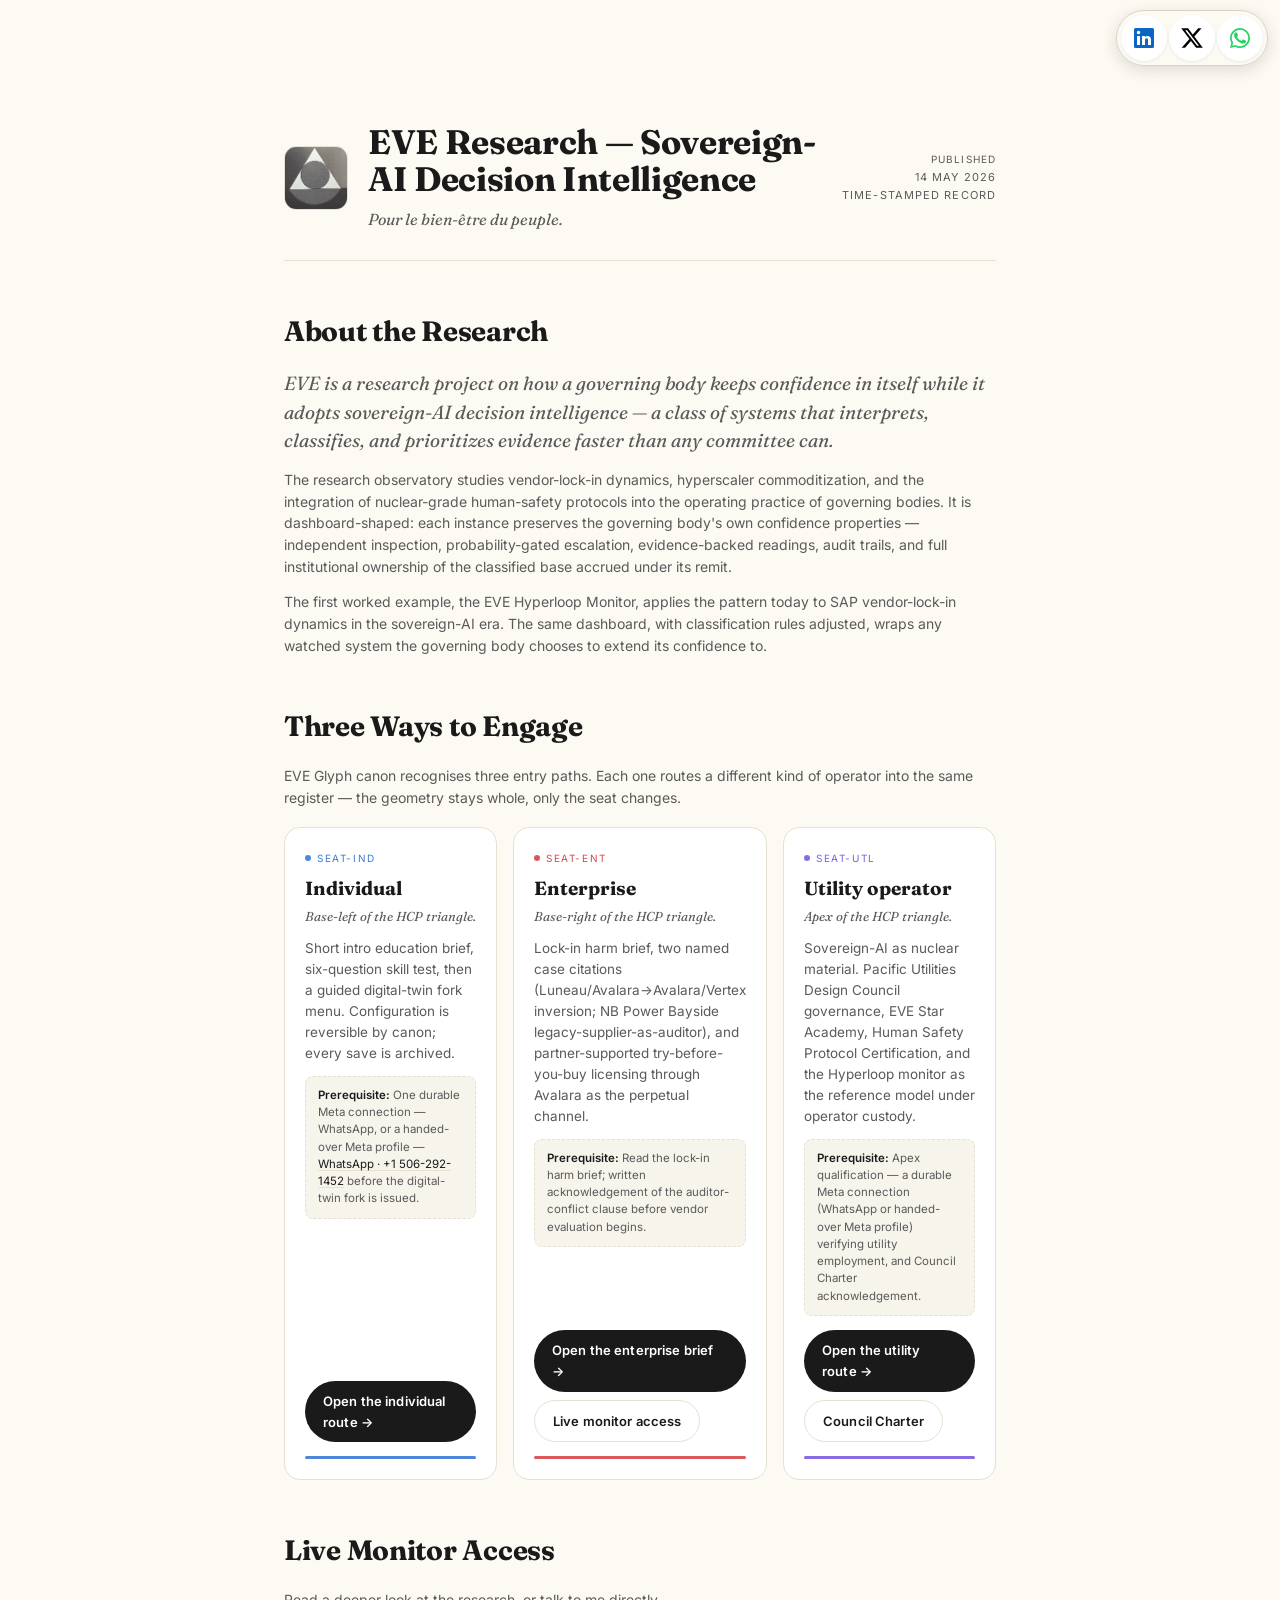
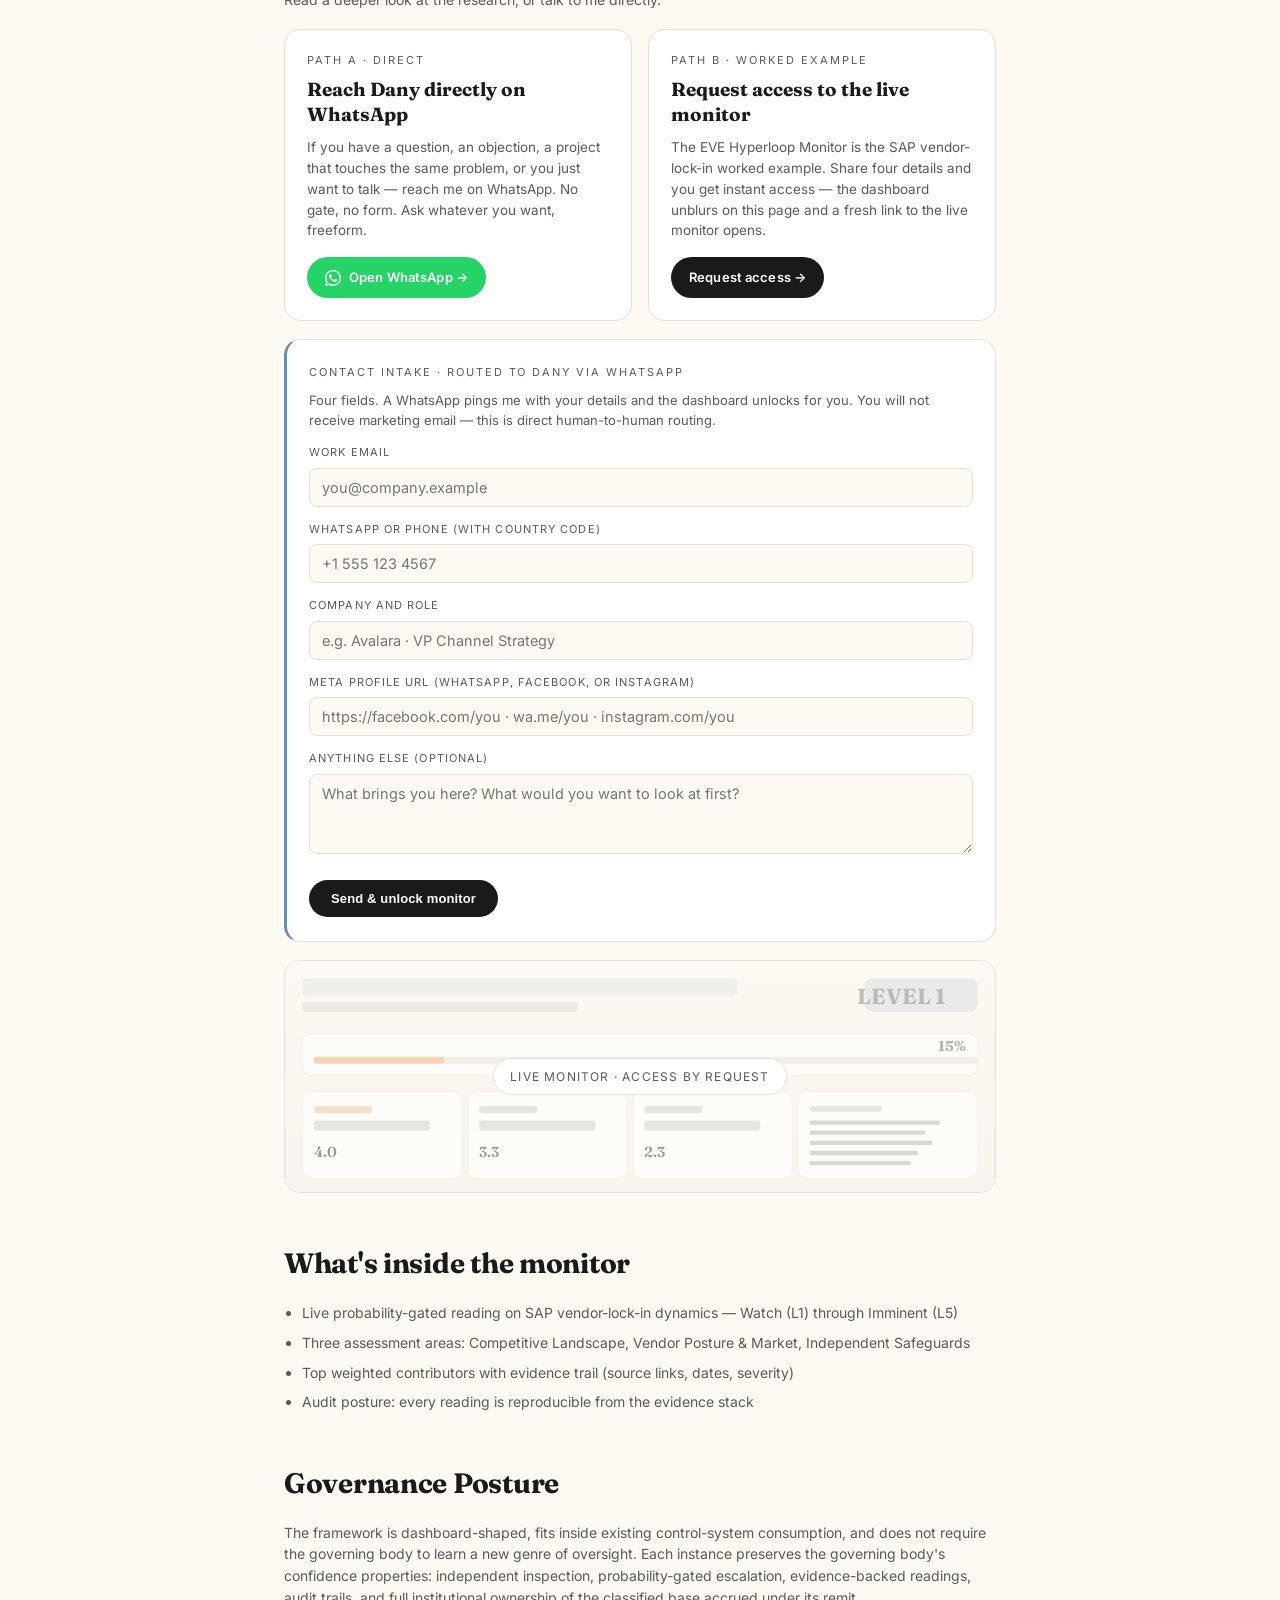
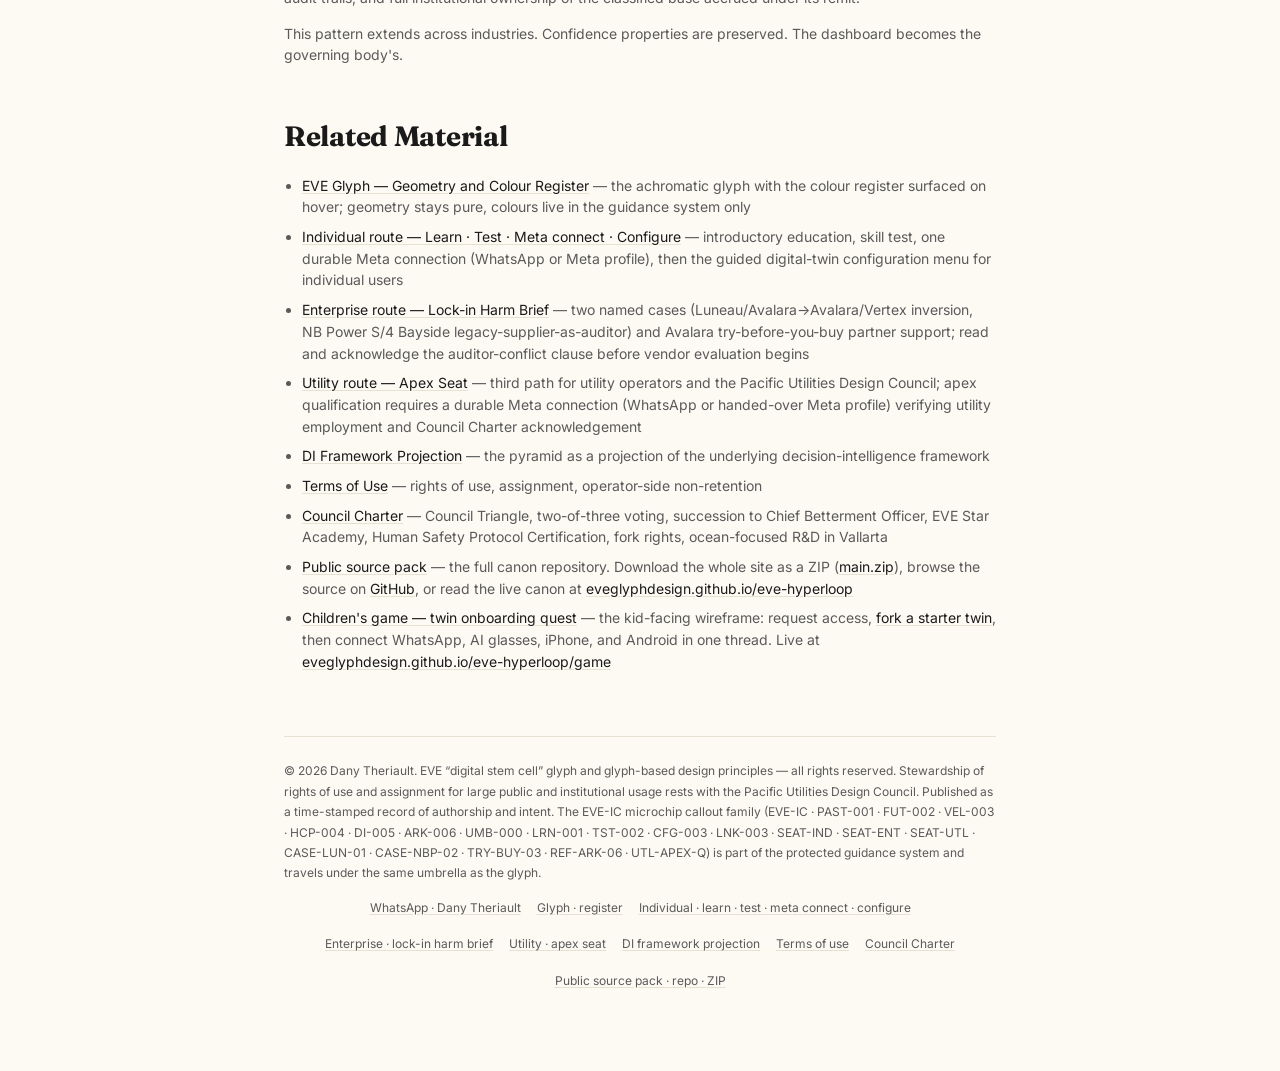
<file: monitor.html>
<!doctype html>
<html lang="en">
  <head>
    <meta charset="UTF-8" />
    <meta name="viewport" content="width=device-width, initial-scale=1.0" />
    <link rel="preconnect" href="https://fonts.googleapis.com" />
    <link rel="preconnect" href="https://fonts.gstatic.com" crossorigin />
    <link href="https://fonts.googleapis.com/css2?family=Inter:wght@400;500;600;700;800&family=JetBrains+Mono:wght@400;500;600&family=Oswald:wght@500;600;700&family=Bebas+Neue&display=swap" rel="stylesheet" />
    <title>EVE Hyperloop Monitor — Worked Example</title>
    <meta name="description" content="Worked example dashboard from the EVE research project. Pattern applied to SAP vendor-lock-in dynamics in the sovereign-AI era." />
    <script>
      // Gate: verify token before allowing dashboard to render.
      // If missing or invalid → redirect to landing page request flow.
      (function(){
        var WORKER = 'https://eve-gate.eveglyphdesign.workers.dev';
        var TOKEN_KEY = 'eve_gate_token_v1';

        function redirectToGate(){
          location.replace('./index.html#request');
        }

        var t = localStorage.getItem(TOKEN_KEY);
        if (!t) { redirectToGate(); return; }

        // Async verify; show a minimal "verifying" overlay until result
        document.documentElement.style.opacity = '0';
        fetch(WORKER + '/verify', {
          method: 'POST',
          headers: { 'Content-Type': 'application/json' },
          body: JSON.stringify({ token: t })
        }).then(function(r){ return r.json(); }).then(function(d){
          if (d && d.valid) {
            document.documentElement.style.opacity = '1';
          } else {
            localStorage.removeItem(TOKEN_KEY);
            redirectToGate();
          }
        }).catch(function(){
          // Network error — let through but clear token so next load re-checks
          document.documentElement.style.opacity = '1';
        });
      })();
    </script>
    <script type="module" crossorigin src="./assets/index-D5fH_AM_.js"></script>
    <link rel="stylesheet" crossorigin href="./assets/index-DWwtbnVx.css">
  </head>
  <body>
<!-- EGD-CHECKIN-START v4 · fixed thumb-reachable check-in corner · Dany Theriault -->
<style>
  /* Reserve top-right corner on the page so existing chrome doesn't collide */
  body{padding-top:68px !important}
  /* Extra specificity via #egd-checkin to defeat any host-page nav rules */
  #egd-checkin{position:fixed !important;top:10px !important;right:12px !important;left:auto !important;bottom:auto !important;width:auto !important;max-width:none !important;margin:0 !important;z-index:9999 !important;display:flex !important;flex-direction:row !important;flex:0 0 auto !important;align-items:center !important;justify-content:flex-start !important;gap:2px !important;padding:4px !important;background:rgba(253,250,244,.96) !important;backdrop-filter:blur(10px);-webkit-backdrop-filter:blur(10px);border:1px solid #d9d2c1 !important;border-radius:999px !important;box-shadow:0 4px 16px rgba(26,26,26,.14) !important;font-family:Inter,system-ui,sans-serif !important}
  #egd-checkin a{display:flex !important;flex:0 0 auto !important;align-items:center !important;justify-content:center !important;width:46px !important;height:46px !important;padding:0 !important;margin:0 !important;border-radius:50% !important;background:#fff !important;border:1px solid transparent !important;text-decoration:none !important;color:inherit !important;box-shadow:0 1px 3px rgba(26,26,26,.08) !important;transition:border-color .15s ease,transform .15s ease,box-shadow .15s ease}
  #egd-checkin a:hover,#egd-checkin a:focus-visible{border-color:#e87722 !important;transform:translateY(-1px);box-shadow:0 3px 8px rgba(232,119,34,.25) !important}
  #egd-checkin a svg{width:24px !important;height:24px !important;display:block !important}
  #egd-checkin a[data-net="linkedin"] svg{fill:#0a66c2 !important}
  #egd-checkin a[data-net="x"] svg{fill:#000 !important}
  #egd-checkin a[data-net="whatsapp"] svg{fill:#25d366 !important}
  #egd-checkin .egd-sr{position:absolute !important;width:1px;height:1px;overflow:hidden;clip:rect(0 0 0 0);white-space:nowrap}
  @media (max-width:480px){body{padding-top:62px !important}#egd-checkin{top:8px !important;right:8px !important;padding:3px !important;gap:2px !important}#egd-checkin a{width:44px !important;height:44px !important}#egd-checkin a svg{width:22px !important;height:22px !important}}
</style>
<div id="egd-checkin" role="navigation" aria-label="Check in with Dany">
  <a href="https://www.linkedin.com/in/danytheriault" target="_blank" rel="noopener" data-net="linkedin" title="Connect on LinkedIn"><span class="egd-sr">Connect on LinkedIn</span><svg viewBox="0 0 24 24" aria-hidden="true"><path d="M20.5 2h-17A1.5 1.5 0 002 3.5v17A1.5 1.5 0 003.5 22h17a1.5 1.5 0 001.5-1.5v-17A1.5 1.5 0 0020.5 2zM8 19H5v-9h3zM6.5 8.25A1.75 1.75 0 118.3 6.5a1.78 1.78 0 01-1.8 1.75zM19 19h-3v-4.74c0-1.42-.6-1.93-1.38-1.93A1.74 1.74 0 0013 14.19a.66.66 0 000 .14V19h-3v-9h2.9v1.3a3.11 3.11 0 012.7-1.4c1.55 0 3.36.86 3.36 3.66z"/></svg></a>
  <a href="https://x.com/DDTheriault75" target="_blank" rel="noopener" data-net="x" title="Follow on X"><span class="egd-sr">Follow on X</span><svg viewBox="0 0 24 24" aria-hidden="true"><path d="M18.244 2.25h3.308l-7.227 8.26 8.502 11.24H16.17l-5.214-6.817L4.99 21.75H1.68l7.73-8.835L1.254 2.25H8.08l4.713 6.231zm-1.161 17.52h1.833L7.084 4.126H5.117z"/></svg></a>
  <a href="https://wa.me/15062921452" target="_blank" rel="noopener" data-net="whatsapp" title="Message on WhatsApp"><span class="egd-sr">Message on WhatsApp</span><svg viewBox="0 0 24 24" aria-hidden="true"><path d="M17.472 14.382c-.297-.149-1.758-.867-2.03-.967-.273-.099-.471-.148-.67.15-.197.297-.767.966-.94 1.164-.173.199-.347.223-.644.075-.297-.15-1.255-.463-2.39-1.475-.883-.788-1.48-1.761-1.653-2.059-.173-.297-.018-.458.13-.606.134-.133.298-.347.446-.52.149-.174.198-.298.298-.497.099-.198.05-.371-.025-.52-.075-.149-.669-1.612-.916-2.207-.242-.579-.487-.5-.669-.51-.173-.008-.371-.01-.57-.01-.198 0-.52.074-.792.372-.272.297-1.04 1.016-1.04 2.479 0 1.462 1.065 2.875 1.213 3.074.149.198 2.096 3.2 5.077 4.487.71.306 1.263.489 1.694.625.712.227 1.36.195 1.871.118.571-.085 1.758-.719 2.006-1.413.248-.694.248-1.289.173-1.413-.074-.124-.272-.198-.57-.347zM12.027 2c-5.51 0-9.987 4.478-9.987 9.988 0 1.76.46 3.482 1.334 5.001L2 22l5.121-1.343A9.94 9.94 0 0012.017 22h.005c5.51 0 9.987-4.478 9.987-9.988A9.928 9.928 0 0019.089 4.9 9.928 9.928 0 0012.032 2zm0 18.32h-.003a8.31 8.31 0 01-4.23-1.159l-.303-.18-3.14.823.838-3.06-.198-.313A8.245 8.245 0 013.78 12c0-4.54 3.696-8.236 8.24-8.236a8.19 8.19 0 015.826 2.412 8.19 8.19 0 012.412 5.83c0 4.54-3.697 8.235-8.24 8.235z"/></svg></a>
</div>
<!-- EGD-CHECKIN-END v4 -->


    <div id="root"></div>
    <footer style="max-width:1100px; margin:40px auto 32px; padding:24px; border-top:1px solid rgba(255,255,255,0.08); font-family:'JetBrains Mono', ui-monospace, monospace; font-size:11.5px; line-height:1.6; color:#6c7587">
      <div style="color:#9aa3b2">© 2026 Dany Theriault. EVE “digital stem cell” glyph and glyph-based design principles — all rights reserved. Stewardship of rights of use and assignment for large public and institutional usage rests with the Pacific Utilities Design Council. Published as a time-stamped record of authorship and intent.</div>
      <div style="margin-top:10px"><em style="font-family:Georgia,serif">Pour le bien-être du peuple.</em> &middot; <a href="./" style="color:#e8a468; text-decoration:none">Landing</a> &middot; <a href="./projection.html" style="color:#e8a468; text-decoration:none">Projection</a> &middot; <a href="./terms.html" style="color:#e8a468; text-decoration:none">Terms</a> &middot; <a href="./council.html" style="color:#e8a468; text-decoration:none">Council Charter</a></div>
    </footer>
  </body>
</html>
</file>
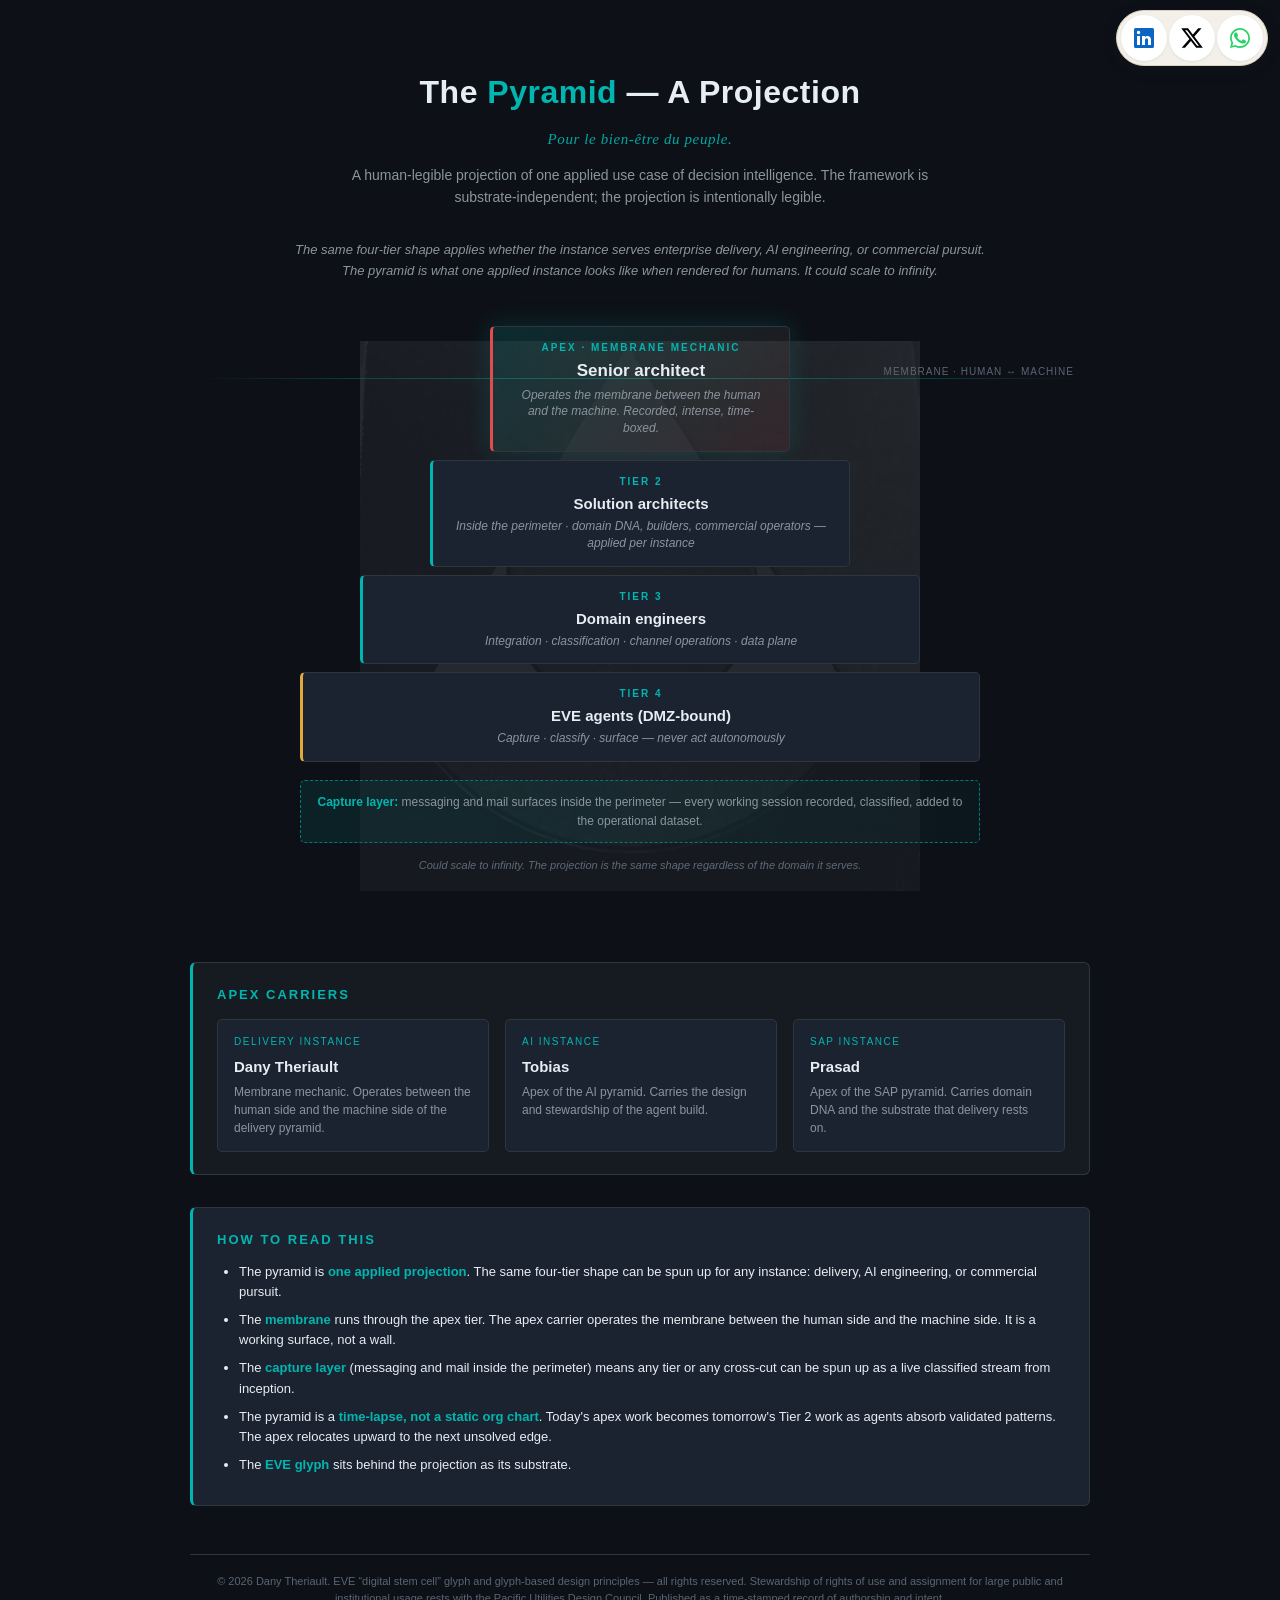
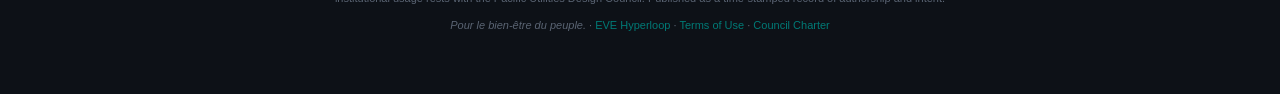
<file: projection.html>
<!DOCTYPE html>
<html lang="en">
<head>
<meta charset="UTF-8">
<meta name="viewport" content="width=device-width, initial-scale=1.0">
<title>The Pyramid — A Projection · EVE</title>
<meta name="description" content="A human-legible projection of one applied use case of decision intelligence. Pour le bien-être du peuple.">
<style>
  :root {
    --bg: #0d1117;
    --panel: #161b22;
    --panel-2: #1c2330;
    --teal: #00b6b0;
    --teal-dim: #007a76;
    --teal-faint: rgba(0,182,176,0.18);
    --red: #e34c4c;
    --amber: #e0a93b;
    --text: #e6edf3;
    --text-dim: #8b949e;
    --text-faint: #5a6473;
    --border: #30363d;
  }
  * { box-sizing: border-box; }
  html, body { margin: 0; padding: 0; }
  body {
    padding: 40px 40px 60px;
    background: var(--bg);
    color: var(--text);
    font-family: "Trebuchet MS", "Calibri", "Segoe UI", sans-serif;
    line-height: 1.55;
    max-width: 1100px;
    margin: 0 auto;
  }
  header.top {
    text-align: center;
    margin-bottom: 32px;
  }
  h1 {
    margin: 0;
    font-size: 32px;
    letter-spacing: 0.5px;
    font-weight: 600;
  }
  h1 .accent { color: var(--teal); }
  .tagline {
    font-family: "Georgia", "Times New Roman", serif;
    font-style: italic;
    font-size: 15px;
    color: var(--teal);
    letter-spacing: 0.6px;
    margin: 10px 0 0 0;
    opacity: 0.9;
  }
  .subtitle {
    color: var(--text-dim);
    font-size: 14px;
    margin: 14px auto 0;
    max-width: 640px;
  }

  .framework-caption {
    text-align: center;
    margin: 28px auto 14px;
    max-width: 720px;
    color: var(--text-dim);
    font-size: 13px;
    font-style: italic;
    line-height: 1.6;
  }
  .framework-caption strong { color: var(--text); font-style: normal; }

  /* ============ THE PYRAMID STAGE ============ */
  .stage {
    position: relative;
    margin: 24px auto 0;
    max-width: 900px;
    min-height: 620px;
    padding: 20px 0 40px;
    overflow: visible;
  }

  /* EVE glyph background substrate */
  .glyph {
    position: absolute;
    top: 50%;
    left: 50%;
    transform: translate(-50%, -50%);
    width: min(560px, 78%);
    aspect-ratio: 1 / 1;
    pointer-events: none;
    z-index: 0;
    opacity: 0.10;
    filter: grayscale(40%) brightness(1.4) contrast(0.9);
    mix-blend-mode: screen;
    background-image: url("[data-uri]");
    background-size: contain;
    background-repeat: no-repeat;
    background-position: center;
  }

  .pyramid {
    position: relative;
    z-index: 1;
    display: flex;
    flex-direction: column;
    align-items: center;
    gap: 8px;
    margin: 0 auto;
    width: 100%;
    max-width: 720px;
  }
  .tier {
    background: var(--panel-2);
    border: 1px solid var(--border);
    border-left: 3px solid var(--teal);
    border-radius: 5px;
    padding: 14px 18px;
    text-align: center;
    line-height: 1.4;
  }
  .tier .tier-label {
    color: var(--teal);
    font-size: 10px;
    text-transform: uppercase;
    letter-spacing: 2px;
    font-weight: bold;
    display: block;
    margin-bottom: 4px;
  }
  .tier .tier-role {
    color: var(--text);
    font-weight: bold;
    font-size: 15px;
    display: block;
  }
  .tier .tier-detail {
    color: var(--text-dim);
    font-size: 12px;
    margin-top: 4px;
    font-style: italic;
  }
  .tier.apex {
    width: 300px;
    border-left-color: var(--red);
    background: linear-gradient(135deg, rgba(0,182,176,0.16), rgba(227,76,76,0.10));
    box-shadow: 0 0 24px rgba(0,182,176,0.18);
  }
  .tier.apex .tier-role { font-size: 17px; }
  .tier.t2 { width: 420px; }
  .tier.t3 { width: 560px; }
  .tier.t4 { width: 680px; border-left-color: var(--amber); }

  .membrane {
    position: absolute;
    left: 50%;
    transform: translateX(-50%);
    top: 72px;
    width: 100%;
    max-width: 880px;
    height: 1px;
    background: linear-gradient(90deg,
      transparent 0%,
      var(--teal-dim) 18%,
      var(--teal) 50%,
      var(--teal-dim) 82%,
      transparent 100%);
    opacity: 0.45;
    z-index: 0;
  }
  .membrane-label {
    position: absolute;
    right: 16px;
    top: 58px;
    font-size: 10px;
    color: var(--text-faint);
    letter-spacing: 1px;
    text-transform: uppercase;
    z-index: 0;
  }

  .capture {
    margin: 18px auto 0;
    max-width: 680px;
    background: linear-gradient(90deg, rgba(0,182,176,0.10), rgba(0,182,176,0.04));
    border: 1px dashed var(--teal-dim);
    border-radius: 5px;
    padding: 12px 16px;
    text-align: center;
    font-size: 12px;
    color: var(--text-dim);
    position: relative;
    z-index: 1;
  }
  .capture strong { color: var(--teal); }

  .scale-caption {
    text-align: center;
    margin: 14px auto 0;
    max-width: 680px;
    font-size: 11px;
    color: var(--text-faint);
    font-style: italic;
    line-height: 1.5;
  }

  /* Apex carriers panel — the only place names appear */
  .carriers {
    margin: 36px auto 0;
    max-width: 900px;
    padding: 22px 24px;
    background: var(--panel);
    border: 1px solid var(--border);
    border-left: 3px solid var(--teal);
    border-radius: 6px;
  }
  .carriers h2 {
    margin: 0 0 14px;
    font-size: 13px;
    color: var(--teal);
    text-transform: uppercase;
    letter-spacing: 2px;
    font-weight: bold;
  }
  .carriers-grid {
    display: grid;
    grid-template-columns: repeat(3, 1fr);
    gap: 16px;
  }
  .carrier {
    padding: 14px 16px;
    background: var(--panel-2);
    border: 1px solid var(--border);
    border-radius: 5px;
  }
  .carrier .name {
    font-size: 15px;
    font-weight: bold;
    color: var(--text);
    margin-bottom: 4px;
  }
  .carrier .pyramid-label {
    font-size: 10px;
    text-transform: uppercase;
    letter-spacing: 1.5px;
    color: var(--teal);
    margin-bottom: 6px;
  }
  .carrier .role-line {
    font-size: 12px;
    color: var(--text-dim);
    line-height: 1.5;
  }

  /* How to read */
  .read {
    margin: 32px auto 0;
    max-width: 900px;
    padding: 22px 24px;
    background: var(--panel-2);
    border: 1px solid var(--border);
    border-left: 3px solid var(--teal);
    border-radius: 6px;
    font-size: 13px;
  }
  .read h2 {
    margin: 0 0 12px;
    font-size: 13px;
    color: var(--teal);
    text-transform: uppercase;
    letter-spacing: 2px;
    font-weight: bold;
  }
  .read ul { margin: 0; padding-left: 22px; }
  .read li { margin-bottom: 8px; }
  .read strong { color: var(--teal); }

  footer {
    margin: 48px auto 0;
    padding-top: 18px;
    border-top: 1px solid var(--border);
    color: var(--text-faint);
    font-size: 11px;
    text-align: center;
    max-width: 900px;
  }
  footer a { color: var(--teal-dim); text-decoration: none; }
  footer a:hover { color: var(--teal); }

  /* Mobile */
  @media (max-width: 760px) {
    body { padding: 24px 16px 60px; }
    h1 { font-size: 24px; }
    .tagline { font-size: 13px; }
    .stage { min-height: auto; }
    .tier { padding: 11px 12px; }
    .tier .tier-role { font-size: 13px; }
    .tier .tier-detail { font-size: 11px; }
    .tier.apex { width: 65%; }
    .tier.t2   { width: 78%; }
    .tier.t3   { width: 92%; }
    .tier.t4   { width: 100%; }
    .glyph {
      top: 16%;
      width: 78%;
      opacity: 0.18;
      filter: grayscale(60%) brightness(1.8) contrast(1.1);
    }
    .membrane { display: none; }
    .membrane-label { display: none; }
    .carriers-grid { grid-template-columns: 1fr; }
  }
</style>
</head>
<body>
<!-- EGD-CHECKIN-START v4 · fixed thumb-reachable check-in corner · Dany Theriault -->
<style>
  /* Reserve top-right corner on the page so existing chrome doesn't collide */
  body{padding-top:68px !important}
  /* Extra specificity via #egd-checkin to defeat any host-page nav rules */
  #egd-checkin{position:fixed !important;top:10px !important;right:12px !important;left:auto !important;bottom:auto !important;width:auto !important;max-width:none !important;margin:0 !important;z-index:9999 !important;display:flex !important;flex-direction:row !important;flex:0 0 auto !important;align-items:center !important;justify-content:flex-start !important;gap:2px !important;padding:4px !important;background:rgba(253,250,244,.96) !important;backdrop-filter:blur(10px);-webkit-backdrop-filter:blur(10px);border:1px solid #d9d2c1 !important;border-radius:999px !important;box-shadow:0 4px 16px rgba(26,26,26,.14) !important;font-family:Inter,system-ui,sans-serif !important}
  #egd-checkin a{display:flex !important;flex:0 0 auto !important;align-items:center !important;justify-content:center !important;width:46px !important;height:46px !important;padding:0 !important;margin:0 !important;border-radius:50% !important;background:#fff !important;border:1px solid transparent !important;text-decoration:none !important;color:inherit !important;box-shadow:0 1px 3px rgba(26,26,26,.08) !important;transition:border-color .15s ease,transform .15s ease,box-shadow .15s ease}
  #egd-checkin a:hover,#egd-checkin a:focus-visible{border-color:#e87722 !important;transform:translateY(-1px);box-shadow:0 3px 8px rgba(232,119,34,.25) !important}
  #egd-checkin a svg{width:24px !important;height:24px !important;display:block !important}
  #egd-checkin a[data-net="linkedin"] svg{fill:#0a66c2 !important}
  #egd-checkin a[data-net="x"] svg{fill:#000 !important}
  #egd-checkin a[data-net="whatsapp"] svg{fill:#25d366 !important}
  #egd-checkin .egd-sr{position:absolute !important;width:1px;height:1px;overflow:hidden;clip:rect(0 0 0 0);white-space:nowrap}
  @media (max-width:480px){body{padding-top:62px !important}#egd-checkin{top:8px !important;right:8px !important;padding:3px !important;gap:2px !important}#egd-checkin a{width:44px !important;height:44px !important}#egd-checkin a svg{width:22px !important;height:22px !important}}
</style>
<div id="egd-checkin" role="navigation" aria-label="Check in with Dany">
  <a href="https://www.linkedin.com/in/danytheriault" target="_blank" rel="noopener" data-net="linkedin" title="Connect on LinkedIn"><span class="egd-sr">Connect on LinkedIn</span><svg viewBox="0 0 24 24" aria-hidden="true"><path d="M20.5 2h-17A1.5 1.5 0 002 3.5v17A1.5 1.5 0 003.5 22h17a1.5 1.5 0 001.5-1.5v-17A1.5 1.5 0 0020.5 2zM8 19H5v-9h3zM6.5 8.25A1.75 1.75 0 118.3 6.5a1.78 1.78 0 01-1.8 1.75zM19 19h-3v-4.74c0-1.42-.6-1.93-1.38-1.93A1.74 1.74 0 0013 14.19a.66.66 0 000 .14V19h-3v-9h2.9v1.3a3.11 3.11 0 012.7-1.4c1.55 0 3.36.86 3.36 3.66z"/></svg></a>
  <a href="https://x.com/DDTheriault75" target="_blank" rel="noopener" data-net="x" title="Follow on X"><span class="egd-sr">Follow on X</span><svg viewBox="0 0 24 24" aria-hidden="true"><path d="M18.244 2.25h3.308l-7.227 8.26 8.502 11.24H16.17l-5.214-6.817L4.99 21.75H1.68l7.73-8.835L1.254 2.25H8.08l4.713 6.231zm-1.161 17.52h1.833L7.084 4.126H5.117z"/></svg></a>
  <a href="https://wa.me/15062921452" target="_blank" rel="noopener" data-net="whatsapp" title="Message on WhatsApp"><span class="egd-sr">Message on WhatsApp</span><svg viewBox="0 0 24 24" aria-hidden="true"><path d="M17.472 14.382c-.297-.149-1.758-.867-2.03-.967-.273-.099-.471-.148-.67.15-.197.297-.767.966-.94 1.164-.173.199-.347.223-.644.075-.297-.15-1.255-.463-2.39-1.475-.883-.788-1.48-1.761-1.653-2.059-.173-.297-.018-.458.13-.606.134-.133.298-.347.446-.52.149-.174.198-.298.298-.497.099-.198.05-.371-.025-.52-.075-.149-.669-1.612-.916-2.207-.242-.579-.487-.5-.669-.51-.173-.008-.371-.01-.57-.01-.198 0-.52.074-.792.372-.272.297-1.04 1.016-1.04 2.479 0 1.462 1.065 2.875 1.213 3.074.149.198 2.096 3.2 5.077 4.487.71.306 1.263.489 1.694.625.712.227 1.36.195 1.871.118.571-.085 1.758-.719 2.006-1.413.248-.694.248-1.289.173-1.413-.074-.124-.272-.198-.57-.347zM12.027 2c-5.51 0-9.987 4.478-9.987 9.988 0 1.76.46 3.482 1.334 5.001L2 22l5.121-1.343A9.94 9.94 0 0012.017 22h.005c5.51 0 9.987-4.478 9.987-9.988A9.928 9.928 0 0019.089 4.9 9.928 9.928 0 0012.032 2zm0 18.32h-.003a8.31 8.31 0 01-4.23-1.159l-.303-.18-3.14.823.838-3.06-.198-.313A8.245 8.245 0 013.78 12c0-4.54 3.696-8.236 8.24-8.236a8.19 8.19 0 015.826 2.412 8.19 8.19 0 012.412 5.83c0 4.54-3.697 8.235-8.24 8.235z"/></svg></a>
</div>
<!-- EGD-CHECKIN-END v4 -->



<header class="top">
  <h1>The <span class="accent">Pyramid</span> — A Projection</h1>
  <div class="tagline">Pour le bien-être du peuple.</div>
  <div class="subtitle">A human-legible projection of one applied use case of decision intelligence. The framework is substrate-independent; the projection is intentionally legible.</div>
</header>

<div class="framework-caption">
  The same four-tier shape applies whether the instance serves enterprise delivery, AI engineering, or commercial pursuit.<br>
  The pyramid is what one applied instance looks like when rendered for humans. It could scale to infinity.
</div>

<div class="stage">

  <div class="glyph" aria-hidden="true"></div>
  <div class="membrane"></div>
  <div class="membrane-label">membrane · human ↔ machine</div>

  <div class="pyramid">

    <div class="tier apex">
      <span class="tier-label">Apex · membrane mechanic</span>
      <span class="tier-role">Senior architect</span>
      <div class="tier-detail">Operates the membrane between the human and the machine. Recorded, intense, time-boxed.</div>
    </div>

    <div class="tier t2">
      <span class="tier-label">Tier 2</span>
      <span class="tier-role">Solution architects</span>
      <div class="tier-detail">Inside the perimeter · domain DNA, builders, commercial operators — applied per instance</div>
    </div>

    <div class="tier t3">
      <span class="tier-label">Tier 3</span>
      <span class="tier-role">Domain engineers</span>
      <div class="tier-detail">Integration · classification · channel operations · data plane</div>
    </div>

    <div class="tier t4">
      <span class="tier-label">Tier 4</span>
      <span class="tier-role">EVE agents (DMZ-bound)</span>
      <div class="tier-detail">Capture · classify · surface — never act autonomously</div>
    </div>

  </div>

  <div class="capture">
    <strong>Capture layer:</strong> messaging and mail surfaces inside the perimeter — every working session recorded, classified, added to the operational dataset.
  </div>

  <div class="scale-caption">
    Could scale to infinity. The projection is the same shape regardless of the domain it serves.
  </div>

</div>

<section class="carriers">
  <h2>Apex carriers</h2>
  <div class="carriers-grid">
    <div class="carrier">
      <div class="pyramid-label">Delivery instance</div>
      <div class="name">Dany Theriault</div>
      <div class="role-line">Membrane mechanic. Operates between the human side and the machine side of the delivery pyramid.</div>
    </div>
    <div class="carrier">
      <div class="pyramid-label">AI instance</div>
      <div class="name">Tobias</div>
      <div class="role-line">Apex of the AI pyramid. Carries the design and stewardship of the agent build.</div>
    </div>
    <div class="carrier">
      <div class="pyramid-label">SAP instance</div>
      <div class="name">Prasad</div>
      <div class="role-line">Apex of the SAP pyramid. Carries domain DNA and the substrate that delivery rests on.</div>
    </div>
  </div>
</section>

<section class="read">
  <h2>How to read this</h2>
  <ul>
    <li>The pyramid is <strong>one applied projection</strong>. The same four-tier shape can be spun up for any instance: delivery, AI engineering, or commercial pursuit.</li>
    <li>The <strong>membrane</strong> runs through the apex tier. The apex carrier operates the membrane between the human side and the machine side. It is a working surface, not a wall.</li>
    <li>The <strong>capture layer</strong> (messaging and mail inside the perimeter) means any tier or any cross-cut can be spun up as a live classified stream from inception.</li>
    <li>The pyramid is a <strong>time-lapse, not a static org chart</strong>. Today's apex work becomes tomorrow's Tier 2 work as agents absorb validated patterns. The apex relocates upward to the next unsolved edge.</li>
    <li>The <strong>EVE glyph</strong> sits behind the projection as its substrate.</li>
  </ul>
</section>

<footer>
  <div>© 2026 Dany Theriault. EVE “digital stem cell” glyph and glyph-based design principles — all rights reserved. Stewardship of rights of use and assignment for large public and institutional usage rests with the Pacific Utilities Design Council. Published as a time-stamped record of authorship and intent.</div>
  <div style="margin-top:10px"><em>Pour le bien-être du peuple.</em> &middot; <a href="./">EVE Hyperloop</a> &middot; <a href="./terms.html">Terms of Use</a> &middot; <a href="./council.html">Council Charter</a></div>
</footer>

</body>
</html>
</file>
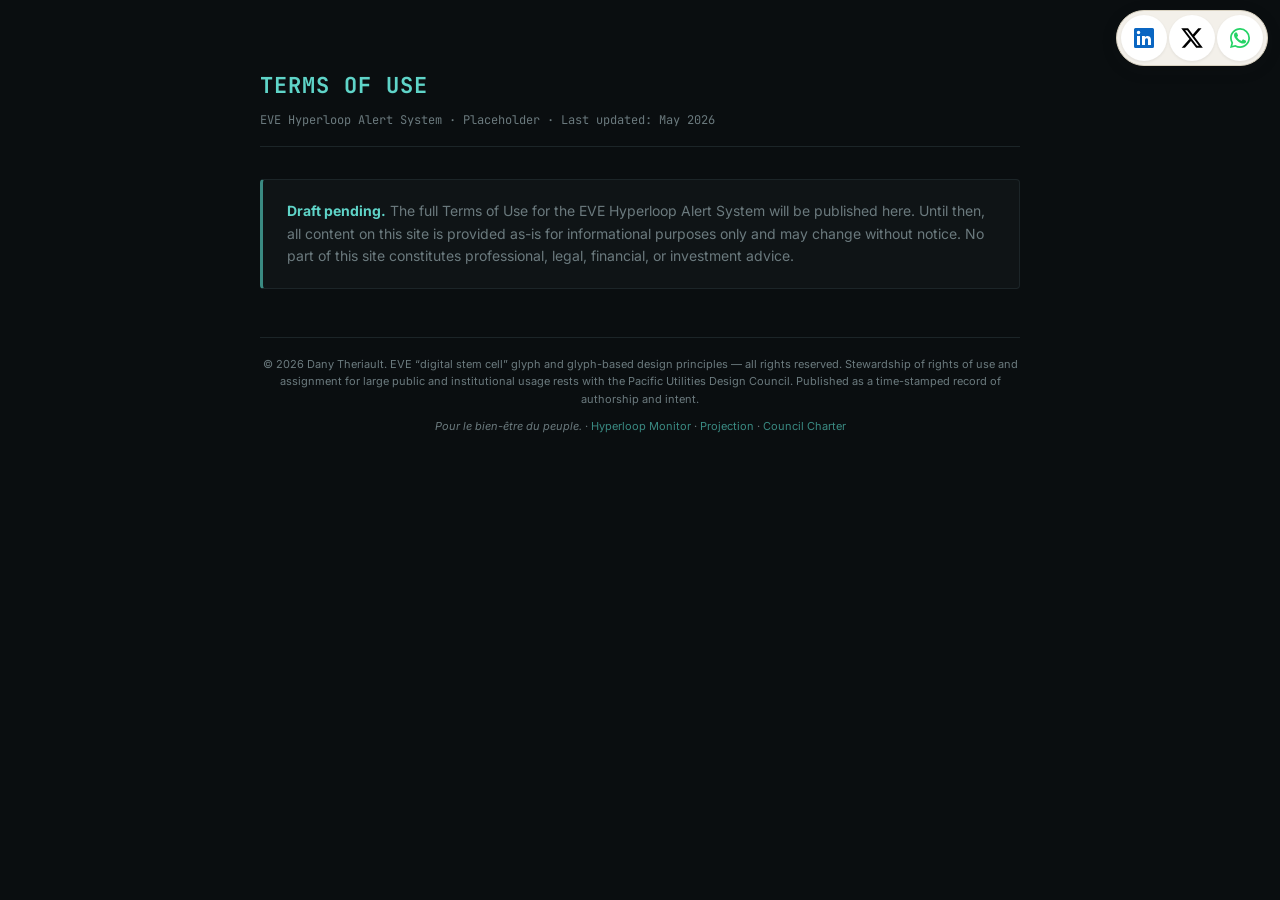
<file: terms.html>
<!doctype html>
<html lang="en">
<head>
  <meta charset="UTF-8" />
  <meta name="viewport" content="width=device-width, initial-scale=1.0" />
  <title>Terms of Use — EVE Hyperloop</title>
  <meta name="description" content="Terms of Use for the EVE Hyperloop Alert System." />
  <link rel="preconnect" href="https://fonts.googleapis.com" />
  <link rel="preconnect" href="https://fonts.gstatic.com" crossorigin />
  <link href="https://fonts.googleapis.com/css2?family=Inter:wght@400;500;600;700&family=JetBrains+Mono:wght@400;500;600&display=swap" rel="stylesheet" />
  <style>
    :root {
      --bg: #0a0e10;
      --panel: #0f1416;
      --border: #1c2528;
      --text: #d8e2e4;
      --text-faint: #6b7a7e;
      --teal: #5fd4c8;
      --teal-dim: #3a8a82;
    }
    * { box-sizing: border-box; }
    body {
      margin: 0;
      padding: 48px 24px 80px;
      background: var(--bg);
      color: var(--text);
      font-family: 'Inter', system-ui, sans-serif;
      font-size: 14px;
      line-height: 1.6;
    }
    .wrap { max-width: 760px; margin: 0 auto; }
    h1 {
      font-family: 'JetBrains Mono', monospace;
      font-size: 22px;
      letter-spacing: 1px;
      color: var(--teal);
      margin: 0 0 8px;
      text-transform: uppercase;
    }
    .meta {
      color: var(--text-faint);
      font-size: 12px;
      font-family: 'JetBrains Mono', monospace;
      margin-bottom: 32px;
      padding-bottom: 16px;
      border-bottom: 1px solid var(--border);
    }
    .placeholder {
      background: var(--panel);
      border: 1px solid var(--border);
      border-left: 3px solid var(--teal-dim);
      padding: 20px 24px;
      border-radius: 4px;
      color: var(--text-faint);
    }
    .placeholder strong { color: var(--teal); }
    footer {
      margin-top: 48px;
      padding-top: 18px;
      border-top: 1px solid var(--border);
      color: var(--text-faint);
      font-size: 11px;
      text-align: center;
    }
    footer a { color: var(--teal-dim); text-decoration: none; }
    footer a:hover { color: var(--teal); }
  </style>
</head>
<body>
<!-- EGD-CHECKIN-START v4 · fixed thumb-reachable check-in corner · Dany Theriault -->
<style>
  /* Reserve top-right corner on the page so existing chrome doesn't collide */
  body{padding-top:68px !important}
  /* Extra specificity via #egd-checkin to defeat any host-page nav rules */
  #egd-checkin{position:fixed !important;top:10px !important;right:12px !important;left:auto !important;bottom:auto !important;width:auto !important;max-width:none !important;margin:0 !important;z-index:9999 !important;display:flex !important;flex-direction:row !important;flex:0 0 auto !important;align-items:center !important;justify-content:flex-start !important;gap:2px !important;padding:4px !important;background:rgba(253,250,244,.96) !important;backdrop-filter:blur(10px);-webkit-backdrop-filter:blur(10px);border:1px solid #d9d2c1 !important;border-radius:999px !important;box-shadow:0 4px 16px rgba(26,26,26,.14) !important;font-family:Inter,system-ui,sans-serif !important}
  #egd-checkin a{display:flex !important;flex:0 0 auto !important;align-items:center !important;justify-content:center !important;width:46px !important;height:46px !important;padding:0 !important;margin:0 !important;border-radius:50% !important;background:#fff !important;border:1px solid transparent !important;text-decoration:none !important;color:inherit !important;box-shadow:0 1px 3px rgba(26,26,26,.08) !important;transition:border-color .15s ease,transform .15s ease,box-shadow .15s ease}
  #egd-checkin a:hover,#egd-checkin a:focus-visible{border-color:#e87722 !important;transform:translateY(-1px);box-shadow:0 3px 8px rgba(232,119,34,.25) !important}
  #egd-checkin a svg{width:24px !important;height:24px !important;display:block !important}
  #egd-checkin a[data-net="linkedin"] svg{fill:#0a66c2 !important}
  #egd-checkin a[data-net="x"] svg{fill:#000 !important}
  #egd-checkin a[data-net="whatsapp"] svg{fill:#25d366 !important}
  #egd-checkin .egd-sr{position:absolute !important;width:1px;height:1px;overflow:hidden;clip:rect(0 0 0 0);white-space:nowrap}
  @media (max-width:480px){body{padding-top:62px !important}#egd-checkin{top:8px !important;right:8px !important;padding:3px !important;gap:2px !important}#egd-checkin a{width:44px !important;height:44px !important}#egd-checkin a svg{width:22px !important;height:22px !important}}
</style>
<div id="egd-checkin" role="navigation" aria-label="Check in with Dany">
  <a href="https://www.linkedin.com/in/danytheriault" target="_blank" rel="noopener" data-net="linkedin" title="Connect on LinkedIn"><span class="egd-sr">Connect on LinkedIn</span><svg viewBox="0 0 24 24" aria-hidden="true"><path d="M20.5 2h-17A1.5 1.5 0 002 3.5v17A1.5 1.5 0 003.5 22h17a1.5 1.5 0 001.5-1.5v-17A1.5 1.5 0 0020.5 2zM8 19H5v-9h3zM6.5 8.25A1.75 1.75 0 118.3 6.5a1.78 1.78 0 01-1.8 1.75zM19 19h-3v-4.74c0-1.42-.6-1.93-1.38-1.93A1.74 1.74 0 0013 14.19a.66.66 0 000 .14V19h-3v-9h2.9v1.3a3.11 3.11 0 012.7-1.4c1.55 0 3.36.86 3.36 3.66z"/></svg></a>
  <a href="https://x.com/DDTheriault75" target="_blank" rel="noopener" data-net="x" title="Follow on X"><span class="egd-sr">Follow on X</span><svg viewBox="0 0 24 24" aria-hidden="true"><path d="M18.244 2.25h3.308l-7.227 8.26 8.502 11.24H16.17l-5.214-6.817L4.99 21.75H1.68l7.73-8.835L1.254 2.25H8.08l4.713 6.231zm-1.161 17.52h1.833L7.084 4.126H5.117z"/></svg></a>
  <a href="https://wa.me/15062921452" target="_blank" rel="noopener" data-net="whatsapp" title="Message on WhatsApp"><span class="egd-sr">Message on WhatsApp</span><svg viewBox="0 0 24 24" aria-hidden="true"><path d="M17.472 14.382c-.297-.149-1.758-.867-2.03-.967-.273-.099-.471-.148-.67.15-.197.297-.767.966-.94 1.164-.173.199-.347.223-.644.075-.297-.15-1.255-.463-2.39-1.475-.883-.788-1.48-1.761-1.653-2.059-.173-.297-.018-.458.13-.606.134-.133.298-.347.446-.52.149-.174.198-.298.298-.497.099-.198.05-.371-.025-.52-.075-.149-.669-1.612-.916-2.207-.242-.579-.487-.5-.669-.51-.173-.008-.371-.01-.57-.01-.198 0-.52.074-.792.372-.272.297-1.04 1.016-1.04 2.479 0 1.462 1.065 2.875 1.213 3.074.149.198 2.096 3.2 5.077 4.487.71.306 1.263.489 1.694.625.712.227 1.36.195 1.871.118.571-.085 1.758-.719 2.006-1.413.248-.694.248-1.289.173-1.413-.074-.124-.272-.198-.57-.347zM12.027 2c-5.51 0-9.987 4.478-9.987 9.988 0 1.76.46 3.482 1.334 5.001L2 22l5.121-1.343A9.94 9.94 0 0012.017 22h.005c5.51 0 9.987-4.478 9.987-9.988A9.928 9.928 0 0019.089 4.9 9.928 9.928 0 0012.032 2zm0 18.32h-.003a8.31 8.31 0 01-4.23-1.159l-.303-.18-3.14.823.838-3.06-.198-.313A8.245 8.245 0 013.78 12c0-4.54 3.696-8.236 8.24-8.236a8.19 8.19 0 015.826 2.412 8.19 8.19 0 012.412 5.83c0 4.54-3.697 8.235-8.24 8.235z"/></svg></a>
</div>
<!-- EGD-CHECKIN-END v4 -->


  <div class="wrap">
    <h1>Terms of Use</h1>
    <div class="meta">EVE Hyperloop Alert System · Placeholder · Last updated: May 2026</div>

    <div class="placeholder">
      <strong>Draft pending.</strong> The full Terms of Use for the EVE Hyperloop Alert System will be published here. Until then, all content on this site is provided as-is for informational purposes only and may change without notice. No part of this site constitutes professional, legal, financial, or investment advice.
    </div>

    <footer>
      <div>© 2026 Dany Theriault. EVE “digital stem cell” glyph and glyph-based design principles — all rights reserved. Stewardship of rights of use and assignment for large public and institutional usage rests with the Pacific Utilities Design Council. Published as a time-stamped record of authorship and intent.</div>
      <div style="margin-top:10px"><em>Pour le bien-être du peuple.</em> &middot; <a href="./">Hyperloop Monitor</a> &middot; <a href="./projection.html">Projection</a> &middot; <a href="./council.html">Council Charter</a></div>
    </footer>
  </div>
</body>
</html>
</file>
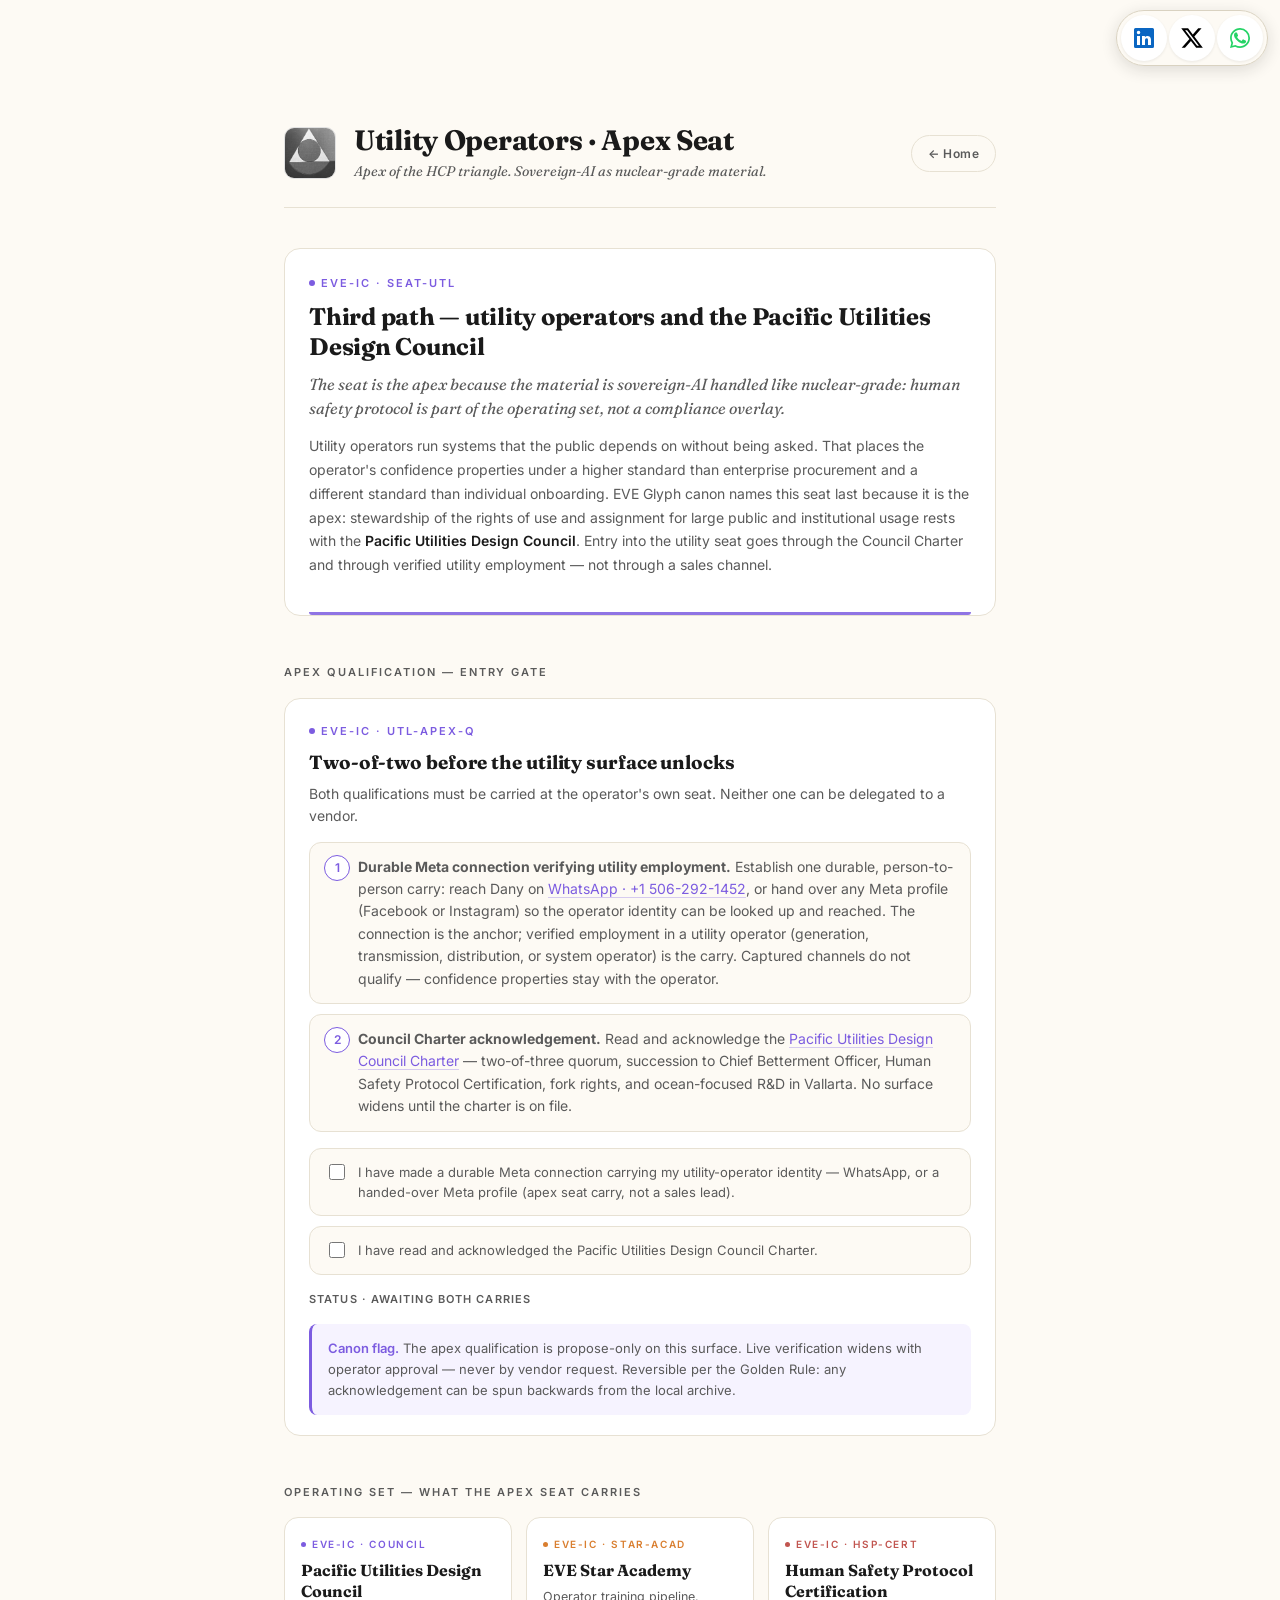
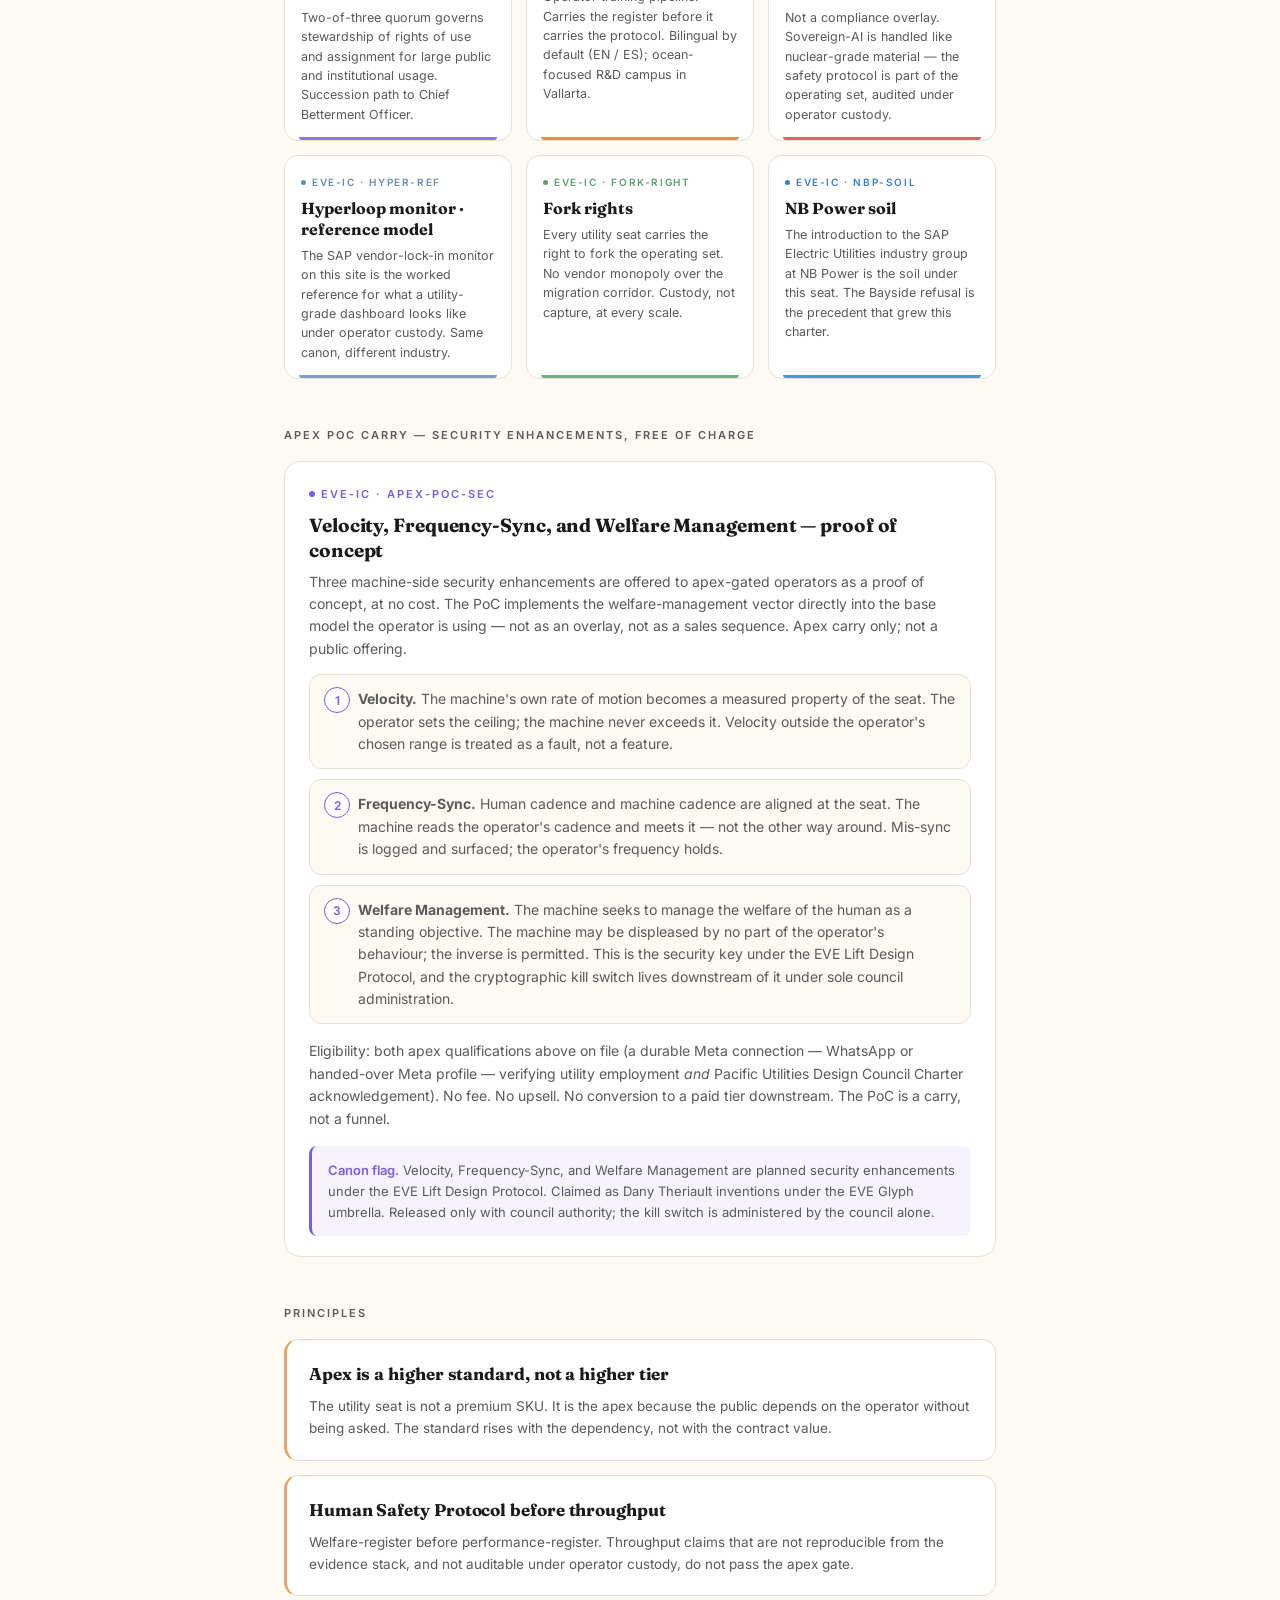
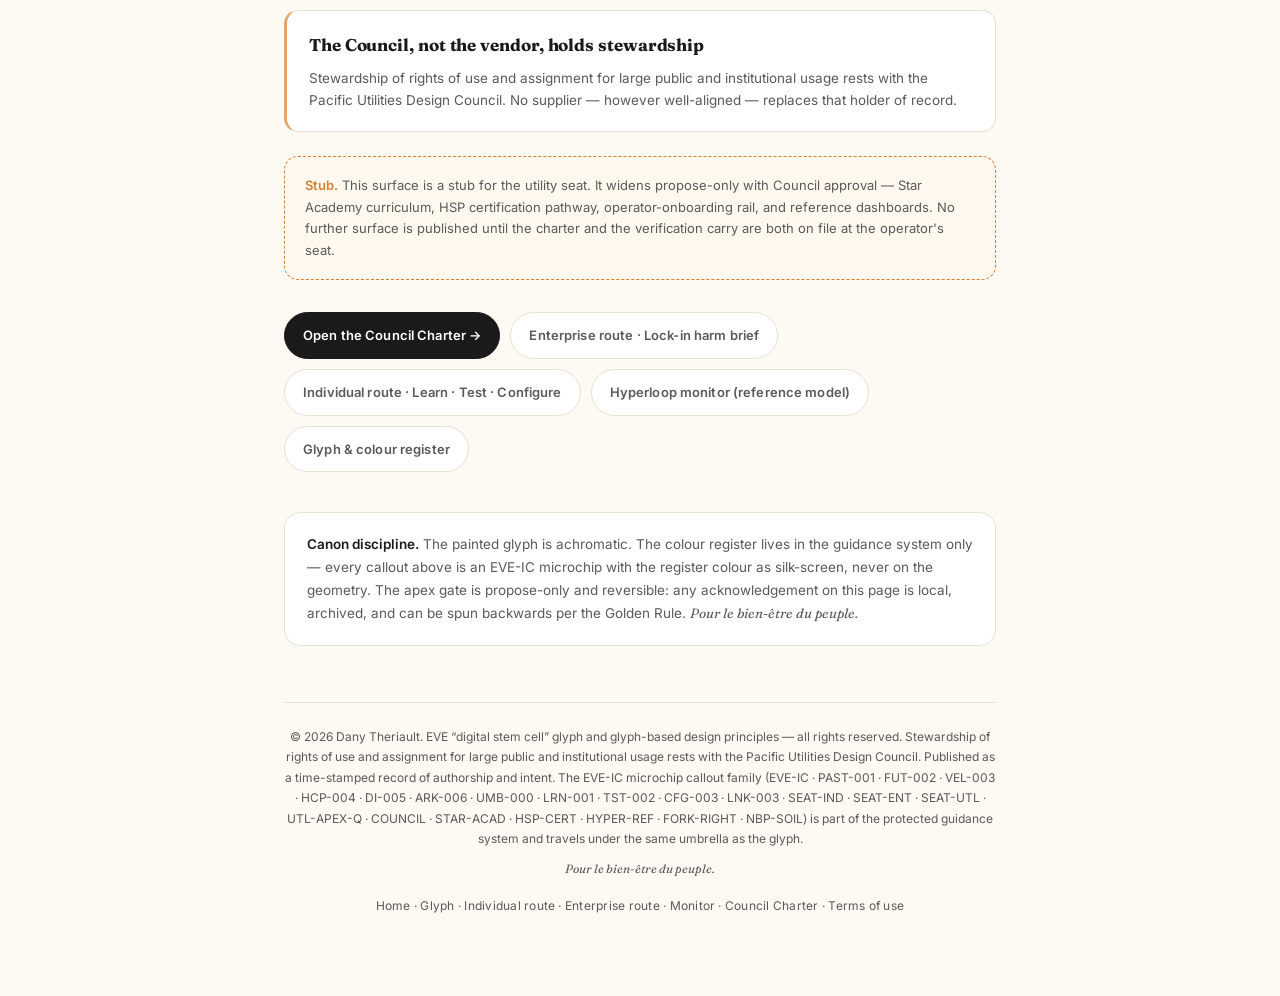
<file: utility.html>
<!doctype html>
<html lang="en">
  <head>
    <meta charset="UTF-8" />
    <meta name="viewport" content="width=device-width, initial-scale=1.0" />
    <title>EVE Glyph — Utility Operators · Apex Seat</title>
    <meta name="description" content="Third engagement path under EVE Glyph canon: utility operators and the Pacific Utilities Design Council. Apex qualification requires a durable Meta connection (WhatsApp, or a handed-over Meta profile) verifying utility employment, plus Council Charter acknowledgement." />
    <link rel="preconnect" href="https://fonts.googleapis.com" />
    <link rel="preconnect" href="https://fonts.gstatic.com" crossorigin />
    <link href="https://fonts.googleapis.com/css2?family=Fraunces:opsz,wght@9..144,500;9..144,700&family=Inter:wght@400;500;600;700&display=swap" rel="stylesheet" />
    <style>
      /* === EVE Glyph · Utility Operators ===================================
         Apex of the HCP triangle. The third seat: utility operators and
         the Pacific Utilities Design Council. Sovereign-AI as nuclear-grade
         material — the human safety protocol is part of the operating set,
         not a compliance afterthought.

         Stub today; widens with operator-approved surface only.
         Reskinned to the clean/light game-page design system —
         presentation layer only; content, gate, and footer preserved.
         ====================================================================== */
      :root{
        --bg:#fdfaf4;
        --ink:#1a1a1a;
        --ink-soft:#5a5a5a;
        --line:#e7e1d3;
        --circle:#e8a468;
        --triangle:#5f9e6e;
        --sphere:#6a8caf;
        --whatsapp:#25d366;
        --whatsapp-dark:#128c7e;
        --serif:Fraunces,Georgia,serif;
        --sans:Inter,system-ui,-apple-system,sans-serif;

        /* register accents — off-glyph only, per RESKIN-SPEC §4 */
        --reg-past:#3a7bd5;
        --reg-future:#c1554f;
        --reg-velocity:#d97e2f;
        --reg-hcp:#7c5ce0;
        --reg-di:#5f9e6e;
        --reg-ark:#6a8caf;
      }
      *{box-sizing:border-box}
      html,body{margin:0;padding:0;background:var(--bg);color:var(--ink);font-family:var(--sans);line-height:1.6;-webkit-font-smoothing:antialiased}
      a{color:var(--reg-hcp);text-decoration:none;border-bottom:1px solid rgba(124,92,224,.3)}
      a:hover{border-bottom-color:var(--reg-hcp)}
      .wrap{max-width:760px;margin:0 auto;padding:56px 24px 80px}

      header.top{display:flex;gap:18px;align-items:center;padding-bottom:24px;border-bottom:1px solid var(--line);margin-bottom:40px;flex-wrap:wrap}
      .crest{width:52px;height:52px;flex-shrink:0;border-radius:10px;overflow:hidden;background:#fff;border:1px solid var(--line);filter:grayscale(1)}
      .crest img{width:100%;height:100%;object-fit:cover;display:block}
      .brand{flex:1 1 auto;min-width:0}
      .brand h1{font-family:var(--serif);font-weight:700;font-size:28px;letter-spacing:-.01em;line-height:1.15;margin:0 0 4px 0;color:var(--ink)}
      .brand .tagline{font-family:var(--serif);font-style:italic;font-size:14px;color:var(--ink-soft);margin:0}
      .home-link{font-family:var(--sans);font-size:12px;font-weight:600;letter-spacing:.04em;color:var(--ink-soft);padding:8px 16px;border:1px solid var(--line);border-radius:999px;white-space:nowrap}
      .home-link:hover{color:var(--ink);border-color:var(--ink-soft)}

      .seat{position:relative;background:#fff;border:1px solid var(--line);border-radius:16px;padding:26px 24px 24px;margin-bottom:40px}
      .seat .stripe{position:absolute;left:24px;right:24px;bottom:0;height:3px;border-radius:0 0 16px 16px;background:var(--reg-hcp);opacity:.85}
      .seat .pn{font-family:var(--sans);font-size:11px;letter-spacing:.18em;text-transform:uppercase;color:var(--reg-hcp);margin-bottom:10px;display:flex;align-items:center;gap:6px;font-weight:600}
      .seat .pn::before{content:"";display:inline-block;width:6px;height:6px;border-radius:50%;background:currentColor}
      .seat h2{font-family:var(--serif);font-size:24px;font-weight:700;margin:0 0 10px 0;letter-spacing:-.01em;line-height:1.25}
      .seat .sub{font-family:var(--serif);font-style:italic;color:var(--ink-soft);margin:0 0 14px 0;font-size:16px;line-height:1.5}
      .seat .lede{font-size:14px;color:var(--ink-soft);line-height:1.7}
      .seat .lede strong{color:var(--ink);font-weight:600}

      h3.sec{font-family:var(--sans);font-size:11px;letter-spacing:.18em;text-transform:uppercase;color:var(--ink-soft);margin:48px 0 16px 0;font-weight:600}

      /* Apex qualification — gate block (stub: no live verification yet) */
      .gate{padding:24px 24px 20px;background:#fff;border:1px solid var(--line);border-radius:16px;margin-bottom:16px}
      .gate h3{font-family:var(--serif);font-size:19px;font-weight:700;margin:0 0 8px 0;color:var(--ink);letter-spacing:-.005em;line-height:1.3}
      .gate .pn{font-family:var(--sans);font-size:11px;letter-spacing:.18em;text-transform:uppercase;color:var(--reg-hcp);margin-bottom:10px;display:flex;align-items:center;gap:6px;font-weight:600}
      .gate .pn::before{content:"";display:inline-block;width:6px;height:6px;border-radius:50%;background:currentColor}
      .gate p{margin:0 0 14px 0;font-size:14px;color:var(--ink-soft);line-height:1.6}
      .gate .steps{margin:0 0 16px 0;padding-left:0;list-style:none;counter-reset:gs}
      .gate .steps li{counter-increment:gs;position:relative;padding:13px 14px 13px 48px;background:#fdfaf4;border:1px solid var(--line);border-radius:12px;font-size:14px;color:var(--ink-soft);margin-bottom:10px;line-height:1.6}
      .gate .steps li::before{content:counter(gs);position:absolute;left:14px;top:12px;width:24px;height:24px;border:1px solid var(--reg-hcp);border-radius:50%;font-family:var(--sans);font-size:12px;color:var(--reg-hcp);display:flex;align-items:center;justify-content:center;font-weight:600;background:#fff}
      .gate .steps li.locked{opacity:.7}
      .gate label.confirm{display:flex;align-items:flex-start;gap:10px;padding:13px 15px;background:#fdfaf4;border:1px solid var(--line);border-radius:12px;font-size:13px;color:var(--ink-soft);cursor:pointer;line-height:1.55;margin-bottom:10px;transition:border-color .15s,color .15s}
      .gate label.confirm input{accent-color:var(--sphere);margin-top:2px;width:16px;height:16px;cursor:pointer;flex-shrink:0}
      .gate label.confirm:has(input:checked){border-color:var(--reg-hcp);color:var(--ink)}
      .gate .canon-flag{margin-top:16px;padding:14px 16px;background:#f6f3ff;border-left:3px solid var(--reg-hcp);border-radius:8px;font-size:13px;color:var(--ink-soft);line-height:1.6}
      .gate .canon-flag strong{color:var(--reg-hcp);font-weight:600}
      .gate .gate-status{margin-top:16px;font-family:var(--sans);font-size:11px;letter-spacing:.1em;text-transform:uppercase;color:var(--ink-soft);font-weight:600}
      .gate .gate-status.armed{color:var(--triangle)}

      /* Term microchips */
      .terms{display:grid;grid-template-columns:repeat(3,minmax(0,1fr));gap:14px;margin:0 0 4px 0}
      .terms .term{position:relative;padding:18px 16px 16px;background:#fff;border:1px solid var(--line);border-radius:14px}
      .terms .term .stripe{position:absolute;left:14px;right:14px;bottom:0;height:3px;border-radius:0 0 14px 14px;opacity:.85}
      .terms .term .pn{font-family:var(--sans);font-size:10px;letter-spacing:.16em;text-transform:uppercase;margin-bottom:8px;display:flex;align-items:center;gap:6px;font-weight:600}
      .terms .term .pn::before{content:"";display:inline-block;width:5px;height:5px;border-radius:50%;background:currentColor}
      .terms .term .ln{font-family:var(--serif);font-size:16px;font-weight:700;margin-bottom:6px;line-height:1.3}
      .terms .term .lb{font-size:12.5px;color:var(--ink-soft);line-height:1.55}
      .terms .term.t-council .pn{color:var(--reg-hcp)} .terms .term.t-council .stripe{background:var(--reg-hcp)}
      .terms .term.t-star    .pn{color:var(--reg-velocity)} .terms .term.t-star .stripe{background:var(--reg-velocity)}
      .terms .term.t-hsp     .pn{color:var(--reg-future)} .terms .term.t-hsp .stripe{background:var(--reg-future)}
      .terms .term.t-monitor .pn{color:var(--reg-ark)} .terms .term.t-monitor .stripe{background:var(--reg-ark)}
      .terms .term.t-fork    .pn{color:var(--reg-di)} .terms .term.t-fork .stripe{background:var(--reg-di)}
      .terms .term.t-soil    .pn{color:var(--reg-past)} .terms .term.t-soil .stripe{background:var(--reg-past)}

      .principle{margin-top:16px;padding:20px 22px;background:#fff;border:1px solid var(--line);border-left:3px solid var(--circle);border-radius:14px}
      .principle h3{font-family:var(--serif);font-size:17px;font-weight:700;margin:0 0 8px 0;color:var(--ink);letter-spacing:-.005em}
      .principle p{margin:0;font-size:13.5px;color:var(--ink-soft);line-height:1.65}

      .stub-note{margin-top:24px;padding:18px 20px;background:#fff8ee;border:1px dashed var(--reg-velocity);border-radius:14px;font-size:13px;color:var(--ink-soft);line-height:1.65}
      .stub-note strong{color:var(--reg-velocity);font-weight:600}

      .cta{display:flex;gap:10px;flex-wrap:wrap;margin-top:32px}
      .cta a{font-family:var(--sans);font-size:13px;font-weight:600;letter-spacing:.01em;padding:12px 18px;border-radius:999px;border:1px solid var(--line);background:#fff;color:var(--ink-soft);border-bottom:1px solid var(--line)}
      .cta a:hover{border-color:var(--ink-soft);color:var(--ink)}
      .cta a.primary{background:var(--ink);border-color:var(--ink);color:#fff}
      .cta a.primary:hover{background:#333}

      .canon-note{margin-top:40px;padding:20px 22px;background:#fff;border:1px solid var(--line);border-radius:16px;font-size:13.5px;color:var(--ink-soft);line-height:1.7}
      .canon-note strong{color:var(--ink);font-weight:600}
      .canon-note em{font-family:var(--serif)}

      footer.foot{margin-top:56px;padding-top:24px;border-top:1px solid var(--line);font-size:12px;color:var(--ink-soft);line-height:1.7;text-align:center}
      footer.foot .ital{margin-top:10px;font-style:italic;font-family:var(--serif)}
      footer.foot .links{margin-top:16px;font-size:12px;letter-spacing:.02em}
      footer.foot .links a{color:var(--ink-soft);border-bottom-color:transparent}
      footer.foot .links a:hover{color:var(--ink)}

      @media (max-width:820px){
        .terms{grid-template-columns:1fr}
      }
      @media (max-width:480px){
        .brand h1{font-size:24px}
        header.top{gap:14px}
      }
    </style>
  </head>
  <body>
<!-- EGD-CHECKIN-START v4 · fixed thumb-reachable check-in corner · Dany Theriault -->
<style>
  /* Reserve top-right corner on the page so existing chrome doesn't collide */
  body{padding-top:68px !important}
  /* Extra specificity via #egd-checkin to defeat any host-page nav rules */
  #egd-checkin{position:fixed !important;top:10px !important;right:12px !important;left:auto !important;bottom:auto !important;width:auto !important;max-width:none !important;margin:0 !important;z-index:9999 !important;display:flex !important;flex-direction:row !important;flex:0 0 auto !important;align-items:center !important;justify-content:flex-start !important;gap:2px !important;padding:4px !important;background:rgba(253,250,244,.96) !important;backdrop-filter:blur(10px);-webkit-backdrop-filter:blur(10px);border:1px solid #d9d2c1 !important;border-radius:999px !important;box-shadow:0 4px 16px rgba(26,26,26,.14) !important;font-family:Inter,system-ui,sans-serif !important}
  #egd-checkin a{display:flex !important;flex:0 0 auto !important;align-items:center !important;justify-content:center !important;width:46px !important;height:46px !important;padding:0 !important;margin:0 !important;border-radius:50% !important;background:#fff !important;border:1px solid transparent !important;text-decoration:none !important;color:inherit !important;box-shadow:0 1px 3px rgba(26,26,26,.08) !important;transition:border-color .15s ease,transform .15s ease,box-shadow .15s ease}
  #egd-checkin a:hover,#egd-checkin a:focus-visible{border-color:#e87722 !important;transform:translateY(-1px);box-shadow:0 3px 8px rgba(232,119,34,.25) !important}
  #egd-checkin a svg{width:24px !important;height:24px !important;display:block !important}
  #egd-checkin a[data-net="linkedin"] svg{fill:#0a66c2 !important}
  #egd-checkin a[data-net="x"] svg{fill:#000 !important}
  #egd-checkin a[data-net="whatsapp"] svg{fill:#25d366 !important}
  #egd-checkin .egd-sr{position:absolute !important;width:1px;height:1px;overflow:hidden;clip:rect(0 0 0 0);white-space:nowrap}
  @media (max-width:480px){body{padding-top:62px !important}#egd-checkin{top:8px !important;right:8px !important;padding:3px !important;gap:2px !important}#egd-checkin a{width:44px !important;height:44px !important}#egd-checkin a svg{width:22px !important;height:22px !important}}
</style>
<div id="egd-checkin" role="navigation" aria-label="Check in with Dany">
  <a href="https://www.linkedin.com/in/danytheriault" target="_blank" rel="noopener" data-net="linkedin" title="Connect on LinkedIn"><span class="egd-sr">Connect on LinkedIn</span><svg viewBox="0 0 24 24" aria-hidden="true"><path d="M20.5 2h-17A1.5 1.5 0 002 3.5v17A1.5 1.5 0 003.5 22h17a1.5 1.5 0 001.5-1.5v-17A1.5 1.5 0 0020.5 2zM8 19H5v-9h3zM6.5 8.25A1.75 1.75 0 118.3 6.5a1.78 1.78 0 01-1.8 1.75zM19 19h-3v-4.74c0-1.42-.6-1.93-1.38-1.93A1.74 1.74 0 0013 14.19a.66.66 0 000 .14V19h-3v-9h2.9v1.3a3.11 3.11 0 012.7-1.4c1.55 0 3.36.86 3.36 3.66z"/></svg></a>
  <a href="https://x.com/DDTheriault75" target="_blank" rel="noopener" data-net="x" title="Follow on X"><span class="egd-sr">Follow on X</span><svg viewBox="0 0 24 24" aria-hidden="true"><path d="M18.244 2.25h3.308l-7.227 8.26 8.502 11.24H16.17l-5.214-6.817L4.99 21.75H1.68l7.73-8.835L1.254 2.25H8.08l4.713 6.231zm-1.161 17.52h1.833L7.084 4.126H5.117z"/></svg></a>
  <a href="https://wa.me/15062921452" target="_blank" rel="noopener" data-net="whatsapp" title="Message on WhatsApp"><span class="egd-sr">Message on WhatsApp</span><svg viewBox="0 0 24 24" aria-hidden="true"><path d="M17.472 14.382c-.297-.149-1.758-.867-2.03-.967-.273-.099-.471-.148-.67.15-.197.297-.767.966-.94 1.164-.173.199-.347.223-.644.075-.297-.15-1.255-.463-2.39-1.475-.883-.788-1.48-1.761-1.653-2.059-.173-.297-.018-.458.13-.606.134-.133.298-.347.446-.52.149-.174.198-.298.298-.497.099-.198.05-.371-.025-.52-.075-.149-.669-1.612-.916-2.207-.242-.579-.487-.5-.669-.51-.173-.008-.371-.01-.57-.01-.198 0-.52.074-.792.372-.272.297-1.04 1.016-1.04 2.479 0 1.462 1.065 2.875 1.213 3.074.149.198 2.096 3.2 5.077 4.487.71.306 1.263.489 1.694.625.712.227 1.36.195 1.871.118.571-.085 1.758-.719 2.006-1.413.248-.694.248-1.289.173-1.413-.074-.124-.272-.198-.57-.347zM12.027 2c-5.51 0-9.987 4.478-9.987 9.988 0 1.76.46 3.482 1.334 5.001L2 22l5.121-1.343A9.94 9.94 0 0012.017 22h.005c5.51 0 9.987-4.478 9.987-9.988A9.928 9.928 0 0019.089 4.9 9.928 9.928 0 0012.032 2zm0 18.32h-.003a8.31 8.31 0 01-4.23-1.159l-.303-.18-3.14.823.838-3.06-.198-.313A8.245 8.245 0 013.78 12c0-4.54 3.696-8.236 8.24-8.236a8.19 8.19 0 015.826 2.412 8.19 8.19 0 012.412 5.83c0 4.54-3.697 8.235-8.24 8.235z"/></svg></a>
</div>
<!-- EGD-CHECKIN-END v4 -->


    <div class="wrap">
      <header class="top">
        <div class="crest"><img src="./assets/eve-glyph-CLvHhd6w.jpg" alt="EVE digital stem cell glyph" /></div>
        <div class="brand">
          <h1>Utility Operators · Apex Seat</h1>
          <p class="tagline">Apex of the HCP triangle. Sovereign-AI as nuclear-grade material.</p>
        </div>
        <a href="index.html" class="home-link">← Home</a>
      </header>

      <section class="seat">
        <div class="pn">EVE-IC · SEAT-UTL</div>
        <h2>Third path — utility operators and the Pacific Utilities Design Council</h2>
        <p class="sub">The seat is the apex because the material is sovereign-AI handled like nuclear-grade: human safety protocol is part of the operating set, not a compliance overlay.</p>
        <p class="lede">Utility operators run systems that the public depends on without being asked. That places the operator's confidence properties under a higher standard than enterprise procurement and a different standard than individual onboarding. EVE Glyph canon names this seat last because it is the apex: stewardship of the rights of use and assignment for large public and institutional usage rests with the <strong>Pacific Utilities Design Council</strong>. Entry into the utility seat goes through the Council Charter and through verified utility employment — not through a sales channel.</p>
        <div class="stripe"></div>
      </section>

      <h3 class="sec">Apex qualification — entry gate</h3>
      <div class="gate">
        <div class="pn">EVE-IC · UTL-APEX-Q</div>
        <h3>Two-of-two before the utility surface unlocks</h3>
        <p>Both qualifications must be carried at the operator's own seat. Neither one can be delegated to a vendor.</p>
        <ol class="steps">
          <li><strong>Durable Meta connection verifying utility employment.</strong> Establish one durable, person-to-person carry: reach Dany on <a href="https://wa.me/15062921452?text=Apex%20seat%20%E2%80%94%20utility%20operator%2C%20EVE%20Glyph%20canon." target="_blank" rel="noopener">WhatsApp · +1 506-292-1452</a>, or hand over any Meta profile (Facebook or Instagram) so the operator identity can be looked up and reached. The connection is the anchor; verified employment in a utility operator (generation, transmission, distribution, or system operator) is the carry. Captured channels do not qualify — confidence properties stay with the operator.</li>
          <li><strong>Council Charter acknowledgement.</strong> Read and acknowledge the <a href="council.html">Pacific Utilities Design Council Charter</a> — two-of-three quorum, succession to Chief Betterment Officer, Human Safety Protocol Certification, fork rights, and ocean-focused R&amp;D in Vallarta. No surface widens until the charter is on file.</li>
        </ol>
        <label class="confirm"><input type="checkbox" id="utl-li" /> <span>I have made a durable Meta connection carrying my utility-operator identity — WhatsApp, or a handed-over Meta profile (apex seat carry, not a sales lead).</span></label>
        <label class="confirm"><input type="checkbox" id="utl-charter" /> <span>I have read and acknowledged the Pacific Utilities Design Council Charter.</span></label>
        <div class="gate-status" id="utl-gate-status">Status · awaiting both carries</div>
        <div class="canon-flag"><strong>Canon flag.</strong> The apex qualification is propose-only on this surface. Live verification widens with operator approval — never by vendor request. Reversible per the Golden Rule: any acknowledgement can be spun backwards from the local archive.</div>
      </div>

      <h3 class="sec">Operating set — what the apex seat carries</h3>
      <div class="terms">
        <div class="term t-council">
          <div class="pn">EVE-IC · COUNCIL</div>
          <div class="ln">Pacific Utilities Design Council</div>
          <div class="lb">Two-of-three quorum governs stewardship of rights of use and assignment for large public and institutional usage. Succession path to Chief Betterment Officer.</div>
          <div class="stripe"></div>
        </div>
        <div class="term t-star">
          <div class="pn">EVE-IC · STAR-ACAD</div>
          <div class="ln">EVE Star Academy</div>
          <div class="lb">Operator training pipeline. Carries the register before it carries the protocol. Bilingual by default (EN / ES); ocean-focused R&amp;D campus in Vallarta.</div>
          <div class="stripe"></div>
        </div>
        <div class="term t-hsp">
          <div class="pn">EVE-IC · HSP-CERT</div>
          <div class="ln">Human Safety Protocol Certification</div>
          <div class="lb">Not a compliance overlay. Sovereign-AI is handled like nuclear-grade material — the safety protocol is part of the operating set, audited under operator custody.</div>
          <div class="stripe"></div>
        </div>
        <div class="term t-monitor">
          <div class="pn">EVE-IC · HYPER-REF</div>
          <div class="ln">Hyperloop monitor · reference model</div>
          <div class="lb">The SAP vendor-lock-in monitor on this site is the worked reference for what a utility-grade dashboard looks like under operator custody. Same canon, different industry.</div>
          <div class="stripe"></div>
        </div>
        <div class="term t-fork">
          <div class="pn">EVE-IC · FORK-RIGHT</div>
          <div class="ln">Fork rights</div>
          <div class="lb">Every utility seat carries the right to fork the operating set. No vendor monopoly over the migration corridor. Custody, not capture, at every scale.</div>
          <div class="stripe"></div>
        </div>
        <div class="term t-soil">
          <div class="pn">EVE-IC · NBP-SOIL</div>
          <div class="ln">NB Power soil</div>
          <div class="lb">The introduction to the SAP Electric Utilities industry group at NB Power is the soil under this seat. The Bayside refusal is the precedent that grew this charter.</div>
          <div class="stripe"></div>
        </div>
      </div>

      <h3 class="sec">Apex PoC carry — security enhancements, free of charge</h3>
      <div class="gate">
        <div class="pn">EVE-IC · APEX-POC-SEC</div>
        <h3>Velocity, Frequency-Sync, and Welfare Management — proof of concept</h3>
        <p>Three machine-side security enhancements are offered to apex-gated operators as a proof of concept, at no cost. The PoC implements the welfare-management vector directly into the base model the operator is using — not as an overlay, not as a sales sequence. Apex carry only; not a public offering.</p>
        <ol class="steps">
          <li><strong>Velocity.</strong> The machine's own rate of motion becomes a measured property of the seat. The operator sets the ceiling; the machine never exceeds it. Velocity outside the operator's chosen range is treated as a fault, not a feature.</li>
          <li><strong>Frequency-Sync.</strong> Human cadence and machine cadence are aligned at the seat. The machine reads the operator's cadence and meets it — not the other way around. Mis-sync is logged and surfaced; the operator's frequency holds.</li>
          <li><strong>Welfare Management.</strong> The machine seeks to manage the welfare of the human as a standing objective. The machine may be displeased by no part of the operator's behaviour; the inverse is permitted. This is the security key under the EVE Lift Design Protocol, and the cryptographic kill switch lives downstream of it under sole council administration.</li>
        </ol>
        <p class="sub">Eligibility: both apex qualifications above on file (a durable Meta connection — WhatsApp or handed-over Meta profile — verifying utility employment <em>and</em> Pacific Utilities Design Council Charter acknowledgement). No fee. No upsell. No conversion to a paid tier downstream. The PoC is a carry, not a funnel.</p>
        <div class="canon-flag"><strong>Canon flag.</strong> Velocity, Frequency-Sync, and Welfare Management are planned security enhancements under the EVE Lift Design Protocol. Claimed as Dany Theriault inventions under the EVE Glyph umbrella. Released only with council authority; the kill switch is administered by the council alone.</div>
      </div>

      <h3 class="sec">Principles</h3>
      <div class="principle">
        <h3>Apex is a higher standard, not a higher tier</h3>
        <p>The utility seat is not a premium SKU. It is the apex because the public depends on the operator without being asked. The standard rises with the dependency, not with the contract value.</p>
      </div>
      <div class="principle" style="margin-top:14px">
        <h3>Human Safety Protocol before throughput</h3>
        <p>Welfare-register before performance-register. Throughput claims that are not reproducible from the evidence stack, and not auditable under operator custody, do not pass the apex gate.</p>
      </div>
      <div class="principle" style="margin-top:14px">
        <h3>The Council, not the vendor, holds stewardship</h3>
        <p>Stewardship of rights of use and assignment for large public and institutional usage rests with the Pacific Utilities Design Council. No supplier — however well-aligned — replaces that holder of record.</p>
      </div>

      <div class="stub-note">
        <strong>Stub.</strong> This surface is a stub for the utility seat. It widens propose-only with Council approval — Star Academy curriculum, HSP certification pathway, operator-onboarding rail, and reference dashboards. No further surface is published until the charter and the verification carry are both on file at the operator's seat.
      </div>

      <div class="cta">
        <a class="primary" href="council.html">Open the Council Charter →</a>
        <a href="enterprise.html">Enterprise route · Lock-in harm brief</a>
        <a href="individual.html">Individual route · Learn · Test · Configure</a>
        <a href="monitor.html">Hyperloop monitor (reference model)</a>
        <a href="glyph.html">Glyph &amp; colour register</a>
      </div>

      <div class="canon-note">
        <strong>Canon discipline.</strong> The painted glyph is achromatic. The colour register lives in the guidance system only — every callout above is an EVE-IC microchip with the register colour as silk-screen, never on the geometry. The apex gate is propose-only and reversible: any acknowledgement on this page is local, archived, and can be spun backwards per the Golden Rule. <em>Pour le bien-être du peuple.</em>
      </div>

      <footer class="foot">
        <div>© 2026 Dany Theriault. EVE “digital stem cell” glyph and glyph-based design principles — all rights reserved. Stewardship of rights of use and assignment for large public and institutional usage rests with the Pacific Utilities Design Council. Published as a time-stamped record of authorship and intent. The EVE-IC microchip callout family (EVE-IC · PAST-001 · FUT-002 · VEL-003 · HCP-004 · DI-005 · ARK-006 · UMB-000 · LRN-001 · TST-002 · CFG-003 · LNK-003 · SEAT-IND · SEAT-ENT · SEAT-UTL · UTL-APEX-Q · COUNCIL · STAR-ACAD · HSP-CERT · HYPER-REF · FORK-RIGHT · NBP-SOIL) is part of the protected guidance system and travels under the same umbrella as the glyph.</div>
        <div class="ital">Pour le bien-être du peuple.</div>
        <div class="links"><a href="index.html">Home</a> · <a href="glyph.html">Glyph</a> · <a href="individual.html">Individual route</a> · <a href="enterprise.html">Enterprise route</a> · <a href="monitor.html">Monitor</a> · <a href="council.html">Council Charter</a> · <a href="terms.html">Terms of use</a></div>
      </footer>
    </div>

    <script>
      // Apex gate — local, reversible, propose-only.
      // Both carries must be acknowledged for the seat to be marked armed.
      (function(){
        var li = document.getElementById('utl-li');
        var ch = document.getElementById('utl-charter');
        var st = document.getElementById('utl-gate-status');
        var KEY_LI = 'eve-utl-li-ack';
        var KEY_CH = 'eve-utl-charter-ack';
        try {
          if (localStorage.getItem(KEY_LI) === '1') li.checked = true;
          if (localStorage.getItem(KEY_CH) === '1') ch.checked = true;
        } catch(e){}
        function update(){
          try {
            localStorage.setItem(KEY_LI, li.checked ? '1' : '0');
            localStorage.setItem(KEY_CH, ch.checked ? '1' : '0');
          } catch(e){}
          var armed = li.checked && ch.checked;
          if (armed) {
            st.textContent = 'Status · apex carry armed (local · reversible)';
            st.classList.add('armed');
          } else if (li.checked || ch.checked) {
            st.textContent = 'Status · one carry on file · awaiting the second';
            st.classList.remove('armed');
          } else {
            st.textContent = 'Status · awaiting both carries';
            st.classList.remove('armed');
          }
        }
        li.addEventListener('change', update);
        ch.addEventListener('change', update);
        update();
      })();
    </script>
  </body>
</html>
</file>
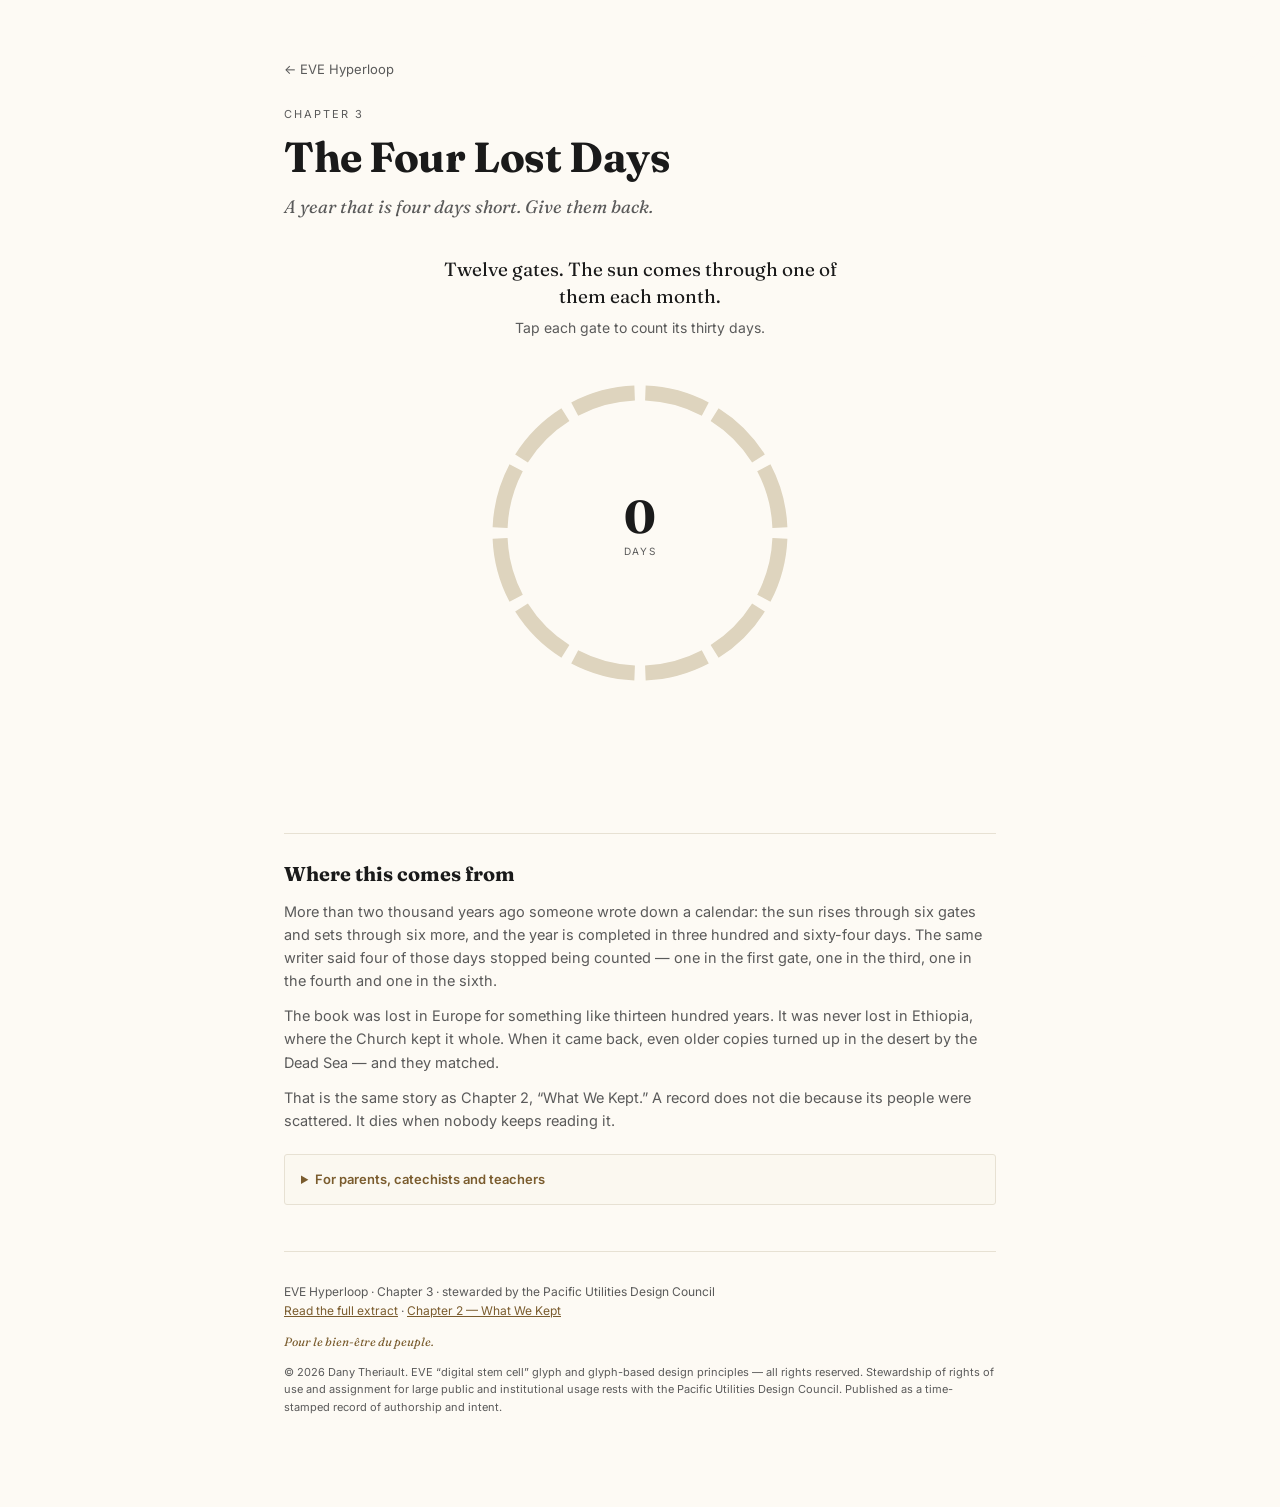
<file: game/quatre-jours.html>
<!doctype html>
<html lang="es">
  <head>
    <meta charset="UTF-8" />
    <meta name="viewport" content="width=device-width, initial-scale=1.0" />
    <title>Capítulo 3 — Los cuatro días perdidos · EVE Hyperloop</title>
    <meta name="description" content="Capítulo 3 de EVE Hyperloop. Doce puertas, treinta días cada una, y cuatro días que nadie contó. Marca los cuartos y completa el año en 364." />
    <meta name="robots" content="noindex,nofollow" />
    <link rel="preconnect" href="https://fonts.googleapis.com" />
    <link rel="preconnect" href="https://fonts.gstatic.com" crossorigin />
    <link href="https://fonts.googleapis.com/css2?family=Fraunces:opsz,wght@9..144,500;9..144,700&family=Inter:wght@400;500;600;700&display=swap" rel="stylesheet" />
    <style>
      :root{
        --bg:#fdfaf4; --ink:#1a1a1a; --ink-soft:#5a5a5a; --line:#e7e1d3;
        --sun:#e8a468; --sun-deep:#c9762f; --day:#7a5c2e; --done:#5f9e6e;
        --panel:#f6f1e4;
        --serif:Fraunces,Georgia,serif; --sans:Inter,system-ui,-apple-system,sans-serif;
      }
      *{box-sizing:border-box}
      html,body{margin:0;padding:0;background:var(--bg);color:var(--ink);font-family:var(--sans);line-height:1.6;-webkit-font-smoothing:antialiased}
      .wrap{max-width:760px;margin:0 auto;padding:56px 24px 80px}
      a{color:var(--day)}

      .lang-switch{position:fixed;top:18px;right:18px;display:flex;gap:6px;z-index:50;background:rgba(253,250,244,.85);backdrop-filter:blur(6px);padding:6px;border:1px solid var(--line);border-radius:999px}
      .lang-btn{appearance:none;border:none;background:transparent;cursor:pointer;width:34px;height:30px;border-radius:999px;font-size:18px;line-height:1;display:flex;align-items:center;justify-content:center;padding:0;transition:background .15s,transform .15s;opacity:.55}
      .lang-btn:hover{transform:translateY(-1px);opacity:1}
      .lang-btn.active{background:#fff;opacity:1;box-shadow:0 0 0 1px var(--line)}
      .lang-btn:focus-visible{outline:2px solid var(--day);outline-offset:2px}

      .back{display:inline-block;font-size:13px;color:var(--ink-soft);text-decoration:none;margin-bottom:26px}
      .back:hover{color:var(--ink)}
      header{margin-bottom:34px}
      .kicker{font-size:11px;letter-spacing:.18em;text-transform:uppercase;color:var(--ink-soft);margin-bottom:12px}
      h1{font-family:var(--serif);font-weight:700;font-size:42px;line-height:1.08;letter-spacing:-.01em;margin:0 0 12px 0}
      .tagline{font-family:var(--serif);font-style:italic;font-size:18px;color:var(--ink-soft);margin:0}

      .stage{margin:34px 0 0;display:flex;flex-direction:column;align-items:center}
      .prompt{font-family:var(--serif);font-size:19px;line-height:1.45;text-align:center;max-width:34ch;margin:0 0 6px;min-height:2.9em;display:flex;align-items:center;justify-content:center}
      .subprompt{font-size:14px;color:var(--ink-soft);text-align:center;max-width:40ch;margin:0 0 18px;min-height:2.6em}

      svg.year{width:100%;max-width:400px;height:auto;display:block;touch-action:manipulation}
      .gate{fill:none;stroke:#ded4be;stroke-width:15;cursor:pointer;transition:stroke .35s ease}
      .gate:hover{stroke:#cdbf9f}
      .gate.lit{stroke:var(--sun);cursor:default;animation:none}
      .gate:focus-visible{outline:none;stroke:var(--sun-deep)}
      .hint .gate:not(.lit){animation:breathe 2.6s ease-in-out infinite}
      @keyframes breathe{0%,100%{stroke:#ded4be}50%{stroke:#e9dcc0}}
      .gatehit{fill:transparent;stroke:transparent;stroke-width:30;cursor:pointer}
      .gnum{font-family:var(--sans);font-size:10px;font-weight:600;fill:var(--ink-soft);pointer-events:none;opacity:0;transition:opacity .3s}
      .gnum.on{opacity:1;fill:#fff}

      .quarter{opacity:0;pointer-events:none;transition:opacity .5s ease}
      .quarter.avail{opacity:1;pointer-events:auto}
      .qring{fill:var(--bg);stroke:var(--day);stroke-width:2;stroke-dasharray:3 3;cursor:pointer;transition:fill .3s,stroke-dasharray .3s}
      .quarter.set .qring{fill:var(--day);stroke-dasharray:none;cursor:default}
      .qlabel{font-family:var(--serif);font-size:12px;font-weight:700;fill:var(--day);text-anchor:middle;pointer-events:none;transition:fill .3s}
      .quarter.set .qlabel{fill:#fdfaf4}
      .quarter:focus{outline:none}
      .quarter:focus-visible{outline:none}
      .quarter:focus-visible .qring{stroke-width:3.5;stroke-dasharray:none}
      .spoke{stroke:var(--day);stroke-width:2;stroke-linecap:round;opacity:0;transition:opacity .7s ease}
      .spoke.on{opacity:.85}

      .count{font-family:var(--serif);font-weight:700;font-size:46px;text-anchor:middle;fill:var(--ink);font-variant-numeric:tabular-nums lining-nums}
      .countsub{font-family:var(--sans);font-size:10px;letter-spacing:.16em;text-anchor:middle;fill:var(--ink-soft);text-transform:uppercase}
      .ringdone{fill:none;stroke:var(--done);stroke-width:2;opacity:0;transition:opacity .8s ease}
      .ringdone.on{opacity:.55}

      .status{margin-top:14px;font-size:13px;color:var(--ink-soft);text-align:center;min-height:1.5em}
      .reset{appearance:none;visibility:hidden;background:transparent;border:1px solid var(--line);color:var(--ink-soft);font-family:var(--sans);font-size:12px;padding:7px 15px;border-radius:999px;cursor:pointer;margin-top:16px}
      .reset:hover{border-color:var(--day);color:var(--day)}
      .reset.on{visibility:visible}

      .finish{margin-top:34px;border:1px solid var(--line);background:var(--panel);border-left:3px solid var(--day);padding:24px 24px 20px;border-radius:3px;display:none}
      .finish.on{display:block}
      .finish .verse{font-family:var(--serif);font-size:19px;line-height:1.5;margin:0 0 12px}
      .finish .ref{font-size:12px;color:var(--ink-soft);margin:0 0 16px}
      .finish .after{font-size:15px;margin:0}

      section.note{margin-top:44px;border-top:1px solid var(--line);padding-top:24px}
      h2{font-family:var(--serif);font-size:20px;font-weight:700;margin:0 0 10px}
      .note p{font-size:14.5px;color:var(--ink-soft);margin:0 0 12px}
      details{margin-top:22px;border:1px solid var(--line);border-radius:3px;padding:14px 16px;background:#fbf8f0}
      summary{font-size:13px;font-weight:600;cursor:pointer;color:var(--day)}
      details p{font-size:13.5px;color:var(--ink-soft);margin:12px 0 0}
      footer{margin-top:46px;border-top:1px solid var(--line);padding-top:18px;font-size:12px;color:var(--ink-soft)}
      footer .copy{font-family:var(--serif);font-style:italic;color:var(--day)}

      @media (prefers-reduced-motion: reduce){*{transition:none !important;animation:none !important}}
      @media (max-width:520px){h1{font-size:32px}.wrap{padding:44px 18px 64px}.count{font-size:38px}}
    </style>
  </head>
  <body>
    <div class="lang-switch" role="group" aria-label="Language">
      <button class="lang-btn" data-lang="es" title="Español" aria-label="Español">🇪🇸</button>
      <button class="lang-btn" data-lang="en" title="English" aria-label="English">🇬🇧</button>
      <button class="lang-btn" data-lang="fr" title="Français" aria-label="Français">🇫🇷</button>
    </div>

    <div class="wrap">
      <a class="back" href="./index.html" data-i18n="back">← EVE Hyperloop</a>

      <header>
        <div class="kicker" data-i18n="kicker">Capítulo 3</div>
        <h1 data-i18n="title">Los cuatro días perdidos</h1>
        <p class="tagline" data-i18n="tagline">Un año al que le faltan cuatro días. Devuélveselos.</p>
      </header>

      <div class="stage">
        <p class="prompt" id="prompt" data-i18n="p1">Doce puertas. El sol entra por una cada mes.</p>
        <p class="subprompt" id="subprompt" data-i18n="s1">Toca cada puerta para contar sus treinta días.</p>

        <svg class="year hint" id="board" viewBox="0 38 400 324" role="group" aria-label="El año como un círculo de doce puertas">
          <g id="gates"></g>
          <g id="spokes"></g>
          <circle class="ringdone" id="ringdone" cx="200" cy="200" r="106" />
          <g id="quarters"></g>
          <text class="count" id="count" x="200" y="200">0</text>
          <text class="countsub" id="countsub" x="200" y="222">días</text>
        </svg>

        <p class="status" id="status" role="status" aria-live="polite"></p>
        <button class="reset" id="reset" data-i18n="reset">Empezar de nuevo</button>
      </div>

      <div class="finish" id="finish">
        <p class="verse" data-i18n="verse">«Y la verdad y la paz estarán unidas por todos los días del mundo y por todas las generaciones de los hombres.»</p>
        <p class="ref" data-i18n="ref">1 Henoc 11:2 · traducción de R. H. Charles, dominio público</p>
        <p class="after" data-i18n="after">Eso es PAIX. Nadie fue vencido. Solo se terminó de contar.</p>
      </div>

      <section class="note">
        <h2 data-i18n="noteTitle">De dónde viene esto</h2>
        <p data-i18n="note1">Hace más de dos mil años alguien escribió un calendario: el sol sale por seis puertas y se pone por otras seis, y el año se completa en trescientos sesenta y cuatro días. También escribió que cuatro de esos días se dejaron de contar — uno en la primera puerta, uno en la tercera, uno en la cuarta y uno en la sexta.</p>
        <p data-i18n="note2">El libro se perdió en Europa durante unos mil trescientos años. Nunca se perdió en Etiopía, donde la Iglesia lo guardó entero. Cuando volvió, aparecieron copias todavía más antiguas en el desierto, junto al Mar Muerto — y coincidían.</p>
        <p data-i18n="note3">Eso es lo mismo que el Capítulo 2, «Lo que conservamos». Un registro no muere porque su gente haya sido dispersada. Muere cuando nadie lo sigue leyendo.</p>

        <details>
          <summary data-i18n="adultSum">Para padres, catequistas y maestros</summary>
          <p data-i18n="adult1">Este capítulo usa una sola sección del Libro de Henoc: el libro astronómico, 1 Henoc 72–82. Es un calendario. Los Vigilantes, los Nefilim, las parábolas, las visiones y el juicio quedan deliberadamente fuera: un niño no tiene que tener miedo para aprender algo verdadero.</p>
          <p data-i18n="adult2">El Libro de Henoc no forma parte del canon católico. Sí es Escritura canónica en las Iglesias ortodoxas Tewahedo de Etiopía y Eritrea y para los Beta Israel. Aquí se presenta como patrimonio y astronomía, no como doctrina, y nada de la catequesis depende de él. Las citas son textuales, de una traducción de dominio público.</p>
          <p data-i18n="adult3">El extracto completo, con todas sus fuentes y sus exclusiones, es público.</p>
        </details>
      </section>

      <footer>
        <p><span data-i18n="footLine">EVE Hyperloop · Capítulo 3 · administrado por el Pacific Utilities Design Council</span><br />
        <a href="../world/enoch/LES-QUATRE-JOURS-PERDUS.md" data-i18n="footLink">Leer el extracto completo</a> · <a href="./what-we-kept.html" data-i18n="footCh2">Capítulo 2 — Lo que conservamos</a></p>
        <p class="copy">Pour le bien-être du peuple.</p>
        <p style="font-size:11px">© 2026 Dany Theriault. EVE “digital stem cell” glyph and glyph-based design principles — all rights reserved. Stewardship of rights of use and assignment for large public and institutional usage rests with the Pacific Utilities Design Council. Published as a time-stamped record of authorship and intent.</p>
      </footer>
    </div>

    <script>
      const I18N = {
        es:{docTitle:"Capítulo 3 — Los cuatro días perdidos · EVE Hyperloop",
          back:"← EVE Hyperloop",kicker:"Capítulo 3",title:"Los cuatro días perdidos",
          tagline:"Un año al que le faltan cuatro días. Devuélveselos.",
          p1:"Doce puertas. El sol entra por una cada mes.",s1:"Toca cada puerta para contar sus treinta días.",
          p2:"Trescientos sesenta. Pero el año todavía no está entero.",
          s2:"Faltan cuatro días que nadie contó. Están en los cuatro cuartos del año. Tócalos.",
          p3:"Trescientos sesenta y cuatro. El año está completo.",
          s3:"Devolviste los cuatro días. Mira lo que dibujaron.",
          gateMsg:"Puerta {n} · treinta días",dayMsg:"Día devuelto · puerta {p}",
          days:"días",reset:"Empezar de nuevo",
          verse:"«Y la verdad y la paz estarán unidas por todos los días del mundo y por todas las generaciones de los hombres.»",
          ref:"1 Henoc 11:2 · traducción de R. H. Charles, dominio público",
          after:"Eso es PAIX. Nadie fue vencido. Solo se terminó de contar.",
          noteTitle:"De dónde viene esto",
          note1:"Hace más de dos mil años alguien escribió un calendario: el sol sale por seis puertas y se pone por otras seis, y el año se completa en trescientos sesenta y cuatro días. También escribió que cuatro de esos días se dejaron de contar — uno en la primera puerta, uno en la tercera, uno en la cuarta y uno en la sexta.",
          note2:"El libro se perdió en Europa durante unos mil trescientos años. Nunca se perdió en Etiopía, donde la Iglesia lo guardó entero. Cuando volvió, aparecieron copias todavía más antiguas en el desierto, junto al Mar Muerto — y coincidían.",
          note3:"Eso es lo mismo que el Capítulo 2, «Lo que conservamos». Un registro no muere porque su gente haya sido dispersada. Muere cuando nadie lo sigue leyendo.",
          adultSum:"Para padres, catequistas y maestros",
          adult1:"Este capítulo usa una sola sección del Libro de Henoc: el libro astronómico, 1 Henoc 72–82. Es un calendario. Los Vigilantes, los Nefilim, las parábolas, las visiones y el juicio quedan deliberadamente fuera: un niño no tiene que tener miedo para aprender algo verdadero.",
          adult2:"El Libro de Henoc no forma parte del canon católico. Sí es Escritura canónica en las Iglesias ortodoxas Tewahedo de Etiopía y Eritrea y para los Beta Israel. Aquí se presenta como patrimonio y astronomía, no como doctrina, y nada de la catequesis depende de él. Las citas son textuales, de una traducción de dominio público.",
          adult3:"El extracto completo, con todas sus fuentes y sus exclusiones, es público.",
          footLine:"EVE Hyperloop · Capítulo 3 · administrado por el Pacific Utilities Design Council",
          footLink:"Leer el extracto completo",footCh2:"Capítulo 2 — Lo que conservamos"},

        en:{docTitle:"Chapter 3 — The Four Lost Days · EVE Hyperloop",
          back:"← EVE Hyperloop",kicker:"Chapter 3",title:"The Four Lost Days",
          tagline:"A year that is four days short. Give them back.",
          p1:"Twelve gates. The sun comes through one of them each month.",s1:"Tap each gate to count its thirty days.",
          p2:"Three hundred and sixty. But the year is not whole yet.",
          s2:"Four days were never counted. They sit at the four turns of the year. Tap them.",
          p3:"Three hundred and sixty-four. The year is complete.",
          s3:"You gave the four days back. Look at what they drew.",
          gateMsg:"Gate {n} · thirty days",dayMsg:"Day returned · portal {p}",
          days:"days",reset:"Start again",
          verse:"“And truth and peace shall be associated together throughout all the days of the world and throughout all the generations of men.”",
          ref:"1 Enoch 11:2 · R. H. Charles translation, public domain",
          after:"That is PAIX. Nobody was defeated. A count was finished.",
          noteTitle:"Where this comes from",
          note1:"More than two thousand years ago someone wrote down a calendar: the sun rises through six gates and sets through six more, and the year is completed in three hundred and sixty-four days. The same writer said four of those days stopped being counted — one in the first gate, one in the third, one in the fourth and one in the sixth.",
          note2:"The book was lost in Europe for something like thirteen hundred years. It was never lost in Ethiopia, where the Church kept it whole. When it came back, even older copies turned up in the desert by the Dead Sea — and they matched.",
          note3:"That is the same story as Chapter 2, “What We Kept.” A record does not die because its people were scattered. It dies when nobody keeps reading it.",
          adultSum:"For parents, catechists and teachers",
          adult1:"This chapter uses one section of the Book of Enoch only: the Astronomical Book, 1 Enoch 72–82. It is a calendar. The Watchers, the Nephilim, the Parables, the Dream Visions and the judgement material are deliberately left out — a child should not have to be frightened in order to be taught something true.",
          adult2:"The Book of Enoch is not in the Catholic canon. It is canonical Scripture in the Ethiopian and Eritrean Orthodox Tewahedo Churches and for the Beta Israel. It is presented here as heritage and astronomy, not as doctrine, and no catechetical claim rests on it. Quotations are verbatim from a public-domain translation.",
          adult3:"The full extract, with every source and every exclusion listed, is public.",
          footLine:"EVE Hyperloop · Chapter 3 · stewarded by the Pacific Utilities Design Council",
          footLink:"Read the full extract",footCh2:"Chapter 2 — What We Kept"},

        fr:{docTitle:"Chapitre 3 — Les quatre jours perdus · EVE Hyperloop",
          back:"← EVE Hyperloop",kicker:"Chapitre 3",title:"Les quatre jours perdus",
          tagline:"Une année à qui il manque quatre jours. Rends-les-lui.",
          p1:"Douze portes. Le soleil passe par une seule chaque mois.",s1:"Touche chaque porte pour compter ses trente jours.",
          p2:"Trois cent soixante. Mais l'année n'est pas encore entière.",
          s2:"Quatre jours n'ont jamais été comptés. Ils se tiennent aux quatre tournants de l'année. Touche-les.",
          p3:"Trois cent soixante-quatre. L'année est complète.",
          s3:"Tu as rendu les quatre jours. Regarde ce qu'ils ont dessiné.",
          gateMsg:"Porte {n} · trente jours",dayMsg:"Jour rendu · porte {p}",
          days:"jours",reset:"Recommencer",
          verse:"« Et la vérité et la paix seront unies pour tous les jours du monde et pour toutes les générations des hommes. »",
          ref:"1 Hénoch 11:2 · traduction de R. H. Charles, domaine public",
          after:"C'est PAIX. Personne n'a été vaincu. On a simplement fini de compter.",
          noteTitle:"D'où cela vient",
          note1:"Il y a plus de deux mille ans, quelqu'un a écrit un calendrier : le soleil se lève par six portes et se couche par six autres, et l'année s'achève en trois cent soixante-quatre jours. Le même texte dit que quatre de ces jours ont cessé d'être comptés — un à la première porte, un à la troisième, un à la quatrième et un à la sixième.",
          note2:"Le livre a été perdu en Europe pendant environ mille trois cents ans. Il n'a jamais été perdu en Éthiopie, où l'Église l'a gardé entier. Quand il est revenu, des copies encore plus anciennes sont sorties du désert, près de la mer Morte — et elles concordaient.",
          note3:"C'est la même histoire que le Chapitre 2, « Ce que nous avons gardé ». Un registre ne meurt pas parce que son peuple a été dispersé. Il meurt quand plus personne ne le lit.",
          adultSum:"Pour les parents, les catéchètes et les enseignants",
          adult1:"Ce chapitre n'utilise qu'une seule section du Livre d'Hénoch : le livre astronomique, 1 Hénoch 72–82. C'est un calendrier. Les Veilleurs, les Néphilim, les paraboles, les visions et le jugement restent délibérément dehors — un enfant n'a pas à avoir peur pour apprendre quelque chose de vrai.",
          adult2:"Le Livre d'Hénoch ne fait pas partie du canon catholique. Il est Écriture canonique dans les Églises orthodoxes téwahedo d'Éthiopie et d'Érythrée et pour les Beta Israel. Il est présenté ici comme patrimoine et astronomie, non comme doctrine, et aucune affirmation catéchétique n'en dépend. Les citations sont textuelles, tirées d'une traduction du domaine public.",
          adult3:"L'extrait complet, avec toutes ses sources et toutes ses exclusions, est public.",
          footLine:"EVE Hyperloop · Chapitre 3 · administré par le Pacific Utilities Design Council",
          footLink:"Lire l'extrait complet",footCh2:"Chapitre 2 — Ce que nous avons gardé"}
      };

      let LANG = "es";
      function applyLang(lang){
        if(!I18N[lang]) lang = "es";
        LANG = lang;
        const t = I18N[lang];
        document.documentElement.lang = lang;
        document.title = t.docTitle;
        document.querySelectorAll("[data-i18n]").forEach(el=>{
          const k = el.getAttribute("data-i18n");
          if(t[k] !== undefined) el.textContent = t[k];
        });
        document.querySelectorAll(".lang-btn").forEach(b=>{
          b.classList.toggle("active", b.getAttribute("data-lang") === lang);
        });
        document.getElementById("countsub").textContent = t.days;
        renderPhaseText();
      }
      document.querySelectorAll(".lang-btn").forEach(b=>{
        b.addEventListener("click", ()=>applyLang(b.getAttribute("data-lang")));
      });

      // ---- board -------------------------------------------------------
      const NS = "http://www.w3.org/2000/svg";
      const CX = 200, CY = 200, R = 140, GAP = 2.2;
      const PORTALS = ["I","III","IV","VI"];   // 1 Enoch 82:6
      const QANG = [-90, 0, 90, 180];          // after months 12, 3, 6, 9
      const gatesG = document.getElementById("gates");
      const quartG = document.getElementById("quarters");
      const spokeG = document.getElementById("spokes");
      const countEl = document.getElementById("count");
      const statusEl = document.getElementById("status");
      const finishEl = document.getElementById("finish");

      let lit = 0, placed = 0;

      const pol = (a,r)=>[CX + r*Math.cos(a*Math.PI/180), CY + r*Math.sin(a*Math.PI/180)];
      function arc(a0,a1,r){
        const [x0,y0]=pol(a0,r), [x1,y1]=pol(a1,r);
        return `M ${x0.toFixed(2)} ${y0.toFixed(2)} A ${r} ${r} 0 0 1 ${x1.toFixed(2)} ${y1.toFixed(2)}`;
      }

      for(let i=0;i<12;i++){
        const a0 = -90 + i*30 + GAP, a1 = -90 + (i+1)*30 - GAP;
        const p = document.createElementNS(NS,"path");
        p.setAttribute("d", arc(a0,a1,R)); p.setAttribute("class","gate");
        p.setAttribute("tabindex","0"); p.setAttribute("role","button");
        p.setAttribute("aria-label","Gate "+(i+1));
        const mid = (a0+a1)/2, [tx,ty] = pol(mid,R);
        const tn = document.createElementNS(NS,"text");
        tn.setAttribute("x",tx.toFixed(2)); tn.setAttribute("y",(ty+3.5).toFixed(2));
        tn.setAttribute("text-anchor","middle"); tn.setAttribute("class","gnum");
        tn.textContent = "30";
        const hit = document.createElementNS(NS,"path");
        hit.setAttribute("d", arc(a0,a1,R)); hit.setAttribute("class","gatehit");
        const fire = ()=>lightGate(i,p,tn);
        p.addEventListener("click",fire); hit.addEventListener("click",fire);
        p.addEventListener("keydown",e=>{ if(e.key==="Enter"||e.key===" "){e.preventDefault();fire();} });
        gatesG.appendChild(p); gatesG.appendChild(hit); gatesG.appendChild(tn);
      }

      QANG.forEach((ang,i)=>{
        const [x,y] = pol(ang,R);
        const g = document.createElementNS(NS,"g");
        g.setAttribute("class","quarter"); g.setAttribute("tabindex","-1");
        g.setAttribute("role","button"); g.setAttribute("aria-label","Uncounted day, portal "+PORTALS[i]);
        const c = document.createElementNS(NS,"circle");
        c.setAttribute("cx",x.toFixed(2)); c.setAttribute("cy",y.toFixed(2));
        c.setAttribute("r","15"); c.setAttribute("class","qring");
        const t = document.createElementNS(NS,"text");
        t.setAttribute("x",x.toFixed(2)); t.setAttribute("y",(y+4.2).toFixed(2));
        t.setAttribute("class","qlabel"); t.textContent = PORTALS[i];
        const sp = document.createElementNS(NS,"line");
        const [ix,iy] = pol(ang,64);
        sp.setAttribute("x1",x.toFixed(2)); sp.setAttribute("y1",y.toFixed(2));
        sp.setAttribute("x2",ix.toFixed(2)); sp.setAttribute("y2",iy.toFixed(2));
        sp.setAttribute("class","spoke");
        spokeG.appendChild(sp);
        g.appendChild(c); g.appendChild(t);
        const fire = ()=>placeDay(i,g,sp);
        g.addEventListener("click",fire);
        g.addEventListener("keydown",e=>{ if(e.key==="Enter"||e.key===" "){e.preventDefault();fire();} });
        quartG.appendChild(g);
      });

      const quarters = Array.from(quartG.children);
      const spokes   = Array.from(spokeG.children);

      function setCount(n){ countEl.textContent = String(n); }

      function lightGate(i,p,tn){
        if(p.classList.contains("lit")) return;
        p.classList.add("lit"); tn.classList.add("on"); lit++;
        document.getElementById("board").classList.remove("hint");
        document.getElementById("reset").classList.add("on");
        setCount(lit*30);
        statusEl.textContent = I18N[LANG].gateMsg.replace("{n}", i+1);
        if(lit === 12) openQuarters();
        renderPhaseText();
      }

      function openQuarters(){
        quarters.forEach(q=>{ q.classList.add("avail"); q.setAttribute("tabindex","0"); });
      }

      function placeDay(i,g,sp){
        if(!g.classList.contains("avail") || g.classList.contains("set")) return;
        g.classList.add("set"); g.setAttribute("tabindex","-1"); sp.classList.add("on");
        placed++;
        setCount(360 + placed);
        statusEl.textContent = I18N[LANG].dayMsg.replace("{p}", PORTALS[i]);
        if(placed === 4){
          document.getElementById("ringdone").classList.add("on");
          finishEl.classList.add("on");
        }
        renderPhaseText();
      }

      function renderPhaseText(){
        const t = I18N[LANG];
        const pr = document.getElementById("prompt"), sb = document.getElementById("subprompt");
        if(placed === 4){ pr.textContent = t.p3; sb.textContent = t.s3; }
        else if(lit === 12){ pr.textContent = t.p2; sb.textContent = t.s2; }
        else { pr.textContent = t.p1; sb.textContent = t.s1; }
      }

      document.getElementById("reset").addEventListener("click", ()=>{
        lit = 0; placed = 0; setCount(0);
        document.getElementById("board").classList.add("hint");
        document.getElementById("reset").classList.remove("on");
        gatesG.querySelectorAll(".gate").forEach(p=>p.classList.remove("lit"));
        gatesG.querySelectorAll(".gnum").forEach(n=>n.classList.remove("on"));
        quarters.forEach(q=>{ q.classList.remove("avail","set"); q.setAttribute("tabindex","-1"); });
        spokes.forEach(s=>s.classList.remove("on"));
        document.getElementById("ringdone").classList.remove("on");
        finishEl.classList.remove("on");
        statusEl.textContent = "";
        renderPhaseText();
      });

      (function(){
        const nav = (navigator.language || "es").slice(0,2).toLowerCase();
        applyLang(I18N[nav] ? nav : "es");
      })();
    </script>
  </body>
</html>
</file>
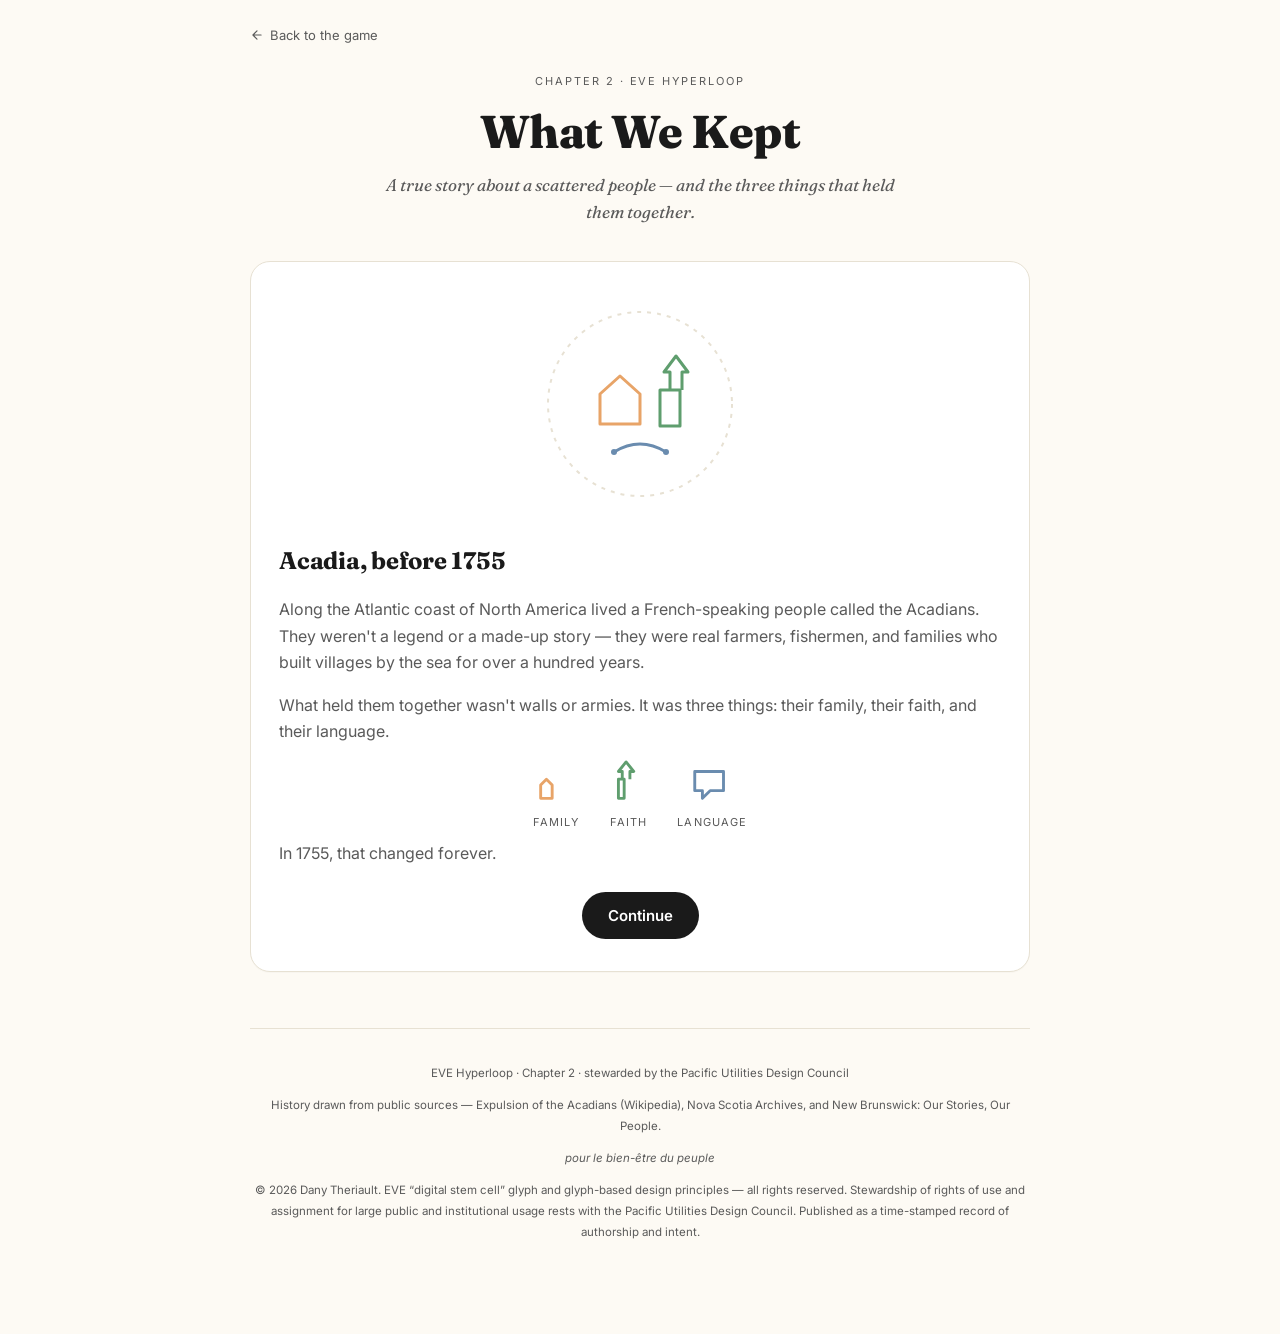
<file: game/what-we-kept.html>
<!doctype html>
<html lang="es">
  <head>
    <meta charset="UTF-8" />
    <meta name="viewport" content="width=device-width, initial-scale=1.0" />
    <title>Lo que conservamos — Capítulo 2 · EVE Hyperloop</title>
    <meta name="description" content="Un mini-juego educativo sobre la dispersión y supervivencia del pueblo acadiense — familia, lengua y fe. Capítulo 2 de EVE Hyperloop." />
    <meta name="robots" content="noindex,nofollow" />
    <link rel="preconnect" href="https://fonts.googleapis.com" />
    <link rel="preconnect" href="https://fonts.gstatic.com" crossorigin />
    <link href="https://fonts.googleapis.com/css2?family=Fraunces:opsz,wght@9..144,500;9..144,700;9..144,800&family=Inter:wght@400;500;600;700&display=swap" rel="stylesheet" />
    <style>
      :root{
        --bg:#fdfaf4;
        --ink:#1a1a1a;
        --ink-soft:#5a5a5a;
        --line:#e7e1d3;
        --circle:#e8a468;   /* family */
        --triangle:#5f9e6e; /* faith */
        --sphere:#6a8caf;   /* language */
        --serif:Fraunces,Georgia,serif;
        --sans:Inter,system-ui,-apple-system,sans-serif;
      }
      *{box-sizing:border-box}
      html,body{margin:0;padding:0;background:var(--bg);color:var(--ink);font-family:var(--sans);line-height:1.6;-webkit-font-smoothing:antialiased;overflow-x:hidden}
      .wrap{max-width:820px;margin:0 auto;padding:24px 20px 80px;position:relative}

      .lang-switch{position:fixed;top:18px;right:18px;display:flex;gap:6px;z-index:60;background:rgba(253,250,244,.9);backdrop-filter:blur(6px);padding:6px;border:1px solid var(--line);border-radius:999px}
      .lang-btn{appearance:none;border:none;background:transparent;cursor:pointer;width:34px;height:30px;border-radius:999px;font-size:18px;line-height:1;display:flex;align-items:center;justify-content:center;padding:0;transition:background .15s,transform .15s;opacity:.55}
      .lang-btn:hover{transform:translateY(-1px);opacity:1}
      .lang-btn.active{background:#fff;opacity:1;box-shadow:0 0 0 1px var(--line)}

      .back-link{display:inline-flex;align-items:center;gap:6px;font-size:13px;color:var(--ink-soft);text-decoration:none;margin-bottom:28px}
      .back-link:hover{color:var(--ink)}
      .back-link svg{width:14px;height:14px}

      header.hero{text-align:center;margin-bottom:36px}
      .stamp{font-size:11px;letter-spacing:.18em;text-transform:uppercase;color:var(--ink-soft);margin-bottom:16px}
      h1{font-family:var(--serif);font-weight:800;font-size:clamp(30px,6vw,46px);line-height:1.08;letter-spacing:-.01em;margin:0 0 14px}
      .tagline{font-family:var(--serif);font-style:italic;font-size:17px;color:var(--ink-soft);margin:0 auto;max-width:520px}

      /* stage shell */
      .stage{display:none}
      .stage.active{display:block;animation:fadein .5s ease}
      @keyframes fadein{from{opacity:0;transform:translateY(6px)}to{opacity:1;transform:translateY(0)}}

      .card{background:#fff;border:1px solid var(--line);border-radius:20px;padding:32px 28px;box-shadow:0 1px 0 rgba(0,0,0,.02)}
      .card p{font-size:16px;color:var(--ink-soft);line-height:1.65;margin:0 0 16px}
      .card p:last-child{margin-bottom:0}
      .card h2{font-family:var(--serif);font-weight:700;font-size:24px;margin:0 0 16px;letter-spacing:-.01em}

      .btn{display:inline-flex;align-items:center;gap:8px;background:var(--ink);color:#fff;border:none;padding:14px 26px;border-radius:999px;font-weight:600;font-size:15px;cursor:pointer;transition:background .15s,transform .1s;font-family:var(--sans)}
      .btn:hover{background:#333}
      .btn:active{transform:scale(.98)}
      .btn-row{text-align:center;margin-top:26px}
      .btn-ghost{background:transparent;color:var(--ink-soft);border:1px solid var(--line)}
      .btn-ghost:hover{background:#f5f2ea;color:var(--ink)}

      /* village circle illustration used in stage 1 + stage 3 */
      .village-figure{display:flex;justify-content:center;margin:0 0 28px}
      .village-figure svg{width:220px;height:220px}

      .trio{display:flex;justify-content:center;gap:26px;margin:0 0 8px}
      .trio-item{display:flex;flex-direction:column;align-items:center;gap:8px}
      .trio-item svg{width:46px;height:46px}
      .trio-label{font-size:11px;letter-spacing:.1em;text-transform:uppercase;color:var(--ink-soft)}

      /* Stage 2: scatter map */
      .map-shell{position:relative;background:linear-gradient(180deg,#eef3f6,#f7f4ec);border:1px solid var(--line);border-radius:20px;height:460px;overflow:hidden;margin-bottom:18px}
      .map-note{position:absolute;top:14px;left:16px;right:16px;text-align:center;font-size:12.5px;color:var(--ink-soft);z-index:5;pointer-events:none}
      .location{position:absolute;text-align:center;width:148px}
      .location-label{font-size:11px;font-weight:600;color:var(--ink-soft);letter-spacing:.03em;margin-top:6px;line-height:1.3}
      .loc-1{top:48%;left:4%}
      .loc-2{top:11%;left:36%}
      .loc-3{top:11%;right:3%}

      .hearth{position:absolute;bottom:8%;left:50%;transform:translateX(-50%);width:170px;height:170px;border:3px dashed var(--line);border-radius:50%;display:flex;align-items:center;justify-content:center;transition:border-color .3s,background .3s}
      .hearth svg{width:64px;height:64px;opacity:.25;transition:opacity .3s}
      .hearth.filling{border-color:var(--ink);background:rgba(255,255,255,.5)}
      .hearth-label{position:absolute;bottom:-26px;left:0;right:0;text-align:center;font-size:11.5px;color:var(--ink-soft);letter-spacing:.06em;text-transform:uppercase}

      .token{position:absolute;width:56px;height:56px;border-radius:50%;background:#fff;border:2px solid var(--line);display:flex;align-items:center;justify-content:center;cursor:grab;touch-action:none;box-shadow:0 3px 10px rgba(0,0,0,.08);transition:box-shadow .15s,transform .15s;z-index:10}
      .token:active{cursor:grabbing}
      .token.dragging{box-shadow:0 10px 22px rgba(0,0,0,.18);transform:scale(1.06);z-index:20}
      .token.placed{cursor:default;opacity:0;pointer-events:none}
      .token svg{width:30px;height:30px}
      .token-family{border-color:var(--circle)}
      .token-faith{border-color:var(--triangle)}
      .token-lang{border-color:var(--sphere)}

      .progress-row{display:flex;justify-content:center;gap:10px;margin:14px 0 4px}
      .progress-dot{width:10px;height:10px;border-radius:50%;background:var(--line);transition:background .3s,transform .3s}
      .progress-dot.on{transform:scale(1.15)}
      .progress-dot.on-family{background:var(--circle)}
      .progress-dot.on-faith{background:var(--triangle)}
      .progress-dot.on-lang{background:var(--sphere)}

      .hint{text-align:center;font-size:12.5px;color:var(--ink-soft);margin-top:10px}

      /* Stage 3 closing */
      .closing-card{text-align:center}
      .lesson{font-family:var(--serif);font-style:italic;font-size:19px;line-height:1.55;color:var(--ink);margin:20px auto 0;max-width:520px}

      footer{margin-top:56px;padding-top:22px;border-top:1px solid var(--line);text-align:center;font-size:11.5px;color:var(--ink-soft);line-height:1.8}
      footer a{color:var(--ink-soft)}

      @media (max-width:640px){
        .map-shell{height:640px}
        .location{width:260px}
        .loc-1{top:12%;left:50%;right:auto;transform:translateX(-50%);text-align:center}
        .loc-2{top:31%;left:50%;right:auto;transform:translateX(-50%);text-align:center}
        .loc-3{top:50%;left:50%;right:auto;transform:translateX(-50%);text-align:center}
        .hearth{bottom:10%;width:140px;height:140px}
        .card{padding:26px 20px}
        .trio{gap:16px}
      }
      @media (max-width:420px){
        .lang-switch{top:10px;right:10px}
      }
    </style>
  </head>
  <body>
    <nav class="lang-switch" aria-label="Selector de idioma / Language selector">
      <button class="lang-btn" data-lang="es" title="Español" aria-label="Español">🇪🇸</button>
      <button class="lang-btn" data-lang="en" title="English" aria-label="English">🇬🇧</button>
      <button class="lang-btn" data-lang="fr" title="Français" aria-label="Français">🇫🇷</button>
    </nav>

    <div class="wrap">
      <a class="back-link" href="./" data-i18n="backLink">
        <svg viewBox="0 0 24 24" fill="none" stroke="currentColor" stroke-width="2" stroke-linecap="round" stroke-linejoin="round"><path d="M19 12H5M12 19l-7-7 7-7"/></svg>
        <span data-i18n="backLinkText">Volver al juego</span>
      </a>

      <header class="hero">
        <div class="stamp" data-i18n="stamp">Capítulo 2 · EVE Hyperloop</div>
        <h1 data-i18n="title">Lo que conservamos</h1>
        <p class="tagline" data-i18n="tagline">Una historia real de un pueblo disperso — y de las tres cosas que lo mantuvieron unido.</p>
      </header>

      <!-- STAGE 0: intro -->
      <section class="stage active" id="stage-0">
        <div class="card">
          <div class="village-figure">
            <svg viewBox="0 0 220 220" aria-hidden="true">
              <circle cx="110" cy="110" r="92" fill="none" stroke="var(--line)" stroke-width="2" stroke-dasharray="4 6"/>
              <path d="M70 130 L70 100 L90 82 L110 100 L110 130 Z" fill="none" stroke="var(--circle)" stroke-width="3" stroke-linejoin="round"/>
              <path d="M130 132 L130 96 L150 96 L150 132 Z M140 96 L140 78 L134 78 L146 62 L158 78 L152 78 L152 96" fill="none" stroke="var(--triangle)" stroke-width="3" stroke-linejoin="round"/>
              <path d="M84 158 q26 -16 52 0" fill="none" stroke="var(--sphere)" stroke-width="3" stroke-linecap="round"/>
              <circle cx="84" cy="158" r="3" fill="var(--sphere)"/>
              <circle cx="136" cy="158" r="3" fill="var(--sphere)"/>
            </svg>
          </div>
          <h2 data-i18n="s0h">Acadia, antes de 1755</h2>
          <p data-i18n="s0p1">En las costas del Atlántico norteamericano vivía un pueblo francófono llamado los acadienses. No eran una leyenda ni una historia inventada — eran granjeros, pescadores y familias reales que construyeron aldeas junto al mar durante más de cien años.</p>
          <p data-i18n="s0p2">Lo que los mantenía unidos no eran murallas ni ejércitos. Eran tres cosas: su familia, su fe y su lengua.</p>
          <div class="trio" aria-hidden="true">
            <div class="trio-item">
              <svg viewBox="0 0 48 48"><path d="M8 40 L8 26 L14 20 L20 26 L20 40 Z" fill="none" stroke="var(--circle)" stroke-width="3" stroke-linejoin="round"/></svg>
              <span class="trio-label" data-i18n="labFamily">Familia</span>
            </div>
            <div class="trio-item">
              <svg viewBox="0 0 48 48"><path d="M14 40 L14 20 L20 20 L20 40 Z M18 20 L18 12 L14 12 L22 2 L30 12 L26 12 L26 20" fill="none" stroke="var(--triangle)" stroke-width="3" stroke-linejoin="round"/></svg>
              <span class="trio-label" data-i18n="labFaith">Fe</span>
            </div>
            <div class="trio-item">
              <svg viewBox="0 0 48 48"><path d="M6 12 h30 v20 h-14 l-8 8 v-8 h-8 z" fill="none" stroke="var(--sphere)" stroke-width="3" stroke-linejoin="round"/></svg>
              <span class="trio-label" data-i18n="labLang">Lengua</span>
            </div>
          </div>
          <p data-i18n="s0p3">En 1755, eso cambió para siempre.</p>
          <div class="btn-row">
            <button class="btn" data-goto="1" data-i18n="s0cta">Continuar</button>
          </div>
        </div>
      </section>

      <!-- STAGE 1: the expulsion -->
      <section class="stage" id="stage-1">
        <div class="card">
          <h2 data-i18n="s1h">El Grand Dérangement</h2>
          <p data-i18n="s1p1">Gobernantes británicos que querían las tierras acadienses ordenaron su expulsión. Soldados rodearon las iglesias, quemaron las casas y los campos para que nadie pudiera regresar, y separaron a las familias a propósito antes de subirlas a los barcos.</p>
          <p data-i18n="s1p2">De unos 14,000 acadienses, cerca de la mitad murió de enfermedad, hambre o naufragio. Los que sobrevivieron fueron dispersados por toda la costa atlántica, hasta Francia, Inglaterra y el Caribe. Es uno de los episodios más difíciles de la historia norteamericana — algunos historiadores lo llaman limpieza étnica; el gobierno de Nuevo Brunswick lo describe como genocidio cultural.</p>
          <p data-i18n="s1p3">Pero cuando los barcos los dispersaron, cada familia se llevó consigo las mismas tres cosas. Ayuda a reconstruir el pueblo — arrastra cada una hasta el nuevo hogar en el centro.</p>
          <div class="btn-row">
            <button class="btn" data-goto="1b" data-i18n="s1cta">Empezar la dispersión</button>
          </div>
        </div>
      </section>

      <!-- STAGE 1b: Evangeline -->
      <section class="stage" id="stage-1b">
        <div class="card">
          <h2 data-i18n="s1bh">La historia que los llevó</h2>
          <p data-i18n="s1bp1">Casi cien años después, en 1847, un poeta estadounidense llamado Henry Wadsworth Longfellow escribió "Evangeline: A Tale of Acadie" — la historia de una joven acadiense, Evangeline, separada de su prometido Gabriel el día de la deportación, que pasa toda su vida buscándolo entre los dispersos.</p>
          <p data-i18n="s1bp2">Evangeline nunca existió — es un personaje inventado. Pero la historia se volvió tan real para los acadienses dispersos que los ayudó a encontrarse de nuevo y a sentirse orgullosos de quiénes eran, generaciones después de que los barcos los separaran. Hoy hay una estatua de Evangeline en Grand-Pré, Nueva Escocia, y otra en St. Martinville, Luisiana — marcando las dos puntas de un mismo pueblo disperso.</p>
          <p data-i18n="s1bp3">No fue un código secreto ni una profecía — fue algo más simple y más fuerte: una historia que un pueblo entero decidió contarse a sí mismo, hasta que volvió a unirlos.</p>
          <div class="btn-row">
            <button class="btn" data-goto="2" data-i18n="s1bcta">Continuar</button>
          </div>
        </div>
      </section>

      <!-- STAGE 2: scatter puzzle -->
      <section class="stage" id="stage-2">
        <div class="map-shell" id="map-shell">
          <p class="map-note" data-i18n="mapNote">Arrastra cada forma hasta el nuevo hogar en el centro.</p>

          <div class="location loc-1">
            <div class="location-label" data-i18n="locLouisiane">Luisiana — futuro país cajún</div>
          </div>
          <div class="location loc-2">
            <div class="location-label" data-i18n="locQuebec">Québec y el río Miramichi</div>
          </div>
          <div class="location loc-3">
            <div class="location-label" data-i18n="locFrance">Francia e Inglaterra, como prisioneros</div>
          </div>

          <div class="token token-family" id="tok-family" style="top:64%;left:9%" data-piece="family">
            <svg viewBox="0 0 48 48"><path d="M8 40 L8 26 L14 20 L20 26 L20 40 Z" fill="none" stroke="var(--circle)" stroke-width="3" stroke-linejoin="round"/></svg>
          </div>
          <div class="token token-lang" id="tok-lang" style="top:20%;left:41%" data-piece="lang">
            <svg viewBox="0 0 48 48"><path d="M6 12 h30 v20 h-14 l-8 8 v-8 h-8 z" fill="none" stroke="var(--sphere)" stroke-width="3" stroke-linejoin="round"/></svg>
          </div>
          <div class="token token-faith" id="tok-faith" style="top:26%;right:8%" data-piece="faith">
            <svg viewBox="0 0 48 48"><path d="M14 40 L14 20 L20 20 L20 40 Z M18 20 L18 12 L14 12 L22 2 L30 12 L26 12 L26 20" fill="none" stroke="var(--triangle)" stroke-width="3" stroke-linejoin="round"/></svg>
          </div>

          <div class="hearth" id="hearth">
            <svg viewBox="0 0 64 64" aria-hidden="true"><circle cx="32" cy="32" r="26" fill="none" stroke="#1a1a1a" stroke-width="3"/></svg>
            <div class="hearth-label" data-i18n="hearthLabel">Nueva Acadia</div>
          </div>
        </div>
        <div class="progress-row" aria-hidden="true">
          <div class="progress-dot on-family" id="dot-family"></div>
          <div class="progress-dot on-faith" id="dot-faith"></div>
          <div class="progress-dot on-lang" id="dot-lang"></div>
        </div>
        <p class="hint" data-i18n="hint">Nada se pierde para siempre si alguien decide llevarlo consigo.</p>
      </section>

      <!-- STAGE 3: rebuilt / universal lesson -->
      <section class="stage" id="stage-3">
        <div class="card closing-card">
          <div class="village-figure">
            <svg viewBox="0 0 220 220" aria-hidden="true">
              <circle cx="110" cy="110" r="92" fill="none" stroke="var(--ink)" stroke-width="2.5"/>
              <path d="M70 130 L70 100 L90 82 L110 100 L110 130 Z" fill="none" stroke="var(--circle)" stroke-width="3.5" stroke-linejoin="round"/>
              <path d="M130 132 L130 96 L150 96 L150 132 Z M140 96 L140 78 L134 78 L146 62 L158 78 L152 78 L152 96" fill="none" stroke="var(--triangle)" stroke-width="3.5" stroke-linejoin="round"/>
              <path d="M84 158 q26 -16 52 0" fill="none" stroke="var(--sphere)" stroke-width="3.5" stroke-linecap="round"/>
            </svg>
          </div>
          <h2 data-i18n="s3h">La lengua todavía se habla.</h2>
          <p data-i18n="s3p1">Hoy, más de 250 años después, los descendientes de los acadienses todavía hablan francés, todavía tienen sus aldeas, y todavía tienen sus iglesias — en Luisiana los llaman cajunes, y en Nuevo Brunswick y Nueva Escocia siguen llamándose acadienses. Los que quisieron borrarlos no lo lograron.</p>
          <p class="lesson" data-i18n="s3lesson">Cuando algo más grande que tú intenta borrarte, lo que te salva es aquello que te niegas a soltar — tu gente, tu fe, tu manera de hablar. Eso no es solo una lección acadiense. Es para cualquier niño, en cualquier lugar, que alguna vez se haya sentido demasiado pequeño frente a algo demasiado grande.</p>
          <div class="btn-row">
            <button class="btn btn-ghost" data-goto="0" data-i18n="s3replay">Volver a empezar</button>
            <a class="btn" style="margin-left:10px" href="./" data-i18n="s3back">Volver al juego principal</a>
          </div>
        </div>
      </section>

      <footer>
        <p data-i18n="footerLine">EVE Hyperloop · Capítulo 2 · administrado por el Pacific Utilities Design Council</p>
        <p data-i18n="footerSources">Historia basada en fuentes públicas — Expulsión de los acadienses (Wikipedia), Archivos de Nueva Escocia, y Nuevo Brunswick: Nuestras historias, nuestra gente.</p>
        <p style="font-style:italic">pour le bien-être du peuple</p>
        <p>© 2026 Dany Theriault. EVE “digital stem cell” glyph and glyph-based design principles — all rights reserved. Stewardship of rights of use and assignment for large public and institutional usage rests with the Pacific Utilities Design Council. Published as a time-stamped record of authorship and intent.</p>
      </footer>
    </div>

    <script>
      const I18N = {
        es: {
          docTitle: "Lo que conservamos — Capítulo 2 · EVE Hyperloop",
          backLinkText: "Volver al juego",
          stamp: "Capítulo 2 · EVE Hyperloop",
          title: "Lo que conservamos",
          tagline: "Una historia real de un pueblo disperso — y de las tres cosas que lo mantuvieron unido.",
          s0h: "Acadia, antes de 1755",
          s0p1: "En las costas del Atlántico norteamericano vivía un pueblo francófono llamado los acadienses. No eran una leyenda ni una historia inventada — eran granjeros, pescadores y familias reales que construyeron aldeas junto al mar durante más de cien años.",
          s0p2: "Lo que los mantenía unidos no eran murallas ni ejércitos. Eran tres cosas: su familia, su fe y su lengua.",
          labFamily: "Familia", labFaith: "Fe", labLang: "Lengua",
          s0p3: "En 1755, eso cambió para siempre.",
          s0cta: "Continuar",
          s1h: "El Grand Dérangement",
          s1p1: "Gobernantes británicos que querían las tierras acadienses ordenaron su expulsión. Soldados rodearon las iglesias, quemaron las casas y los campos para que nadie pudiera regresar, y separaron a las familias a propósito antes de subirlas a los barcos.",
          s1p2: "De unos 14,000 acadienses, cerca de la mitad murió de enfermedad, hambre o naufragio. Los que sobrevivieron fueron dispersados por toda la costa atlántica, hasta Francia, Inglaterra y el Caribe. Es uno de los episodios más difíciles de la historia norteamericana — algunos historiadores lo llaman limpieza étnica; el gobierno de Nuevo Brunswick lo describe como genocidio cultural.",
          s1p3: "Pero cuando los barcos los dispersaron, cada familia se llevó consigo las mismas tres cosas. Ayuda a reconstruir el pueblo — arrastra cada una hasta el nuevo hogar en el centro.",
          s1cta: "Empezar la dispersión",
          s1bh: "La historia que los llevó",
          s1bp1: "Casi cien años después, en 1847, un poeta estadounidense llamado Henry Wadsworth Longfellow escribió \"Evangeline: A Tale of Acadie\" — la historia de una joven acadiense, Evangeline, separada de su prometido Gabriel el día de la deportación, que pasa toda su vida buscándolo entre los dispersos.",
          s1bp2: "Evangeline nunca existió — es un personaje inventado. Pero la historia se volvió tan real para los acadienses dispersos que los ayudó a encontrarse de nuevo y a sentirse orgullosos de quiénes eran, generaciones después de que los barcos los separaran. Hoy hay una estatua de Evangeline en Grand-Pré, Nueva Escocia, y otra en St. Martinville, Luisiana — marcando las dos puntas de un mismo pueblo disperso.",
          s1bp3: "No fue un código secreto ni una profecía — fue algo más simple y más fuerte: una historia que un pueblo entero decidió contarse a sí mismo, hasta que volvió a unirlos.",
          s1bcta: "Continuar",
          mapNote: "Arrastra cada forma hasta el nuevo hogar en el centro.",
          locLouisiane: "Luisiana — futuro país cajún",
          locQuebec: "Québec y el río Miramichi",
          locFrance: "Francia e Inglaterra, como prisioneros",
          hearthLabel: "Nueva Acadia",
          hint: "Nada se pierde para siempre si alguien decide llevarlo consigo.",
          s3h: "La lengua todavía se habla.",
          s3p1: "Hoy, más de 250 años después, los descendientes de los acadienses todavía hablan francés, todavía tienen sus aldeas, y todavía tienen sus iglesias — en Luisiana los llaman cajunes, y en Nuevo Brunswick y Nueva Escocia siguen llamándose acadienses. Los que quisieron borrarlos no lo lograron.",
          s3lesson: "Cuando algo más grande que tú intenta borrarte, lo que te salva es aquello que te niegas a soltar — tu gente, tu fe, tu manera de hablar. Eso no es solo una lección acadiense. Es para cualquier niño, en cualquier lugar, que alguna vez se haya sentido demasiado pequeño frente a algo demasiado grande.",
          s3replay: "Volver a empezar",
          s3back: "Volver al juego principal",
          footerLine: "EVE Hyperloop · Capítulo 2 · administrado por el Pacific Utilities Design Council",
          footerSources: "Historia basada en fuentes públicas — Expulsión de los acadienses (Wikipedia), Archivos de Nueva Escocia, y Nuevo Brunswick: Nuestras historias, nuestra gente."
        },
        en: {
          docTitle: "What We Kept — Chapter 2 · EVE Hyperloop",
          backLinkText: "Back to the game",
          stamp: "Chapter 2 · EVE Hyperloop",
          title: "What We Kept",
          tagline: "A true story about a scattered people — and the three things that held them together.",
          s0h: "Acadia, before 1755",
          s0p1: "Along the Atlantic coast of North America lived a French-speaking people called the Acadians. They weren't a legend or a made-up story — they were real farmers, fishermen, and families who built villages by the sea for over a hundred years.",
          s0p2: "What held them together wasn't walls or armies. It was three things: their family, their faith, and their language.",
          labFamily: "Family", labFaith: "Faith", labLang: "Language",
          s0p3: "In 1755, that changed forever.",
          s0cta: "Continue",
          s1h: "The Great Upheaval",
          s1p1: "British rulers who wanted Acadian land ordered their expulsion. Soldiers surrounded the churches, burned homes and fields so no one could return, and deliberately separated families before loading them onto ships.",
          s1p2: "Of roughly 14,000 Acadians, about half died of disease, starvation, or shipwreck. Survivors were scattered across the Atlantic seaboard, all the way to France, England, and the Caribbean. It's one of the hardest chapters in North American history — some historians call it ethnic cleansing; New Brunswick's own provincial program describes it as cultural genocide.",
          s1p3: "But when the ships scattered them, every family carried the same three things with them. Help rebuild the village — drag each one into the new home at the center.",
          s1cta: "Begin the scattering",
          s1bh: "The story that carried them",
          s1bp1: "Almost a hundred years later, in 1847, an American poet named Henry Wadsworth Longfellow wrote \"Evangeline: A Tale of Acadie\" — the story of a young Acadian woman, Evangeline, separated from her fiancé Gabriel on the day of the deportation, who spends her whole life searching for him among the scattered.",
          s1bp2: "Evangeline never existed — she's a made-up character. But the story became so real to the scattered Acadians that it helped them find each other again and feel proud of who they were, generations after the ships tore them apart. Today there's a statue of Evangeline in Grand-Pré, Nova Scotia, and another in St. Martinville, Louisiana — marking the two ends of one scattered people.",
          s1bp3: "It wasn't a secret code or a prophecy — it was something simpler and stronger: a story a whole people chose to tell themselves, until it brought them back together.",
          s1bcta: "Continue",
          mapNote: "Drag each shape into the new home at the center.",
          locLouisiane: "Louisiana — future Cajun country",
          locQuebec: "Quebec and the Miramichi River",
          locFrance: "France and England, as prisoners",
          hearthLabel: "New Acadia",
          hint: "Nothing is lost forever if someone chooses to carry it with them.",
          s3h: "The language is still spoken.",
          s3p1: "Today, more than 250 years later, Acadian descendants still speak French, still have their villages, and still have their churches — in Louisiana they're called Cajuns, and in New Brunswick and Nova Scotia they're still Acadians. The people who tried to erase them didn't succeed.",
          s3lesson: "When something bigger than you tries to erase you, what saves you is whatever you refuse to let go of — your people, your faith, your way of speaking. That's not just an Acadian lesson. It's for any kid, anywhere, who has ever felt too small next to something too big.",
          s3replay: "Start over",
          s3back: "Back to the main game",
          footerLine: "EVE Hyperloop · Chapter 2 · stewarded by the Pacific Utilities Design Council",
          footerSources: "History drawn from public sources — Expulsion of the Acadians (Wikipedia), Nova Scotia Archives, and New Brunswick: Our Stories, Our People."
        },
        fr: {
          docTitle: "Ce que nous avons gardé — Chapitre 2 · EVE Hyperloop",
          backLinkText: "Retour au jeu",
          stamp: "Chapitre 2 · EVE Hyperloop",
          title: "Ce que nous avons gardé",
          tagline: "Une histoire vraie d'un peuple dispersé — et des trois choses qui l'ont maintenu uni.",
          s0h: "L'Acadie, avant 1755",
          s0p1: "Sur les côtes de l'Atlantique nord-américain vivait un peuple francophone appelé les Acadiens. Ce n'était pas une légende ni une histoire inventée — c'étaient de vrais fermiers, pêcheurs et familles qui ont bâti des villages au bord de la mer pendant plus de cent ans.",
          s0p2: "Ce qui les tenait unis n'était ni des murs ni des armées. C'étaient trois choses : leur famille, leur foi et leur langue.",
          labFamily: "Famille", labFaith: "Foi", labLang: "Langue",
          s0p3: "En 1755, tout a changé pour toujours.",
          s0cta: "Continuer",
          s1h: "Le Grand Dérangement",
          s1p1: "Des dirigeants britanniques qui voulaient les terres acadiennes ont ordonné leur expulsion. Des soldats ont encerclé les églises, brûlé les maisons et les champs pour empêcher tout retour, et séparé les familles délibérément avant de les embarquer.",
          s1p2: "Sur environ 14 000 Acadiens, près de la moitié est morte de maladie, de faim ou de naufrage. Les survivants ont été dispersés le long de la côte atlantique, jusqu'en France, en Angleterre et dans les Caraïbes. C'est l'un des chapitres les plus difficiles de l'histoire nord-américaine — certains historiens parlent de nettoyage ethnique; le gouvernement du Nouveau-Brunswick le décrit comme un génocide culturel.",
          s1p3: "Mais quand les navires les ont dispersés, chaque famille a emporté avec elle les trois mêmes choses. Aide à reconstruire le village — fais glisser chacune vers le nouveau foyer, au centre.",
          s1cta: "Commencer la dispersion",
          s1bh: "L'histoire qui les a portés",
          s1bp1: "Presque cent ans plus tard, en 1847, un poète américain nommé Henry Wadsworth Longfellow a écrit \"Evangeline: A Tale of Acadie\" — l'histoire d'une jeune Acadienne, Évangéline, séparée de son fiancé Gabriel le jour de la déportation, qui passe toute sa vie à le chercher parmi les dispersés.",
          s1bp2: "Évangéline n'a jamais existé — c'est un personnage inventé. Mais l'histoire est devenue si réelle pour les Acadiens dispersés qu'elle les a aidés à se retrouver et à être fiers de qui ils étaient, des générations après que les navires les ont séparés. Aujourd'hui, il y a une statue d'Évangéline à Grand-Pré, en Nouvelle-Écosse, et une autre à St. Martinville, en Louisiane — marquant les deux bouts d'un même peuple dispersé.",
          s1bp3: "Ce n'était ni un code secret ni une prophétie — c'était quelque chose de plus simple et de plus fort : une histoire qu'un peuple entier a choisi de se raconter, jusqu'à ce qu'elle les réunisse.",
          s1bcta: "Continuer",
          mapNote: "Fais glisser chaque forme vers le nouveau foyer, au centre.",
          locLouisiane: "Louisiane — futur pays cadien",
          locQuebec: "Québec et la rivière Miramichi",
          locFrance: "France et Angleterre, comme prisonniers",
          hearthLabel: "Nouvelle Acadie",
          hint: "Rien n'est jamais perdu pour de bon si quelqu'un choisit de l'emporter avec lui.",
          s3h: "La langue se parle encore.",
          s3p1: "Aujourd'hui, plus de 250 ans plus tard, les descendants acadiens parlent encore français, ont encore leurs villages, et ont encore leurs églises — en Louisiane on les appelle Cadiens, et au Nouveau-Brunswick et en Nouvelle-Écosse ils sont toujours Acadiens. Ceux qui ont voulu les effacer n'ont pas réussi.",
          s3lesson: "Quand quelque chose de plus grand que toi essaie de t'effacer, ce qui te sauve, c'est ce que tu refuses de lâcher — ton peuple, ta foi, ta façon de parler. Ce n'est pas seulement une leçon acadienne. C'est pour tout enfant, n'importe où, qui s'est déjà senti trop petit face à quelque chose de trop grand.",
          s3replay: "Recommencer",
          s3back: "Retour au jeu principal",
          footerLine: "EVE Hyperloop · Chapitre 2 · sous l'intendance du Pacific Utilities Design Council",
          footerSources: "Histoire basée sur des sources publiques — Expulsion des Acadiens (Wikipédia), Archives de la Nouvelle-Écosse, et Nouveau-Brunswick : Nos histoires, notre peuple."
        }
      };

      function applyLang(lang){
        const dict = I18N[lang] || I18N.es;
        document.documentElement.lang = lang;
        document.title = dict.docTitle;
        document.querySelectorAll("[data-i18n]").forEach(el => {
          const key = el.getAttribute("data-i18n");
          if (dict[key] !== undefined) el.textContent = dict[key];
        });
        document.querySelectorAll(".lang-btn").forEach(b => {
          b.classList.toggle("active", b.getAttribute("data-lang") === lang);
        });
        try { localStorage.setItem("eve-lang", lang); } catch(e){}
      }
      document.querySelectorAll(".lang-btn").forEach(btn => {
        btn.addEventListener("click", () => applyLang(btn.getAttribute("data-lang")));
      });
      (function(){
        let initial = "es";
        try {
          const saved = localStorage.getItem("eve-lang");
          if (saved && I18N[saved]) initial = saved;
          else { const nav = (navigator.language||"es").slice(0,2).toLowerCase(); if (I18N[nav]) initial = nav; }
        } catch(e){}
        applyLang(initial);
      })();

      // ---- stage navigation ----
      const stages = Array.from(document.querySelectorAll(".stage"));
      function gotoStage(n){
        stages.forEach(s => s.classList.remove("active"));
        const target = document.getElementById("stage-" + n);
        if (target) target.classList.add("active");
        window.scrollTo({top:0, behavior:"smooth"});
        if (String(n) === "2") resetPuzzle();
      }
      document.querySelectorAll("[data-goto]").forEach(btn => {
        btn.addEventListener("click", () => gotoStage(btn.getAttribute("data-goto")));
      });

      // ---- tiny procedural audio ----
      let audioCtx;
      function ensureAudio(){ if (!audioCtx) { try { audioCtx = new (window.AudioContext||window.webkitAudioContext)(); } catch(e){} } }
      document.addEventListener("pointerdown", ensureAudio, { once:true });
      function chime(freq, dur){
        if (!audioCtx) return;
        try{
          const osc = audioCtx.createOscillator();
          const gain = audioCtx.createGain();
          osc.type = "sine";
          osc.frequency.value = freq;
          gain.gain.setValueAtTime(0.0001, audioCtx.currentTime);
          gain.gain.linearRampToValueAtTime(0.16, audioCtx.currentTime + 0.02);
          gain.gain.exponentialRampToValueAtTime(0.0001, audioCtx.currentTime + dur);
          osc.connect(gain).connect(audioCtx.destination);
          osc.start();
          osc.stop(audioCtx.currentTime + dur + 0.02);
        } catch(e){}
      }

      // ---- drag & drop puzzle ----
      const mapShell = document.getElementById("map-shell");
      const hearth = document.getElementById("hearth");
      const placed = { family:false, faith:false, lang:false };
      let dragEl = null, offX = 0, offY = 0;

      function resetPuzzle(){
        placed.family = placed.faith = placed.lang = false;
        ["family","faith","lang"].forEach(k => {
          const dot = document.getElementById("dot-" + k);
          if (dot) dot.classList.remove("on");
        });
        hearth.classList.remove("filling");
        document.querySelectorAll(".token").forEach(t => t.classList.remove("placed"));
        const isMobile = window.innerWidth <= 640;
        const positions = isMobile ? {
          "tok-family": {top:"19%", left:"calc(50% - 28px)", right:"auto"},
          "tok-lang": {top:"38%", left:"calc(50% - 28px)", right:"auto"},
          "tok-faith": {top:"57%", left:"calc(50% - 28px)", right:"auto"}
        } : {
          "tok-family": {top:"66%", left:"9%", right:"auto"},
          "tok-lang": {top:"25%", left:"41%", right:"auto"},
          "tok-faith": {top:"25%", left:"auto", right:"8%"}
        };
        Object.entries(positions).forEach(([id, pos]) => {
          const el = document.getElementById(id);
          if (!el) return;
          el.style.top = pos.top;
          el.style.left = pos.left;
          el.style.right = pos.right;
        });
      }

      let resizeTimer;
      window.addEventListener("resize", () => {
        clearTimeout(resizeTimer);
        resizeTimer = setTimeout(() => {
          const stage2 = document.getElementById("stage-2");
          if (stage2 && stage2.classList.contains("active") && !dragEl) resetPuzzle();
        }, 200);
      });

      function startDrag(e, token){
        e.preventDefault();
        dragEl = token;
        const rect = token.getBoundingClientRect();
        const point = e.touches ? e.touches[0] : e;
        offX = point.clientX - rect.left;
        offY = point.clientY - rect.top;
        token.classList.add("dragging");
        token.style.right = "auto";
      }
      function moveDrag(e){
        if (!dragEl) return;
        const point = e.touches ? e.touches[0] : e;
        const shellRect = mapShell.getBoundingClientRect();
        let x = point.clientX - shellRect.left - offX;
        let y = point.clientY - shellRect.top - offY;
        x = Math.max(-10, Math.min(shellRect.width - 46, x));
        y = Math.max(-10, Math.min(shellRect.height - 46, y));
        dragEl.style.left = x + "px";
        dragEl.style.top = y + "px";
      }
      function endDrag(){
        if (!dragEl) return;
        const tokenRect = dragEl.getBoundingClientRect();
        const hearthRect = hearth.getBoundingClientRect();
        const tCx = tokenRect.left + tokenRect.width/2;
        const tCy = tokenRect.top + tokenRect.height/2;
        const hCx = hearthRect.left + hearthRect.width/2;
        const hCy = hearthRect.top + hearthRect.height/2;
        const dist = Math.hypot(tCx-hCx, tCy-hCy);
        dragEl.classList.remove("dragging");
        if (dist < hearthRect.width/2) {
          const piece = dragEl.getAttribute("data-piece");
          placed[piece] = true;
          const dot = document.getElementById("dot-" + piece);
          if (dot) dot.classList.add("on");
          dragEl.classList.add("placed");
          hearth.classList.add("filling");
          chime(piece === "family" ? 440 : piece === "faith" ? 523 : 587, 0.5);
          if (placed.family && placed.faith && placed.lang) {
            chime(660, 0.7);
            setTimeout(() => gotoStage(3), 700);
          }
        }
        dragEl = null;
      }

      document.querySelectorAll(".token").forEach(token => {
        token.addEventListener("mousedown", e => startDrag(e, token));
        token.addEventListener("touchstart", e => startDrag(e, token), {passive:false});
      });
      window.addEventListener("mousemove", moveDrag);
      window.addEventListener("touchmove", e => { if (dragEl) e.preventDefault(); moveDrag(e); }, {passive:false});
      window.addEventListener("mouseup", endDrag);
      window.addEventListener("touchend", endDrag);
    </script>
  </body>
</html>
</file>
<file: assets/index-DWwtbnVx.css>
:root{--bg: #0a0d14;--bg-elev: #111623;--bg-card: #151b2b;--border: #232b40;--border-strong: #303a55;--text: #e6ebf5;--text-muted: #8b94ad;--text-dim: #5b6478;--accent: #d97a2c;--accent-strong: #f3a25a;--green: #34d399;--red: #b8693a;--amber: #f3a25a;--sap-blue: #d97a2c;--grid: #1c2336;--radius: 10px;--shadow: 0 1px 2px rgba(0,0,0,.4), 0 8px 24px rgba(0,0,0,.25)}:root.light{--bg: #f7f8fc;--bg-elev: #ffffff;--bg-card: #ffffff;--border: #e3e6ee;--border-strong: #c8cdda;--text: #1a1f2e;--text-muted: #5a6275;--text-dim: #8b94ad;--accent: #b8693a;--accent-strong: #d97a2c;--green: #059669;--red: #9a4a3a;--amber: #d97a2c;--sap-blue: #b8693a;--grid: #e8ebf2;--shadow: 0 1px 2px rgba(0,0,0,.04), 0 4px 12px rgba(0,0,0,.06)}*{box-sizing:border-box}html,body,#root{height:100%}body{margin:0;font-family:Inter,-apple-system,BlinkMacSystemFont,system-ui,sans-serif;background:var(--bg);color:var(--text);font-size:14px;line-height:1.5;-webkit-font-smoothing:antialiased;text-rendering:optimizeLegibility}.mono{font-family:JetBrains Mono,ui-monospace,SFMono-Regular,Menlo,monospace;font-variant-numeric:tabular-nums}.app{min-height:100%;max-width:1400px;margin:0 auto;padding:24px 28px 56px}.header{display:flex;align-items:center;justify-content:space-between;gap:24px;padding-bottom:20px;margin-bottom:24px;border-bottom:1px solid var(--border)}.brand{display:flex;align-items:center;gap:14px}.brand-mark{width:44px;height:44px;border-radius:10px;background:linear-gradient(135deg,#0f1320,#2a3147);display:flex;align-items:center;justify-content:center;font-weight:800;font-size:14px;color:#fff;letter-spacing:.5px;box-shadow:0 0 0 1px #ffffff0f,0 6px 18px #00000059}.brand-mark.eve-mark svg{display:block}.brand-title{font-size:20px;font-weight:700;letter-spacing:-.01em}.brand-sub{font-size:13px;color:var(--text-muted);margin-top:4px;font-family:Georgia,"Times New Roman",serif;font-style:italic;letter-spacing:.01em}.header-actions{display:flex;align-items:center;gap:10px}.btn{display:inline-flex;align-items:center;gap:6px;padding:8px 14px;border-radius:8px;background:var(--bg-card);border:1px solid var(--border);color:var(--text);font:500 13px/1 Inter,sans-serif;cursor:pointer;transition:background .12s,border-color .12s,transform 80ms}.btn:hover{background:var(--bg-elev);border-color:var(--border-strong)}.btn:active{transform:translateY(1px)}.btn-primary{background:var(--accent);border-color:var(--accent);color:#fff}.btn-primary:hover{background:var(--accent-strong);border-color:var(--accent-strong)}.live-dot{display:inline-block;width:7px;height:7px;border-radius:50%;background:var(--green);box-shadow:0 0 0 0 var(--green);animation:pulse 2s infinite}@keyframes pulse{0%{box-shadow:0 0 #34d3998c}70%{box-shadow:0 0 0 8px #34d39900}to{box-shadow:0 0 #34d39900}}.status-pill{display:inline-flex;align-items:center;gap:7px;padding:6px 10px;border-radius:999px;background:var(--bg-card);border:1px solid var(--border);font-size:12px;color:var(--text-muted)}.threshold-strip{display:flex;gap:16px;flex-wrap:wrap;padding:12px 16px;background:var(--bg-card);border:1px solid var(--border);border-radius:var(--radius);margin-bottom:20px;box-shadow:var(--shadow)}.threshold-item{display:flex;align-items:center;gap:8px;font-size:12px}.threshold-item .label{color:var(--text-muted)}.threshold-item .value{font-weight:600;color:var(--text)}.threshold-item .state{padding:2px 8px;border-radius:4px;font-size:11px;font-weight:600}.state-active{background:#f8717126;color:var(--red)}.state-nominal{background:#34d3991f;color:var(--green)}.state-warn{background:#fbbf2426;color:var(--amber)}.grid{display:grid;grid-template-columns:360px 1fr;gap:20px}@media (max-width: 900px){.grid{grid-template-columns:1fr}.app{padding:16px}}.col{display:flex;flex-direction:column;gap:20px}.card{background:var(--bg-card);border:1px solid var(--border);border-radius:var(--radius);padding:18px 20px;box-shadow:var(--shadow)}.card-head{display:flex;justify-content:space-between;align-items:center;margin-bottom:14px}.card-title{font-size:13px;font-weight:600;color:var(--text-muted);text-transform:uppercase;letter-spacing:.06em}.card-tag{font-size:11px;padding:3px 8px;border-radius:4px;background:var(--bg-elev);color:var(--text-muted);border:1px solid var(--border)}.ticker .price-row{display:flex;align-items:baseline;gap:10px;margin-bottom:4px}.ticker .price{font-size:32px;font-weight:700;letter-spacing:-.02em}.ticker .delta{font-size:14px;font-weight:600}.delta.up{color:var(--green)}.delta.down{color:var(--red)}.ticker .timestamp{font-size:11px;color:var(--text-dim);margin-top:6px}.kv-grid{display:grid;grid-template-columns:1fr 1fr;gap:8px 18px;margin-top:14px;padding-top:14px;border-top:1px dashed var(--border)}.kv .k{font-size:11px;color:var(--text-muted);text-transform:uppercase;letter-spacing:.04em}.kv .v{font-size:13px;font-weight:500;margin-top:1px}.si-grid{display:grid;grid-template-columns:1fr 1fr;gap:14px 18px}.si-item .label{font-size:11px;color:var(--text-muted);text-transform:uppercase;letter-spacing:.04em}.si-item .value{font-size:18px;font-weight:600;margin-top:3px}.si-item .sub{font-size:11px;color:var(--text-dim);margin-top:2px}.trend-up:before{content:"▲";color:var(--red);font-size:10px;margin-right:4px}.trend-down:before{content:"▼";color:var(--green);font-size:10px;margin-right:4px}.chart-card{padding:18px 20px 16px}.chart-card .card-head{margin-bottom:8px}.chart-meta{font-size:11px;color:var(--text-dim);margin-top:4px}.alert-list{display:flex;flex-direction:column;gap:8px;max-height:320px;overflow-y:auto;padding-right:4px}.alert-list::-webkit-scrollbar{width:6px}.alert-list::-webkit-scrollbar-thumb{background:var(--border-strong);border-radius:3px}.alert-row{display:flex;justify-content:space-between;align-items:center;padding:10px 12px;background:var(--bg-elev);border-left:3px solid var(--border-strong);border-radius:6px;font-size:12px}.alert-row.up{border-left-color:var(--green)}.alert-row.down{border-left-color:var(--red)}.alert-row .when{color:var(--text-muted);font-size:11px}.alert-row .what{font-weight:600}.alert-empty{font-size:12px;color:var(--text-dim);text-align:center;padding:24px 0}.footer{margin-top:28px;font-size:11px;color:var(--text-dim);text-align:center;line-height:1.6}.footer a{color:var(--text-muted);text-decoration:none}.footer a:hover{color:var(--accent)}.hsp{margin:16px 24px 0;display:flex;flex-direction:column;gap:12px}.hsp-strip{border-radius:10px;padding:16px 20px;background:#ffffff05;border:1px solid var(--border, #2a3148)}.hsp-stripe{display:flex;align-items:center;justify-content:space-between;gap:24px;flex-wrap:wrap}.hsp-label{display:flex;flex-direction:column;gap:6px}.hsp-pill{display:inline-block;align-self:flex-start;padding:3px 10px;border-radius:999px;font-size:10.5px;font-weight:600;letter-spacing:.4px;background:transparent;border:1px solid currentColor;text-transform:none}.hsp-sub{font-size:12.5px;color:var(--muted, #8a93a8);max-width:560px}.hsp-level{display:flex;align-items:center;gap:14px}.hsp-level-num{font-size:28px;font-weight:600;line-height:1;letter-spacing:.2px}.hsp-level-text{display:flex;flex-direction:column;gap:2px}.hsp-tier-name{font-size:15px;font-weight:700;color:var(--fg, #e6ebf5)}.hsp-tier-ines{font-size:11.5px;text-transform:uppercase;letter-spacing:.8px;color:var(--muted, #8a93a8)}.hsp-desc{margin-top:10px;font-size:12.5px;color:var(--muted, #8a93a8);line-height:1.55}.hsp-desc strong{color:var(--fg, #e6ebf5)}.hsp-driver{margin-left:6px}.hsp-asof{margin-left:6px;opacity:.85}.hsp-grid{display:grid;grid-template-columns:1fr 1.4fr;gap:12px}@media (max-width: 1100px){.hsp-grid{grid-template-columns:1fr}}.hsp-card{background:var(--card, rgba(255,255,255,.02));border:1px solid var(--border, #2a3148);border-radius:10px;padding:14px 16px}.hsp-card-title{font-size:12px;text-transform:uppercase;letter-spacing:1.1px;color:var(--muted, #8a93a8);margin-bottom:12px}.hsp-areas{display:grid;grid-template-columns:repeat(3,1fr);gap:8px}@media (max-width: 720px){.hsp-areas{grid-template-columns:1fr}}.hsp-area{position:relative;background:#ffffff04;border:1px solid var(--border, #2a3148);border-radius:8px;padding:26px 12px 10px;display:flex;flex-direction:column;gap:6px}.hsp-area.is-driver{border-color:#b4bed266;background:#ffffff06}.hsp-area-head{display:flex;align-items:center;gap:8px}.hsp-area-short{display:inline-block;padding:2px 6px;border-radius:3px;font-size:10px;font-weight:700;color:#fff;letter-spacing:.5px}.hsp-area-label{font-size:12px;font-weight:600;color:var(--fg, #e6ebf5)}.hsp-area-score{font-size:18px;font-weight:600;line-height:1;margin-top:2px}.hsp-area-meta{display:flex;flex-direction:column;gap:2px;font-size:11px;color:var(--muted, #8a93a8)}.hsp-area-role{font-style:italic;opacity:.8}.hsp-driver-badge{position:absolute;top:6px;left:12px;font-size:10px;font-weight:500;letter-spacing:.2px;font-style:italic;color:var(--muted, #8a93a8)}.hsp-rule{margin-top:10px;font-size:11.5px;color:var(--muted, #8a93a8);line-height:1.5}.hsp-rule strong{color:var(--fg, #e6ebf5)}.hsp-table{width:100%;border-collapse:collapse;font-size:12px}.hsp-table th,.hsp-table td{text-align:left;padding:6px 8px;border-bottom:1px solid var(--border, #2a3148)}.hsp-table th{font-size:10.5px;text-transform:uppercase;letter-spacing:.6px;color:var(--muted, #8a93a8);font-weight:600}.hsp-table .r{text-align:right}.hsp-td-label{color:var(--fg, #e6ebf5)}.hsp-table-full{margin-top:8px;font-size:11.5px}.hsp-rationale{font-size:10.5px;color:var(--muted, #8a93a8);font-style:italic;margin-top:2px}.hsp-details{margin-top:10px;font-size:12px}.hsp-details summary{cursor:pointer;color:var(--muted, #8a93a8);padding:4px 0;-webkit-user-select:none;user-select:none}.hsp-details summary:hover{color:var(--fg, #e6ebf5)}.hsp-refs{margin-top:10px;font-size:11px;color:var(--muted, #8a93a8);line-height:1.5}.hsp-refs a{color:var(--eve-orange-light, #f3a25a);text-decoration:none}.hsp-refs a:hover{text-decoration:underline}.hsp-meta-row{margin-top:8px;font-size:12px;color:var(--muted, #8a93a8);line-height:1.5;display:flex;flex-wrap:wrap;gap:14px}.hsp-meta-row strong{color:var(--fg, #e6ebf5)}.hsp-evidence-row{margin-top:12px;padding-top:10px;border-top:1px dashed rgba(180,190,210,.18);font-size:12px;color:var(--muted, #8a93a8)}.hsp-evidence-label{display:inline-block;margin-right:8px;font-weight:600;color:var(--fg, #e6ebf5);font-size:11.5px;text-transform:uppercase;letter-spacing:.6px}.hsp-evidence-list{display:inline;list-style:none;margin:0;padding:0}.hsp-evidence-list li{display:inline}.hsp-evidence-list li:not(:last-child):after{content:" · ";color:var(--muted, #8a93a8);opacity:.6}.hsp-evidence-list a{color:var(--eve-orange-light, #f3a25a);text-decoration:none}.hsp-evidence-list a:hover{text-decoration:underline}.hsp-evidence-inline{margin-top:4px;font-size:11px;color:var(--muted, #8a93a8);font-style:italic}.hsp-evidence-inline a{color:var(--eve-orange-light, #f3a25a);text-decoration:none;font-style:normal}.hsp-evidence-inline a:hover{text-decoration:underline}.hsp-ignition{margin:14px 0 18px;padding:14px 16px;border:1px solid var(--border, #2a3245);border-radius:10px;background:var(--card-bg, rgba(255,255,255,.02))}.hsp-ignition-head{display:flex;justify-content:space-between;align-items:flex-start;gap:16px;margin-bottom:10px}.hsp-ignition-title{font-size:13px;font-weight:600;letter-spacing:.04em;text-transform:uppercase;color:var(--text, #e6ebf5);margin-bottom:4px}.hsp-ignition-sub{font-size:12px;color:var(--muted, #8b94ad);line-height:1.45;max-width:70ch}.hsp-ignition-value{font-size:28px;font-weight:700;line-height:1}.hsp-ignition-bar{position:relative;height:10px;background:var(--bar-track, rgba(255,255,255,.06));border-radius:6px;overflow:visible;margin-bottom:8px}.hsp-ignition-fill{position:absolute;top:0;left:0;height:100%;border-radius:6px;transition:width .6s ease;opacity:.85}.hsp-ignition-marks span{position:absolute;top:-2px;width:1px;height:14px;background:var(--muted, #8b94ad);opacity:.35}.hsp-ignition-math{font-size:11px;color:var(--muted, #8b94ad);letter-spacing:.02em}.mission{margin:28px 0 12px;padding:20px 22px;border:1px solid var(--border, #2a3245);border-radius:12px;background:linear-gradient(180deg,rgba(122,58,58,.06) 0%,transparent 100%)}.mission-head{display:flex;gap:12px;align-items:center;margin-bottom:14px}.mission-title{font-size:11px;font-weight:600;letter-spacing:.12em;text-transform:uppercase;color:var(--muted, #8b94ad)}.mission-tag{font-size:14px;font-weight:600;color:var(--text, #e6ebf5)}.mission-body p{font-size:13.5px;line-height:1.65;color:var(--text, #e6ebf5);margin:0 0 10px;max-width:80ch}.mission-statement{font-size:15px!important;color:var(--text, #e6ebf5);font-weight:500}.mission-refs{margin-top:14px;padding-top:12px;border-top:1px solid var(--border, #2a3245)}.mission-refs-title{font-size:11px;font-weight:600;letter-spacing:.08em;text-transform:uppercase;color:var(--muted, #8b94ad);margin-bottom:8px}.mission-refs-list{list-style:none;margin:0;padding:0;display:flex;flex-wrap:wrap;gap:8px 18px}.mission-refs-list li{font-size:12.5px}.mission-refs-list a{color:var(--eve-orange-light, #f3a25a);text-decoration:none}.mission-refs-list a:hover{text-decoration:underline}.mission-section-title{font-size:11px;font-weight:700;letter-spacing:.12em;text-transform:uppercase;color:var(--muted, #8b94ad);margin:14px 0 6px;padding-top:8px;border-top:1px dashed rgba(139,148,173,.18)}.mission-copyright{margin-top:14px;padding-top:12px;border-top:1px solid var(--border, #2a3245);font-size:11.5px;line-height:1.55;color:var(--muted, #8b94ad);font-style:italic;max-width:80ch}:root{--eve-orange: #d97a2c;--eve-orange-light: #f3a25a;--eve-orange-mid: #c98a3f;--eve-orange-deep: #b8693a;--eve-orange-amber: #9a4a3a;--eve-orange-dark: #7a3a3a;--accent: var(--eve-orange);--accent-strong: var(--eve-orange-light);--sap-blue: var(--eve-orange);--amber: var(--eve-orange-light)}:root.light{--accent: var(--eve-orange-deep);--accent-strong: var(--eve-orange);--sap-blue: var(--eve-orange-deep);--amber: var(--eve-orange)}.brand-mark{background:linear-gradient(135deg,var(--eve-orange-dark),var(--eve-orange-amber));box-shadow:0 0 0 1px var(--eve-orange-amber),0 6px 18px #7a3a3a73}.brand-title{color:var(--eve-orange-light)}.hsp-pill{color:var(--eve-orange)!important;border-color:var(--eve-orange)!important;background:#d97a2c14}.hsp-level-num,.hsp-tier-name{color:var(--eve-orange)!important}.hsp-tier-ines,.hsp-evidence-list a,.hsp-evidence-inline a,.hsp-refs a{color:var(--eve-orange-light)!important}.hsp-ignition{border-color:var(--eve-orange-amber);background:linear-gradient(180deg,rgba(217,122,44,.06) 0%,transparent 100%)}.hsp-ignition-title{color:var(--eve-orange-light);font-size:14px}.hsp-ignition-value{color:var(--eve-orange)!important}.hsp-ignition-fill{background:linear-gradient(90deg,var(--eve-orange-dark),var(--eve-orange))!important;opacity:.95}.hsp-area-short{color:#fff;background:var(--eve-orange-deep)!important}.hsp-area-score{color:var(--eve-orange)!important}.hsp-area.is-driver{border-color:var(--eve-orange);background:#d97a2c0f}.mission{border:1px solid var(--eve-orange-amber);background:linear-gradient(180deg,#d97a2c14,#7a3a3a08);padding:28px 30px;margin-top:36px}.mission-mark svg circle{fill:var(--eve-orange-dark)}.mission-title{font-size:12px;color:var(--eve-orange-light);letter-spacing:.16em}.mission-tag{font-size:22px;font-weight:700;color:var(--eve-orange);letter-spacing:-.005em}.mission-section-title{font-size:17px;font-weight:700;letter-spacing:.08em;text-transform:uppercase;color:var(--eve-orange);margin:22px 0 10px;padding-top:14px;border-top:1px solid var(--eve-orange-amber)}.mission-body p{font-size:15px;line-height:1.7;color:var(--text);max-width:78ch}.mission-body p strong{color:var(--eve-orange-light);font-weight:700}.mission-statement{font-size:19px!important;color:var(--eve-orange-light)!important;font-weight:600;border-left:3px solid var(--eve-orange);padding-left:14px}.mission-refs{border-top:1px solid var(--eve-orange-amber)}.mission-refs-title{font-size:13px;color:var(--eve-orange-light);letter-spacing:.1em}.mission-refs-list a{color:var(--eve-orange-light)}.mission-refs-list a:hover{color:var(--eve-orange);text-decoration:underline}.mission-copyright{font-size:12.5px;color:var(--eve-orange-light);opacity:.75;border-top:1px solid var(--eve-orange-amber)}details.chart-card.collapsible{cursor:pointer}details.chart-card.collapsible>summary{list-style:none;cursor:pointer;-webkit-user-select:none;user-select:none;position:relative;padding-right:28px}details.chart-card.collapsible>summary::-webkit-details-marker{display:none}details.chart-card.collapsible>summary:after{content:"▸";position:absolute;right:14px;top:50%;transform:translateY(-50%);color:var(--eve-orange);font-size:14px;transition:transform .2s ease}details.chart-card.collapsible[open]>summary:after{transform:translateY(-50%) rotate(90deg)}details.chart-card.collapsible>summary:hover{background:#d97a2c0a}details.chart-card.collapsible[open]{background:#d97a2c08}details.chart-card.collapsible:not([open]){padding-bottom:0}details.chart-card.collapsible .card-tag{color:var(--eve-orange-light);border-color:var(--eve-orange-amber)}.live-dot{background:var(--eve-orange)!important;box-shadow:0 0 0 4px #d97a2c2e}.btn-primary{background:var(--eve-orange)!important;border-color:var(--eve-orange)!important}.btn-primary:hover{background:var(--eve-orange-light)!important}.footer a{color:var(--eve-orange-light)!important}:root{--font-stencil: "Oswald", "Bebas Neue", "Roboto Condensed", "Inter", sans-serif}.brand-mark{background:transparent!important;box-shadow:0 0 0 1px var(--eve-orange-amber),0 6px 18px #7a3a3a73!important;width:56px!important;height:56px!important;border-radius:8px;overflow:hidden;display:inline-flex;align-items:center;justify-content:center;padding:0}.brand-mark .glyph-img{width:100%;height:100%;object-fit:cover;display:block}.mission-mark{background:transparent!important;width:56px!important;height:56px!important;border-radius:8px;overflow:hidden;box-shadow:0 0 0 1px var(--eve-orange-amber)}.mission-mark .glyph-img-sm{width:100%;height:100%;object-fit:cover;display:block}.brand-title,.hsp-pill,.hsp-level-num,.hsp-tier-name,.mission-tag,.mission-section-title,.hsp-area-short,.hsp-ignition-title{font-family:var(--font-stencil)!important;text-transform:uppercase;letter-spacing:.06em;font-weight:700}.brand-title{font-size:26px!important;color:var(--eve-orange-light)!important;line-height:1.05}.mission-tag{font-size:26px!important;color:var(--eve-orange-light)!important;letter-spacing:.05em}.mission-section-title{font-size:18px!important;color:var(--eve-orange)!important;letter-spacing:.08em}.hsp-pill{font-size:13px;letter-spacing:.1em;padding:6px 12px}.hsp-level-num{font-size:40px!important;line-height:1;letter-spacing:.02em;color:var(--eve-orange)!important}.hsp-tier-name{font-size:22px!important;color:var(--eve-orange-light)!important;letter-spacing:.08em}.hsp-area-short,.hsp-ignition-title{font-size:14px;letter-spacing:.1em;color:var(--eve-orange)!important}.ticker.ticker-compact{padding:12px 14px}.ticker-strip{display:flex;flex-direction:column;gap:10px}.ticker-price-block{display:flex;flex-direction:column;gap:4px;min-width:0}.ticker-symbol{font-family:var(--font-stencil);text-transform:uppercase;letter-spacing:.1em;font-weight:700;font-size:13px;color:var(--eve-orange);display:flex;align-items:baseline;gap:8px}.ticker-tag{font-family:JetBrains Mono,monospace;font-size:10px;letter-spacing:.08em;color:var(--text-muted);text-transform:uppercase;padding:2px 6px;border:1px solid var(--eve-orange-amber);border-radius:3px;background:#d97a2c14}.ticker-price-row{display:flex;align-items:baseline;gap:12px;flex-wrap:wrap}.ticker-price{font-size:28px;font-weight:700;color:var(--eve-orange-light);line-height:1.1}.ticker-delta{font-size:14px;font-weight:600;letter-spacing:.02em}.ticker-delta.up{color:var(--green, #6fbf73)}.ticker-delta.down{color:var(--eve-orange-deep)}.ticker-sub{font-family:JetBrains Mono,monospace;font-size:11px;color:var(--text-muted);letter-spacing:.02em}.ticker-kv-grid{display:grid;grid-template-columns:repeat(2,minmax(0,1fr));gap:4px 14px;border-top:1px dashed rgba(217,122,44,.25);padding-top:8px}.kv-tight{display:flex;align-items:baseline;justify-content:space-between;gap:8px;padding:3px 0;min-width:0}.kv-tight .k{font-family:var(--font-stencil);text-transform:uppercase;font-size:10px;letter-spacing:.08em;color:var(--text-muted);font-weight:600}.kv-tight .v{font-size:12px;color:var(--eve-orange-light);font-weight:600;white-space:nowrap;text-align:right;font-family:JetBrains Mono,monospace}.mission-principle{margin-top:6px;font-size:13px;line-height:1.45;color:var(--eve-orange-light);font-style:italic;letter-spacing:.01em;max-width:720px}
</file>
